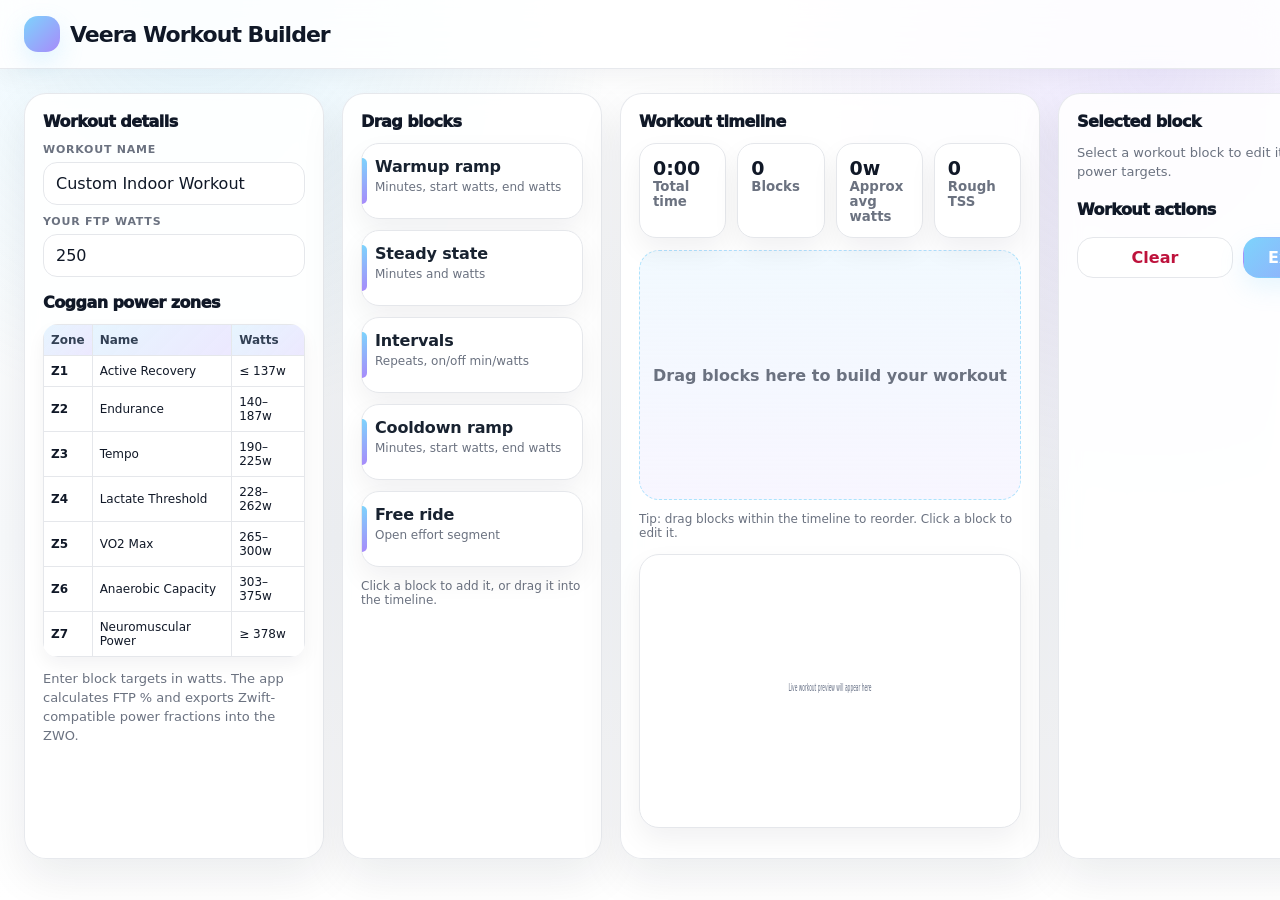
<file: workout-builder/index.html>
<!DOCTYPE html>
<html lang="en">
<head>
<meta charset="utf-8" />
<meta name="viewport" content="width=device-width, initial-scale=1" />
<title>Veera Workout Builder</title>
<style>
:root{
  --bg:#ffffff;
  --page:#f4f7fb;
  --panel:#ffffff;
  --panel2:#f8fafc;
  --ink:#101828;
  --text:#101828;
  --muted:#667085;
  --line:#e4e7ec;
  --line-strong:#cbd5e1;
  --orange:#fc6719;
  --orange2:#ff8a00;
  --blue:#05a9f5;
  --blue2:#0066ff;
  --aqua:#18d5c8;
  --green:#2dd36f;
  --yellow:#ffcf33;
  --danger:#ef4444;
  --shadow:0 18px 45px rgba(16,24,40,.10);
  --shadow-soft:0 8px 22px rgba(16,24,40,.08);
  --radius:22px;
}
*{box-sizing:border-box}
html{scroll-behavior:smooth}
body{
  margin:0;
  font-family:Inter,system-ui,-apple-system,Segoe UI,Roboto,Arial,sans-serif;
  background:
    radial-gradient(circle at 16% -5%, rgba(252,103,25,.16), transparent 30%),
    radial-gradient(circle at 92% 4%, rgba(5,169,245,.16), transparent 26%),
    linear-gradient(180deg,#fff 0%,#f4f7fb 42%,#eef4fb 100%);
  color:var(--text);
  min-height:100vh;
}
body:before{
  content:"";
  position:fixed;
  inset:0;
  pointer-events:none;
  background-image:linear-gradient(rgba(16,24,40,.035) 1px,transparent 1px),linear-gradient(90deg,rgba(16,24,40,.035) 1px,transparent 1px);
  background-size:42px 42px;
  mask-image:linear-gradient(to bottom,rgba(0,0,0,.6),transparent 70%);
}
header{
  position:sticky;
  top:0;
  z-index:20;
  background:rgba(255,255,255,.82);
  backdrop-filter:blur(18px);
  border-bottom:1px solid rgba(228,231,236,.9);
  padding:14px 18px;
  display:flex;
  gap:12px;
  align-items:center;
  justify-content:space-between;
  flex-wrap:wrap;
  box-shadow:0 6px 20px rgba(16,24,40,.06);
}
h1{
  margin:0;
  font-size:21px;
  letter-spacing:-.03em;
  display:flex;
  align-items:center;
  gap:10px;
}
h1:before{
  content:"";
  width:34px;
  height:34px;
  display:inline-block;
  border-radius:12px;
  background:linear-gradient(135deg,var(--orange),var(--blue));
  box-shadow:0 10px 20px rgba(252,103,25,.22);
}
.actions{display:flex;gap:10px;flex-wrap:wrap}
button,input,textarea,select{font:inherit}
button{
  border:1px solid var(--line);
  background:linear-gradient(180deg,#fff,#f8fafc);
  color:var(--ink);
  border-radius:14px;
  padding:10px 14px;
  cursor:pointer;
  font-weight:750;
  transition:transform .18s ease,box-shadow .18s ease,border-color .18s ease,background .18s ease,color .18s ease;
  box-shadow:0 4px 12px rgba(16,24,40,.06);
}
button:hover{
  transform:translateY(-2px);
  border-color:rgba(5,169,245,.55);
  box-shadow:0 12px 26px rgba(5,169,245,.16);
}
button:active{transform:translateY(0) scale(.98)}
button.primary{
  background:linear-gradient(135deg,var(--orange),var(--orange2));
  color:#fff;
  border-color:transparent;
  box-shadow:0 12px 26px rgba(252,103,25,.22);
}
button.primary:hover{box-shadow:0 16px 34px rgba(252,103,25,.32)}
button.danger,.danger{color:var(--danger)}
button.danger:hover{border-color:rgba(239,68,68,.38);box-shadow:0 12px 26px rgba(239,68,68,.12)}
.app{
  display:grid;
  grid-template-columns:280px 250px minmax(420px,1fr) 360px;
  gap:18px;
  padding:18px;
  max-width:1780px;
  margin:0 auto;
  align-items:stretch;
}
.card{
  height:100%;
  background:rgba(255,255,255,.92);
  border:1px solid rgba(228,231,236,.95);
  border-radius:var(--radius);
  box-shadow:var(--shadow);
  position:relative;
  overflow:hidden;
  animation:cardIn .38s ease both;
}
.card:before{
  content:"";
  position:absolute;
  inset:0 0 auto 0;
  height:5px;
  background:linear-gradient(90deg,var(--orange),var(--blue),var(--aqua));
  opacity:.92;
}
.card:hover{box-shadow:0 24px 58px rgba(16,24,40,.14);transform:translateY(-1px)}
.card{transition:transform .18s ease,box-shadow .18s ease,border-color .18s ease}
.card h2{
  font-size:15px;
  margin:0 0 12px;
  letter-spacing:-.01em;
  color:#182230;
}
.section{padding:18px}
.field{margin:10px 0}
.field label{
  display:block;
  color:var(--muted);
  font-size:12px;
  font-weight:750;
  margin:0 0 6px;
  text-transform:uppercase;
  letter-spacing:.04em;
}
.field input,.field textarea,.field select{
  width:100%;
  border:1px solid var(--line);
  background:#fff;
  color:var(--text);
  border-radius:14px;
  padding:11px 12px;
  transition:border-color .18s ease,box-shadow .18s ease,transform .18s ease;
  box-shadow:inset 0 1px 2px rgba(16,24,40,.04);
}
.field input:hover,.field textarea:hover,.field select:hover{border-color:#b9c6d8}
.field input:focus,.field textarea:focus,.field select:focus{
  outline:none;
  border-color:var(--blue);
  box-shadow:0 0 0 4px rgba(5,169,245,.12), inset 0 1px 2px rgba(16,24,40,.04);
}
.field textarea{min-height:72px;resize:vertical}
.palette{display:grid;gap:11px}
.block-template,.workout-block{
  border:1px solid var(--line);
  background:linear-gradient(180deg,#fff,#f7fbff);
  border-radius:17px;
  padding:13px;
  cursor:grab;
  user-select:none;
  box-shadow:var(--shadow-soft);
  transition:transform .18s ease,box-shadow .18s ease,border-color .18s ease,filter .18s ease;
  position:relative;
}
.block-template:before,.workout-block:before{
  content:"";
  position:absolute;
  left:0;
  top:14px;
  bottom:14px;
  width:5px;
  border-radius:0 999px 999px 0;
  background:linear-gradient(180deg,var(--orange),var(--blue));
}
.block-template:hover,.workout-block:hover{
  transform:translateY(-3px) scale(1.01);
  border-color:rgba(5,169,245,.46);
  box-shadow:0 18px 34px rgba(16,24,40,.14);
}
.block-template:active,.workout-block:active{cursor:grabbing;transform:scale(.99)}
.block-template strong,.workout-block strong{display:block;color:#182230;letter-spacing:-.01em}
.block-template span,.workout-block span{color:var(--muted);font-size:12px;line-height:1.35}
.timeline-wrap{min-height:520px}
.dropzone{
  min-height:250px;
  border:1.5px dashed #b7c4d5;
  border-radius:20px;
  padding:13px;
  background:linear-gradient(180deg,rgba(5,169,245,.06),rgba(252,103,25,.04));
  display:flex;
  align-items:flex-start;
  gap:10px;
  overflow:auto;
  transition:border-color .18s ease,background .18s ease,box-shadow .18s ease;
}
.dropzone:hover{border-color:var(--blue);box-shadow:inset 0 0 0 3px rgba(5,169,245,.08)}
.empty{margin:auto;color:var(--muted);text-align:center;font-weight:700}
.workout-block{
  min-width:122px;
  display:flex;
  flex-direction:column;
  justify-content:space-between;
  position:relative;
  animation:blockPop .22s ease both;
}
.workout-block.selected{
  outline:3px solid rgba(252,103,25,.28);
  border-color:var(--orange);
  box-shadow:0 18px 36px rgba(252,103,25,.20);
}
.workout-block .bar{
  height:90px;
  border-radius:13px;
  margin-top:9px;
  background:linear-gradient(180deg,rgba(5,169,245,.9),rgba(5,169,245,.16));
  border:1px solid rgba(5,169,245,.22);
  overflow:hidden;
}
.workout-block.warmup .bar{background:linear-gradient(180deg,rgba(45,211,111,.92),rgba(5,169,245,.18))}
.workout-block.cooldown .bar{background:linear-gradient(180deg,rgba(5,169,245,.18),rgba(45,211,111,.9))}
.workout-block.intervals .bar{background:repeating-linear-gradient(90deg,rgba(252,103,25,.92) 0 16px,rgba(5,169,245,.32) 16px 32px)}
.workout-block.freeride .bar{background:linear-gradient(135deg,rgba(252,103,25,.8),rgba(24,213,200,.35))}
.stats{display:grid;grid-template-columns:repeat(4,1fr);gap:11px;margin:12px 0}
.stat{
  background:linear-gradient(180deg,#fff,#f8fbff);
  border:1px solid var(--line);
  border-radius:17px;
  padding:13px;
  box-shadow:0 8px 18px rgba(16,24,40,.06);
  transition:transform .18s ease,box-shadow .18s ease;
}
.stat:hover{transform:translateY(-2px);box-shadow:0 16px 28px rgba(5,169,245,.12)}
.stat b{font-size:19px;color:#101828}
.stat small{display:block;color:var(--muted);font-weight:700}
pre{white-space:pre-wrap;word-break:break-word;background:#f8fafc;border:1px solid var(--line);border-radius:16px;padding:12px;max-height:250px;overflow:auto;color:#344054}
.row{display:grid;grid-template-columns:1fr 1fr;gap:10px}
.hint{color:var(--muted);font-size:13px;line-height:1.45}.mini{font-size:12px;color:var(--muted)}
.previewBox{
  margin:14px 0 12px;
  background:linear-gradient(180deg,#ffffff,#f7fbff);
  border:1px solid var(--line);
  border-radius:20px;
  padding:11px;
  overflow:hidden;
  box-shadow:inset 0 1px 0 rgba(255,255,255,.9),0 10px 22px rgba(16,24,40,.06);
}
.previewBox svg{width:100%;height:250px;display:block}.axisText{font-size:11px;fill:#667085}.previewLine{fill:none;stroke:#fc6719;stroke-width:4;filter:drop-shadow(0 3px 6px rgba(252,103,25,.22))}.previewFill{fill:rgba(5,169,245,.14)}.gridLine{stroke:#e4e7ec;stroke-width:1}.wattsPill{display:inline-block;border:1px solid rgba(5,169,245,.24);background:rgba(5,169,245,.08);border-radius:999px;padding:7px 10px;margin-top:6px;color:#175cd3;font-size:12px;font-weight:750}.toolbarLine{display:flex;gap:8px;align-items:end;flex-wrap:wrap}.toolbarLine .field{margin:0;min-width:135px;flex:1}.zoneTable{width:100%;border-collapse:separate;border-spacing:0;margin:10px 0 4px;font-size:12px;overflow:hidden;border-radius:15px;box-shadow:0 8px 18px rgba(16,24,40,.05)}.zoneTable th,.zoneTable td{border-right:1px solid var(--line);border-bottom:1px solid var(--line);padding:8px 7px;text-align:left}.zoneTable th:first-child,.zoneTable td:first-child{border-left:1px solid var(--line)}.zoneTable tr:first-child th{border-top:1px solid var(--line)}.zoneTable th{color:#344054;font-weight:800;background:linear-gradient(180deg,#fff4ed,#f8fbff)}.zoneTable td{background:#fff}.zoneTable tr:hover td{background:#f0f9ff}.savedList{display:grid;gap:9px;margin-top:10px}.savedItem{display:flex;gap:8px;align-items:center;justify-content:space-between;border:1px solid var(--line);background:linear-gradient(180deg,#fff,#f8fbff);border-radius:15px;padding:10px;box-shadow:0 8px 18px rgba(16,24,40,.06);transition:transform .18s ease,box-shadow .18s ease,border-color .18s ease}.savedItem:hover{transform:translateY(-2px);border-color:rgba(252,103,25,.36);box-shadow:0 16px 30px rgba(252,103,25,.12)}.savedItem span{font-size:12px;color:var(--muted);display:block}.savedItem strong{font-size:13px;color:#182230}.savedActions{display:flex;gap:6px}.savedActions button{padding:7px 9px;border-radius:10px;font-size:12px}.block-column{position:static}.block-template{min-height:76px}
@keyframes cardIn{from{opacity:0;transform:translateY(10px)}to{opacity:1;transform:translateY(0)}}
@keyframes blockPop{from{opacity:0;transform:translateY(8px) scale(.97)}to{opacity:1;transform:translateY(0) scale(1)}}
@media(max-width:1100px){.app{grid-template-columns:1fr}.dropzone{min-height:240px}.stats{grid-template-columns:repeat(2,1fr)}header{position:static}.card{height:auto}}


/* Veera visual refresh */
:root{
  --bg:#ffffff;
  --page:#f8fafc;
  --panel:#ffffff;
  --panel2:#f8fafc;
  --ink:#101827;
  --text:#101827;
  --muted:#6b7280;
  --line:#e5e7eb;
  --line-strong:#cbd5e1;
  --primary:#7dd3fc;
  --primary2:#bae6fd;
  --accent:#a78bfa;
  --accent2:#ddd6fe;
  --blue:#7dd3fc;
  --blue2:#e0f2fe;
  --aqua:#bae6fd;
  --green:#86efac;
  --yellow:#fcd34d;
  --danger:#fca5a5;
  --shadow:0 18px 45px rgba(15,23,42,.08);
  --shadow-soft:0 10px 25px rgba(125,211,252,.14);
  --radius:22px;
}
body{
  background:
    radial-gradient(circle at 15% 0%, rgba(125,211,252,.18), transparent 30%),
    radial-gradient(circle at 90% 8%, rgba(167,139,250,.18), transparent 32%),
    linear-gradient(180deg,#ffffff,#f8fafc 60%,#ffffff);
}
body:before{display:none}
header{
  position:sticky;
  top:0;
  background:rgba(255,255,255,.82);
  backdrop-filter:blur(16px);
  border-bottom:1px solid rgba(229,231,235,.9);
  box-shadow:0 8px 24px rgba(15,23,42,.05);
  padding:16px 24px;
}
h1{
  font-size:22px;
  letter-spacing:-.045em;
  color:var(--ink);
}
h1:before{
  width:36px;height:36px;border-radius:14px;
  background:linear-gradient(135deg,var(--primary),var(--accent));
  box-shadow:0 10px 25px rgba(125,211,252,.24);
}
button{
  border:1px solid var(--line);
  background:#fff;
  color:var(--ink);
  border-radius:16px;
  font-weight:900;
  box-shadow:none;
}
button:hover{
  border-color:rgba(125,211,252,.55);
  box-shadow:0 12px 26px rgba(125,211,252,.16);
}
button.primary{
  background:linear-gradient(135deg,var(--primary),var(--accent));
  color:#fff;
  box-shadow:0 10px 25px rgba(125,211,252,.18);
}
button.primary:hover{box-shadow:0 16px 34px rgba(167,139,250,.20)}
button.danger,.danger{color:#be123c}
button.danger:hover{border-color:rgba(252,165,165,.55);box-shadow:0 12px 26px rgba(252,165,165,.14)}
.app{
  grid-template-columns:300px 260px minmax(420px,1fr) 360px;
  gap:18px;
  padding:24px;
  max-width:1780px;
}
.card{
  background:rgba(255,255,255,.88);
  backdrop-filter:blur(10px);
  border:1px solid rgba(229,231,235,.9);
  box-shadow:var(--shadow);
}
.card:before{display:none}
.card h2{
  font-size:16px;
  color:var(--ink);
  font-weight:950;
  letter-spacing:-.035em;
}
.field label{
  color:var(--muted);
  font-weight:900;
  font-size:11px;
  letter-spacing:.07em;
}
.field input,.field textarea,.field select{
  border:1px solid var(--line);
  background:#fff;
  border-radius:14px;
  box-shadow:none;
}
.field input:focus,.field textarea:focus,.field select:focus{
  border-color:var(--blue);
  box-shadow:0 0 0 5px rgba(125,211,252,.18);
}
.block-template,.workout-block{
  background:#fff;
  border:1px solid var(--line);
  box-shadow:0 12px 28px rgba(15,23,42,.06);
  border-radius:18px;
}
.block-template::before,.workout-block::before{
  background:linear-gradient(180deg,var(--primary),var(--accent));
}
.block-template:hover,.workout-block:hover{
  border-color:rgba(125,211,252,.48);
  box-shadow:0 18px 34px rgba(15,23,42,.09);
}
.workout-block.selected{
  outline:3px solid rgba(167,139,250,.22);
  border-color:var(--accent);
  box-shadow:0 18px 36px rgba(167,139,250,.16);
}
.dropzone{
  border:1.5px dashed rgba(125,211,252,.58);
  background:linear-gradient(180deg,rgba(224,242,254,.44),rgba(221,214,254,.22));
}
.dropzone:hover{border-color:var(--accent);box-shadow:inset 0 0 0 3px rgba(167,139,250,.08)}
.stat,.previewBox,.savedItem{
  background:#fff;
  border:1px solid var(--line);
  box-shadow:0 12px 28px rgba(15,23,42,.06);
}
.stat b{color:var(--ink)}
.zoneTable th{background:linear-gradient(135deg,rgba(224,242,254,.8),rgba(221,214,254,.55));color:#334155}
.previewLine{stroke:#7dd3fc;filter:drop-shadow(0 3px 6px rgba(125,211,252,.24))}
.previewFill{fill:rgba(167,139,250,.12)}
.wattsPill{border-color:rgba(125,211,252,.32);background:rgba(224,242,254,.52);color:#0369a1}
.workout-block .bar{background:linear-gradient(180deg,rgba(125,211,252,.88),rgba(125,211,252,.16));border-color:rgba(125,211,252,.24)}
.workout-block.warmup .bar{background:linear-gradient(180deg,rgba(134,239,172,.78),rgba(125,211,252,.18))}
.workout-block.cooldown .bar{background:linear-gradient(180deg,rgba(125,211,252,.18),rgba(134,239,172,.72))}
.workout-block.intervals .bar{background:repeating-linear-gradient(90deg,rgba(167,139,250,.82) 0 16px,rgba(125,211,252,.34) 16px 32px)}
.workout-block.freeride .bar{background:linear-gradient(135deg,rgba(167,139,250,.70),rgba(125,211,252,.35))}
.savedList{display:none}
.builder-actions-card{margin-top:18px;display:grid;grid-template-columns:1fr 1fr;gap:10px}
.builder-actions-card button{width:100%}
</style>
</head>
<body>
<header>
  <h1>Veera Workout Builder</h1>
  <div class="actions">
    
  </div>
</header>
<div class="app">
  <aside class="card section">
    <h2>Workout details</h2>
    <div class="field"><label>Workout name</label><input id="wName" value="Custom Indoor Workout"></div>
    <div class="field"><label>Your FTP watts</label><input id="ftp" type="number" min="1" value="250"></div>
    <h2 style="margin-top:16px">Coggan power zones</h2>
    <div id="zoneTableWrap"></div>
    <p class="hint">Enter block targets in watts. The app calculates FTP % and exports Zwift-compatible power fractions into the ZWO.</p>
  </aside>

  <aside class="card section block-column">
    <h2>Drag blocks</h2>
    <div class="palette" id="palette">
      <div class="block-template" draggable="true" data-type="warmup"><strong>Warmup ramp</strong><span>Minutes, start watts, end watts</span></div>
      <div class="block-template" draggable="true" data-type="steady"><strong>Steady state</strong><span>Minutes and watts</span></div>
      <div class="block-template" draggable="true" data-type="intervals"><strong>Intervals</strong><span>Repeats, on/off min/watts</span></div>
      <div class="block-template" draggable="true" data-type="cooldown"><strong>Cooldown ramp</strong><span>Minutes, start watts, end watts</span></div>
      <div class="block-template" draggable="true" data-type="freeride"><strong>Free ride</strong><span>Open effort segment</span></div>
    </div>
    <p class="mini" style="margin-top:12px">Click a block to add it, or drag it into the timeline.</p>
  </aside>

  <main class="card section timeline-wrap">
    <h2>Workout timeline</h2>
    <div class="stats"><div class="stat"><b id="statTime">0:00</b><small>Total time</small></div><div class="stat"><b id="statBlocks">0</b><small>Blocks</small></div><div class="stat"><b id="statAvg">0w</b><small>Approx avg watts</small></div><div class="stat"><b id="statTss">0</b><small>Rough TSS</small></div></div>
<div class="dropzone" id="timeline"><div class="empty">Drag blocks here to build your workout</div></div>
<p class="mini">Tip: drag blocks within the timeline to reorder. Click a block to edit it.</p>
<div class="previewBox"><svg id="workoutPreview" viewBox="0 0 900 250" preserveAspectRatio="none" role="img" aria-label="Workout preview graph"></svg></div>
  </main>

  <aside class="card section">
    <h2>Selected block</h2>
    <div id="editor"><p class="hint">Select a workout block to edit its duration and power targets.</p></div>
    <h2 style="margin-top:18px">Workout actions</h2>
    <div class="builder-actions-card"><button id="clearBtn" class="danger">Clear</button><button id="exportBtn" class="primary">Export .zwo</button></div>
  </aside>
</div>
<script>
const defaults={warmup:{type:'warmup',name:'Warmup',durationMin:10,powerLowW:125,powerHighW:188},steady:{type:'steady',name:'Steady',durationMin:20,powerW:188},intervals:{type:'intervals',name:'Intervals',repeat:5,onDurationMin:3,offDurationMin:2,onPowerW:263,offPowerW:138},cooldown:{type:'cooldown',name:'Cooldown',durationMin:8,powerLowW:188,powerHighW:113},freeride:{type:'freeride',name:'Free Ride',durationMin:5,powerW:163}};
let blocks=[];let selected=null;let dragIndex=null;
const STORAGE_KEY='zwoWorkoutBuilder.savedWorkouts.v1';
const cogganZones=[
  ['Z1','Active Recovery',0,55],['Z2','Endurance',56,75],['Z3','Tempo',76,90],['Z4','Lactate Threshold',91,105],['Z5','VO2 Max',106,120],['Z6','Anaerobic Capacity',121,150],['Z7','Neuromuscular Power',151,null]
];
const $=id=>document.getElementById(id); const esc=s=>String(s).replace(/[<>&"']/g,m=>({'<':'&lt;','>':'&gt;','&':'&amp;','"':'&quot;',"'":'&apos;'}[m]));
function uid(){return 'id_'+Date.now().toString(36)+'_'+Math.random().toString(36).slice(2,10)}
function ftp(){return Math.max(1,Number($('ftp').value)||1)}
function minToSec(m){return Math.round((Number(m)||0)*60)}
function secsToText(s){s=Number(s)||0;let h=Math.floor(s/3600),m=Math.floor((s%3600)/60),sec=Math.round(s%60);return h?`${h}:${String(m).padStart(2,'0')}:${String(sec).padStart(2,'0')}`:`${m}:${String(sec).padStart(2,'0')}`}
function wToPct(w){return Math.round((Number(w)||0)/ftp()*100)}
function zpowFromW(w){return ((Number(w)||0)/ftp()).toFixed(3).replace(/0+$/,'').replace(/\.$/,'')}
function zoneWatts(low,high){const f=ftp(); if(low===0) return `≤ ${Math.floor(f*high/100)}w`; if(high===null) return `≥ ${Math.ceil(f*low/100)}w`; return `${Math.ceil(f*low/100)}–${Math.floor(f*high/100)}w`}
function cogganZoneForWatts(w){
  const pct = wToPct(w);
  const zones = [
    { name:'Active Recovery', low:0, high:55 },
    { name:'Endurance', low:56, high:75 },
    { name:'Tempo', low:76, high:90 },
    { name:'Lactate Threshold', low:91, high:105 },
    { name:'VO2 Max', low:106, high:120 },
    { name:'Anaerobic Capacity', low:121, high:150 },
    { name:'Neuromuscular Power', low:151, high:null }
  ];
  const zone = zones.find(z => pct >= z.low && (z.high === null || pct <= z.high)) || zones[0];

  let band = 'Mid';
  if(zone.high !== null){
    const range = zone.high - zone.low;
    const pos = range <= 0 ? 0.5 : (pct - zone.low) / range;
    if(pos < 0.34) band = 'Low';
    else if(pos > 0.66) band = 'High';
  }else{
    if(pct <= 165) band = 'Low';
    else if(pct <= 185) band = 'Mid';
    else band = 'High';
  }

  return `${zone.name} (${band}) at ${pct}% FTP`;
}
function renderZones(){const rows=cogganZones.map(z=>`<tr><td><strong>${z[0]}</strong></td><td>${z[1]}</td><td>${zoneWatts(z[2],z[3])}</td></tr>`).join('');$('zoneTableWrap').innerHTML=`<table class="zoneTable"><thead><tr><th>Zone</th><th>Name</th><th>Watts</th></tr></thead><tbody>${rows}</tbody></table>`}
function addBlock(type){blocks.push({...defaults[type],id:uid()});selected=blocks.length-1;render()}
function blockDuration(b){return b.type==='intervals'?b.repeat*minToSec(b.onDurationMin)+Math.max(0,b.repeat-1)*minToSec(b.offDurationMin):minToSec(b.durationMin)}
function blockAvgWatts(b){if(b.type==='intervals'){const on=minToSec(b.onDurationMin)*b.repeat;const off=minToSec(b.offDurationMin)*Math.max(0,b.repeat-1);return ((on*b.onPowerW+off*b.offPowerW)/(on+off||1));} if(b.type==='warmup'||b.type==='cooldown')return (Number(b.powerLowW)+Number(b.powerHighW))/2; return Number(b.powerW||0)}
function render(){renderZones();const tl=$('timeline');tl.innerHTML=''; if(!blocks.length){tl.innerHTML='<div class="empty">Drag blocks here to build your workout</div>'}
blocks.forEach((b,i)=>{const el=document.createElement('div');el.className=`workout-block ${b.type} ${selected===i?'selected':''}`;el.draggable=true;el.dataset.index=i;el.innerHTML=`<strong>${esc(b.name)}</strong><span>${label(b)}</span><div class="bar" style="height:${Math.max(46,Math.min(160,blockAvgWatts(b)/ftp()*125))}px"></div><span>${secsToText(blockDuration(b))}</span>`;el.onclick=()=>{selected=i;render()};el.addEventListener('dragstart',e=>{dragIndex=i;e.dataTransfer.setData('text/plain','move')});el.addEventListener('dragover',e=>e.preventDefault());el.addEventListener('drop',e=>{e.preventDefault();if(dragIndex===null||dragIndex===i)return;const [m]=blocks.splice(dragIndex,1);blocks.splice(i,0,m);selected=i;dragIndex=null;render()});tl.appendChild(el)}); renderStats();renderEditor();renderGraph();}
function label(b){if(b.type==='intervals')return `${b.repeat}x ${b.onDurationMin}min @ ${b.onPowerW}w (${wToPct(b.onPowerW)}%) / ${b.offDurationMin}min @ ${b.offPowerW}w (${wToPct(b.offPowerW)}%)`; if(b.type==='warmup'||b.type==='cooldown')return `${b.powerLowW}w → ${b.powerHighW}w (${wToPct(b.powerLowW)}% → ${wToPct(b.powerHighW)}%)`; if(b.type==='freeride')return `Free ride ${b.powerW}w (${wToPct(b.powerW)}%)`; return `${b.powerW}w (${wToPct(b.powerW)}% FTP)`}
function renderStats(){const total=blocks.reduce((a,b)=>a+blockDuration(b),0);const weighted=blocks.reduce((a,b)=>a+blockDuration(b)*blockAvgWatts(b),0);const avg=total?weighted/total:0;const ifactor=avg/ftp();const tss=Math.round(total/3600*Math.pow(ifactor,2)*100);$('statTime').textContent=secsToText(total);$('statBlocks').textContent=blocks.length;$('statAvg').textContent=Math.round(avg)+'w';$('statTss').textContent=tss}
function renderEditor(){const ed=$('editor');if(selected===null||!blocks[selected]){ed.innerHTML='<p class="hint">Select a workout block to edit its duration and power targets.</p>';return} const b=blocks[selected];let html=`<div class="field"><label>Block name</label><input data-k="name" value="${esc(b.name)}"></div>`;
if(b.type==='intervals'){html+=`<div class="row"><div class="field"><label>Repeats</label><input type="number" min="1" step="1" data-k="repeat" value="${b.repeat}"></div><div class="field"><label>On duration minutes</label><input type="number" min="0" step="0.25" data-k="onDurationMin" value="${b.onDurationMin}"></div></div><div class="row"><div class="field"><label>On watts</label><input type="number" min="0" step="1" data-k="onPowerW" value="${b.onPowerW}"></div><div class="field"><label>Off duration minutes</label><input type="number" min="0" step="0.25" data-k="offDurationMin" value="${b.offDurationMin}"></div></div><div class="field"><label>Off watts</label><input type="number" min="0" step="1" data-k="offPowerW" value="${b.offPowerW}"></div><span class="wattsPill">On: ${cogganZoneForWatts(b.onPowerW)}<br>Off: ${cogganZoneForWatts(b.offPowerW)}</span>`}
else{html+=`<div class="field"><label>Duration minutes</label><input type="number" min="0" step="0.25" data-k="durationMin" value="${b.durationMin}"></div>`; if(b.type==='warmup'||b.type==='cooldown') html+=`<div class="row"><div class="field"><label>Start watts</label><input type="number" min="0" step="1" data-k="powerLowW" value="${b.powerLowW}"></div><div class="field"><label>End watts</label><input type="number" min="0" step="1" data-k="powerHighW" value="${b.powerHighW}"></div></div><span class="wattsPill">${cogganZoneForWatts(b.powerHighW)}</span>`; else html+=`<div class="field"><label>Watts</label><input type="number" min="0" step="1" data-k="powerW" value="${b.powerW}"></div><span class="wattsPill">${cogganZoneForWatts(b.powerW)}</span>`}
html+=`<p class="mini">ZWO stores power as a fraction of FTP. Watts are converted using your FTP above.</p><button id="dupBtn">Duplicate</button> <button id="delBtn" class="danger">Delete</button>`; ed.innerHTML=html; ed.querySelectorAll('input').forEach(inp=>{
  const applyValue=()=>{
    const k=inp.dataset.k;
    if(inp.type==='number'){
      if(inp.value==='') return;
      b[k]=Number(inp.value);
    }else{
      b[k]=inp.value;
    }
  };

  const commit=()=>{
    applyValue();
    render();
  };

  inp.oninput=()=>{
    applyValue();
    renderStats();
    renderGraph();
  };

  inp.onchange=commit;
  inp.onblur=commit;

  if(inp.type==='number'){
    inp.addEventListener('wheel', e=>{
      if(document.activeElement !== inp) return;

      e.preventDefault();

      const k = inp.dataset.k || '';
      const isMinuteField = k.toLowerCase().includes('duration') || k.toLowerCase().includes('min');
      const step = isMinuteField ? 1 : (Number(inp.step) || 1);
      const min = inp.min === '' ? -Infinity : Number(inp.min);
      const max = inp.max === '' ? Infinity : Number(inp.max);

      let value = inp.value === '' ? 0 : Number(inp.value);
      value += e.deltaY < 0 ? step : -step;
      value = Math.min(max, Math.max(min, value));

      inp.value = Number(value.toFixed(4));
      applyValue();
      renderStats();
      renderGraph();
    }, { passive:false });
  }
});$('delBtn').onclick=()=>{blocks.splice(selected,1);selected=null;render()};$('dupBtn').onclick=()=>{blocks.splice(selected+1,0,{...b,id:uid()});selected++;render()};}
function workoutPoints(){let pts=[];let t=0;for(const b of blocks){if(b.type==='warmup'||b.type==='cooldown'){const d=blockDuration(b);pts.push([t,b.powerLowW]);t+=d;pts.push([t,b.powerHighW]);}else if(b.type==='intervals'){for(let r=0;r<b.repeat;r++){pts.push([t,b.onPowerW]);t+=minToSec(b.onDurationMin);pts.push([t,b.onPowerW]);if(r<b.repeat-1){pts.push([t,b.offPowerW]);t+=minToSec(b.offDurationMin);pts.push([t,b.offPowerW]);}}}else{const d=blockDuration(b);pts.push([t,b.powerW]);t+=d;pts.push([t,b.powerW]);}}return pts}
function renderGraph(){const svg=$('workoutPreview');const W=900,H=250,padL=44,padR=14,padT=14,padB=28;svg.innerHTML='';if(!blocks.length){svg.innerHTML=`<text x="450" y="125" text-anchor="middle" class="axisText">Live workout preview will appear here</text>`;return}const pts=workoutPoints();const total=Math.max(1,pts[pts.length-1][0]);const maxW=Math.max(ftp()*1.2,...pts.map(p=>p[1]))||ftp();const x=t=>padL+(t/total)*(W-padL-padR);const y=w=>H-padB-(w/maxW)*(H-padT-padB);for(let i=0;i<=4;i++){const yy=padT+i*(H-padT-padB)/4;svg.insertAdjacentHTML('beforeend',`<line x1="${padL}" y1="${yy}" x2="${W-padR}" y2="${yy}" class="gridLine"/>`)}for(let i=0;i<=4;i++){const val=Math.round(maxW*(1-i/4));const yy=padT+i*(H-padT-padB)/4;svg.insertAdjacentHTML('beforeend',`<text x="6" y="${yy+4}" class="axisText">${val}w</text>`)}let d=`M ${x(0)} ${H-padB} `+pts.map((p,i)=>`${i?'L':'L'} ${x(p[0])} ${y(p[1])}`).join(' ')+` L ${x(total)} ${H-padB} Z`;let line=pts.map((p,i)=>`${i?'L':'M'} ${x(p[0])} ${y(p[1])}`).join(' ');svg.insertAdjacentHTML('beforeend',`<path d="${d}" class="previewFill"/><path d="${line}" class="previewLine"/><line x1="${padL}" y1="${H-padB}" x2="${W-padR}" y2="${H-padB}" class="gridLine"/><text x="${padL}" y="${H-8}" class="axisText">0:00</text><text x="${W-padR-64}" y="${H-8}" class="axisText">${secsToText(total)}</text>`)}
function buildZwo(){let body=blocks.map(b=>{if(b.type==='warmup')return `    <Warmup Duration="${minToSec(b.durationMin)}" PowerLow="${zpowFromW(b.powerLowW)}" PowerHigh="${zpowFromW(b.powerHighW)}"/>`;if(b.type==='cooldown')return `    <Cooldown Duration="${minToSec(b.durationMin)}" PowerLow="${zpowFromW(b.powerLowW)}" PowerHigh="${zpowFromW(b.powerHighW)}"/>`;if(b.type==='intervals'){let parts=[];for(let r=0;r<b.repeat;r++){parts.push(`    <SteadyState Duration="${minToSec(b.onDurationMin)}" Power="${zpowFromW(b.onPowerW)}"/>`);if(r<b.repeat-1)parts.push(`    <SteadyState Duration="${minToSec(b.offDurationMin)}" Power="${zpowFromW(b.offPowerW)}"/>`);}return parts.join('\n');}if(b.type==='freeride')return `    <FreeRide Duration="${minToSec(b.durationMin)}" FlatRoad="1" Power="${zpowFromW(b.powerW)}"/>`;return `    <SteadyState Duration="${minToSec(b.durationMin)}" Power="${zpowFromW(b.powerW)}"/>`;}).join('\n');
return `<?xml version="1.0" encoding="UTF-8"?>\n<workout_file>\n  <name>${esc($('wName').value)}</name>\n  <sportType>bike</sportType>\n  <workout>\n${body}\n  </workout>\n</workout_file>`}

function exportFile(){const xml=buildZwo();const safe=($('wName').value||'workout').toLowerCase().replace(/[^a-z0-9]+/g,'-').replace(/(^-|-$)/g,'')||'workout';const blob=new Blob([xml],{type:'application/xml'});const a=document.createElement('a');a.href=URL.createObjectURL(blob);a.download=safe+'.zwo';a.click();URL.revokeObjectURL(a.href)}
document.querySelectorAll('.block-template').forEach(el=>{el.addEventListener('dragstart',e=>e.dataTransfer.setData('type',el.dataset.type));el.addEventListener('click',()=>addBlock(el.dataset.type))});
$('timeline').addEventListener('dragover',e=>e.preventDefault());$('timeline').addEventListener('drop',e=>{e.preventDefault();const type=e.dataTransfer.getData('type');if(type)addBlock(type)});
['wName','ftp'].forEach(id=>$(id).addEventListener('input',render));$('exportBtn').onclick=exportFile;$('clearBtn').onclick=()=>{blocks=[];selected=null;render()};render();
</script>
</body>
</html>
</file>
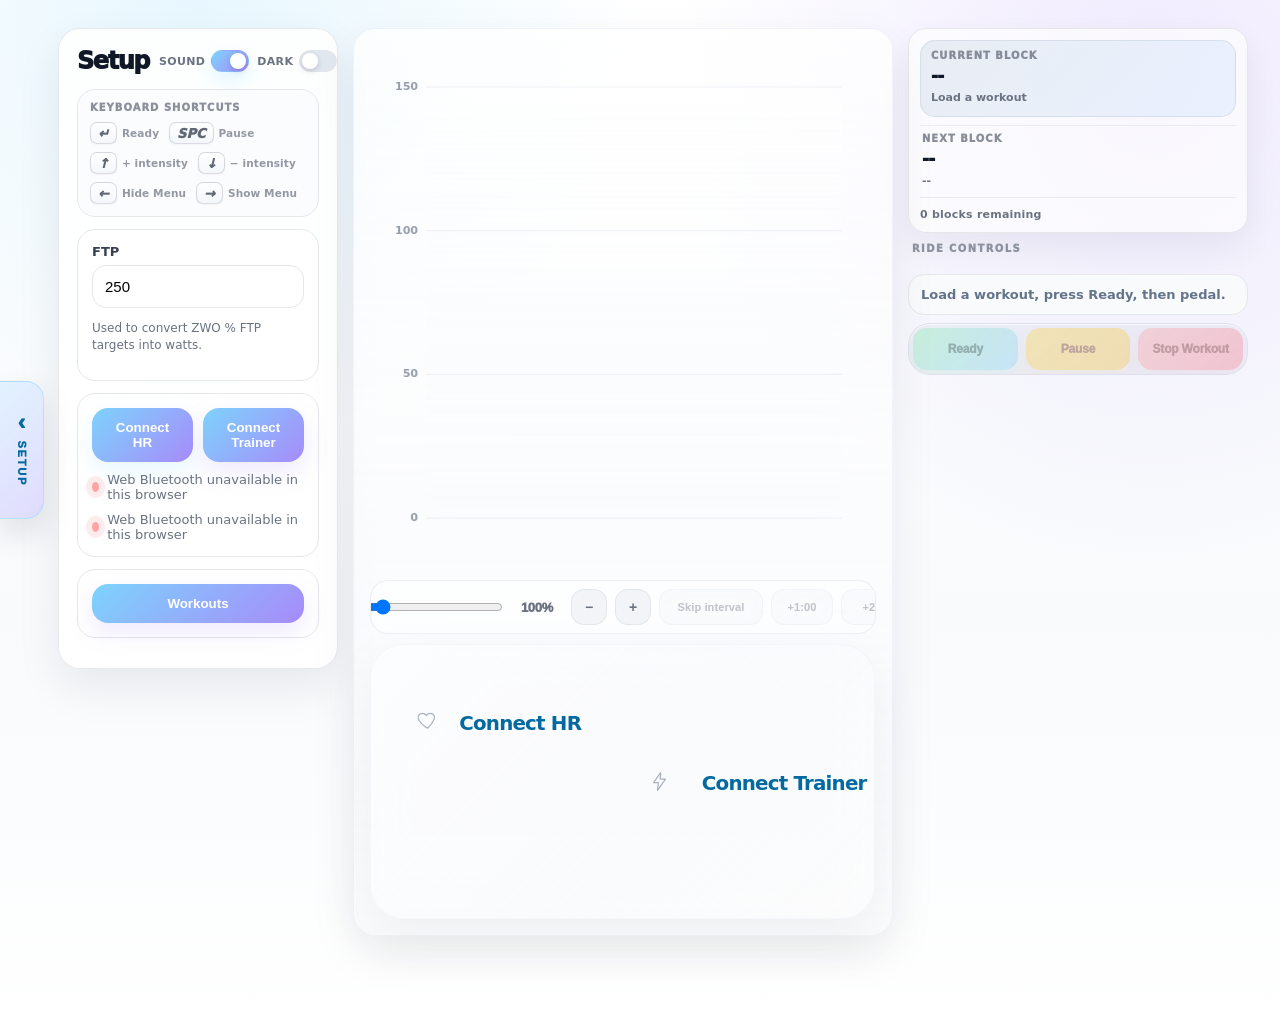
<file: indoor_trainer_workout_player_phase13_55_reduced_slider_width.html>
<!DOCTYPE html>
<html lang="en">
<head>
<meta charset="UTF-8" />
<meta name="viewport" content="width=device-width, initial-scale=1.0"/>
<title>Indoor Trainer Workout Player - Phase 13.11 Detached HUD</title>
<style>
:root{
  --bg:#ffffff;
  --panel:#ffffff;
  --ink:#101827;
  --muted:#6b7280;
  --line:#e5e7eb;
  --soft:#f8fafc;
  --primary:#7dd3fc;
  --primary2:#bae6fd;
  --accent:#a78bfa;
  --accent2:#ddd6fe;
  --blue:#7dd3fc;
  --blue2:#e0f2fe;
  --green:#86efac;
  --red:#fca5a5;
  --amber:#fcd34d;
  --shadow:0 18px 45px rgba(15,23,42,.08);
  --shadow2:0 10px 25px rgba(125,211,252,.18);
  --radius:22px;
}
body.dark{
  --bg:#0f172a;
  --panel:#111827;
  --ink:#e5eefb;
  --muted:#94a3b8;
  --line:#263244;
  --soft:#182235;
  --primary:#38bdf8;
  --primary2:#075985;
  --accent:#c4b5fd;
  --accent2:#4c1d95;
  --blue:#38bdf8;
  --blue2:#132a3a;
  --green:#4ade80;
  --red:#fb7185;
  --amber:#fbbf24;
  --shadow:0 18px 45px rgba(0,0,0,.28);
  --shadow2:0 10px 25px rgba(56,189,248,.18);
}
*{box-sizing:border-box}
body{
  margin:0;
  font-family:Inter,ui-sans-serif,system-ui,-apple-system,BlinkMacSystemFont,"Segoe UI",Arial,sans-serif;
  color:var(--ink);
  background:
    radial-gradient(circle at 15% 0%, color-mix(in srgb, var(--primary) 18%, transparent), transparent 30%),
    radial-gradient(circle at 90% 8%, color-mix(in srgb, var(--accent) 18%, transparent), transparent 32%),
    linear-gradient(180deg,var(--bg),var(--soft) 60%,var(--bg));
  min-height:100vh;
}
header{padding:24px}
.hero{
  max-width:1280px;
  margin:0 auto;
  background:linear-gradient(135deg,#111827,#182235 60%,#0f172a);
  color:#fff;
  border-radius:30px;
  padding:26px;
  box-shadow:var(--shadow);
  position:relative;
  overflow:hidden;
}
.hero:after{
  content:"";
  position:absolute;
  width:300px;height:300px;border-radius:50%;
  right:-90px;top:-100px;
  background:radial-gradient(circle,rgba(252,82,0,.65),transparent 62%);
}
.hero h1{margin:0;font-size:32px;letter-spacing:-.04em}
.hero p{max-width:820px;color:#cbd5e1;line-height:1.5;margin:8px 0 0}
.badges{display:flex;gap:10px;flex-wrap:wrap;margin-top:16px}
.badge{
  padding:8px 12px;border-radius:999px;
  background:rgba(255,255,255,.10);
  border:1px solid rgba(255,255,255,.16);
  font-size:13px;
}
.app{
  max-width:1280px;
  margin:0 auto;
  padding:0 24px 32px;
  display:grid;
  grid-template-columns:330px 1fr;
  gap:18px;
}
.panel{
  background:rgba(255,255,255,.88);
  backdrop-filter:blur(10px);
  border:1px solid rgba(229,231,235,.9);
  border-radius:var(--radius);
  padding:18px;
  box-shadow:var(--shadow);
  align-self:start;
}
.panel h2{
  margin:0 0 14px;
  font-size:18px;
  letter-spacing:-.03em;
}
.card{
  border:1px solid var(--line);
  border-radius:18px;
  padding:14px;
  background:#fff;
  margin-bottom:12px;
  transition:transform .18s ease, box-shadow .18s ease, border-color .18s ease;
}
.card:hover{
  transform:translateY(-2px);
  box-shadow:0 14px 28px rgba(15,23,42,.08);
  border-color:color-mix(in srgb, var(--primary) 38%, transparent);
}
label{font-size:13px;font-weight:800;color:#374151;display:block;margin-bottom:6px}
input{
  width:100%;
  border:1px solid var(--line);
  border-radius:14px;
  padding:12px;
  font-size:15px;
  outline:none;
  transition:border .15s ease, box-shadow .15s ease;
}
input:focus{
  border-color:var(--blue);
  box-shadow:0 0 0 5px color-mix(in srgb, var(--primary) 18%, transparent);
}
button,.file-label{
  appearance:none;
  border:0;
  border-radius:16px;
  padding:12px 14px;
  font-weight:900;
  cursor:pointer;
  background:linear-gradient(135deg,var(--primary),var(--accent));
  color:#fff;
  box-shadow:var(--shadow2);
  transition:transform .15s ease, filter .15s ease, box-shadow .15s ease;
  display:inline-flex;
  justify-content:center;
  align-items:center;
  gap:8px;
  width:100%;
}
button:hover,.file-label:hover{transform:translateY(-2px);filter:saturate(1.08)}
button:active,.file-label:active{transform:translateY(0)}
button.secondary{
  background:linear-gradient(135deg,var(--primary),var(--accent));
  box-shadow:0 10px 25px color-mix(in srgb, var(--accent) 18%, transparent);
}
button.ghost{
  background:#fff;
  color:var(--ink);
  border:1px solid var(--line);
  box-shadow:none;
}
button.danger{
  background:linear-gradient(135deg,var(--red),var(--accent));
}
button.green{
  background:linear-gradient(135deg,var(--green),var(--primary));
  box-shadow:0 10px 25px rgba(22,163,74,.18);
}
button:disabled{
  opacity:.45;
  cursor:not-allowed;
  transform:none;
  filter:none;
}
input[type=file]{display:none}
.status{
  display:flex;
  align-items:center;
  gap:8px;
  color:var(--muted);
  font-size:13px;
  margin-top:10px;
}
.dot{
  width:10px;height:10px;border-radius:50%;
  background:#cbd5e1;
}
.dot.ok{background:var(--green);box-shadow:0 0 0 6px rgba(22,163,74,.12)}
.dot.bad{background:var(--red);box-shadow:0 0 0 6px rgba(239,68,68,.10)}
.dot.warn{background:var(--amber);box-shadow:0 0 0 6px rgba(245,158,11,.12)}
.grid{
  display:grid;
  grid-template-columns:repeat(4,1fr);
  gap:14px;
  margin-bottom:18px;
}
.metric{
  background:#fff;
  border:1px solid var(--line);
  border-radius:24px;
  padding:18px;
  box-shadow:0 12px 28px rgba(15,23,42,.06);
  min-height:132px;
  position:relative;
  overflow:hidden;
}
.metric:after{display:none !important;}
.metric .label{
  color:var(--muted);
  font-size:13px;
  font-weight:800;
  text-transform:uppercase;
  letter-spacing:.06em;
}
.metric .value{
  font-size:42px;
  font-weight:950;
  letter-spacing:-.05em;
  margin-top:12px;
  position:relative;
  z-index:1;
}
.metric .unit{
  font-size:15px;
  color:var(--muted);
  margin-left:4px;
}
.main{align-self:start}
.player{
  display:grid;
  grid-template-columns:minmax(0,1fr) 340px;
  gap:18px;
}
.timeline,.target-card,.interval-card{
  background:#fff;
  border:1px solid var(--line);
  border-radius:var(--radius);
  padding:16px;
  box-shadow:var(--shadow);
}
canvas{
  width:100%;
  height:300px;
  border-radius:18px;
  background:linear-gradient(180deg,#f8fafc,#fff);
  border:1px solid var(--line);
}
.controls{
  display:grid;
  grid-template-columns:repeat(3,1fr);
  gap:10px;
  margin-top:14px;
}
.mini-controls{
  display:grid;
  grid-template-columns:1fr 1fr 1fr;
  gap:10px;
  margin-top:10px;
}
.side-stack{
  display:grid;
  gap:18px;
}
.target-card{
  background:#0f172a;
  color:#fff;
  position:relative;
  overflow:hidden;
}
.target-card:after{
  content:"";
  position:absolute;
  width:220px;height:220px;border-radius:50%;
  right:-100px;top:-100px;
  background:radial-gradient(circle,rgba(252,82,0,.48),transparent 65%);
}
.target-card h2{margin:0 0 12px;position:relative;z-index:1}
.big-target{
  font-size:58px;
  font-weight:950;
  letter-spacing:-.06em;
  color:#fff;
  position:relative;
  z-index:1;
}
.subtle{color:#94a3b8;font-size:13px;line-height:1.5;position:relative;z-index:1}
.feedback{
  margin-top:12px;
  padding:12px;
  border-radius:16px;
  background:rgba(255,255,255,.08);
  border:1px solid rgba(255,255,255,.10);
  position:relative;
  z-index:1;
}
.feedback strong{display:block;font-size:15px;margin-bottom:4px}
.progress-wrap{
  background:#e5e7eb;
  height:14px;
  border-radius:999px;
  overflow:hidden;
  margin:12px 0 6px;
}
.progress{
  height:100%;
  width:0%;
  border-radius:999px;
  background:linear-gradient(90deg,var(--primary),var(--accent));
  transition:width .25s linear;
}
.block-list{
  max-height:310px;
  overflow:auto;
  padding-right:4px;
}
.block-row{
  display:flex;
  justify-content:space-between;
  gap:10px;
  border-bottom:1px solid var(--line);
  padding:10px 0;
  font-size:14px;
}
.block-row.active{
  color:var(--orange);
  font-weight:900;
}
.block-row span:last-child{color:var(--muted);text-align:right}
.block-row.active span:last-child{color:var(--orange)}
.drop-zone{
  border:2px dashed color-mix(in srgb, var(--primary) 45%, transparent);
  background:#f0f9ff;
  border-radius:18px;
  padding:16px;
  text-align:center;
  color:#0369a1;
  font-weight:900;
  transition:background .15s ease, transform .15s ease;
  margin-bottom:12px;
}
.drop-zone.dragover{
  background:#dff3ff;
  transform:scale(1.01);
}
.notice{
  background:#fff7ed;
  border:1px solid #fed7aa;
  color:#9a3412;
  padding:12px;
  border-radius:16px;
  font-size:13px;
  line-height:1.45;
}
.small{
  font-size:12px;
  color:var(--muted);
  line-height:1.4;
}
.kv{
  display:grid;
  grid-template-columns:1fr auto;
  gap:8px;
  font-size:14px;
  padding:8px 0;
  border-bottom:1px solid var(--line);
}
.kv:last-child{border-bottom:0}
.kv span:last-child{font-weight:900}

.log{
  background:#0f172a;
  color:#cbd5e1;
  border-radius:16px;
  padding:12px;
  font-family:ui-monospace,SFMono-Regular,Menlo,monospace;
  font-size:12px;
  line-height:1.45;
  max-height:180px;
  overflow:auto;
  white-space:pre-wrap;
}
.erg-row{
  display:grid;
  grid-template-columns:1fr 1fr;
  gap:10px;
}
.erg-grid{
  display:grid;
  grid-template-columns:1fr 1fr;
  gap:10px;
}
.auto-erg-banner{
  margin-top:12px;
  padding:12px;
  border-radius:16px;
  background:#ecfdf5;
  border:1px solid #bbf7d0;
  color:#166534;
  font-size:13px;
  font-weight:800;
}
.auto-erg-banner.off{
  background:#f8fafc;
  border-color:#e5e7eb;
  color:#64748b;
}
.recording-panel{
  background:#fff;
  border:1px solid var(--line);
  border-radius:var(--radius);
  padding:16px;
  box-shadow:var(--shadow);
  margin-top:18px;
}
.rec-dot{
  display:inline-block;
  width:10px;
  height:10px;
  border-radius:999px;
  background:#cbd5e1;
  margin-right:8px;
}
.rec-dot.on{
  background:#ef4444;
  box-shadow:0 0 0 6px rgba(239,68,68,.12);
  animation:pulseRec 1.2s infinite;
}
@keyframes pulseRec{
  0%{transform:scale(1)}
  50%{transform:scale(1.25)}
  100%{transform:scale(1)}
}
.ready-banner{
  margin-top:12px;
  padding:12px;
  border-radius:16px;
  background:#f8fafc;
  border:1px solid var(--line);
  color:#64748b;
  font-size:13px;
  font-weight:800;
}
.ready-banner.on{
  background:#eff6ff;
  border-color:#bfdbfe;
  color:#1d4ed8;
  animation:softPulse 1.6s infinite;
}
@keyframes softPulse{
  0%{box-shadow:0 0 0 0 color-mix(in srgb, var(--accent) 18%, transparent)}
  70%{box-shadow:0 0 0 10px transparent}
  100%{box-shadow:0 0 0 0 transparent}
}

.record-grid{
  display:grid;
  grid-template-columns:repeat(4,1fr);
  gap:10px;
  margin-top:12px;
}
.record-stat{
  background:#f8fafc;
  border:1px solid var(--line);
  border-radius:16px;
  padding:10px;
}
.record-stat span{
  display:block;
  color:var(--muted);
  font-size:12px;
  font-weight:800;
  text-transform:uppercase;
  letter-spacing:.04em;
}
.record-stat strong{
  display:block;
  margin-top:4px;
  font-size:20px;
}




.ride-hero{
  background:#0f172a;
  color:#fff;
  border-radius:30px;
  padding:22px;
  box-shadow:var(--shadow);
  margin-bottom:18px;
  position:relative;
  overflow:hidden;
}
.ride-hero:after{
  content:"";
  position:absolute;
  width:260px;height:260px;border-radius:999px;
  right:-90px;top:-90px;
  background:radial-gradient(circle,color-mix(in srgb, var(--primary) 42%, transparent),transparent 66%);
}
.ride-hero-content{
  position:relative;
  z-index:1;
  display:grid;
  grid-template-columns:1fr auto;
  gap:18px;
  align-items:center;
}
.ride-title{
  font-size:20px;
  color:#94a3b8;
  font-weight:800;
  margin-bottom:6px;
}
.ride-target{
  font-size:82px;
  font-weight:950;
  letter-spacing:-.08em;
  line-height:.92;
}
.ride-target span{
  font-size:26px;
  letter-spacing:0;
  color:#cbd5e1;
}
.ride-sub{
  color:#cbd5e1;
  margin-top:10px;
  font-weight:700;
}
.intensity-wrap{
  margin-top:12px;
}
.intensity-row{
  display:grid;
  grid-template-columns:auto 1fr auto;
  gap:10px;
  align-items:center;
}
input[type=range]{
  width:100%;
  accent-color:var(--orange);
}
.ride-mode .app{
  max-width:1500px;
  grid-template-columns:1fr;
}
.ride-mode .panel{
  display:none;
}
.ride-mode header{
  display:none;
}
.ride-mode .grid{
  grid-template-columns:repeat(4,1fr);
}
.ride-mode .player{
  grid-template-columns:1fr 380px;
}
.ride-mode .timeline{
  min-height:520px;
}
.ride-mode canvas{
  height:360px;
}
.floating-exit{
  position:fixed;
  top:14px;
  right:14px;
  z-index:20;
  width:auto;
  padding:10px 14px;
  display:none;
}
.ride-mode .floating-exit{
  display:inline-flex;
}
.debug-collapsed summary{
  cursor:pointer;
  font-weight:900;
}
.sound-toggle{
  display:flex;
  gap:8px;
  align-items:center;
  font-size:13px;
  font-weight:800;
  color:var(--muted);
}
.sound-toggle input{
  width:auto;
}
.primary-actions{
  display:grid;
  grid-template-columns:1fr 1fr;
  gap:10px;
  margin-top:14px;
}
.export-only{
  margin-top:12px;
  display:grid;
  grid-template-columns:1fr 1fr;
  gap:10px;
}


.compact-header{
  padding:14px 24px 0;
}
.compact-title{
  max-width:1280px;
  margin:0 auto;
  display:flex;
  gap:12px;
  align-items:center;
  color:#0f172a;
}
.compact-title strong{
  font-size:22px;
  letter-spacing:-.04em;
}
.compact-title span{
  color:#64748b;
  font-size:13px;
  font-weight:800;
}
.drop-zone{
  cursor:pointer;
  user-select:none;
}
.drop-zone:hover{
  background:#dff3ff;
  transform:translateY(-1px);
  border-color:rgba(252,82,0,.55);
}
.debug-menu{
  margin-top:12px;
}
.debug-menu summary{
  cursor:pointer;
  font-weight:900;
  color:#64748b;
  font-size:13px;
}


.intensity-control-card{
  margin:12px 0;
  padding:12px;
  border:1px solid var(--line);
  background:#fff;
  border-radius:18px;
}
.intensity-control-row{
  display:grid;
  grid-template-columns:auto 1fr auto auto auto;
  gap:10px;
  align-items:center;
}
.intensity-control-row label{
  margin:0;
  white-space:nowrap;
}
.icon-btn{
  width:42px;
  height:42px;
  padding:0;
  border-radius:14px;
  font-size:22px;
  line-height:1;
}
.intensity-chip{
  font-weight:950;
  min-width:54px;
  text-align:center;
}
@media(max-width:640px){
  .export-only{grid-template-columns:1fr}
  .intensity-control-row{
    grid-template-columns:1fr auto auto auto;
  }
  .intensity-control-row label{
    grid-column:1 / -1;
  }
}


.menu-btn{
  width:44px;
  height:44px;
  border-radius:14px;
  padding:0;
  font-size:24px;
  margin-left:auto;
}
.compact-title{
  justify-content:space-between;
}
.compact-title > div{
  display:flex;
  gap:12px;
  align-items:center;
}
.settings-overlay{
  position:fixed;
  inset:0;
  background:rgba(15,23,42,.28);
  backdrop-filter:blur(2px);
  z-index:40;
  opacity:0;
  pointer-events:none;
  transition:opacity .18s ease;
}
.settings-overlay.open{
  opacity:1;
  pointer-events:auto;
}
.settings-drawer{
  position:fixed;
  top:0;
  right:0;
  width:min(360px, 92vw);
  height:100vh;
  background:#fff;
  z-index:41;
  padding:18px;
  box-shadow:-20px 0 50px rgba(15,23,42,.18);
  transform:translateX(105%);
  transition:transform .22s ease;
  overflow:auto;
}
.settings-drawer.open{
  transform:translateX(0);
}
.settings-head{
  display:flex;
  justify-content:space-between;
  align-items:center;
  margin-bottom:14px;
}
.settings-head strong{
  font-size:22px;
  letter-spacing:-.04em;
}


.timeline{
  background:
    linear-gradient(180deg, rgba(255,255,255,.98), rgba(248,250,252,.94));
  border:1px solid rgba(226,232,240,.95);
  box-shadow:0 24px 60px rgba(15,23,42,.10);
  overflow:hidden;
}
.timeline h2{
  display:flex;
  align-items:center;
  gap:10px;
}
.timeline h2:before{
  content:"";
  width:10px;
  height:10px;
  border-radius:999px;
  background:linear-gradient(135deg,var(--primary),var(--accent));
  box-shadow:0 0 0 6px color-mix(in srgb, var(--primary) 12%, transparent);
}
#graph{
  background:
    radial-gradient(circle at 10% 0%, color-mix(in srgb, var(--primary) 14%, transparent), transparent 32%),
    linear-gradient(180deg,#ffffff,#f8fafc);
  border:1px solid rgba(226,232,240,.95);
  box-shadow:inset 0 1px 0 rgba(255,255,255,.9), 0 14px 30px rgba(15,23,42,.06);
}
.blocks-card{
  max-height:430px;
  overflow:hidden;
}
.blocks-card .block-list{
  max-height:350px;
}
.block-row{
  border-bottom:0;
  margin-bottom:8px;
  padding:10px;
  border-radius:14px;
  background:#f8fafc;
  border:1px solid #e5e7eb;
}
.block-row.active{
  background:#fff7ed;
  border-color:#fed7aa;
  box-shadow:0 10px 22px color-mix(in srgb, var(--primary) 14%, transparent);
}
.progress-wrap{
  height:12px;
  background:#eef2f7;
  box-shadow:inset 0 1px 2px rgba(15,23,42,.06);
}
.progress{
  background:linear-gradient(90deg,var(--primary),var(--primary));
  box-shadow:0 0 18px color-mix(in srgb, var(--primary) 28%, transparent);
}


.workout-library-card label{
  margin-top:10px;
}
.library-filter-row{
  display:grid;
  grid-template-columns:1fr;
  gap:8px;
  margin-top:12px;
}
.library-filter-row select{
  width:100%;
  border:1px solid var(--line);
  border-radius:14px;
  padding:12px;
  font-size:14px;
  background:#fff;
}
.saved-workout-list{
  margin-top:12px;
  max-height:300px;
  overflow:auto;
  display:grid;
  gap:8px;
}
.saved-workout-item{
  border:1px solid var(--line);
  border-radius:14px;
  padding:10px;
  background:#f8fafc;
  transition:transform .15s ease, box-shadow .15s ease, border-color .15s ease;
}
.saved-workout-item:hover{
  transform:translateY(-1px);
  border-color:color-mix(in srgb, var(--primary) 38%, transparent);
  box-shadow:0 10px 22px rgba(15,23,42,.07);
}
.saved-workout-title{
  font-weight:950;
  margin-bottom:4px;
}
.saved-workout-meta{
  color:var(--muted);
  font-size:12px;
  line-height:1.4;
}
.saved-workout-actions{
  display:grid;
  grid-template-columns:1fr auto;
  gap:8px;
  margin-top:8px;
}
.saved-workout-actions button{
  padding:9px 10px;
  border-radius:12px;
  font-size:12px;
}


body.dark .panel,
body.dark .card,
body.dark .timeline,
body.dark .metric,
body.dark .recording-panel,
body.dark .settings-drawer{
  background:rgba(17,24,39,.92);
  border-color:var(--line);
  color:var(--ink);
}
body.dark input,
body.dark select{
  background:#0b1220;
  border-color:var(--line);
  color:var(--ink);
}
body.dark input::placeholder{
  color:#64748b;
}
body.dark .ghost{
  background:#0b1220;
  color:var(--ink);
  border-color:var(--line);
}
body.dark .compact-title strong,
body.dark .settings-head strong{
  color:var(--ink);
}
body.dark .compact-title span,
body.dark .small,
body.dark .saved-workout-meta,
body.dark .metric .label,
body.dark .metric .unit{
  color:var(--muted);
}
body.dark #graph{
  background:
    radial-gradient(circle at 10% 0%, color-mix(in srgb, var(--primary) 14%, transparent), transparent 32%),
    linear-gradient(180deg,#111827,#0b1220);
  border-color:var(--line);
}
body.dark .drop-zone{
  background:#132a3a;
  color:#bae6fd;
  border-color:color-mix(in srgb, var(--primary) 42%, transparent);
}
body.dark .drop-zone:hover{
  background:#16344a;
}
body.dark .block-row,
body.dark .saved-workout-item,
body.dark .record-stat{
  background:#0b1220;
  border-color:var(--line);
}
body.dark .block-row.active{
  background:#1e1b4b;
  border-color:color-mix(in srgb, var(--accent) 55%, transparent);
  box-shadow:0 10px 22px color-mix(in srgb, var(--accent) 16%, transparent);
}
body.dark .progress-wrap{
  background:#1e293b;
}
body.dark .settings-overlay{
  background:rgba(2,6,23,.55);
}
body.dark .notice{
  background:#1e1b4b;
  border-color:#4338ca;
  color:#c4b5fd;
}
body.dark .auto-erg-banner,
body.dark .ready-banner{
  background:#132a3a;
  border-color:var(--line);
  color:#bae6fd;
}
body.dark .ready-banner.on{
  background:#1e1b4b;
  color:#c4b5fd;
  border-color:#6d5bd0;
}


.library-summary{
  cursor:pointer;
  font-weight:950;
  font-size:18px;
  letter-spacing:-.03em;
  list-style:none;
  display:flex;
  justify-content:space-between;
  align-items:center;
}
.library-summary::-webkit-details-marker{display:none}
.library-summary:after{
  content:"⌄";
  color:var(--muted);
  font-size:18px;
  transition:transform .18s ease;
}
.workout-library-card[open] .library-summary:after{
  transform:rotate(180deg);
}
.ride-controls-column{
  display:flex;
  flex-direction:column;
  gap:14px;
  align-self:start;
}
.ride-controls-column .intensity-control-card,
.ride-controls-column .recording-panel{
  margin:0;
}
.ride-controls-column .controls,
.ride-controls-column .mini-controls{
  margin-top:0;
}
.ride-controls-column .progress-wrap{
  margin-top:4px;
}
.ride-controls-column > p.small{
  margin:0 0 4px;
}


.metric-subtle{
  position:relative;
  z-index:1;
  margin-top:4px;
  color:var(--muted);
  font-size:13px;
  font-weight:800;
  letter-spacing:-.01em;
}
body.dark .metric-subtle{
  color:var(--muted);
}


.progress-time-row{
  display:grid;
  grid-template-columns:1fr auto;
  gap:12px;
  align-items:center;
  margin-top:10px;
}
.progress-time{
  color:var(--muted);
  font-size:13px;
  font-weight:900;
  white-space:nowrap;
}


.timeline-header{
  display:flex;
  justify-content:space-between;
  align-items:center;
  gap:12px;
  margin-bottom:10px;
}
.timeline-header h2{
  margin:0;
}
.timeline-duration{
  color:var(--muted);
  font-size:13px;
  font-weight:900;
  white-space:nowrap;
  padding:8px 12px;
  border-radius:999px;
  background:rgba(148,163,184,.10);
  border:1px solid rgba(148,163,184,.14);
}
body.dark .timeline-duration{
  background:rgba(15,23,42,.55);
  border-color:rgba(148,163,184,.12);
}


.timeline{
  position:relative;
  padding:20px;
  background:
    radial-gradient(circle at 12% 0%, color-mix(in srgb, var(--primary) 20%, transparent), transparent 34%),
    radial-gradient(circle at 92% 12%, color-mix(in srgb, var(--accent) 18%, transparent), transparent 34%),
    linear-gradient(180deg, rgba(255,255,255,.96), rgba(248,250,252,.90));
  border:1px solid color-mix(in srgb, var(--primary) 20%, var(--line));
  box-shadow:
    0 30px 70px rgba(15,23,42,.12),
    inset 0 1px 0 rgba(255,255,255,.88);
}
body.dark .timeline{
  background:
    radial-gradient(circle at 12% 0%, color-mix(in srgb, var(--primary) 16%, transparent), transparent 34%),
    radial-gradient(circle at 92% 12%, color-mix(in srgb, var(--accent) 16%, transparent), transparent 34%),
    linear-gradient(180deg, rgba(17,24,39,.96), rgba(11,18,32,.94));
  border-color:color-mix(in srgb, var(--primary) 24%, var(--line));
}
.timeline:before{
  content:"";
  position:absolute;
  inset:10px;
  border-radius:calc(var(--radius) - 6px);
  pointer-events:none;
  border:1px solid rgba(255,255,255,.45);
}
body.dark .timeline:before{
  border-color:rgba(255,255,255,.06);
}
.timeline-header{
  position:relative;
  z-index:2;
}
.timeline-header h2{
  font-size:22px;
  letter-spacing:-.055em;
}
.timeline-duration{
  background:linear-gradient(135deg, color-mix(in srgb, var(--primary) 18%, #fff), color-mix(in srgb, var(--accent) 14%, #fff));
  color:#334155;
  border:1px solid rgba(255,255,255,.72);
  box-shadow:0 12px 28px rgba(15,23,42,.07);
}
body.dark .timeline-duration{
  background:linear-gradient(135deg, rgba(56,189,248,.15), rgba(196,181,253,.15));
  color:#dbeafe;
  border-color:rgba(255,255,255,.08);
}
.timeline-subtitle{
  position:absolute;
  top:58px;
  left:28px;
  z-index:2;
  color:var(--muted);
  font-size:12px;
  font-weight:900;
  letter-spacing:.04em;
  text-transform:uppercase;
}
#graph{
  position:relative;
  z-index:1;
  margin-top:8px;
  border-radius:24px;
  background:
    linear-gradient(180deg, rgba(255,255,255,.80), rgba(248,250,252,.92));
  border:1px solid rgba(255,255,255,.75);
  box-shadow:
    inset 0 1px 0 rgba(255,255,255,.9),
    0 18px 42px rgba(15,23,42,.08);
}
body.dark #graph{
  background:
    linear-gradient(180deg, rgba(15,23,42,.78), rgba(2,6,23,.86));
  border-color:rgba(255,255,255,.08);
}
.timeline-export-brand{
  position:absolute;
  right:28px;
  bottom:22px;
  z-index:2;
  font-size:11px;
  font-weight:950;
  color:color-mix(in srgb, var(--muted) 72%, transparent);
  letter-spacing:.08em;
  text-transform:uppercase;
  pointer-events:none;
}


.timeline,
.timeline canvas{
  font-family:"Arial Black", "Inter", "Segoe UI", Arial, sans-serif;
}
.timeline-header h2{
  font-weight:950;
  text-transform:uppercase;
  letter-spacing:-.065em;
}
.timeline-duration{
  font-weight:950;
  letter-spacing:-.02em;
}


.timeline-header-actions{
  display:flex;
  align-items:center;
  gap:10px;
}
.timeline-icon-btn{
  width:42px;
  height:42px;
  padding:0;
  border-radius:999px;
  display:grid;
  place-items:center;
  font-size:19px;
  font-weight:950;
  color:#0369a1;
  background:linear-gradient(135deg, rgba(224,242,254,.96), rgba(221,214,254,.86));
  border:1px solid rgba(125,211,252,.55);
  box-shadow:0 12px 26px rgba(14,165,233,.14);
}
.timeline-icon-btn:hover:not(:disabled){
  transform:translateY(-1px) scale(1.03);
  box-shadow:0 16px 34px rgba(14,165,233,.20);
}
.timeline-icon-btn:disabled{
  opacity:.45;
  cursor:not-allowed;
}
body.dark .timeline-icon-btn{
  color:#bae6fd;
  background:linear-gradient(135deg, rgba(14,165,233,.20), rgba(167,139,250,.18));
  border-color:rgba(125,211,252,.22);
}


/* Ride mode: 1080p-friendly single-column workout view */
.ride-mode .app{
  max-width:1920px;
  width:100%;
  padding:18px 24px;
  grid-template-columns:1fr;
}
.ride-mode .main{
  width:100%;
}
.ride-mode .player{
  grid-template-columns:1fr;
  gap:12px;
}
.ride-mode .timeline{
  width:100%;
  min-height:auto;
  padding:18px;
}
.ride-mode #graph{
  width:100%;
  height:min(58vh, 610px);
}
.ride-mode .ride-controls-column{
  display:grid;
  grid-template-columns:minmax(320px,1.1fr) minmax(350px,1.2fr) minmax(280px,.9fr);
  gap:12px;
  align-items:stretch;
}
.ride-mode .ride-controls-column .intensity-control-card{
  display:flex;
  align-items:center;
}
.ride-mode .ride-controls-column .intensity-control-row{
  width:100%;
  grid-template-columns:auto 1fr auto auto auto;
}
.ride-mode .ride-controls-column .progress-wrap{
  grid-column:auto;
}
.ride-mode .ride-controls-column .controls{
  display:grid;
  grid-template-columns:1fr 1fr 1fr;
  gap:10px;
  margin:0;
  align-items:center;
}
.ride-mode .ride-controls-column .mini-controls{
  display:none;
}
.ride-mode .recording-panel{
  display:flex;
  align-items:center;
  justify-content:space-between;
  gap:12px;
}
.ride-mode .recording-panel .record-grid{
  display:none;
}
.ride-mode .recording-panel .export-only{
  margin:0;
  min-width:260px;
}
.ride-mode .timeline-icon-btn{
  background:linear-gradient(135deg, rgba(244,114,182,.22), rgba(167,139,250,.22));
  color:#be185d;
}
body.dark.ride-mode .timeline-icon-btn{
  color:#fbcfe8;
}
@media(max-width:1200px){
  .ride-mode .ride-controls-column{
    grid-template-columns:1fr;
  }
  .ride-mode #graph{
    height:52vh;
  }
}


/* Ride mode viewport-fit layout */
.ride-mode{
  overflow:hidden;
}
.ride-mode .app{
  height:100vh;
  max-height:100vh;
  overflow:hidden;
  padding:10px 18px;
  gap:10px;
}
.ride-mode .main{
  height:100%;
  min-height:0;
  overflow:hidden;
}
.ride-mode .player{
  height:100%;
  min-height:0;
  display:grid;
  grid-template-rows:minmax(0,1fr) auto;
  grid-template-columns:1fr;
  gap:10px;
}
.ride-mode .timeline{
  min-height:0;
  height:100%;
  padding:12px 14px;
  display:flex;
  flex-direction:column;
}
.ride-mode .timeline-header{
  margin-bottom:6px;
  flex:0 0 auto;
}
.ride-mode .timeline-header h2{
  font-size:18px;
}
.ride-mode .timeline-duration{
  padding:6px 10px;
  font-size:12px;
}
.ride-mode #graph{
  flex:1 1 auto;
  width:100%;
  height:100% !important;
  min-height:0;
}
.ride-mode .ride-controls-column{
  flex:0 0 auto;
  display:grid;
  grid-template-columns:minmax(260px,1.1fr) minmax(360px,1.4fr) minmax(280px,.9fr);
  gap:10px;
  align-items:stretch;
  max-height:116px;
}
.ride-mode .ride-controls-column .intensity-control-card,
.ride-mode .ride-controls-column .recording-panel{
  padding:10px;
  border-radius:18px;
}
.ride-mode .ride-controls-column .intensity-control-card{
  display:flex;
  align-items:center;
}
.ride-mode .ride-controls-column .intensity-control-row{
  width:100%;
  grid-template-columns:auto 1fr auto auto auto;
}
.ride-mode .ride-controls-column .controls{
  display:grid;
  grid-template-columns:1fr 1fr 1fr;
  gap:8px;
  margin:0;
  align-items:stretch;
}
.ride-mode .ride-controls-column .controls button,
.ride-mode .ride-controls-column .export-only button{
  padding:11px 12px;
}
.ride-mode .ride-controls-column .mini-controls{
  display:none;
}
.ride-mode .recording-panel{
  display:flex;
  align-items:center;
  justify-content:space-between;
  gap:10px;
}
.ride-mode .recording-panel .record-grid,
.ride-mode .recording-panel p.small{
  display:none;
}
.ride-mode .recording-panel .export-only{
  margin:0;
  min-width:260px;
}
@media(max-height:760px){
  .ride-mode .ride-controls-column{
    max-height:96px;
  }
  .ride-mode .ride-controls-column .intensity-control-card,
  .ride-mode .ride-controls-column .recording-panel{
    padding:8px;
  }
  .ride-mode .ride-controls-column .controls button,
  .ride-mode .ride-controls-column .export-only button{
    padding:9px 10px;
    font-size:13px;
  }
  .ride-mode .timeline-header h2{
    font-size:16px;
  }
}
@media(max-width:1200px){
  .ride-mode{
    overflow:auto;
  }
  .ride-mode .app{
    height:auto;
    max-height:none;
    overflow:visible;
  }
  .ride-mode .main,
  .ride-mode .player{
    height:auto;
    overflow:visible;
  }
  .ride-mode .ride-controls-column{
    grid-template-columns:1fr;
    max-height:none;
  }
  .ride-mode #graph{
    height:52vh !important;
  }
}


.icon-only-header{
  padding:12px 18px 0;
}
.icon-only-header .compact-title{
  justify-content:flex-end;
}
.saved-workouts-modal{
  position:fixed;
  top:50%;
  left:50%;
  transform:translate(-50%,-48%) scale(.98);
  width:min(1040px, 94vw);
  max-height:88vh;
  overflow:hidden;
  background:var(--panel);
  color:var(--ink);
  border:1px solid var(--line);
  border-radius:28px;
  box-shadow:0 30px 90px rgba(15,23,42,.24);
  z-index:45;
  opacity:0;
  pointer-events:none;
  transition:opacity .18s ease, transform .18s ease;
}
.saved-workouts-modal.open{
  opacity:1;
  pointer-events:auto;
  transform:translate(-50%,-50%) scale(1);
}
.saved-workouts-head{
  display:flex;
  justify-content:space-between;
  align-items:center;
  padding:18px 20px;
  border-bottom:1px solid var(--line);
}
.saved-workouts-head strong{
  font-size:24px;
  font-weight:950;
  letter-spacing:-.05em;
}
.saved-workouts-head span{
  display:block;
  color:var(--muted);
  font-size:12px;
  font-weight:800;
  margin-top:2px;
}
.saved-workouts-content{
  display:grid;
  grid-template-columns:280px minmax(0,1fr);
  min-height:min(660px, calc(88vh - 74px));
  max-height:calc(88vh - 74px);
  overflow:hidden;
}
.library-sidebar{
  padding:18px;
  border-right:1px solid var(--line);
  overflow:auto;
  background:linear-gradient(180deg, rgba(248,250,252,.82), rgba(255,255,255,.86));
}
.library-main{
  padding:18px;
  overflow:auto;
}
.library-section-title{
  margin:18px 0 8px;
  color:var(--muted);
  font-size:11px;
  font-weight:950;
  letter-spacing:.08em;
  text-transform:uppercase;
}
.library-section-title:first-child{margin-top:0}
.library-sidebar label{
  margin-top:10px;
}
.library-sidebar input,
.library-sidebar select{
  padding:10px 11px;
  border-radius:13px;
  font-size:13px;
}
.library-save-box{
  margin-top:12px;
  padding:12px;
  border-radius:18px;
  border:1px solid var(--line);
  background:rgba(255,255,255,.70);
}
.library-save-box button{
  margin-top:10px;
  padding:10px 12px;
  border-radius:13px;
  font-size:13px;
}

.library-save-box .import-save-btn{
  margin-top:0;
  margin-bottom:10px;
}
.library-save-box .library-save-divider{
  display:flex;
  align-items:center;
  gap:8px;
  margin:10px 0 8px;
  color:var(--muted);
  font-size:10px;
  font-weight:950;
  letter-spacing:.08em;
  text-transform:uppercase;
}
.library-save-box .library-save-divider:before,
.library-save-box .library-save-divider:after{
  content:"";
  flex:1;
  height:1px;
  background:var(--line);
}
#importSaveStatus{
  margin-top:8px;
  color:var(--muted);
  font-size:12px;
  line-height:1.35;
}
.filter-chip-group{
  display:flex;
  flex-wrap:wrap;
  gap:7px;
}
.filter-chip{
  width:auto;
  padding:7px 10px;
  border-radius:999px;
  background:#fff;
  color:var(--muted);
  border:1px solid var(--line);
  box-shadow:none;
  font-size:12px;
  font-weight:900;
}
.filter-chip.active{
  color:#0369a1;
  border-color:rgba(125,211,252,.55);
  background:linear-gradient(135deg, rgba(224,242,254,.9), rgba(221,214,254,.58));
}
.library-toolbar{
  display:grid;
  grid-template-columns:minmax(220px, 1fr) 180px;
  gap:10px;
  align-items:center;
  margin-bottom:14px;
}
.library-toolbar input,
.library-toolbar select{
  padding:11px 12px;
  border-radius:14px;
  font-size:14px;
}
.saved-workout-list{
  display:grid;
  gap:10px;
  max-height:none;
  overflow:visible;
}
.saved-workout-item{
  border:1px solid var(--line);
  border-radius:18px;
  padding:12px;
  background:#fff;
  transition:transform .15s ease, box-shadow .15s ease, border-color .15s ease;
}
.saved-workout-item:hover{
  transform:translateY(-1px);
  border-color:color-mix(in srgb, var(--primary) 38%, transparent);
  box-shadow:0 12px 28px rgba(15,23,42,.07);
}
.saved-workout-row{
  display:grid;
  grid-template-columns:120px minmax(0,1fr) auto;
  gap:14px;
  align-items:center;
}
.workout-spark{
  height:46px;
  border-radius:13px;
  background:linear-gradient(180deg, rgba(248,250,252,.95), rgba(241,245,249,.72));
  border:1px solid rgba(226,232,240,.9);
  overflow:hidden;
}
.workout-spark svg{display:block;width:100%;height:100%}
.saved-workout-title{
  font-weight:950;
  letter-spacing:-.035em;
  margin-bottom:4px;
}
.saved-workout-meta{
  color:var(--muted);
  font-size:12px;
  font-weight:800;
  line-height:1.4;
}
.saved-workout-tags{
  display:flex;
  flex-wrap:wrap;
  gap:6px;
  margin-top:7px;
}
.saved-workout-tag{
  display:inline-flex;
  align-items:center;
  border-radius:999px;
  padding:4px 7px;
  background:rgba(148,163,184,.10);
  color:var(--muted);
  font-size:11px;
  font-weight:900;
}
.saved-workout-tag.category{
  background:linear-gradient(135deg, rgba(224,242,254,.88), rgba(221,214,254,.55));
  color:#0369a1;
}
.saved-workout-actions{
  display:flex;
  gap:7px;
  align-items:center;
  justify-content:flex-end;
}
.saved-workout-actions button{
  width:auto;
  padding:9px 11px;
  border-radius:12px;
  font-size:12px;
  box-shadow:none;
}
.saved-workout-actions .star-btn{
  width:36px;
  height:36px;
  padding:0;
  font-size:16px;
}
.saved-workout-edit{
  display:none;
  grid-template-columns:1fr 180px;
  gap:8px;
  margin-top:12px;
  padding-top:12px;
  border-top:1px solid var(--line);
}
.saved-workout-item.editing .saved-workout-edit{
  display:grid;
}
.saved-workout-item.editing .saved-workout-main{
  display:none;
}
.saved-workout-edit input{
  width:100%;
  padding:10px;
  border-radius:12px;
  font-size:13px;
}
.saved-workout-edit-actions{
  grid-column:1 / -1;
  display:grid;
  grid-template-columns:1fr 1fr;
  gap:8px;
}
.library-empty{
  padding:24px;
  border-radius:20px;
  background:#f8fafc;
  border:1px dashed var(--line);
  color:var(--muted);
  font-weight:800;
  text-align:center;
}
body.dark .saved-workouts-modal{
  background:#111827;
  border-color:var(--line);
}
body.dark .library-sidebar{
  background:linear-gradient(180deg, rgba(15,23,42,.70), rgba(17,24,39,.86));
}
body.dark .library-save-box,
body.dark .saved-workout-item,
body.dark .filter-chip{
  background:#0b1220;
  border-color:var(--line);
}
body.dark .filter-chip.active,
body.dark .saved-workout-tag.category{
  color:#bae6fd;
  background:linear-gradient(135deg, rgba(14,165,233,.20), rgba(167,139,250,.14));
}
body.dark .workout-spark,
body.dark .library-empty{
  background:#0b1220;
  border-color:var(--line);
}
@media(max-width:860px){
  .saved-workouts-content{
    grid-template-columns:1fr;
    overflow:auto;
  }
  .library-sidebar{
    border-right:0;
    border-bottom:1px solid var(--line);
  }
  .library-main{overflow:visible}
  .library-toolbar{
    grid-template-columns:1fr;
  }
  .saved-workout-row{
    grid-template-columns:1fr;
  }
  .saved-workout-actions{
    justify-content:stretch;
  }
  .saved-workout-actions button:not(.star-btn){
    flex:1;
  }
}


.focus-toggle{
  position:fixed;
  left:324px;
  top:50%;
  transform:translateY(-50%);
  z-index:35;
  width:34px;
  height:72px;
  padding:0;
  border-radius:0 999px 999px 0;
  display:grid;
  place-items:center;
  font-size:28px;
  font-weight:950;
  background:linear-gradient(135deg, rgba(224,242,254,.96), rgba(221,214,254,.88));
  color:#0369a1;
  border:1px solid rgba(125,211,252,.45);
  border-left:0;
  box-shadow:0 14px 32px rgba(15,23,42,.12);
}
.focus-toggle:hover{
  transform:translateY(-50%) translateX(2px);
}
body.dark .focus-toggle{
  color:#bae6fd;
  background:linear-gradient(135deg, rgba(14,165,233,.22), rgba(167,139,250,.18));
  border-color:rgba(125,211,252,.20);
}
.app.focus-mode{
  grid-template-columns:1fr;
  max-width:1680px;
}
.app.focus-mode .panel{
  position:fixed;
  left:0;
  top:0;
  bottom:0;
  width:320px;
  max-height:none;
  z-index:34;
  transform:translateX(-104%);
  opacity:.2;
  pointer-events:none;
  transition:transform .22s ease, opacity .22s ease;
}
.app.focus-mode .main{
  width:100%;
}
.app.focus-mode .player{
  grid-template-columns:minmax(0,1fr) 340px;
}
.app.focus-mode .timeline{
  min-height:620px;
}
.app.focus-mode #graph{
  height:430px;
}
.app.focus-mode .focus-toggle,
body:has(.app.focus-mode) .focus-toggle{
  left:0;
}
body.panel-peek .app.focus-mode .panel{
  transform:translateX(0);
  opacity:1;
  pointer-events:auto;
}
body.panel-peek .focus-toggle{
  left:320px;
}
.ride-mode .focus-toggle{
  display:none;
}

/* Clean two-state focus toggle override */
body.sidebar-collapsed .app{
  grid-template-columns:1fr !important;
  max-width:1680px;
}
body.sidebar-collapsed .panel{
  display:none !important;
}
body.sidebar-collapsed .main{
  width:100%;
}
body.sidebar-collapsed .player{
  grid-template-columns:minmax(0,1fr) 340px !important;
}
body.sidebar-collapsed .timeline{
  min-height:620px;
}
body.sidebar-collapsed #graph{
  height:430px;
}
body.sidebar-collapsed .focus-toggle{
  left:0 !important;
}
body:not(.sidebar-collapsed) .focus-toggle{
  left:324px !important;
}
body.sidebar-collapsed.panel-peek .panel{
  display:none !important;
}
body.panel-peek .focus-toggle{
  left:0 !important;
}


/* Vertical SETUP tab */
.focus-toggle{
  left:0 !important;
  top:50% !important;
  width:44px !important;
  height:138px !important;
  border-radius:0 18px 18px 0 !important;
  display:flex !important;
  flex-direction:column !important;
  gap:7px !important;
  align-items:center !important;
  justify-content:center !important;
  font-size:16px !important;
  line-height:1 !important;
  padding:8px 0 !important;
  writing-mode:horizontal-tb !important;
}
.focus-toggle:hover{
  transform:translateY(-50%) translateX(2px) !important;
}
.setup-label{
  writing-mode:vertical-rl;
  text-orientation:mixed;
  letter-spacing:.16em;
  font-size:11px;
  font-weight:950;
}
.setup-arrow{
  font-size:22px;
  font-weight:950;
  line-height:1;
}
body:not(.sidebar-collapsed) .focus-toggle,
body.sidebar-collapsed .focus-toggle,
body.panel-peek .focus-toggle{
  left:0 !important;
}
.app{
  padding-left:42px;
}
.ride-mode .app{
  padding-left:24px;
}

/* Premium setup panel animation */
.app{
  transition:grid-template-columns .34s cubic-bezier(.2,.8,.2,1), max-width .34s cubic-bezier(.2,.8,.2,1);
}
.panel{
  transform-origin:left center;
  transition:
    transform .34s cubic-bezier(.2,.8,.2,1),
    opacity .28s ease,
    filter .34s ease,
    box-shadow .34s ease;
  will-change:transform, opacity;
}
body.sidebar-collapsed .panel{
  display:block !important;
  position:fixed;
  left:42px;
  top:18px;
  bottom:18px;
  width:320px;
  z-index:34;
  transform:translateX(-112%) scale(.96);
  opacity:0;
  filter:blur(3px);
  pointer-events:none;
}
body:not(.sidebar-collapsed) .panel{
  transform:translateX(0) scale(1);
  opacity:1;
  filter:blur(0);
}
.main{
  transition:transform .34s cubic-bezier(.2,.8,.2,1);
}
body.sidebar-collapsed .main{
  animation:focusExpand .34s cubic-bezier(.2,.8,.2,1);
}
@keyframes focusExpand{
  from{transform:translateX(-10px); opacity:.92}
  to{transform:translateX(0); opacity:1}
}
.focus-toggle{
  transition:
    transform .22s ease,
    box-shadow .22s ease,
    background .22s ease,
    color .22s ease !important;
}
.focus-toggle:active{
  transform:translateY(-50%) scale(.96) !important;
}
body.sidebar-collapsed .focus-toggle{
  box-shadow:0 18px 42px rgba(14,165,233,.18);
}
body.setup-animating .focus-toggle{
  animation:setupTabPulse .34s ease;
}
@keyframes setupTabPulse{
  0%{filter:brightness(1)}
  50%{filter:brightness(1.08)}
  100%{filter:brightness(1)}
}
@media(prefers-reduced-motion: reduce){
  .app,.panel,.main,.focus-toggle{
    transition:none !important;
    animation:none !important;
  }
}


/* Saved workout edit styles are defined in the library modal section above. */


.setup-header{
  display:flex;
  align-items:center;
  justify-content:space-between;
  gap:10px;
  margin-bottom:14px;
}
.setup-header strong{
  font-size:24px;
  font-weight:950;
  letter-spacing:-.06em;
}
.setup-toggles{
  display:flex;
  gap:8px;
  align-items:center;
}
.switch-row{
  display:flex;
  align-items:center;
  gap:6px;
  margin:0;
  cursor:pointer;
  color:var(--muted);
  font-size:11px;
  font-weight:900;
  text-transform:uppercase;
  letter-spacing:.03em;
}
.switch-row input{
  position:absolute;
  opacity:0;
  pointer-events:none;
}
.switch-row i{
  position:relative;
  display:block;
  width:38px;
  height:22px;
  border-radius:999px;
  background:#e2e8f0;
  border:1px solid var(--line);
  transition:background .18s ease, border-color .18s ease, box-shadow .18s ease;
}
.switch-row i:before{
  content:"";
  position:absolute;
  top:2px;
  left:2px;
  width:16px;
  height:16px;
  border-radius:999px;
  background:#fff;
  box-shadow:0 2px 6px rgba(15,23,42,.18);
  transition:transform .18s ease;
}
.switch-row input:checked + i{
  background:linear-gradient(135deg,var(--primary),var(--accent));
  border-color:transparent;
  box-shadow:0 8px 18px rgba(125,211,252,.22);
}
.switch-row input:checked + i:before{
  transform:translateX(16px);
}
body.dark .switch-row i{
  background:#0b1220;
  border-color:var(--line);
}


/* Page spacing polish */
.app{
  padding-top:28px;
}
.panel,
.main,
.ride-controls-column{
  margin-top:0;
}

.timeline-header-clean{
  align-items:flex-start;
  margin-bottom:12px;
}
.timeline-header-clean h2,
.timeline h2:before{
  display:none !important;
}
.timeline-timers{
  display:flex;
  gap:14px;
  align-items:stretch;
  flex-wrap:wrap;
}
.big-timer{
  min-width:210px;
  padding:14px 18px;
  border-radius:22px;
  background:rgba(255,255,255,.70);
  border:1px solid rgba(226,232,240,.95);
  box-shadow:0 16px 36px rgba(15,23,42,.07);
}
.big-timer span{
  display:block;
  color:var(--muted);
  font-size:11px;
  font-weight:950;
  letter-spacing:.08em;
  text-transform:uppercase;
  margin-bottom:4px;
}
.big-timer strong{
  display:block;
  color:var(--ink);
  font-size:42px;
  line-height:1;
  font-weight:950;
  letter-spacing:-.07em;
  font-variant-numeric:tabular-nums;
}
.big-timer.primary{
  background:linear-gradient(135deg, rgba(224,242,254,.94), rgba(221,214,254,.72));
  border-color:rgba(125,211,252,.38);
}
body.dark .big-timer{
  background:rgba(15,23,42,.58);
  border-color:rgba(148,163,184,.14);
}
body.dark .big-timer.primary{
  background:linear-gradient(135deg, rgba(14,165,233,.18), rgba(167,139,250,.14));
}
body.dark .big-timer strong{
  color:var(--ink);
}
@media(max-width:760px){
  .timeline-timers{
    width:100%;
  }
  .big-timer{
    min-width:0;
    flex:1 1 160px;
  }
  .big-timer strong{
    font-size:34px;
  }
}


/* Free-flowing centered timer strip */
.timeline-header-clean{
  align-items:center !important;
  justify-content:center !important;
  margin-bottom:12px !important;
  position:relative;
}
.timeline-header-clean h2,
.timeline h2:before{
  display:none !important;
}
.timeline-topline{
  width:100%;
  display:grid;
  grid-template-columns:1fr auto 1fr;
  align-items:center;
}
.timer-text-group{
  grid-column:2;
  display:flex;
  align-items:baseline;
  justify-content:center;
  gap:clamp(12px, 2vw, 28px);
  white-space:nowrap;
  text-align:center;
  min-width:0;
}
.timer-text-item{
  display:flex;
  flex-direction:column;
  align-items:center;
  gap:2px;
  min-width:0;
}
.timer-text-item span{
  color:var(--muted);
  font-size:clamp(9px, .82vw, 11px);
  font-weight:950;
  letter-spacing:.10em;
  text-transform:uppercase;
}
.timer-text-item strong{
  display:block;
  color:var(--ink);
  font-size:clamp(26px, 3.35vw, 54px);
  line-height:.95;
  font-weight:950;
  letter-spacing:-.075em;
  font-variant-numeric:tabular-nums;
}
.timer-text-item.primary strong{
  color:#0369a1;
}
body.dark .timer-text-item.primary strong{
  color:#bae6fd;
}
.timer-divider{
  width:1px;
  height:clamp(32px, 4vw, 54px);
  background:linear-gradient(180deg, transparent, rgba(148,163,184,.42), transparent);
  align-self:center;
}
.block-detail{
  max-width:min(30vw, 360px);
}
.block-detail strong{
  font-size:clamp(15px, 1.25vw, 22px);
  letter-spacing:-.035em;
  overflow:hidden;
  text-overflow:ellipsis;
  max-width:100%;
}
.timeline-header-actions{
  grid-column:3;
  justify-self:end;
  display:flex;
  align-items:center;
}
@media(max-width:760px){
  .timeline-topline{
    grid-template-columns:1fr auto;
  }
  .timer-text-group{
    grid-column:1;
    justify-content:flex-start;
    gap:10px;
    overflow:hidden;
  }
  .timeline-header-actions{
    grid-column:2;
  }
  .block-detail{
    max-width:32vw;
  }
}


.block-detail strong{
  line-height:1.15;
}
.block-detail .block-name{
  display:block;
  font-size:clamp(15px, 1.3vw, 22px);
  font-weight:950;
  overflow:hidden;
  text-overflow:ellipsis;
}
.block-detail .block-meta{
  display:block;
  margin-top:3px;
  color:var(--muted);
  font-size:clamp(10px, .85vw, 13px);
  font-weight:950;
  letter-spacing:.03em;
}
.timeline{
  position:relative;
}
.timeline-overlay{
  position:absolute;
  inset:0;
  display:grid;
  place-items:center;
  z-index:5;
  pointer-events:none;
}
.timeline-overlay-card{
  min-width:min(420px, 80%);
  padding:20px 26px;
  border-radius:26px;
  text-align:center;
  background:rgba(255,255,255,.78);
  backdrop-filter:blur(12px);
  border:1px solid rgba(255,255,255,.85);
  box-shadow:0 24px 70px rgba(15,23,42,.16);
}
body.dark .timeline-overlay-card{
  background:rgba(15,23,42,.74);
  border-color:rgba(255,255,255,.10);
}

.timeline-overlay-title{
  font-size:24px;
  font-weight:950;
  letter-spacing:-.05em;
  color:var(--ink);
}
.timeline-overlay-sub{
  margin-top:6px;
  font-size:13px;
  font-weight:900;
  color:var(--muted);
}


.metric.connect-cta{
  cursor:pointer;
  border-color:rgba(125,211,252,.45);
  background:linear-gradient(135deg, rgba(224,242,254,.78), rgba(221,214,254,.44));
  box-shadow:0 16px 34px rgba(14,165,233,.10);
}
.metric.connect-cta:hover{
  transform:translateY(-2px);
  box-shadow:0 20px 42px rgba(14,165,233,.16);
}
.metric.connect-cta .label{
  color:#0369a1;
}
.metric.connect-cta .value{
  font-size:20px;
  letter-spacing:-.04em;
}
.metric.connect-cta .unit{
  display:none;
}
body.dark .metric.connect-cta{
  background:linear-gradient(135deg, rgba(14,165,233,.18), rgba(167,139,250,.12));
  border-color:rgba(125,211,252,.22);
}
body.dark .metric.connect-cta .label{
  color:#bae6fd;
}


.metric.connect-cta{
  position:relative;
  cursor:pointer !important;
}



/* Clean metric cards: no decorative circles or helper badges */
.metric:before,
.metric:after,
.metric.connect-cta:before,
.metric.connect-cta:after{
  display:none !important;
  content:none !important;
}
.metric.connect-cta .metric-subtle{
  display:none;
}



.workout-end-modal,
.stop-confirm-modal{
  position:fixed;
  top:50%;
  left:50%;
  transform:translate(-50%,-48%) scale(.98);
  width:min(920px, 94vw);
  max-height:90vh;
  overflow:hidden;
  background:var(--panel);
  color:var(--ink);
  border:1px solid var(--line);
  border-radius:30px;
  box-shadow:0 34px 100px rgba(15,23,42,.28);
  z-index:48;
  opacity:0;
  pointer-events:none;
  transition:opacity .18s ease, transform .18s ease;
}
.workout-end-modal.open,
.stop-confirm-modal.open{
  opacity:1;
  pointer-events:auto;
  transform:translate(-50%,-50%) scale(1);
}
.workout-end-head{
  display:flex;
  justify-content:space-between;
  align-items:center;
  gap:14px;
  padding:18px;
  border-bottom:1px solid var(--line);
}
.workout-end-head strong{
  display:block;
  font-size:28px;
  font-weight:950;
  letter-spacing:-.06em;
}
.workout-end-head span{
  display:block;
  margin-top:4px;
  color:var(--muted);
  font-size:13px;
  font-weight:900;
}
.workout-end-content{
  padding:18px;
  overflow:auto;
  max-height:calc(90vh - 82px);
}
.workout-end-shot{
  border:1px solid var(--line);
  border-radius:24px;
  background:#fff;
  padding:12px;
  box-shadow:0 18px 45px rgba(15,23,42,.08);
}
.workout-end-shot img{
  display:block;
  width:100%;
  border-radius:18px;
}
.workout-end-grid{
  display:grid;
  grid-template-columns:repeat(4,1fr);
  gap:10px;
  margin:14px 0;
}
.summary-stat{
  border:1px solid var(--line);
  border-radius:18px;
  background:#f8fafc;
  padding:12px;
}
.summary-stat span{
  display:block;
  color:var(--muted);
  font-size:11px;
  font-weight:950;
  letter-spacing:.06em;
  text-transform:uppercase;
}
.summary-stat strong{
  display:block;
  margin-top:5px;
  font-size:24px;
  font-weight:950;
  letter-spacing:-.055em;
}
#rideNotes{
  width:100%;
  border:1px solid var(--line);
  border-radius:18px;
  padding:12px;
  font:inherit;
  resize:vertical;
  background:#fff;
  color:var(--ink);
}


/* Phase 13.22 quiet keyboard shortcut legend */
.shortcut-card{
  padding:12px;
  background:rgba(248,250,252,.66);
}
.shortcut-card-title{
  margin:0 0 9px;
  color:color-mix(in srgb, var(--muted) 78%, transparent);
  font-size:10px;
  font-weight:950;
  letter-spacing:.10em;
  text-transform:uppercase;
}
.shortcut-legend{
  display:flex;
  flex-wrap:wrap;
  align-items:center;
  gap:8px 10px;
  margin:0;
  padding:0;
  color:color-mix(in srgb, var(--muted) 72%, transparent);
  font-size:10.5px;
  line-height:1.2;
  font-weight:850;
  letter-spacing:.01em;
}
.shortcut-legend span{
  display:inline-flex;
  align-items:center;
  gap:5px;
  white-space:nowrap;
}
.key-icon{
  display:inline-grid;
  place-items:center;
  min-width:25px;
  height:22px;
  padding:0 7px;
  border-radius:7px;
  border:1px solid color-mix(in srgb, var(--muted) 24%, transparent);
  background:linear-gradient(180deg, rgba(255,255,255,.82), rgba(241,245,249,.72));
  color:color-mix(in srgb, var(--muted) 88%, var(--ink));
  font-size:13px;
  font-weight:950;
  letter-spacing:0;
  line-height:1;
  box-shadow:inset 0 1px 0 rgba(255,255,255,.62), 0 1px 2px rgba(15,23,42,.04);
}
.key-icon.wide{
  min-width:34px;
}
body.dark .shortcut-card{
  background:rgba(15,23,42,.36);
}
body.dark .key-icon{
  background:linear-gradient(180deg, rgba(30,41,59,.68), rgba(15,23,42,.46));
  color:rgba(203,213,225,.86);
  border-color:rgba(148,163,184,.20);
  box-shadow:none;
}
@media(max-width:760px){
  .shortcut-legend{
    gap:7px 9px;
    font-size:10px;
  }
  .key-icon{
    min-width:24px;
    height:22px;
    padding:0 6px;
  }
}

.workout-end-actions{
  display:grid;
  grid-template-columns:repeat(5,1fr);
  gap:10px;
  margin-top:12px;
}
.stop-confirm-modal{
  width:min(460px, 92vw);
  z-index:52;
}
.stop-confirm-content{
  padding:22px;
  text-align:center;
}
.stop-confirm-content strong{
  display:block;
  font-size:24px;
  font-weight:950;
  letter-spacing:-.05em;
}
.stop-confirm-content p{
  color:var(--muted);
  font-size:14px;
  line-height:1.5;
}
.stop-confirm-actions{
  display:grid;
  grid-template-columns:1fr 1fr;
  gap:10px;
  margin-top:14px;
}
body.dark .workout-end-modal,
body.dark .stop-confirm-modal{
  background:#111827;
  border-color:var(--line);
}
body.dark .workout-end-shot,
body.dark #rideNotes{
  background:#0b1220;
  border-color:var(--line);
}
body.dark .summary-stat{
  background:#0b1220;
  border-color:var(--line);
}
@media(max-width:760px){
  .workout-end-grid{grid-template-columns:repeat(2,1fr)}
  .workout-end-actions,
  .stop-confirm-actions{grid-template-columns:1fr}
}



/* Phase 12.1 ride column block card */
.ride-controls-column{
  display:flex;
  flex-direction:column;
  min-height:100%;
}
.ride-block-card{
  margin-top:12px;
  border:1px solid var(--line);
  border-radius:22px;
  padding:14px;
  background:rgba(255,255,255,.66);
  box-shadow:0 14px 34px rgba(15,23,42,.06);
  overflow:hidden;
}
.current-block-panel{
  border-radius:18px;
  padding:14px;
  border:1px solid rgba(148,163,184,.16);
  background:linear-gradient(135deg, rgba(224,242,254,.66), rgba(221,214,254,.42));
  transition:background .2s ease, border-color .2s ease;
}
.block-card-label{
  display:block;
  font-size:10px;
  line-height:1;
  text-transform:uppercase;
  letter-spacing:.10em;
  color:color-mix(in srgb, var(--muted) 80%, transparent);
  font-weight:950;
  margin-bottom:6px;
}
.block-card-value{
  display:block;
  color:var(--ink);
  font-size:18px;
  line-height:1.12;
  font-weight:950;
  letter-spacing:-.045em;
}
.block-card-meta{
  display:block;
  margin-top:5px;
  color:var(--muted);
  font-size:12px;
  line-height:1.35;
  font-weight:850;
}
.next-block-panel{
  padding:12px 2px 2px;
}
.blocks-remaining{
  margin-top:8px;
  padding-top:10px;
  border-top:1px solid rgba(148,163,184,.18);
  color:var(--muted);
  font-size:11px;
  font-weight:900;
  letter-spacing:.02em;
}
.zone-recovery{background:linear-gradient(135deg, rgba(226,232,240,.75), rgba(219,234,254,.52)); border-color:rgba(148,163,184,.22);}
.zone-endurance{background:linear-gradient(135deg, rgba(186,230,253,.76), rgba(224,242,254,.52)); border-color:rgba(125,211,252,.30);}
.zone-tempo{background:linear-gradient(135deg, rgba(187,247,208,.74), rgba(220,252,231,.52)); border-color:rgba(134,239,172,.32);}
.zone-threshold{background:linear-gradient(135deg, rgba(254,240,138,.70), rgba(254,249,195,.50)); border-color:rgba(250,204,21,.28);}
.zone-vo2{background:linear-gradient(135deg, rgba(254,202,202,.70), rgba(252,231,243,.52)); border-color:rgba(252,165,165,.30);}
.zone-anaerobic{background:linear-gradient(135deg, rgba(221,214,254,.76), rgba(237,233,254,.50)); border-color:rgba(167,139,250,.32);}

.ftp-live-panel{
  margin-top:10px;
  padding:12px 14px;
  border-radius:18px;
  border:1px solid rgba(148,163,184,.16);
  background:rgba(255,255,255,.48);
  transition:box-shadow .22s ease, border-color .22s ease, background .22s ease;
}
.ftp-live-panel .block-card-value{
  font-size:24px;
  font-weight:900;
}
.ftp-live-panel.ftp-red{
  border-color:rgba(248,113,113,.32);
  box-shadow:0 0 30px rgba(248,113,113,.26);
  background:rgba(254,226,226,.52);
}
.ftp-live-panel.ftp-gold{
  border-color:rgba(251,191,36,.34);
  box-shadow:0 0 32px rgba(251,191,36,.28);
  background:rgba(254,243,199,.55);
}
body.dark .ftp-live-panel{
  background:rgba(15,23,42,.42);
}
body.dark .ftp-live-panel.ftp-red{
  background:rgba(127,29,29,.24);
}
body.dark .ftp-live-panel.ftp-gold{
  background:rgba(120,53,15,.24);
}
.ftp-end-actions{
  display:none;
  grid-template-columns:1fr 1fr;
  gap:10px;
  margin-top:12px;
}
.ftp-end-actions.open{display:grid;}
@media(max-width:640px){.ftp-end-actions{grid-template-columns:1fr;}}

.main-screen-exports,
.main-screen-progress{
  display:none !important;
}
.ride-action-stack{
  margin-top:auto;
  display:flex;
  flex-direction:column;
  gap:10px;
}
body.dark .ride-block-card{
  background:rgba(15,23,42,.44);
  border-color:var(--line);
}
body.dark .current-block-panel{
  border-color:rgba(255,255,255,.08);
}
body.dark .block-card-value{
  color:var(--ink);
}
.ride-mode .ride-controls-column{
  min-height:0;
}
.ride-mode .ride-action-stack{
  margin-top:0;
}
@media(max-width:1200px){
  .ride-action-stack{
    margin-top:10px;
  }
}

@media(max-width:1080px){
  .app{
    padding-top:22px;
  }
}

@media(max-width:1080px){
  .app{
    padding-left:24px;
  }
}

@media(max-width:1080px){
  .focus-toggle{
    display:none;
  }
  .app.focus-mode{
    grid-template-columns:1fr;
  }
}

@media(max-width:1080px){
  .player{grid-template-columns:1fr}
  .app{grid-template-columns:1fr}
  .grid{grid-template-columns:repeat(2,1fr)}
  .player{grid-template-columns:1fr}
}
@media(max-width:640px){
  .export-only{grid-template-columns:1fr}
  .ride-hero-content{grid-template-columns:1fr}
  .ride-target{font-size:58px}
  .ride-mode .player{grid-template-columns:1fr}
  .record-grid{grid-template-columns:1fr 1fr}
  header,.app{padding-left:12px;padding-right:12px}
  .grid{grid-template-columns:1fr}
  .hero h1{font-size:26px}
  .controls,.mini-controls{grid-template-columns:1fr}
}


/* Phase 13.0: cardless live metric strip */
.metric-strip{
  display:flex !important;
  justify-content:center;
  align-items:center;
  gap:clamp(22px,4.2vw,72px);
  margin:0 0 18px !important;
  padding:2px 8px 4px;
  grid-template-columns:none !important;
}
.metric-inline{
  appearance:none;
  border:0 !important;
  background:transparent !important;
  box-shadow:none !important;
  padding:0 !important;
  margin:0 !important;
  min-height:auto !important;
  border-radius:0 !important;
  width:auto !important;
  display:inline-flex !important;
  align-items:center;
  justify-content:center;
  gap:11px;
  color:var(--ink);
  cursor:default;
  overflow:visible !important;
  transform:none !important;
}
button.metric-inline:hover{
  transform:none !important;
  filter:none !important;
  box-shadow:none !important;
}
.metric-inline:before,
.metric-inline:after{
  display:none !important;
  content:none !important;
}
.metric-icon{
  width:28px;
  height:28px;
  flex:0 0 auto;
  fill:none;
  stroke:currentColor;
  stroke-width:1.65;
  stroke-linecap:round;
  stroke-linejoin:round;
  opacity:.72;
  color:#6d5bd0;
  transition:opacity .22s ease, color .22s ease, transform .22s ease;
}
.metric-copy{
  display:flex;
  flex-direction:column;
  align-items:flex-start;
  min-width:0;
  line-height:1;
}
.metric-inline .value{
  display:flex;
  align-items:baseline;
  gap:4px;
  margin:0 !important;
  font-size:0 !important;
  line-height:1;
}
.metric-inline .metric-number{
  font-size:clamp(23px,2.05vw,34px);
  font-weight:850;
  letter-spacing:-.055em;
  font-variant-numeric:tabular-nums;
  color:var(--ink);
  transition:transform .22s cubic-bezier(.2,.8,.2,1), opacity .22s ease, color .22s ease;
}
.metric-inline .unit{
  display:inline !important;
  font-size:12px;
  font-weight:850;
  color:var(--muted);
  letter-spacing:-.02em;
  margin-left:1px !important;
}
.metric-inline .metric-subtle{
  display:block;
  margin-top:5px;
  font-size:10px;
  line-height:1;
  color:var(--muted);
  font-weight:850;
  letter-spacing:.07em;
  text-transform:uppercase;
  opacity:.74;
}
.metric-inline.metric-updated .metric-number{
  animation:metricNumberPop .26s cubic-bezier(.2,.8,.2,1);
}
@keyframes metricNumberPop{
  0%{transform:translateY(4px); opacity:.62}
  100%{transform:translateY(0); opacity:1}
}
#hrMetricCard.metric-live .heart-icon{
  animation:metricHeartPulse 1.25s ease-in-out infinite;
  color:#fb7185;
}
@keyframes metricHeartPulse{
  0%,100%{transform:scale(1); opacity:.68}
  35%{transform:scale(1.08); opacity:.92}
}
#cadenceMetricCard.metric-live .cadence-icon{
  animation:none !important;
  transform:none !important;
  transform-origin:50% 50%;
}
@keyframes metricCadenceSpin{
  to{transform:none}
}
#powerMetricCard.zone-recovery .power-icon{color:#60a5fa}
#powerMetricCard.zone-endurance .power-icon{color:#38bdf8}
#powerMetricCard.zone-tempo .power-icon{color:#a78bfa}
#powerMetricCard.zone-threshold .power-icon{color:#7c3aed}
#powerMetricCard.zone-vo2 .power-icon{color:#f472b6}
#powerMetricCard.zone-anaerobic .power-icon{color:#fb7185}
.metric-inline.connect-cta{
  cursor:pointer !important;
  color:var(--muted);
}
.metric-inline.connect-cta .metric-icon{
  color:#94a3b8;
  opacity:.55;
}
.metric-inline.connect-cta .metric-number{
  font-size:14px;
  letter-spacing:-.03em;
  font-weight:900;
  color:#0369a1;
  white-space:nowrap;
}
.metric-inline.connect-cta .unit,
.metric-inline.connect-cta .metric-subtle{
  display:none !important;
}
body.dark .metric-inline.connect-cta .metric-number{color:#bae6fd}
body.dark .metric-icon{opacity:.78}
.ride-mode .metric-strip{
  margin-bottom:10px !important;
  gap:clamp(28px,5vw,88px);
}
.ride-mode .metric-inline .metric-number{
  font-size:clamp(24px,2vw,36px);
}
@media(max-width:760px){
  .metric-strip{
    flex-wrap:wrap;
    justify-content:flex-start;
    gap:18px 28px;
  }
  .metric-inline{
    min-width:calc(50% - 18px) !important;
    justify-content:flex-start;
  }
}


/* Phase 13.1: integrated timer + metric HUD */
.timeline-header-clean{
  margin-bottom:14px !important;
}
.timeline-hud-line{
  display:block !important;
  width:100%;
  overflow:hidden;
}
.timeline-hud-group{
  width:100%;
  grid-column:auto !important;
  display:flex !important;
  align-items:center !important;
  justify-content:center !important;
  flex-wrap:nowrap !important;
  gap:clamp(10px, 1.65vw, 30px) !important;
  white-space:nowrap;
  overflow:hidden;
  min-width:0;
}
.timeline-hud-group .timer-divider{
  height:clamp(30px, 3.3vw, 52px);
  flex:0 0 1px;
}
.hud-timer-item{
  flex:0 1 auto;
}
.hud-timer-item span,
.timeline-hud-group .metric-subtle{
  font-size:clamp(8px, .68vw, 11px) !important;
  line-height:1 !important;
}
.hud-timer-item strong{
  font-size:clamp(25px, 2.95vw, 52px) !important;
  letter-spacing:-.075em !important;
}
.timeline-metric-strip{
  display:flex !important;
  align-items:center !important;
  justify-content:center !important;
  flex:1 1 auto;
  min-width:0;
  margin:0 !important;
  padding:0 !important;
  gap:clamp(12px, 2vw, 36px) !important;
  flex-wrap:nowrap !important;
}
.timeline-metric-strip .metric-inline{
  flex:0 1 auto;
  min-width:0 !important;
  gap:clamp(6px, .85vw, 12px);
}
.timeline-metric-strip .metric-icon{
  width:clamp(20px, 1.65vw, 30px);
  height:clamp(20px, 1.65vw, 30px);
}
.timeline-metric-strip .metric-copy{
  min-width:0;
}
.timeline-metric-strip .metric-inline .metric-number{
  font-size:clamp(23px, 2.45vw, 46px) !important;
  letter-spacing:-.065em;
}
.timeline-metric-strip .metric-inline .unit{
  font-size:clamp(9px, .78vw, 13px) !important;
}
.timeline-metric-strip #powerMetricCard .metric-copy{
  min-width:clamp(56px, 5vw, 92px);
}
.timeline-metric-strip #hrMetricCard .metric-copy,
.timeline-metric-strip #cadenceMetricCard .metric-copy{
  min-width:clamp(48px, 4.4vw, 78px);
}
.timeline-metric-strip #tssMetric{
  display:none !important;
}
.timeline-metric-strip .metric-inline.connect-cta .metric-number{
  font-size:clamp(12px, 1.05vw, 15px) !important;
  letter-spacing:-.03em;
}
#speedMetricCard{
  display:none !important;
}
.ride-mode .timeline-hud-group{
  gap:clamp(10px, 1.5vw, 28px) !important;
}
.ride-mode .timeline-metric-strip{
  gap:clamp(14px, 2vw, 40px) !important;
}
.ride-mode .hud-timer-item strong,
.ride-mode .timeline-metric-strip .metric-inline .metric-number{
  font-size:clamp(24px, 2.55vw, 48px) !important;
}
@media(max-width:900px){
  .timeline-hud-group{
    gap:8px !important;
  }
  .timeline-metric-strip{
    gap:10px !important;
  }
  .timeline-metric-strip .metric-icon{
    display:none;
  }
  .timeline-hud-group .timer-divider.hud-data-divider{
    display:none;
  }
}
@media(max-width:640px){
  .timeline-hud-group{
    justify-content:flex-start !important;
    overflow-x:auto;
    padding-bottom:4px;
  }
  .timeline-metric-strip{
    flex:0 0 auto;
  }
}



/* Phase 13.2: wider three-column layout when setup is visible */
@media (min-width:1081px){
  body:not(.sidebar-collapsed):not(.ride-mode) .app{
    width:calc(100vw - 32px);
    max-width:none;
    grid-template-columns:clamp(280px, 18vw, 330px) minmax(0, 1fr);
    gap:clamp(14px, 1.2vw, 22px);
    padding-left:42px;
    padding-right:16px;
  }
  body:not(.sidebar-collapsed):not(.ride-mode) .main{
    min-width:0;
    width:100%;
  }
  body:not(.sidebar-collapsed):not(.ride-mode) .player{
    grid-template-columns:minmax(0, 1fr) clamp(280px, 20vw, 340px);
    gap:clamp(14px, 1.2vw, 22px);
  }
  body:not(.sidebar-collapsed):not(.ride-mode) .timeline{
    min-width:0;
  }
  body:not(.sidebar-collapsed):not(.ride-mode) #graph{
    width:100%;
  }
}



/* Phase 13.3: uniform single-line HUD with timers on the right */
.timeline-header-clean{
  margin-bottom:clamp(10px,1.1vw,18px) !important;
}
.timeline-hud-line{
  width:100% !important;
}
.timeline-hud-group{
  width:100% !important;
  justify-content:space-between !important;
  align-items:center !important;
  gap:clamp(12px,1.8vw,34px) !important;
}
.timeline-metric-strip{
  flex:1 1 auto !important;
  justify-content:space-evenly !important;
  gap:clamp(16px,2vw,42px) !important;
}
.timeline-metric-strip .metric-inline,
.hud-timer-item{
  min-width:0 !important;
  flex:1 1 0 !important;
  display:flex !important;
  align-items:center !important;
  justify-content:center !important;
  gap:clamp(7px,.8vw,13px) !important;
  padding:0 !important;
  margin:0 !important;
  background:transparent !important;
  border:0 !important;
  box-shadow:none !important;
  min-height:0 !important;
}
.hud-timer-item{
  flex-direction:column !important;
  gap:3px !important;
  max-width:clamp(120px,13vw,230px);
}
.timeline-metric-strip .metric-icon{
  flex:0 0 auto;
  width:clamp(23px,1.95vw,38px) !important;
  height:clamp(23px,1.95vw,38px) !important;
  stroke-width:1.55 !important;
}
.timeline-metric-strip .metric-copy{
  min-width:0 !important;
}
.timeline-metric-strip .value{
  display:flex;
  align-items:baseline;
  justify-content:flex-start;
  gap:clamp(3px,.35vw,7px);
}
.timeline-metric-strip .metric-inline .metric-number,
.hud-timer-item strong{
  font-size:clamp(28px,3.1vw,60px) !important;
  line-height:.9 !important;
  font-weight:950 !important;
  letter-spacing:-.075em !important;
  font-variant-numeric:tabular-nums !important;
}
.timeline-metric-strip .metric-inline .unit,
.hud-timer-item span,
.timeline-metric-strip .metric-subtle{
  font-size:clamp(8px,.72vw,12px) !important;
  line-height:1 !important;
  font-weight:950 !important;
  letter-spacing:.08em !important;
  text-transform:uppercase !important;
  color:var(--muted) !important;
}
.timeline-metric-strip .metric-subtle{
  margin-top:3px;
  display:block;
  opacity:.72;
}
.timeline-hud-group .timer-divider{
  height:clamp(34px,3.8vw,66px) !important;
  background:linear-gradient(180deg, transparent, color-mix(in srgb, var(--muted) 34%, transparent), transparent) !important;
  opacity:.8;
  flex:0 0 1px !important;
}
.hud-data-divider{
  margin-left:clamp(2px,.4vw,8px);
}
#speedMetricCard{display:none !important;}
@media(max-width:980px){
  .timeline-hud-group{gap:10px !important;}
  .timeline-metric-strip{gap:12px !important;}
  .timeline-metric-strip .metric-icon{display:none !important;}
  .timeline-metric-strip .metric-inline .metric-number,
  .hud-timer-item strong{font-size:clamp(24px,5vw,42px) !important;}
}
@media(max-width:720px){
  .timeline-hud-group{
    justify-content:flex-start !important;
    overflow-x:auto !important;
    padding-bottom:4px;
  }
  .timeline-metric-strip,
  .timeline-metric-strip .metric-inline,
  .hud-timer-item{
    flex:0 0 auto !important;
  }
  .hud-timer-item{min-width:92px !important;}
}



/* Phase 13.4: HUD spacing fix + soft red HR icon */
.timeline-hud-group{
  gap:clamp(10px,1.25vw,24px) !important;
  padding-inline:clamp(6px,.9vw,18px) !important;
}
.timeline-metric-strip{
  flex:1 1 58% !important;
  gap:clamp(12px,1.5vw,30px) !important;
}
.hud-timer-item{
  flex:0 1 clamp(120px,10.5vw,190px) !important;
  max-width:none !important;
  min-width:clamp(104px,9.2vw,150px) !important;
  padding-inline:clamp(2px,.35vw,8px) !important;
}
.timeline-metric-strip .metric-inline .metric-number{
  font-size:clamp(27px,2.75vw,54px) !important;
}
.hud-timer-item strong{
  font-size:clamp(25px,2.55vw,50px) !important;
  letter-spacing:-.068em !important;
  line-height:.96 !important;
  white-space:nowrap !important;
}
.hud-timer-item span{
  white-space:nowrap !important;
}
.timeline-hud-group .timer-divider{
  height:clamp(30px,3.3vw,58px) !important;
}
#hrMetricCard .heart-icon,
#hrMetricCard.metric-live .heart-icon{
  color:#f28da0 !important;
}
@media(max-width:1120px){
  .timeline-hud-group{gap:8px !important;}
  .timeline-metric-strip{gap:10px !important;}
  .timeline-metric-strip .metric-inline .metric-number{font-size:clamp(24px,3.1vw,42px) !important;}
  .hud-timer-item strong{font-size:clamp(23px,3vw,40px) !important;}
  .timeline-metric-strip .metric-icon{width:clamp(20px,2.2vw,28px) !important;height:clamp(20px,2.2vw,28px) !important;}
}
@media(max-width:720px){
  .timeline-hud-group{padding-inline:0 !important;}
  .hud-timer-item{min-width:104px !important;}
}


/* Phase 13.11: detached large HUD cockpit */
.detached-hud-panel{
  width:100%;
  margin:0 0 clamp(14px,1.5vw,22px);
  padding:clamp(18px,2.1vw,32px) clamp(18px,2.4vw,38px);
  border-radius:clamp(26px,2.8vw,42px);
  background:
    radial-gradient(circle at 12% 8%, color-mix(in srgb, var(--primary) 22%, transparent), transparent 34%),
    radial-gradient(circle at 88% 12%, color-mix(in srgb, var(--accent) 20%, transparent), transparent 36%),
    linear-gradient(135deg, rgba(255,255,255,.72), rgba(248,250,252,.54));
  border:1px solid rgba(255,255,255,.78);
  box-shadow:0 28px 80px rgba(15,23,42,.12), inset 0 1px 0 rgba(255,255,255,.82);
  backdrop-filter:blur(18px);
  position:relative;
  overflow:hidden;
}
.detached-hud-panel:before{
  content:"";
  position:absolute;
  inset:10px;
  border-radius:calc(clamp(26px,2.8vw,42px) - 8px);
  border:1px solid rgba(255,255,255,.42);
  pointer-events:none;
}
body.dark .detached-hud-panel{
  background:
    radial-gradient(circle at 12% 8%, color-mix(in srgb, var(--primary) 14%, transparent), transparent 34%),
    radial-gradient(circle at 88% 12%, color-mix(in srgb, var(--accent) 15%, transparent), transparent 36%),
    linear-gradient(135deg, rgba(17,24,39,.84), rgba(11,18,32,.72));
  border-color:rgba(255,255,255,.08);
  box-shadow:0 28px 80px rgba(0,0,0,.24), inset 0 1px 0 rgba(255,255,255,.06);
}
body.dark .detached-hud-panel:before{border-color:rgba(255,255,255,.06);}
.detached-hud-panel .timeline-header-clean{
  margin:0 !important;
  position:relative;
  z-index:1;
}
.detached-hud-panel .timeline-hud-line{
  overflow:visible !important;
}
.detached-hud-panel .timeline-hud-group{
  padding:0 !important;
  display:grid !important;
  grid-template-columns:minmax(0, 1fr) auto auto auto;
  gap:clamp(16px,2vw,38px) !important;
  align-items:center !important;
  justify-content:stretch !important;
  overflow:visible !important;
}
.detached-hud-panel .timeline-metric-strip{
  display:grid !important;
  grid-template-columns:repeat(3, minmax(0, 1fr));
  gap:clamp(14px,2.6vw,56px) !important;
  align-items:center !important;
  justify-content:stretch !important;
  flex:none !important;
  width:100%;
}
.detached-hud-panel .metric-inline{
  justify-content:flex-start !important;
  gap:clamp(12px,1.25vw,22px) !important;
  min-width:0 !important;
}
.detached-hud-panel .metric-icon{
  width:clamp(34px,3vw,58px) !important;
  height:clamp(34px,3vw,58px) !important;
  stroke-width:1.35 !important;
  opacity:.76;
}
.detached-hud-panel .metric-copy{
  gap:6px;
}
.detached-hud-panel .metric-inline .metric-number{
  font-size:clamp(50px,5.6vw,110px) !important;
  line-height:.82 !important;
  font-weight:850 !important;
  letter-spacing:-.085em !important;
}
.detached-hud-panel .metric-inline .unit{
  font-size:clamp(13px,1.05vw,20px) !important;
  font-weight:950 !important;
  letter-spacing:.02em !important;
}
.detached-hud-panel .metric-subtle{
  font-size:clamp(10px,.78vw,14px) !important;
  margin-top:2px !important;
  letter-spacing:.12em !important;
  opacity:.62 !important;
}
.detached-hud-panel .hud-timer-item{
  min-width:clamp(112px,10vw,180px) !important;
  flex:none !important;
  align-items:flex-end !important;
  justify-content:center !important;
}
.detached-hud-panel .hud-timer-item strong{
  font-size:clamp(38px,4.2vw,82px) !important;
  line-height:.84 !important;
  font-weight:850 !important;
  letter-spacing:-.085em !important;
}
.detached-hud-panel .hud-timer-item span{
  font-size:clamp(9px,.76vw,13px) !important;
  letter-spacing:.13em !important;
  opacity:.68;
}
.detached-hud-panel .timer-divider{
  height:clamp(58px,6vw,108px) !important;
  opacity:.58;
}
.timeline .timeline-header-clean{
  display:none !important;
}
.ride-mode .detached-hud-panel{
  margin-bottom:10px;
  padding:clamp(14px,1.6vw,24px) clamp(18px,2vw,34px);
}
.ride-mode .detached-hud-panel .metric-inline .metric-number{
  font-size:clamp(56px,5.2vw,118px) !important;
}
.ride-mode .detached-hud-panel .hud-timer-item strong{
  font-size:clamp(42px,3.8vw,86px) !important;
}
@media(max-width:980px){
  .detached-hud-panel .timeline-hud-group{
    grid-template-columns:1fr;
    gap:14px !important;
  }
  .detached-hud-panel .timeline-metric-strip{
    grid-template-columns:repeat(3, minmax(0, 1fr));
  }
  .detached-hud-panel .metric-inline{
    justify-content:center !important;
    flex-direction:column !important;
    text-align:center;
  }
  .detached-hud-panel .metric-copy{align-items:center;}
  .detached-hud-panel .metric-icon{display:block !important;}
  .detached-hud-panel .hud-data-divider{display:none !important;}
  .detached-hud-panel .hud-timer-item{align-items:center !important;}
}
@media(max-width:640px){
  .detached-hud-panel{padding:16px;}
  .detached-hud-panel .timeline-metric-strip{gap:10px !important;}
  .detached-hud-panel .metric-icon{display:none !important;}
  .detached-hud-panel .metric-inline .metric-number{font-size:clamp(34px,11vw,56px) !important;}
}


/* Phase 13.12: HUD connection actions */
.detached-hud-panel .metric-inline.connect-cta{
  cursor:pointer !important;
}
.detached-hud-panel .metric-inline.connect-cta .metric-number{
  font-size:clamp(26px,2.8vw,54px) !important;
  letter-spacing:-.055em !important;
  line-height:.95 !important;
  white-space:nowrap;
}
.detached-hud-panel .metric-inline.connect-cta .metric-icon{
  opacity:.72;
}
.detached-hud-panel .metric-inline.is-hidden{
  display:none !important;
}
.detached-hud-panel .timeline-metric-strip:has(.metric-inline.is-hidden){
  grid-template-columns:repeat(2, minmax(0, 1fr));
}




/* Phase 13.17: live interval edit controls */
.interval-edit-controls{
  display:flex;
  align-items:center;
  justify-content:center;
  gap:10px;
  margin-top:-18px;
  margin-bottom:0;
  position:relative;
  z-index:4;
  flex-wrap:wrap;
}
.interval-edit-btn{
  width:auto !important;
  min-width:88px;
  padding:10px 13px !important;
  border-radius:999px !important;
  font-size:12px !important;
  font-weight:800 !important;
  letter-spacing:.01em;
  background:rgba(255,255,255,.68) !important;
  border:1px solid rgba(148,163,184,.20) !important;
  color:var(--ink) !important;
  box-shadow:0 10px 26px rgba(15,23,42,.06) !important;
  backdrop-filter:blur(10px);
}
.interval-edit-btn:hover:not(:disabled){
  transform:translateY(-1px);
  border-color:color-mix(in srgb, var(--primary) 38%, rgba(148,163,184,.20)) !important;
  box-shadow:0 14px 30px rgba(14,165,233,.10) !important;
}
.interval-edit-btn:disabled{
  opacity:.34;
  transform:none !important;
}
.interval-edit-divider{
  width:1px;
  height:28px;
  background:linear-gradient(180deg, transparent, rgba(148,163,184,.35), transparent);
}
body.dark .interval-edit-btn{
  background:rgba(15,23,42,.56) !important;
  border-color:rgba(148,163,184,.14) !important;
}
@media(max-width:640px){
  .interval-edit-controls{gap:7px;}
  .interval-edit-btn{min-width:72px;padding:9px 10px !important;font-size:11px !important;}
}

/* Phase 13.13: bottom HUD dice layout under timeline */
.detached-hud-panel{display:none !important;}
.timeline{
  display:flex;
  flex-direction:column;
  gap:clamp(16px,1.8vw,28px);
  min-height:clamp(720px, 78vh, 940px);
}
#graph{
  flex:1 1 auto;
  min-height:clamp(430px, 52vh, 680px);
}
.timeline-hud-panel{
  flex:0 0 auto;
  width:100%;
  min-height:clamp(155px, 17vh, 225px);
  padding:clamp(14px,1.45vw,24px) clamp(18px,2.3vw,38px);
  border-radius:clamp(28px,3vw,46px);
  background:
    linear-gradient(135deg,
      color-mix(in srgb, var(--primary) 13%, rgba(255,255,255,.82)),
      color-mix(in srgb, var(--accent) 12%, rgba(255,255,255,.62)) 54%,
      rgba(255,255,255,.50));
  border:1px solid rgba(255,255,255,.70);
  box-shadow:0 24px 70px rgba(15,23,42,.10), inset 0 1px 0 rgba(255,255,255,.72);
  backdrop-filter:blur(18px);
  position:relative;
  z-index:3;
  overflow:hidden;
}
.timeline-hud-panel:before{
  content:"";
  position:absolute;
  inset:10px;
  border-radius:calc(clamp(28px,3vw,46px) - 9px);
  border:1px solid rgba(255,255,255,.38);
  pointer-events:none;
}
body.dark .timeline-hud-panel{
  background:
    linear-gradient(135deg,
      color-mix(in srgb, var(--primary) 14%, rgba(17,24,39,.82)),
      color-mix(in srgb, var(--accent) 14%, rgba(11,18,32,.76)) 58%,
      rgba(15,23,42,.72));
  border-color:rgba(255,255,255,.08);
  box-shadow:0 24px 70px rgba(0,0,0,.24), inset 0 1px 0 rgba(255,255,255,.06);
}
body.dark .timeline-hud-panel:before{border-color:rgba(255,255,255,.06);}
.hud-dice-layout{
  position:relative;
  z-index:1;
  height:100%;
  min-height:clamp(120px, 12vh, 170px);
  display:grid;
  grid-template-columns:minmax(180px,.72fr) minmax(300px,1.35fr) minmax(180px,.72fr);
  align-items:center;
  gap:clamp(16px,2.4vw,50px);
}
.hud-dice-left,
.hud-dice-right{
  display:grid;
  grid-template-rows:1fr 1fr;
  gap:clamp(10px,1.25vw,22px);
  height:100%;
  align-content:space-between;
}
.hud-dice-center{
  display:grid;
  place-items:center;
  min-width:0;
}
.timeline-hud-panel .metric-inline{
  width:100% !important;
  padding:0 !important;
  border:0 !important;
  background:transparent !important;
  box-shadow:none !important;
  min-height:0 !important;
  margin:0 !important;
  display:flex !important;
  align-items:center;
  justify-content:flex-start !important;
  gap:clamp(12px,1.2vw,22px) !important;
  overflow:visible !important;
  cursor:default;
}
.timeline-hud-panel .metric-inline:before,
.timeline-hud-panel .metric-inline:after{display:none !important;content:none !important;}
.timeline-hud-panel .metric-icon{
  width:clamp(32px,3vw,56px) !important;
  height:clamp(32px,3vw,56px) !important;
  stroke-width:1.35 !important;
  opacity:.72;
  flex:0 0 auto;
}
.timeline-hud-panel .metric-copy{display:flex;flex-direction:column;align-items:flex-start;gap:6px;min-width:0;}
.timeline-hud-panel .metric-inline .value{margin:0 !important;display:flex;align-items:baseline;gap:5px;line-height:.86;font-size:0 !important;}
.timeline-hud-panel .hud-small-item .metric-number{
  font-size:clamp(46px,5vw,92px) !important;
  line-height:.82 !important;
  font-weight:850 !important;
  letter-spacing:-.085em !important;
}
.timeline-hud-panel .hud-power-item{
  justify-content:center !important;
  text-align:center;
  gap:clamp(16px,1.8vw,30px) !important;
}
.timeline-hud-panel .hud-power-item .metric-icon{
  width:clamp(46px,4.5vw,82px) !important;
  height:clamp(46px,4.5vw,82px) !important;
}
.timeline-hud-panel .hud-power-item .metric-copy{align-items:center;}
.timeline-hud-panel .hud-power-item .metric-number{
  font-size:clamp(96px,11vw,210px) !important;
  line-height:.76 !important;
  font-weight:850 !important;
  letter-spacing:-.105em !important;
}
.timeline-hud-panel .metric-inline .unit{
  display:inline !important;
  font-size:clamp(13px,1.05vw,20px) !important;
  font-weight:850 !important;
  color:var(--muted);
  letter-spacing:.03em !important;
  margin-left:2px !important;
}
.timeline-hud-panel .metric-subtle{
  display:block;
  margin-top:0 !important;
  font-size:clamp(10px,.78vw,14px) !important;
  line-height:1;
  color:var(--muted);
  font-weight:800;
  text-transform:uppercase;
  letter-spacing:.12em !important;
  opacity:.64;
}
.timeline-hud-panel #tssMetric{display:none !important;}
.timeline-hud-panel .heart-icon{color:#f87171 !important;}
.timeline-hud-panel .power-icon{color:#8b5cf6 !important;}
.timeline-hud-panel .cadence-icon{color:#38bdf8 !important;}
.timeline-hud-panel .hud-timer-item{
  min-width:0 !important;
  display:flex !important;
  flex-direction:column;
  align-items:flex-end !important;
  justify-content:center !important;
  text-align:right;
  gap:7px;
}
.timeline-hud-panel .hud-timer-item span{
  font-size:clamp(10px,.78vw,14px) !important;
  line-height:1;
  color:var(--muted);
  font-weight:800;
  text-transform:uppercase;
  letter-spacing:.13em !important;
  opacity:.7;
}
.timeline-hud-panel .hud-timer-item strong{
  font-size:clamp(50px,5.7vw,106px) !important;
  line-height:.8 !important;
  font-weight:850 !important;
  letter-spacing:-.09em !important;
  font-variant-numeric:tabular-nums;
  color:var(--ink);
}
.timeline-hud-panel .hud-timer-item.primary strong{color:#6d5bd0;}
body.dark .timeline-hud-panel .hud-timer-item.primary strong{color:#c4b5fd;}
.timeline-hud-panel .metric-inline.connect-cta .metric-number{
  font-size:clamp(18px,1.7vw,30px) !important;
  font-weight:750 !important;
  letter-spacing:-.035em !important;
  line-height:1.05 !important;
  white-space:normal;
}
.timeline-hud-panel .hud-power-item.connect-cta .metric-number{
  font-size:clamp(24px,2.6vw,48px) !important;
}
.timeline-hud-panel .metric-inline.connect-cta .metric-subtle{display:none !important;}
.timeline-hud-panel .metric-inline.connect-cta .unit{display:none !important;}
.timeline-hud-panel #avgHrMetric,
.timeline-hud-panel #avgPowerMetric,
.timeline-hud-panel #tssMetric{display:none !important;}
.timeline-hud-panel #cadenceMetricCard.is-hidden{display:none !important;}
.timeline-hud-panel .metric-inline,
.timeline-hud-panel .hud-timer-item,
.timeline-hud-panel .metric-number,
.timeline-hud-panel .unit,
.timeline-hud-panel .metric-subtle,
.timeline-hud-panel .hud-timer-item span,
.timeline-hud-panel .hud-timer-item strong{
  font-family:Inter,ui-sans-serif,system-ui,-apple-system,BlinkMacSystemFont,"Segoe UI",Arial,sans-serif !important;
}
.timeline-hud-panel .metric-number,
.timeline-hud-panel .hud-timer-item strong{
  font-weight:820 !important;
}
.timeline-hud-panel .unit,
.timeline-hud-panel .metric-subtle,
.timeline-hud-panel .hud-timer-item span{
  font-weight:760 !important;
}
.ride-mode .timeline{min-height:calc(100vh - 20px);}
.ride-mode #graph{min-height:0;}
.ride-mode .timeline-hud-panel{min-height:clamp(145px,17vh,220px);padding:clamp(12px,1.25vw,22px) clamp(16px,1.8vw,32px);}
@media(max-width:1100px){
  .timeline{min-height:auto;}
  #graph{min-height:420px;}
  .hud-dice-layout{grid-template-columns:1fr;gap:22px;}
  .hud-dice-left,.hud-dice-right{grid-template-columns:1fr 1fr;grid-template-rows:auto;height:auto;}
  .timeline-hud-panel .metric-inline,
  .timeline-hud-panel .hud-timer-item{align-items:center !important;justify-content:center !important;text-align:center;}
  .timeline-hud-panel .metric-copy{align-items:center;}
}
@media(max-width:640px){
  .timeline-hud-panel{padding:18px;}
  .hud-dice-left,.hud-dice-right{grid-template-columns:1fr;gap:14px;}
  .timeline-hud-panel .hud-power-item .metric-number{font-size:clamp(78px,22vw,132px) !important;}
}


/* Phase 13.15: HUD auto-scale + retained data-change flash */
.timeline-hud-panel{
  --hud-scale:1;
  container-type:inline-size;
}
.timeline-hud-panel .hud-small-item .metric-number{
  font-size:calc(clamp(40px,4.7vw,86px) * var(--hud-scale)) !important;
  font-weight:780 !important;
}
.timeline-hud-panel .hud-power-item .metric-number{
  font-size:calc(clamp(78px,9.2vw,178px) * var(--hud-scale)) !important;
  font-weight:780 !important;
}
.timeline-hud-panel .hud-timer-item strong{
  font-size:calc(clamp(44px,5.1vw,96px) * var(--hud-scale)) !important;
  font-weight:780 !important;
}
.timeline-hud-panel .metric-inline.connect-cta .metric-number{
  font-size:calc(clamp(17px,1.55vw,28px) * var(--hud-scale)) !important;
  font-weight:650 !important;
}
.timeline-hud-panel .hud-power-item.connect-cta .metric-number{
  font-size:calc(clamp(22px,2.25vw,42px) * var(--hud-scale)) !important;
  font-weight:650 !important;
}
.timeline-hud-panel .metric-inline.metric-updated .metric-number,
.timeline-hud-panel .hud-timer-item.metric-updated strong{
  animation:hudDataFlash .34s cubic-bezier(.2,.8,.2,1), metricNumberPop .26s cubic-bezier(.2,.8,.2,1);
}
.timeline-hud-panel .metric-inline.metric-updated .metric-icon{
  animation:hudIconFlash .34s cubic-bezier(.2,.8,.2,1);
}
@keyframes hudDataFlash{
  0%{filter:brightness(1); text-shadow:none;}
  35%{filter:brightness(1.16); text-shadow:0 0 22px color-mix(in srgb, var(--primary) 34%, transparent);}
  100%{filter:brightness(1); text-shadow:none;}
}
@keyframes hudIconFlash{
  0%{opacity:.72; transform:scale(1);}
  40%{opacity:1; transform:scale(1.055);}
  100%{opacity:.72; transform:scale(1);}
}
@container (max-width: 920px){
  .timeline-hud-panel .hud-dice-layout{gap:clamp(14px,2.2cqw,34px);}
  .timeline-hud-panel .metric-icon{width:clamp(28px,4.2cqw,48px) !important;height:clamp(28px,4.2cqw,48px) !important;}
}


/* Phase 13.19: compact HUD, proportional disconnected actions */
.timeline-hud-panel .hud-power-item.connect-cta .metric-number{
  font-size:calc(clamp(17px,1.55vw,28px) * var(--hud-scale)) !important;
  font-weight:650 !important;
  letter-spacing:-.035em !important;
  line-height:1.05 !important;
  white-space:normal;
}
.timeline-hud-panel .metric-inline.connect-cta .value{
  align-items:center !important;
}
.timeline-hud-panel .metric-inline.connect-cta .unit{
  display:none !important;
}
.timeline-hud-panel .metric-inline:not(.connect-cta) .unit{
  display:inline !important;
}



/* Phase 13.20 timeline refinement: reduced cardness, native canvas text, cleaner graph surface */
.timeline{
  background:linear-gradient(180deg, rgba(255,255,255,.72), rgba(248,250,252,.44)) !important;
  border-color:rgba(226,232,240,.46) !important;
  box-shadow:0 18px 48px rgba(15,23,42,.07) !important;
}
.timeline:before{
  display:none !important;
}
#graph{
  width:100%;
  display:block;
  border:0 !important;
  box-shadow:none !important;
  background:transparent !important;
}
body.dark .timeline{
  background:linear-gradient(180deg, rgba(17,24,39,.66), rgba(11,18,32,.48)) !important;
  border-color:rgba(148,163,184,.13) !important;
  box-shadow:0 18px 48px rgba(0,0,0,.18) !important;
}
body.dark #graph{
  border:0 !important;
  box-shadow:none !important;
  background:transparent !important;
}



/* Phase 13.23: calmer integrated HUD instrument panel */
.timeline-hud-panel{
  padding:clamp(22px,2.4vw,42px) clamp(28px,3.4vw,64px) !important;
  border-radius:clamp(30px,3.2vw,52px) !important;
  background:
    linear-gradient(135deg,
      rgba(255,255,255,.46),
      rgba(248,250,252,.30) 58%,
      rgba(255,255,255,.22)) !important;
  border:1px solid rgba(226,232,240,.26) !important;
  box-shadow:0 18px 54px rgba(15,23,42,.055) !important;
  backdrop-filter:blur(16px);
}
.timeline-hud-panel:before{
  display:none !important;
}
body.dark .timeline-hud-panel{
  background:
    linear-gradient(135deg,
      rgba(17,24,39,.54),
      rgba(11,18,32,.42) 58%,
      rgba(15,23,42,.32)) !important;
  border-color:rgba(148,163,184,.10) !important;
  box-shadow:0 18px 54px rgba(0,0,0,.16) !important;
}
.hud-dice-layout{
  grid-template-columns:minmax(210px,.76fr) minmax(360px,1.42fr) minmax(220px,.76fr) !important;
  gap:clamp(28px,4.6vw,92px) !important;
}
.hud-dice-left,
.hud-dice-right{
  gap:clamp(16px,2vw,34px) !important;
}
.timeline-hud-panel .metric-inline,
.timeline-hud-panel .hud-timer-item{
  background:transparent !important;
  border:0 !important;
  box-shadow:none !important;
  padding:clamp(4px,.6vw,10px) 0 !important;
}
.timeline-hud-panel .metric-inline{
  gap:clamp(16px,1.6vw,30px) !important;
}
.timeline-hud-panel .hud-power-item{
  gap:clamp(22px,2.4vw,42px) !important;
  padding-inline:clamp(18px,2.4vw,48px) !important;
}
.timeline-hud-panel .metric-icon{
  color:#64748b !important;
  opacity:.54 !important;
  stroke-width:1.25 !important;
  transition:opacity .55s ease, transform .55s cubic-bezier(.2,.8,.2,1) !important;
}
body.dark .timeline-hud-panel .metric-icon{
  color:#94a3b8 !important;
  opacity:.62 !important;
}
.timeline-hud-panel .heart-icon,
.timeline-hud-panel .power-icon,
.timeline-hud-panel .cadence-icon,
#hrMetricCard .heart-icon,
#hrMetricCard.metric-live .heart-icon,
#powerMetricCard.zone-recovery .power-icon,
#powerMetricCard.zone-endurance .power-icon,
#powerMetricCard.zone-tempo .power-icon,
#powerMetricCard.zone-threshold .power-icon,
#powerMetricCard.zone-vo2 .power-icon,
#powerMetricCard.zone-anaerobic .power-icon{
  color:#64748b !important;
}
body.dark .timeline-hud-panel .heart-icon,
body.dark .timeline-hud-panel .power-icon,
body.dark .timeline-hud-panel .cadence-icon{
  color:#94a3b8 !important;
}
.timeline-hud-panel .metric-copy{
  gap:clamp(7px,.72vw,12px) !important;
}
.timeline-hud-panel .hud-small-item .metric-number{
  line-height:.88 !important;
  letter-spacing:-.075em !important;
}
.timeline-hud-panel .hud-power-item .metric-number{
  font-size:calc(clamp(88px,9.8vw,190px) * var(--hud-scale)) !important;
  line-height:.78 !important;
  letter-spacing:-.105em !important;
}
.timeline-hud-panel .metric-subtle,
.timeline-hud-panel .hud-timer-item span{
  opacity:.50 !important;
}
.timeline-hud-panel .hud-timer-item{
  gap:clamp(8px,.85vw,14px) !important;
}
.timeline-hud-panel .hud-timer-item strong{
  line-height:.86 !important;
}
.timeline-hud-panel #cadenceMetricCard .unit,
.timeline-hud-panel #powerMetricCard .unit{
  display:none !important;
}
.timeline-hud-panel .metric-inline:not(.connect-cta) .unit{
  display:inline;
}
.timeline-hud-panel #cadenceMetricCard:not(.connect-cta) .unit,
.timeline-hud-panel #powerMetricCard:not(.connect-cta) .unit{
  display:none !important;
}
.timeline-hud-panel .metric-inline.metric-updated .metric-number,
.timeline-hud-panel .hud-timer-item.metric-updated strong{
  animation:hudMomentumEase .42s cubic-bezier(.16,.84,.32,1) !important;
}
.timeline-hud-panel .metric-inline.metric-updated .metric-icon{
  animation:hudIconMomentum .42s cubic-bezier(.16,.84,.32,1) !important;
}
@keyframes hudMomentumEase{
  0%{transform:translateY(5px); opacity:.72; filter:none; text-shadow:none;}
  58%{transform:translateY(-1px); opacity:1; filter:none; text-shadow:none;}
  100%{transform:translateY(0); opacity:1; filter:none; text-shadow:none;}
}
@keyframes hudIconMomentum{
  0%{transform:translateY(2px); opacity:.42;}
  100%{transform:translateY(0); opacity:.54;}
}
#hrMetricCard.metric-live .heart-icon{
  animation:hudBreath 2.8s ease-in-out infinite !important;
}
@keyframes hudBreath{
  0%,100%{transform:scale(1); opacity:.50;}
  50%{transform:scale(1.035); opacity:.66;}
}
.timeline-hud-panel .hud-power-item.metric-updated .metric-number{
  animation:hudPowerInertia .48s cubic-bezier(.16,.84,.32,1) !important;
}
@keyframes hudPowerInertia{
  0%{transform:translateY(7px); opacity:.70;}
  64%{transform:translateY(-1px); opacity:1;}
  100%{transform:translateY(0); opacity:1;}
}
@media(max-width:1100px){
  .hud-dice-layout{grid-template-columns:1fr !important;}
  .timeline-hud-panel .hud-power-item{padding-inline:0 !important;}
}
@media(max-width:640px){
  .timeline-hud-panel{padding:22px !important;}
}



/* Phase 13.26: compact inline intensity controls */
.interval-edit-controls{
  width:100%;
  max-width:100%;
  padding:0 clamp(6px,1vw,14px);
  flex-wrap:nowrap !important;
  justify-content:center;
  align-items:center;
  gap:clamp(6px,.72vw,10px);
  overflow:hidden;
}
.inline-intensity-control{
  flex:1 1 390px;
  min-width:270px;
  max-width:460px;
  display:grid;
  grid-template-columns:minmax(130px,1fr) 54px 40px 40px;
  align-items:center;
  gap:clamp(6px,.72vw,10px);
  padding:0;
  border-radius:0;
  background:transparent;
  border:0;
  box-shadow:none;
  backdrop-filter:none;
}
.inline-intensity-control label{
  position:absolute !important;
  width:1px !important;
  height:1px !important;
  overflow:hidden !important;
  clip:rect(0 0 0 0) !important;
  white-space:nowrap !important;
}
.inline-intensity-control input[type=range]{
  min-width:0;
  width:100%;
  height:40px;
  padding:0;
  margin:0;
  background:transparent;
}
.inline-intensity-control .intensity-chip{
  display:inline-flex;
  align-items:center;
  justify-content:center;
  height:40px;
  min-width:54px;
  padding:0 8px;
  border-radius:999px;
  color:var(--muted);
  background:rgba(255,255,255,.54);
  border:1px solid rgba(148,163,184,.18);
  font-size:12px;
  font-weight:800;
  letter-spacing:.01em;
  font-variant-numeric:tabular-nums;
  white-space:nowrap;
}
.inline-intensity-btn,
.interval-edit-controls .interval-edit-btn{
  height:40px !important;
  min-height:40px !important;
  border-radius:999px !important;
  box-shadow:none !important;
  white-space:nowrap;
  color:var(--muted) !important;
}
.inline-intensity-btn{
  width:40px !important;
  min-width:40px !important;
  padding:0 !important;
  font-size:12px !important;
  font-weight:800 !important;
  line-height:1 !important;
  background:rgba(255,255,255,.54) !important;
  border:1px solid rgba(148,163,184,.18) !important;
}
.interval-edit-controls .interval-edit-btn{
  flex:0 1 auto;
  min-width:clamp(58px,7.1vw,92px);
  padding:0 clamp(8px,.9vw,13px) !important;
}
.interval-edit-controls .interval-edit-divider{
  flex:0 0 1px;
}
.inline-intensity-divider{
  opacity:.45;
}
body.dark .inline-intensity-control .intensity-chip,
body.dark .inline-intensity-btn{
  background:rgba(15,23,42,.56) !important;
  border-color:rgba(148,163,184,.14) !important;
  color:var(--muted) !important;
}
@media(max-width:980px){
  .interval-edit-controls{
    flex-wrap:wrap !important;
    overflow:visible;
  }
  .inline-intensity-control{
    flex:1 1 100%;
    max-width:none;
  }
}
@media(max-width:640px){
  .inline-intensity-control{
    grid-template-columns:minmax(110px,1fr) 52px 38px 38px;
  }
}



/* Phase 13.27: refined Ride Controls console */
.ride-action-stack{
  gap:8px;
}
.ride-controls-label{
  color:color-mix(in srgb, var(--muted) 74%, transparent);
  font-size:10px;
  font-weight:950;
  letter-spacing:.14em;
  text-transform:uppercase;
  padding:0 4px;
}
.ride-controls-strip{
  display:grid;
  grid-template-columns:1fr 1fr 1fr;
  gap:1px;
  padding:4px;
  border-radius:22px;
  background:rgba(148,163,184,.10);
  border:1px solid rgba(148,163,184,.16);
  box-shadow:inset 0 1px 0 rgba(255,255,255,.72);
  overflow:hidden;
}
.ride-controls-strip .ride-control-btn{
  min-height:48px;
  border-radius:17px;
  padding:11px 12px;
  background:transparent;
  color:color-mix(in srgb, var(--ink) 68%, var(--muted));
  border:0;
  box-shadow:none;
  font-size:13px;
  font-weight:950;
  letter-spacing:-.015em;
  transition:
    transform .16s cubic-bezier(.2,.8,.2,1),
    background .22s ease,
    color .22s ease,
    opacity .22s ease,
    box-shadow .22s ease,
    filter .22s ease;
}
.ride-controls-strip .ride-control-btn:hover:not(:disabled){
  transform:translateY(-1px);
  background:rgba(255,255,255,.64);
  box-shadow:0 10px 24px rgba(15,23,42,.07);
}
.ride-controls-strip .ride-control-btn:active:not(:disabled){
  transform:translateY(0) scale(.985);
}
.ride-controls-strip .ride-control-btn:disabled{
  opacity:.38;
  cursor:not-allowed;
  transform:none;
  filter:none;
}
.ride-controls-strip .ride-control-ready:not(:disabled){
  background:linear-gradient(135deg, rgba(224,242,254,.88), rgba(221,214,254,.60));
  color:#075985;
  box-shadow:0 10px 24px rgba(14,165,233,.10);
}
.ride-action-stack[data-ride-state="ready"] .ride-control-ready,
.ride-action-stack[data-ride-state="riding"] .ride-control-pause,
.ride-action-stack[data-ride-state="paused"] .ride-control-pause{
  background:rgba(255,255,255,.78);
  color:var(--ink);
  box-shadow:0 12px 28px rgba(15,23,42,.08);
}
.ride-action-stack[data-ride-state="riding"] .ride-control-ready,
.ride-action-stack[data-ride-state="paused"] .ride-control-ready{
  opacity:.34;
}
.ride-controls-strip .ride-control-stop{
  color:color-mix(in srgb, var(--muted) 82%, #ef4444);
}
.ride-controls-strip .ride-control-stop:hover:not(:disabled){
  background:rgba(254,242,242,.72);
  color:#b91c1c;
  box-shadow:0 10px 24px rgba(239,68,68,.08);
}
.ride-action-stack[data-ride-state="paused"] .ready-banner{
  background:rgba(248,250,252,.82);
  color:color-mix(in srgb, var(--muted) 82%, var(--ink));
}
body.dark .ride-controls-label{
  color:color-mix(in srgb, var(--muted) 80%, transparent);
}
body.dark .ride-controls-strip{
  background:rgba(15,23,42,.48);
  border-color:rgba(148,163,184,.14);
  box-shadow:inset 0 1px 0 rgba(255,255,255,.05);
}
body.dark .ride-controls-strip .ride-control-btn{
  color:color-mix(in srgb, var(--ink) 74%, var(--muted));
}
body.dark .ride-controls-strip .ride-control-btn:hover:not(:disabled),
body.dark .ride-action-stack[data-ride-state="ready"] .ride-control-ready,
body.dark .ride-action-stack[data-ride-state="riding"] .ride-control-pause,
body.dark .ride-action-stack[data-ride-state="paused"] .ride-control-pause{
  background:rgba(30,41,59,.76);
  color:var(--ink);
  box-shadow:0 12px 28px rgba(0,0,0,.18);
}
body.dark .ride-controls-strip .ride-control-ready:not(:disabled){
  background:linear-gradient(135deg, rgba(14,165,233,.18), rgba(167,139,250,.16));
  color:#bae6fd;
}
body.dark .ride-controls-strip .ride-control-stop:hover:not(:disabled){
  background:rgba(127,29,29,.24);
  color:#fecaca;
}
@media(max-width:640px){
  .ride-controls-strip{grid-template-columns:1fr;}
}


/* Phase 13.31 — Saved workout library scroll polish */
.saved-workouts-modal .library-main{
  min-height:0;
  overflow:hidden;
  display:flex;
  flex-direction:column;
}

.saved-workouts-modal .saved-workout-list{
  flex:1 1 auto;
  min-height:0;
  max-height:calc(88vh - 190px);
  overflow-y:auto;
  overscroll-behavior:contain;
  padding-right:8px;
  scroll-behavior:smooth;
}

.saved-workouts-modal .saved-workout-list::-webkit-scrollbar{
  width:8px;
}

.saved-workouts-modal .saved-workout-list::-webkit-scrollbar-track{
  background:transparent;
}

.saved-workouts-modal .saved-workout-list::-webkit-scrollbar-thumb{
  background:rgba(148,163,184,.34);
  border-radius:999px;
}

.saved-workouts-modal .saved-workout-list::-webkit-scrollbar-thumb:hover{
  background:rgba(148,163,184,.52);
}

body.dark .saved-workouts-modal .saved-workout-list::-webkit-scrollbar-thumb{
  background:rgba(148,163,184,.24);
}

body.dark .saved-workouts-modal .saved-workout-list::-webkit-scrollbar-thumb:hover{
  background:rgba(148,163,184,.40);
}

@media(max-width:860px){
  .saved-workouts-modal .library-main{
    overflow:visible;
    display:block;
  }

  .saved-workouts-modal .saved-workout-list{
    max-height:none;
    overflow:visible;
    padding-right:0;
  }
}


/* Phase 13.33 — viewport fit and bottom padding polish */
html{
  min-height:100%;
  overflow-x:hidden;
}

body{
  min-height:100svh;
  overflow-x:hidden;
  padding-bottom:max(22px, env(safe-area-inset-bottom));
}

.app{
  padding-bottom:max(34px, calc(env(safe-area-inset-bottom) + 18px)) !important;
}

.main{
  padding-bottom:12px;
}

.ride-controls-column{
  margin-bottom:max(20px, env(safe-area-inset-bottom));
}

body.ride-mode{
  height:100svh;
  max-height:100svh;
  overflow:hidden !important;
  padding-bottom:0;
}

body.ride-mode .app{
  height:100svh;
  max-height:100svh;
  padding-bottom:max(10px, env(safe-area-inset-bottom)) !important;
  box-sizing:border-box;
}

body.ride-mode .player{
  min-height:0;
}

body.ride-mode .ride-controls-column{
  margin-bottom:0;
}

@media(max-width:1200px){
  body.ride-mode{
    overflow:auto !important;
  }
}


/* Phase 13.34 — fixed cockpit ride mode, no unwanted scroll */
body.ride-mode,
body.ride-mode html{
  width:100%;
  height:100svh;
  max-height:100svh;
  overflow:hidden !important;
  overscroll-behavior:none;
}

body.ride-mode{
  padding:0 !important;
}

body.ride-mode .app{
  width:100%;
  height:100svh !important;
  max-height:100svh !important;
  overflow:hidden !important;
  display:grid !important;
  grid-template-columns:1fr !important;
  padding:8px 14px max(8px, env(safe-area-inset-bottom)) 14px !important;
  gap:0 !important;
  box-sizing:border-box;
}

body.ride-mode .main{
  height:100%;
  min-height:0 !important;
  overflow:hidden !important;
  padding:0 !important;
}

body.ride-mode .player{
  height:100%;
  min-height:0 !important;
  overflow:hidden !important;
  display:grid !important;
  grid-template-columns:1fr !important;
  grid-template-rows:minmax(0, 1fr) auto !important;
  gap:8px !important;
}

body.ride-mode .timeline{
  min-height:0 !important;
  height:auto !important;
  max-height:none !important;
  overflow:hidden !important;
  padding:10px 12px !important;
  display:flex !important;
  flex-direction:column !important;
  box-sizing:border-box;
}

body.ride-mode .timeline-header,
body.ride-mode .timeline-header-clean{
  flex:0 0 auto !important;
  min-height:0 !important;
  margin:0 0 6px 0 !important;
}

body.ride-mode .timeline-topline{
  min-height:0 !important;
}

body.ride-mode .timer-text-item span{
  font-size:9px !important;
}

body.ride-mode .timer-text-item strong{
  font-size:clamp(24px, 2.8vw, 42px) !important;
  line-height:.9 !important;
}

body.ride-mode .timer-divider{
  height:34px !important;
}

body.ride-mode #graph{
  flex:1 1 auto !important;
  width:100% !important;
  height:auto !important;
  min-height:0 !important;
  max-height:none !important;
  margin-top:0 !important;
}

body.ride-mode .ride-controls-column{
  flex:0 0 auto !important;
  min-height:0 !important;
  max-height:92px !important;
  height:92px !important;
  overflow:hidden !important;
  display:grid !important;
  grid-template-columns:minmax(260px,1.05fr) minmax(360px,1.4fr) minmax(260px,.9fr) !important;
  gap:8px !important;
  align-items:stretch !important;
  margin:0 !important;
}

body.ride-mode .ride-controls-column > *,
body.ride-mode .ride-controls-column .intensity-control-card,
body.ride-mode .ride-controls-column .recording-panel,
body.ride-mode .ride-controls-column .ride-controls-strip,
body.ride-mode .ride-controls-column .controls{
  min-height:0 !important;
  max-height:92px !important;
  margin:0 !important;
  box-sizing:border-box;
}

body.ride-mode .ride-controls-column .intensity-control-card,
body.ride-mode .ride-controls-column .recording-panel{
  padding:8px !important;
  border-radius:16px !important;
}

body.ride-mode .ride-controls-column .controls{
  display:grid !important;
  grid-template-columns:repeat(3, minmax(0,1fr)) !important;
  gap:8px !important;
  align-items:stretch !important;
}

body.ride-mode .ride-controls-column button,
body.ride-mode .ride-controls-column .controls button,
body.ride-mode .ride-controls-column .export-only button{
  min-height:0 !important;
  height:42px !important;
  padding:8px 10px !important;
  border-radius:14px !important;
  font-size:13px !important;
  line-height:1 !important;
}

body.ride-mode .ride-controls-column .icon-btn{
  width:42px !important;
  height:42px !important;
  padding:0 !important;
}

body.ride-mode .recording-panel .export-only{
  min-width:0 !important;
  width:100% !important;
  display:grid !important;
  grid-template-columns:1fr 1fr !important;
  gap:8px !important;
}

body.ride-mode .recording-panel .record-grid,
body.ride-mode .recording-panel p.small,
body.ride-mode .ride-controls-column .mini-controls{
  display:none !important;
}

body.ride-mode .floating-exit{
  top:8px !important;
  right:8px !important;
  width:auto !important;
  height:36px !important;
  padding:8px 11px !important;
  border-radius:12px !important;
  font-size:12px !important;
}

@media(max-height:760px){
  body.ride-mode .app{
    padding:6px 10px max(6px, env(safe-area-inset-bottom)) 10px !important;
  }

  body.ride-mode .player{
    gap:6px !important;
  }

  body.ride-mode .timeline{
    padding:8px 10px !important;
  }

  body.ride-mode .timer-text-item strong{
    font-size:clamp(22px, 2.4vw, 34px) !important;
  }

  body.ride-mode .ride-controls-column{
    height:78px !important;
    max-height:78px !important;
  }

  body.ride-mode .ride-controls-column > *,
  body.ride-mode .ride-controls-column .intensity-control-card,
  body.ride-mode .ride-controls-column .recording-panel,
  body.ride-mode .ride-controls-column .ride-controls-strip,
  body.ride-mode .ride-controls-column .controls{
    max-height:78px !important;
  }

  body.ride-mode .ride-controls-column button,
  body.ride-mode .ride-controls-column .controls button,
  body.ride-mode .ride-controls-column .export-only button,
  body.ride-mode .ride-controls-column .icon-btn{
    height:38px !important;
    font-size:12px !important;
  }
}

@media(max-width:1200px){
  body.ride-mode{
    overflow:hidden !important;
  }

  body.ride-mode .ride-controls-column{
    grid-template-columns:1fr !important;
    height:210px !important;
    max-height:210px !important;
  }
}


/* Phase 13.35 — strict no-scroll viewport lock */
html:has(body.ride-mode),
html:has(body.ride-mode) body,
body.ride-mode{
  width:100vw !important;
  height:100dvh !important;
  min-height:100dvh !important;
  max-height:100dvh !important;
  overflow:hidden !important;
  overscroll-behavior:none !important;
  margin:0 !important;
  padding:0 !important;
}

body.ride-mode *{
  box-sizing:border-box;
}

body.ride-mode .app{
  position:fixed !important;
  inset:0 !important;
  width:100vw !important;
  height:100dvh !important;
  min-height:0 !important;
  max-height:100dvh !important;
  overflow:hidden !important;
  padding:6px 10px !important;
  margin:0 !important;
  display:grid !important;
  grid-template-columns:1fr !important;
}

body.ride-mode .main{
  width:100% !important;
  height:100% !important;
  min-height:0 !important;
  max-height:100% !important;
  overflow:hidden !important;
  margin:0 !important;
  padding:0 !important;
}

body.ride-mode .player{
  width:100% !important;
  height:100% !important;
  min-height:0 !important;
  max-height:100% !important;
  overflow:hidden !important;
  display:grid !important;
  grid-template-rows:minmax(0,1fr) 74px !important;
  grid-template-columns:1fr !important;
  gap:6px !important;
  margin:0 !important;
  padding:0 !important;
}

body.ride-mode .timeline{
  min-height:0 !important;
  max-height:100% !important;
  overflow:hidden !important;
  padding:8px 10px !important;
  margin:0 !important;
  border-radius:20px !important;
  display:grid !important;
  grid-template-rows:auto minmax(0,1fr) !important;
}

body.ride-mode .timeline-header,
body.ride-mode .timeline-header-clean{
  min-height:0 !important;
  max-height:48px !important;
  overflow:hidden !important;
  margin:0 0 5px 0 !important;
  padding:0 !important;
}

body.ride-mode .timer-text-group{
  gap:14px !important;
}

body.ride-mode .timer-text-item span{
  font-size:8px !important;
  line-height:1 !important;
}

body.ride-mode .timer-text-item strong{
  font-size:clamp(20px, 2.45vw, 34px) !important;
  line-height:.88 !important;
}

body.ride-mode .timer-divider{
  height:28px !important;
}

body.ride-mode #graph{
  width:100% !important;
  height:100% !important;
  min-height:0 !important;
  max-height:100% !important;
  margin:0 !important;
  display:block !important;
}

body.ride-mode .ride-controls-column{
  height:74px !important;
  min-height:74px !important;
  max-height:74px !important;
  overflow:hidden !important;
  margin:0 !important;
  padding:0 !important;
  display:grid !important;
  grid-template-columns:minmax(260px,1fr) minmax(330px,1.2fr) minmax(230px,.8fr) !important;
  gap:6px !important;
  align-items:stretch !important;
}

body.ride-mode .ride-controls-column > *,
body.ride-mode .ride-controls-column .intensity-control-card,
body.ride-mode .ride-controls-column .recording-panel,
body.ride-mode .ride-controls-column .ride-control-panel,
body.ride-mode .ride-controls-column .ride-controls-strip,
body.ride-mode .ride-controls-column .controls{
  height:74px !important;
  min-height:0 !important;
  max-height:74px !important;
  overflow:hidden !important;
  margin:0 !important;
  padding:6px !important;
  border-radius:14px !important;
}

body.ride-mode .ride-controls-column .controls{
  display:grid !important;
  grid-template-columns:repeat(3,minmax(0,1fr)) !important;
  gap:6px !important;
  align-items:center !important;
}

body.ride-mode .ride-controls-column button,
body.ride-mode .ride-controls-column .controls button,
body.ride-mode .ride-controls-column .export-only button,
body.ride-mode .ride-controls-column .icon-btn{
  height:34px !important;
  min-height:34px !important;
  max-height:34px !important;
  padding:6px 8px !important;
  border-radius:12px !important;
  font-size:12px !important;
  line-height:1 !important;
}

body.ride-mode .ride-controls-column input[type=range]{
  height:28px !important;
  min-height:28px !important;
  max-height:28px !important;
  padding:0 !important;
}

body.ride-mode .recording-panel .export-only{
  width:100% !important;
  min-width:0 !important;
  display:grid !important;
  grid-template-columns:1fr 1fr !important;
  gap:6px !important;
  margin:0 !important;
}

body.ride-mode .recording-panel .record-grid,
body.ride-mode .recording-panel p.small,
body.ride-mode .ride-controls-column .mini-controls,
body.ride-mode .ride-controls-column .small{
  display:none !important;
}

body.ride-mode .floating-exit{
  height:30px !important;
  min-height:30px !important;
  padding:6px 9px !important;
  top:6px !important;
  right:6px !important;
  border-radius:10px !important;
  font-size:11px !important;
}

@media(max-width:1200px){
  body.ride-mode .player{
    grid-template-rows:minmax(0,1fr) 180px !important;
  }

  body.ride-mode .ride-controls-column{
    height:180px !important;
    min-height:180px !important;
    max-height:180px !important;
    grid-template-columns:1fr !important;
  }

  body.ride-mode .ride-controls-column > *,
  body.ride-mode .ride-controls-column .intensity-control-card,
  body.ride-mode .ride-controls-column .recording-panel,
  body.ride-mode .ride-controls-column .ride-control-panel,
  body.ride-mode .ride-controls-column .ride-controls-strip,
  body.ride-mode .ride-controls-column .controls{
    height:56px !important;
    max-height:56px !important;
  }
}


/* Phase 13.36 — dynamic timeline/HUD height scaling */
:root{
  --ride-vh:100dvh;
  --ride-pad:8px;
  --ride-gap:8px;
  --ride-controls-h:clamp(78px, 10.5vh, 108px);
  --ride-timeline-h:calc(var(--ride-vh) - (var(--ride-pad) * 2) - var(--ride-gap) - var(--ride-controls-h));
}

html,
body{
  overflow-x:hidden;
}

html.ride-locked,
html.ride-locked body,
body.ride-mode{
  width:100vw !important;
  height:var(--ride-vh) !important;
  min-height:var(--ride-vh) !important;
  max-height:var(--ride-vh) !important;
  overflow:hidden !important;
  overscroll-behavior:none !important;
  margin:0 !important;
  padding:0 !important;
}

body.ride-mode .app{
  position:fixed !important;
  inset:0 !important;
  width:100vw !important;
  height:var(--ride-vh) !important;
  min-height:0 !important;
  max-height:var(--ride-vh) !important;
  overflow:hidden !important;
  padding:var(--ride-pad) !important;
  margin:0 !important;
  display:block !important;
}

body.ride-mode .main{
  width:100% !important;
  height:calc(var(--ride-vh) - (var(--ride-pad) * 2)) !important;
  min-height:0 !important;
  max-height:calc(var(--ride-vh) - (var(--ride-pad) * 2)) !important;
  overflow:hidden !important;
  margin:0 !important;
  padding:0 !important;
}

body.ride-mode .player{
  width:100% !important;
  height:100% !important;
  min-height:0 !important;
  max-height:100% !important;
  overflow:hidden !important;
  display:grid !important;
  grid-template-columns:1fr !important;
  grid-template-rows:var(--ride-timeline-h) var(--ride-controls-h) !important;
  gap:var(--ride-gap) !important;
  margin:0 !important;
  padding:0 !important;
}

body.ride-mode .timeline{
  width:100% !important;
  height:var(--ride-timeline-h) !important;
  min-height:0 !important;
  max-height:var(--ride-timeline-h) !important;
  overflow:hidden !important;
  margin:0 !important;
  padding:clamp(7px, 1vh, 12px) clamp(9px, 1vw, 14px) !important;
  border-radius:clamp(16px, 2vw, 24px) !important;
  display:grid !important;
  grid-template-rows:auto minmax(0,1fr) !important;
  gap:clamp(4px, .7vh, 8px) !important;
}

body.ride-mode .timeline-header,
body.ride-mode .timeline-header-clean{
  width:100% !important;
  height:auto !important;
  min-height:0 !important;
  max-height:clamp(36px, 6.4vh, 62px) !important;
  overflow:hidden !important;
  margin:0 !important;
  padding:0 !important;
}

body.ride-mode .timer-text-group{
  gap:clamp(9px, 1.5vw, 22px) !important;
}

body.ride-mode .timer-text-item span{
  font-size:clamp(7px, .78vw, 10px) !important;
  line-height:1 !important;
}

body.ride-mode .timer-text-item strong{
  font-size:clamp(18px, 3.1vh, 40px) !important;
  line-height:.9 !important;
}

body.ride-mode .timer-divider{
  height:clamp(24px, 4.4vh, 42px) !important;
}

body.ride-mode #graph{
  width:100% !important;
  height:100% !important;
  min-height:0 !important;
  max-height:100% !important;
  margin:0 !important;
  display:block !important;
}

body.ride-mode .ride-controls-column{
  width:100% !important;
  height:var(--ride-controls-h) !important;
  min-height:0 !important;
  max-height:var(--ride-controls-h) !important;
  overflow:hidden !important;
  margin:0 !important;
  padding:0 !important;
  display:grid !important;
  grid-template-columns:minmax(280px,1fr) minmax(360px,1.24fr) minmax(250px,.86fr) !important;
  gap:clamp(6px, .8vw, 10px) !important;
  align-items:stretch !important;
}

body.ride-mode .ride-controls-column > *,
body.ride-mode .ride-controls-column .intensity-control-card,
body.ride-mode .ride-controls-column .recording-panel,
body.ride-mode .ride-controls-column .ride-control-panel,
body.ride-mode .ride-controls-column .ride-controls-strip,
body.ride-mode .ride-controls-column .controls{
  min-height:0 !important;
  height:100% !important;
  max-height:100% !important;
  overflow:hidden !important;
  margin:0 !important;
  padding:clamp(5px, .8vh, 9px) !important;
  border-radius:clamp(13px, 1.4vw, 18px) !important;
}

body.ride-mode .ride-controls-column .controls{
  display:grid !important;
  grid-template-columns:repeat(3,minmax(0,1fr)) !important;
  gap:clamp(5px, .65vw, 8px) !important;
  align-items:center !important;
}

body.ride-mode .ride-controls-column button,
body.ride-mode .ride-controls-column .controls button,
body.ride-mode .ride-controls-column .export-only button,
body.ride-mode .ride-controls-column .icon-btn{
  min-height:0 !important;
  height:clamp(34px, 5.2vh, 46px) !important;
  max-height:46px !important;
  padding:6px 9px !important;
  border-radius:clamp(11px, 1.2vw, 15px) !important;
  font-size:clamp(11px, .95vw, 13px) !important;
  line-height:1 !important;
}

body.ride-mode .ride-controls-column input[type=range]{
  min-height:0 !important;
  height:clamp(24px, 4vh, 34px) !important;
  max-height:34px !important;
  padding:0 !important;
}

body.ride-mode .recording-panel .export-only{
  width:100% !important;
  min-width:0 !important;
  display:grid !important;
  grid-template-columns:1fr 1fr !important;
  gap:clamp(5px, .65vw, 8px) !important;
  margin:0 !important;
}

body.ride-mode .recording-panel .record-grid,
body.ride-mode .recording-panel p.small,
body.ride-mode .ride-controls-column .mini-controls,
body.ride-mode .ride-controls-column .small{
  display:none !important;
}

body.ride-mode .floating-exit{
  height:clamp(28px, 4.2vh, 36px) !important;
  min-height:0 !important;
  padding:5px 9px !important;
  top:var(--ride-pad) !important;
  right:var(--ride-pad) !important;
  border-radius:10px !important;
  font-size:11px !important;
}

@media(max-height:760px){
  :root{
    --ride-pad:6px;
    --ride-gap:6px;
    --ride-controls-h:clamp(66px, 10vh, 84px);
  }
}

@media(max-height:640px){
  :root{
    --ride-pad:5px;
    --ride-gap:5px;
    --ride-controls-h:62px;
  }

  body.ride-mode .timeline-header,
  body.ride-mode .timeline-header-clean{
    max-height:34px !important;
  }

  body.ride-mode .timer-text-item span{
    display:none !important;
  }

  body.ride-mode .timer-text-item strong{
    font-size:20px !important;
  }

  body.ride-mode .timer-divider{
    height:22px !important;
  }

  body.ride-mode .ride-controls-column button,
  body.ride-mode .ride-controls-column .controls button,
  body.ride-mode .ride-controls-column .export-only button,
  body.ride-mode .ride-controls-column .icon-btn{
    height:30px !important;
    font-size:11px !important;
    padding:5px 7px !important;
  }
}

@media(max-width:1100px){
  :root{
    --ride-controls-h:178px;
  }

  body.ride-mode .ride-controls-column{
    grid-template-columns:1fr !important;
    grid-template-rows:repeat(3, minmax(0,1fr)) !important;
  }

  body.ride-mode .ride-controls-column > *,
  body.ride-mode .ride-controls-column .intensity-control-card,
  body.ride-mode .ride-controls-column .recording-panel,
  body.ride-mode .ride-controls-column .ride-control-panel,
  body.ride-mode .ride-controls-column .ride-controls-strip,
  body.ride-mode .ride-controls-column .controls{
    padding:5px !important;
  }
}



/* Phase 13.41 — timeline/right column alignment and clearer ride controls */
.side-stack,
.ride-controls-column{
  align-self:start;
}

.ride-controls-column{
  display:flex;
  flex-direction:column;
  gap:12px;
}

.ride-block-card{
  order:1;
  margin-top:0 !important;
}

.intensity-control-card{
  order:2;
}

.controls{
  order:3;
}

.mini-controls{
  order:4;
}

.recording-panel{
  order:5;
}

body:not(.ride-mode) .timeline{
  min-height:470px !important;
}

body:not(.ride-mode) #graph{
  height:280px !important;
}

body:not(.ride-mode) .grid{
  margin-bottom:10px !important;
}

body:not(.ride-mode) .metric{
  min-height:104px !important;
  padding:14px 16px !important;
}

body:not(.ride-mode) .metric .value{
  font-size:34px !important;
  margin-top:8px !important;
}

body:not(.ride-mode) .metric:nth-child(2) .value,
body:not(.ride-mode) .power-metric .value{
  font-size:54px !important;
}

body:not(.ride-mode) .metric-subtle{
  font-size:11px !important;
  margin-top:2px !important;
}

.ride-block-card,
.intensity-control-card,
.controls,
.mini-controls,
.recording-panel{
  width:100%;
}

.ride-block-card{
  padding:13px !important;
  border-radius:20px !important;
}

.current-block-panel{
  padding:12px !important;
  border-radius:16px !important;
}

.next-block-panel{
  padding-top:9px !important;
}

.blocks-remaining{
  margin-top:6px !important;
}

.controls button{
  height:44px;
  border-radius:15px;
  font-size:13px;
  font-weight:950;
  box-shadow:none;
  border:1px solid transparent;
}

#readyBtn,
#resumeBtn,
#startBtn,
.controls button.green{
  background:linear-gradient(135deg, rgba(134,239,172,.95), rgba(125,211,252,.88)) !important;
  color:#064e3b !important;
  border-color:rgba(34,197,94,.24) !important;
  box-shadow:0 12px 26px rgba(34,197,94,.14) !important;
}

#pauseBtn{
  background:linear-gradient(135deg, rgba(252,211,77,.95), rgba(251,191,36,.84)) !important;
  color:#78350f !important;
  border-color:rgba(245,158,11,.28) !important;
  box-shadow:0 12px 26px rgba(245,158,11,.15) !important;
}

#stopBtn,
.controls button.danger{
  background:linear-gradient(135deg, rgba(252,165,165,.95), rgba(251,113,133,.86)) !important;
  color:#7f1d1d !important;
  border-color:rgba(239,68,68,.26) !important;
  box-shadow:0 12px 26px rgba(239,68,68,.14) !important;
}

.controls button:hover:not(:disabled){
  transform:translateY(-1px);
  filter:saturate(1.04);
}

.controls button:active:not(:disabled){
  transform:translateY(0) scale(.985);
}

body.dark #readyBtn,
body.dark #resumeBtn,
body.dark #startBtn,
body.dark .controls button.green{
  background:linear-gradient(135deg, rgba(74,222,128,.26), rgba(56,189,248,.22)) !important;
  color:#bbf7d0 !important;
  border-color:rgba(74,222,128,.24) !important;
}

body.dark #pauseBtn{
  background:linear-gradient(135deg, rgba(251,191,36,.26), rgba(245,158,11,.22)) !important;
  color:#fde68a !important;
  border-color:rgba(245,158,11,.26) !important;
}

body.dark #stopBtn,
body.dark .controls button.danger{
  background:linear-gradient(135deg, rgba(251,113,133,.25), rgba(239,68,68,.22)) !important;
  color:#fecdd3 !important;
  border-color:rgba(248,113,113,.24) !important;
}

body.ride-mode .ride-block-card{
  order:1 !important;
  margin-top:0 !important;
}

body.ride-mode .intensity-control-card{
  order:2 !important;
}

body.ride-mode .controls{
  order:3 !important;
}

body.ride-mode .recording-panel{
  order:5 !important;
}

body.ride-mode .timeline{
  min-height:0 !important;
}

body.ride-mode #graph{
  min-height:0 !important;
}

@media(max-width:1100px){
  body:not(.ride-mode) #graph{
    height:250px !important;
  }

  body:not(.ride-mode) .metric{
    min-height:96px !important;
  }

  body:not(.ride-mode) .metric .value{
    font-size:30px !important;
  }

  body:not(.ride-mode) .metric:nth-child(2) .value,
  body:not(.ride-mode) .power-metric .value{
    font-size:46px !important;
  }
}


/* Phase 13.42 — compact middle column and top-aligned right column */
body:not(.ride-mode) .player{
  align-items:start !important;
  grid-template-columns:minmax(0, 1fr) 340px !important;
}

body:not(.ride-mode) .side-stack,
body:not(.ride-mode) .ride-controls-column{
  align-self:start !important;
  justify-self:stretch !important;
  margin-top:0 !important;
  padding-top:0 !important;
}

body:not(.ride-mode) .ride-controls-column{
  display:flex !important;
  flex-direction:column !important;
  justify-content:flex-start !important;
  gap:10px !important;
}

body:not(.ride-mode) .ride-controls-column > :first-child,
body:not(.ride-mode) .side-stack > :first-child{
  margin-top:0 !important;
}

body:not(.ride-mode) .ride-block-card{
  order:1 !important;
  margin-top:0 !important;
}

body:not(.ride-mode) .intensity-control-card{
  order:2 !important;
  margin-top:0 !important;
  margin-bottom:0 !important;
}

body:not(.ride-mode) .controls{
  order:3 !important;
  margin-top:0 !important;
}

body:not(.ride-mode) .mini-controls{
  order:4 !important;
  margin-top:0 !important;
}

body:not(.ride-mode) .recording-panel{
  order:5 !important;
  margin-top:0 !important;
}

body:not(.ride-mode) .timeline{
  min-height:0 !important;
  height:auto !important;
  padding:14px !important;
}

body:not(.ride-mode) #graph{
  height:230px !important;
  min-height:230px !important;
  max-height:230px !important;
}

body:not(.ride-mode) .timeline-header,
body:not(.ride-mode) .timeline-header-clean{
  margin-bottom:8px !important;
}

body:not(.ride-mode) .timer-text-item strong{
  font-size:clamp(24px, 2.7vw, 40px) !important;
}

body:not(.ride-mode) .timer-text-item span{
  font-size:9px !important;
}

body:not(.ride-mode) .timer-divider{
  height:34px !important;
}

body:not(.ride-mode) .grid{
  gap:10px !important;
  margin-bottom:10px !important;
}

body:not(.ride-mode) .metric{
  min-height:86px !important;
  padding:11px 14px !important;
  border-radius:20px !important;
}

body:not(.ride-mode) .metric .label{
  font-size:10px !important;
}

body:not(.ride-mode) .metric .value{
  font-size:29px !important;
  line-height:.95 !important;
  margin-top:6px !important;
}

body:not(.ride-mode) .metric:nth-child(2) .value,
body:not(.ride-mode) .power-metric .value{
  font-size:46px !important;
  line-height:.88 !important;
}

body:not(.ride-mode) .metric-subtle{
  font-size:10px !important;
  margin-top:2px !important;
}

body:not(.ride-mode) .ride-block-card{
  padding:11px !important;
  border-radius:18px !important;
}

body:not(.ride-mode) .current-block-panel{
  padding:10px !important;
  border-radius:15px !important;
}

body:not(.ride-mode) .block-card-value{
  font-size:17px !important;
}

body:not(.ride-mode) .block-card-meta{
  font-size:11px !important;
}

body:not(.ride-mode) .next-block-panel{
  padding-top:7px !important;
}

body:not(.ride-mode) .intensity-control-card{
  padding:9px !important;
  border-radius:18px !important;
}

body:not(.ride-mode) .controls{
  gap:8px !important;
}

body:not(.ride-mode) .controls button{
  height:40px !important;
  min-height:40px !important;
  padding:8px 9px !important;
  border-radius:14px !important;
  font-size:12px !important;
}

body:not(.ride-mode) .mini-controls{
  gap:8px !important;
}

body:not(.ride-mode) .mini-controls button{
  height:38px !important;
  min-height:38px !important;
  padding:7px 8px !important;
  border-radius:13px !important;
  font-size:12px !important;
}

body:not(.ride-mode) .recording-panel{
  padding:11px !important;
  border-radius:18px !important;
}

body:not(.ride-mode) .recording-panel .record-grid{
  gap:8px !important;
}

body:not(.ride-mode) .record-stat{
  padding:8px !important;
}

body:not(.ride-mode) .record-stat strong{
  font-size:17px !important;
}

body.sidebar-collapsed:not(.ride-mode) .timeline{
  min-height:0 !important;
}

body.sidebar-collapsed:not(.ride-mode) #graph{
  height:260px !important;
  min-height:260px !important;
  max-height:260px !important;
}

@media(max-width:1100px){
  body:not(.ride-mode) #graph{
    height:210px !important;
    min-height:210px !important;
    max-height:210px !important;
  }

  body.sidebar-collapsed:not(.ride-mode) #graph{
    height:230px !important;
    min-height:230px !important;
    max-height:230px !important;
  }
}


/* Phase 13.43 — timeline 2/3 vertical emphasis, smaller HUD, controls below next block */

/* Middle column: timeline should visually own roughly 2/3 of the centre stack */
body:not(.ride-mode) .main{
  --middle-stack-h: 510px;
  --timeline-card-h: 340px;
  --hud-card-h: 150px;
}

body:not(.ride-mode) .player{
  align-items:start !important;
}

body:not(.ride-mode) .timeline{
  height:var(--timeline-card-h) !important;
  min-height:var(--timeline-card-h) !important;
  max-height:var(--timeline-card-h) !important;
  padding:13px !important;
  display:grid !important;
  grid-template-rows:auto minmax(0,1fr) !important;
  gap:8px !important;
}

body:not(.ride-mode) #graph{
  height:100% !important;
  min-height:0 !important;
  max-height:none !important;
  display:block !important;
}

/* Timeline header scales down enough to preserve graph height */
body:not(.ride-mode) .timeline-header,
body:not(.ride-mode) .timeline-header-clean{
  margin-bottom:0 !important;
  min-height:0 !important;
}

body:not(.ride-mode) .timer-text-item strong{
  font-size:clamp(23px, 2.45vw, 36px) !important;
  line-height:.9 !important;
}

body:not(.ride-mode) .timer-text-item span{
  font-size:8px !important;
}

body:not(.ride-mode) .timer-divider{
  height:30px !important;
}

/* HUD becomes smaller than the timeline and stays readable */
body:not(.ride-mode) .grid{
  height:var(--hud-card-h) !important;
  min-height:var(--hud-card-h) !important;
  max-height:var(--hud-card-h) !important;
  gap:10px !important;
  margin-top:10px !important;
  margin-bottom:0 !important;
  align-items:stretch !important;
}

body:not(.ride-mode) .metric{
  height:100% !important;
  min-height:0 !important;
  max-height:100% !important;
  padding:10px 14px !important;
  border-radius:20px !important;
  justify-content:center !important;
}

body:not(.ride-mode) .metric .label{
  font-size:9px !important;
  line-height:1 !important;
}

body:not(.ride-mode) .metric .value{
  font-size:27px !important;
  line-height:.92 !important;
  margin-top:6px !important;
}

body:not(.ride-mode) .metric:nth-child(2) .value,
body:not(.ride-mode) .power-metric .value{
  font-size:44px !important;
  line-height:.86 !important;
  margin-top:6px !important;
}

body:not(.ride-mode) .metric-subtle{
  font-size:10px !important;
  line-height:1.1 !important;
  margin-top:2px !important;
}

/* Right column: current block + next block first, then ride controls below */
body:not(.ride-mode) .ride-controls-column{
  align-self:start !important;
  justify-content:flex-start !important;
  gap:9px !important;
}

body:not(.ride-mode) .ride-block-card{
  order:1 !important;
  margin-top:0 !important;
  padding:11px !important;
  border-radius:18px !important;
}

/* Keep next block visible inside current block card */
body:not(.ride-mode) .next-block-panel{
  display:block !important;
  padding-top:8px !important;
  margin-top:8px !important;
  border-top:1px solid rgba(148,163,184,.16) !important;
}

body:not(.ride-mode) .blocks-remaining{
  display:block !important;
  margin-top:6px !important;
  font-size:11px !important;
}

/* Ride controls sit directly under the full block card, including next block */
body:not(.ride-mode) .controls{
  order:2 !important;
  margin-top:0 !important;
}

body:not(.ride-mode) .intensity-control-card{
  order:3 !important;
  margin-top:0 !important;
}

body:not(.ride-mode) .mini-controls{
  order:4 !important;
  margin-top:0 !important;
}

body:not(.ride-mode) .recording-panel{
  order:5 !important;
  margin-top:0 !important;
}

/* Scale right column controls so everything fits the shorter centre stack */
body:not(.ride-mode) .controls{
  gap:8px !important;
}

body:not(.ride-mode) .controls button{
  height:39px !important;
  min-height:39px !important;
  padding:7px 9px !important;
  border-radius:13px !important;
  font-size:12px !important;
}

body:not(.ride-mode) .intensity-control-card{
  padding:8px !important;
  border-radius:17px !important;
}

body:not(.ride-mode) .intensity-control-row{
  gap:7px !important;
}

body:not(.ride-mode) .icon-btn{
  width:38px !important;
  height:38px !important;
  min-width:38px !important;
  border-radius:12px !important;
  font-size:12px !important;
}

body:not(.ride-mode) .intensity-chip{
  height:38px !important;
  min-width:54px !important;
  border-radius:12px !important;
  font-size:12px !important;
}

body:not(.ride-mode) input[type=range]{
  height:32px !important;
}

body:not(.ride-mode) .mini-controls button{
  height:36px !important;
  min-height:36px !important;
  padding:7px 8px !important;
  border-radius:12px !important;
  font-size:11px !important;
}

/* Keep recording area compact and lower-priority */
body:not(.ride-mode) .recording-panel{
  padding:10px !important;
  border-radius:17px !important;
}

body:not(.ride-mode) .recording-panel .record-grid{
  display:none !important;
}

body:not(.ride-mode) .recording-panel p.small{
  display:none !important;
}

body:not(.ride-mode) .recording-panel .export-only{
  margin:0 !important;
  display:grid !important;
  grid-template-columns:1fr 1fr !important;
  gap:8px !important;
}

body:not(.ride-mode) .recording-panel .export-only button{
  height:36px !important;
  min-height:36px !important;
  padding:7px 8px !important;
  border-radius:12px !important;
  font-size:11px !important;
}

/* Sidebar collapsed/focus mode: allow a bit more room while preserving 2/3 feel */
body.sidebar-collapsed:not(.ride-mode) .main{
  --timeline-card-h: 380px;
  --hud-card-h: 160px;
}

body.sidebar-collapsed:not(.ride-mode) .timeline{
  height:var(--timeline-card-h) !important;
  min-height:var(--timeline-card-h) !important;
  max-height:var(--timeline-card-h) !important;
}

body.sidebar-collapsed:not(.ride-mode) .grid{
  height:var(--hud-card-h) !important;
  min-height:var(--hud-card-h) !important;
  max-height:var(--hud-card-h) !important;
}

/* Smaller screens: keep proportions but compress */
@media(max-height:820px){
  body:not(.ride-mode) .main{
    --timeline-card-h: 315px;
    --hud-card-h: 138px;
  }

  body.sidebar-collapsed:not(.ride-mode) .main{
    --timeline-card-h: 340px;
    --hud-card-h: 145px;
  }
}

@media(max-height:720px){
  body:not(.ride-mode) .main{
    --timeline-card-h: 290px;
    --hud-card-h: 124px;
  }

  body:not(.ride-mode) .timer-text-item strong{
    font-size:26px !important;
  }

  body:not(.ride-mode) .metric:nth-child(2) .value,
  body:not(.ride-mode) .power-metric .value{
    font-size:38px !important;
  }
}

@media(max-width:1100px){
  body:not(.ride-mode) .main{
    --timeline-card-h: 300px;
    --hud-card-h: 132px;
  }
}


/* Phase 13.45 — corrected exact timeline/HUD heights
   Actual structure: #graph + .timeline-hud-panel both live inside .timeline.
   Workout graph/timeline = 600px high.
   HUD panel = 350px high.
*/

/* Centre column: let the timeline card contain a 600px graph plus 350px HUD */
body:not(.ride-mode) .timeline{
  height:auto !important;
  min-height:0 !important;
  max-height:none !important;
  padding:18px !important;
  display:flex !important;
  flex-direction:column !important;
  gap:14px !important;
  overflow:visible !important;
}

/* The actual workout timeline canvas */
body:not(.ride-mode) #graph{
  flex:0 0 600px !important;
  width:100% !important;
  height:600px !important;
  min-height:600px !important;
  max-height:600px !important;
  display:block !important;
  margin:0 !important;
}

/* The actual HUD panel */
body:not(.ride-mode) .timeline-hud-panel{
  flex:0 0 350px !important;
  width:100% !important;
  height:350px !important;
  min-height:350px !important;
  max-height:350px !important;
  padding:clamp(20px,2.2vw,34px) clamp(24px,3vw,46px) !important;
  border-radius:34px !important;
  overflow:hidden !important;
}

/* Make HUD internals fill the 350px area without clipping */
body:not(.ride-mode) .hud-dice-layout{
  height:100% !important;
  min-height:0 !important;
  max-height:100% !important;
  grid-template-columns:minmax(180px,.72fr) minmax(300px,1.38fr) minmax(180px,.72fr) !important;
  gap:clamp(20px,2.8vw,56px) !important;
  align-items:center !important;
}

body:not(.ride-mode) .hud-dice-left,
body:not(.ride-mode) .hud-dice-right{
  height:100% !important;
  min-height:0 !important;
  display:grid !important;
  grid-template-rows:1fr 1fr !important;
  gap:clamp(14px,1.6vw,24px) !important;
  align-content:stretch !important;
}

body:not(.ride-mode) .hud-dice-center{
  height:100% !important;
  min-height:0 !important;
  display:grid !important;
  place-items:center !important;
}

body:not(.ride-mode) .timeline-hud-panel .metric-inline{
  min-height:0 !important;
  height:100% !important;
  max-height:100% !important;
  overflow:visible !important;
  align-items:center !important;
}

body:not(.ride-mode) .timeline-hud-panel .metric-icon{
  width:clamp(24px,2.2vw,38px) !important;
  height:clamp(24px,2.2vw,38px) !important;
  flex:0 0 auto !important;
}

body:not(.ride-mode) .timeline-hud-panel .metric-copy{
  min-width:0 !important;
  overflow:visible !important;
}

body:not(.ride-mode) .timeline-hud-panel .value{
  display:flex !important;
  align-items:baseline !important;
  white-space:nowrap !important;
  overflow:visible !important;
}

body:not(.ride-mode) .hud-small-item .metric-number,
body:not(.ride-mode) .hud-timer-item strong{
  font-size:clamp(42px,5.2vw,84px) !important;
  line-height:.88 !important;
  letter-spacing:-.07em !important;
  white-space:nowrap !important;
  overflow:visible !important;
}

body:not(.ride-mode) .hud-power-item .metric-number{
  font-size:clamp(94px,12vw,176px) !important;
  line-height:.78 !important;
  letter-spacing:-.10em !important;
  white-space:nowrap !important;
  overflow:visible !important;
}

body:not(.ride-mode) .timeline-hud-panel .unit{
  display:none !important;
}

body:not(.ride-mode) .timeline-hud-panel .metric-subtle{
  display:block !important;
  margin-top:clamp(6px,.8vw,12px) !important;
  font-size:clamp(10px,.9vw,14px) !important;
  line-height:1.15 !important;
  white-space:nowrap !important;
  overflow:hidden !important;
  text-overflow:ellipsis !important;
}

body:not(.ride-mode) .hud-timer-item span{
  font-size:clamp(9px,.82vw,12px) !important;
  line-height:1 !important;
  white-space:nowrap !important;
}

/* Right column: keep items aligned to the top of the timeline and controls below full block card */
body:not(.ride-mode) .player{
  align-items:start !important;
}

body:not(.ride-mode) .side-stack,
body:not(.ride-mode) .ride-controls-column{
  align-self:start !important;
  justify-self:stretch !important;
  margin-top:0 !important;
  padding-top:0 !important;
}

body:not(.ride-mode) .ride-controls-column{
  display:flex !important;
  flex-direction:column !important;
  justify-content:flex-start !important;
  gap:10px !important;
}

body:not(.ride-mode) .ride-block-card{
  order:1 !important;
  margin-top:0 !important;
}

body:not(.ride-mode) .next-block-panel,
body:not(.ride-mode) .blocks-remaining{
  display:block !important;
}

body:not(.ride-mode) .ride-action-stack{
  order:2 !important;
  margin-top:0 !important;
}

body:not(.ride-mode) .intensity-control-card{
  order:3 !important;
  margin-top:0 !important;
}

body:not(.ride-mode) .mini-controls{
  order:4 !important;
  margin-top:0 !important;
}

body:not(.ride-mode) .recording-panel{
  order:5 !important;
  margin-top:0 !important;
}

/* Keep ride control buttons obvious */
body:not(.ride-mode) .ride-controls-strip .ride-control-btn,
body:not(.ride-mode) .controls button{
  min-height:42px !important;
  height:42px !important;
  border-radius:14px !important;
  font-size:12px !important;
}

body:not(.ride-mode) #startBtn,
body:not(.ride-mode) #readyBtn,
body:not(.ride-mode) #resumeBtn{
  background:linear-gradient(135deg, rgba(134,239,172,.95), rgba(125,211,252,.88)) !important;
  color:#064e3b !important;
  box-shadow:0 12px 26px rgba(34,197,94,.14) !important;
}

body:not(.ride-mode) #pauseBtn{
  background:linear-gradient(135deg, rgba(252,211,77,.95), rgba(251,191,36,.84)) !important;
  color:#78350f !important;
  box-shadow:0 12px 26px rgba(245,158,11,.15) !important;
}

body:not(.ride-mode) #resetBtn,
body:not(.ride-mode) #stopBtn{
  background:linear-gradient(135deg, rgba(252,165,165,.95), rgba(251,113,133,.86)) !important;
  color:#7f1d1d !important;
  box-shadow:0 12px 26px rgba(239,68,68,.14) !important;
}

/* Responsive safety: prevent number clipping on narrower screens */
@media(max-width:1180px){
  body:not(.ride-mode) .hud-power-item .metric-number{
    font-size:clamp(78px,10vw,136px) !important;
  }

  body:not(.ride-mode) .hud-small-item .metric-number,
  body:not(.ride-mode) .hud-timer-item strong{
    font-size:clamp(34px,4.4vw,66px) !important;
  }

  body:not(.ride-mode) .timeline-hud-panel{
    padding:20px 26px !important;
  }
}


/* Phase 13.46 — reduce timeline and HUD heights by 75px */

body:not(.ride-mode) #graph{
  flex:0 0 525px !important;
  height:525px !important;
  min-height:525px !important;
  max-height:525px !important;
}

body:not(.ride-mode) .timeline-hud-panel{
  flex:0 0 275px !important;
  height:275px !important;
  min-height:275px !important;
  max-height:275px !important;
  padding:clamp(16px,1.8vw,28px) clamp(20px,2.4vw,38px) !important;
}

/* Re-scale HUD internals to fit safely inside reduced height */
body:not(.ride-mode) .hud-dice-layout{
  gap:clamp(16px,2vw,38px) !important;
}

body:not(.ride-mode) .hud-dice-left,
body:not(.ride-mode) .hud-dice-right{
  gap:clamp(10px,1.2vw,18px) !important;
}

body:not(.ride-mode) .timeline-hud-panel .metric-icon{
  width:clamp(20px,1.8vw,32px) !important;
  height:clamp(20px,1.8vw,32px) !important;
}

body:not(.ride-mode) .hud-small-item .metric-number,
body:not(.ride-mode) .hud-timer-item strong{
  font-size:clamp(34px,4.2vw,64px) !important;
  line-height:.9 !important;
}

body:not(.ride-mode) .hud-power-item .metric-number{
  font-size:clamp(74px,9.5vw,138px) !important;
  line-height:.8 !important;
}

body:not(.ride-mode) .timeline-hud-panel .metric-subtle{
  font-size:clamp(9px,.78vw,12px) !important;
  margin-top:4px !important;
}

body:not(.ride-mode) .hud-timer-item span{
  font-size:clamp(8px,.7vw,11px) !important;
}

/* Slightly compress timeline header to maintain graph visibility */
body:not(.ride-mode) .timeline{
  padding:16px !important;
  gap:10px !important;
}

body:not(.ride-mode) .timeline-header,
body:not(.ride-mode) .timeline-header-clean{
  max-height:72px !important;
}

body:not(.ride-mode) .timer-text-item strong{
  font-size:clamp(26px,3vw,44px) !important;
}

body:not(.ride-mode) .timer-divider{
  height:30px !important;
}


/* Phase 13.47 — dock timeline + controls + HUD, fix setup-hidden overlap */

/*
  Current preferred sizes:
  - Workout timeline canvas: 525px
  - HUD: 275px
  This phase docks them into one centre-column stack:
  graph → inline interval controls → HUD.
*/

/* Use the timeline card as one clean docked centre surface */
body:not(.ride-mode) .timeline{
  position:relative !important;
  height:auto !important;
  min-height:0 !important;
  max-height:none !important;
  overflow:visible !important;
  display:flex !important;
  flex-direction:column !important;
  gap:10px !important;
  padding:16px !important;
}

/* Timeline stays first and cannot be overlapped by HUD */
body:not(.ride-mode) #graph{
  position:relative !important;
  z-index:1 !important;
  flex:0 0 525px !important;
  width:100% !important;
  height:525px !important;
  min-height:525px !important;
  max-height:525px !important;
  display:block !important;
  margin:0 !important;
}

/* Docked controls strip between timeline and HUD */
body:not(.ride-mode) .timeline-control-dock{
  order:2 !important;
  position:relative !important;
  z-index:2 !important;
  width:100% !important;
  min-height:54px !important;
  display:grid !important;
  grid-template-columns:minmax(220px,1fr) auto auto auto minmax(110px,.35fr) !important;
  gap:8px !important;
  align-items:center !important;
  padding:8px 10px !important;
  border-radius:18px !important;
  background:rgba(255,255,255,.54) !important;
  border:1px solid rgba(148,163,184,.16) !important;
  box-shadow:none !important;
}

body.dark:not(.ride-mode) .timeline-control-dock{
  background:rgba(15,23,42,.46) !important;
  border-color:rgba(148,163,184,.14) !important;
}

body:not(.ride-mode) .timeline-control-dock input[type=range]{
  width:100% !important;
  height:34px !important;
  padding:0 !important;
  margin:0 !important;
}

body:not(.ride-mode) .timeline-control-dock .intensity-chip,
body:not(.ride-mode) .timeline-control-dock .icon-btn,
body:not(.ride-mode) .timeline-control-dock button{
  height:38px !important;
  min-height:38px !important;
  border-radius:13px !important;
  font-size:12px !important;
  box-shadow:none !important;
}

body:not(.ride-mode) .timeline-control-dock .intensity-chip{
  min-width:56px !important;
  display:grid !important;
  place-items:center !important;
  color:var(--muted) !important;
  background:rgba(148,163,184,.10) !important;
  border:1px solid rgba(148,163,184,.14) !important;
}

body:not(.ride-mode) .timeline-control-dock .icon-btn{
  width:38px !important;
  min-width:38px !important;
  padding:0 !important;
  color:var(--muted) !important;
  background:rgba(148,163,184,.10) !important;
  border:1px solid rgba(148,163,184,.14) !important;
}

body:not(.ride-mode) .timeline-control-dock button{
  padding:7px 10px !important;
  color:var(--ink) !important;
  background:rgba(148,163,184,.10) !important;
  border:1px solid rgba(148,163,184,.14) !important;
}

/* HUD docks under controls and never overlays the graph */
body:not(.ride-mode) .timeline-hud-panel{
  position:relative !important;
  z-index:1 !important;
  order:3 !important;
  flex:0 0 275px !important;
  width:100% !important;
  height:275px !important;
  min-height:275px !important;
  max-height:275px !important;
  margin:0 !important;
  padding:clamp(16px,1.8vw,28px) clamp(20px,2.4vw,38px) !important;
  overflow:hidden !important;
}

/* Ensure old right-column intensity controls do not duplicate after docking */
body:not(.ride-mode) .ride-controls-column > .intensity-control-card{
  display:none !important;
}

/* Keep right-column ride actions below current/next block card */
body:not(.ride-mode) .ride-block-card{
  order:1 !important;
  margin-top:0 !important;
}

body:not(.ride-mode) .ride-action-stack,
body:not(.ride-mode) .controls{
  order:2 !important;
  margin-top:0 !important;
}

body:not(.ride-mode) .mini-controls{
  order:3 !important;
}

body:not(.ride-mode) .recording-panel{
  order:4 !important;
}

/* Make sure collapsed setup/focus mode uses normal document flow and does not overlap */
body.sidebar-collapsed:not(.ride-mode) .timeline{
  height:auto !important;
  min-height:0 !important;
  max-height:none !important;
  overflow:visible !important;
  display:flex !important;
  flex-direction:column !important;
  gap:10px !important;
}

body.sidebar-collapsed:not(.ride-mode) #graph{
  flex:0 0 525px !important;
  height:525px !important;
  min-height:525px !important;
  max-height:525px !important;
}

body.sidebar-collapsed:not(.ride-mode) .timeline-hud-panel{
  flex:0 0 275px !important;
  height:275px !important;
  min-height:275px !important;
  max-height:275px !important;
  position:relative !important;
  transform:none !important;
  margin:0 !important;
}

/* Prevent older absolute/negative positioning from resurfacing */
body:not(.ride-mode) .timeline-hud-panel,
body:not(.ride-mode) .timeline-control-dock{
  top:auto !important;
  bottom:auto !important;
  left:auto !important;
  right:auto !important;
  transform:none !important;
}

/* HUD scale stays safe at 275px */
body:not(.ride-mode) .hud-dice-layout{
  height:100% !important;
  min-height:0 !important;
  gap:clamp(16px,2vw,38px) !important;
}

body:not(.ride-mode) .hud-dice-left,
body:not(.ride-mode) .hud-dice-right{
  height:100% !important;
  min-height:0 !important;
  gap:clamp(10px,1.2vw,18px) !important;
}

body:not(.ride-mode) .hud-power-item .metric-number{
  font-size:clamp(74px,9.5vw,138px) !important;
  line-height:.8 !important;
}

body:not(.ride-mode) .hud-small-item .metric-number,
body:not(.ride-mode) .hud-timer-item strong{
  font-size:clamp(34px,4.2vw,64px) !important;
  line-height:.9 !important;
}

body:not(.ride-mode) .timeline-hud-panel .metric-icon{
  width:clamp(20px,1.8vw,32px) !important;
  height:clamp(20px,1.8vw,32px) !important;
}

body:not(.ride-mode) .timeline-hud-panel .metric-subtle{
  font-size:clamp(9px,.78vw,12px) !important;
  margin-top:4px !important;
}

/* Responsive: dock controls still fit on narrower screens */
@media(max-width:980px){
  body:not(.ride-mode) .timeline-control-dock{
    grid-template-columns:1fr auto auto auto;
  }

  body:not(.ride-mode) .timeline-control-dock .skip-interval-btn{
    grid-column:1 / -1;
    width:100% !important;
  }
}


/* Phase 13.48 — single-row interval control dock */
body:not(.ride-mode) .timeline-control-dock{
  display:grid !important;
  grid-template-columns:
    minmax(180px, 1fr)
    58px
    38px
    38px
    minmax(96px, .55fr)
    minmax(72px, .38fr)
    minmax(82px, .42fr)
    minmax(72px, .38fr) !important;
  gap:8px !important;
  align-items:center !important;
  min-height:54px !important;
  padding:8px 10px !important;
  overflow:hidden !important;
}

body:not(.ride-mode) .timeline-control-dock input[type=range]{
  min-width:0 !important;
  width:100% !important;
  height:34px !important;
}

body:not(.ride-mode) .timeline-control-dock .intensity-chip,
body:not(.ride-mode) .timeline-control-dock .icon-btn,
body:not(.ride-mode) .timeline-control-dock button{
  height:38px !important;
  min-height:38px !important;
  max-height:38px !important;
  padding:7px 9px !important;
  border-radius:13px !important;
  font-size:11px !important;
  line-height:1 !important;
  white-space:nowrap !important;
  box-shadow:none !important;
}

body:not(.ride-mode) .timeline-control-dock .icon-btn{
  width:38px !important;
  min-width:38px !important;
  padding:0 !important;
}

body:not(.ride-mode) .timeline-control-dock .intensity-chip{
  min-width:58px !important;
  padding:0 !important;
}

body:not(.ride-mode) .timeline-control-dock .skip-interval-btn{
  width:100% !important;
}

body:not(.ride-mode) .ride-controls-column > .mini-controls{
  display:none !important;
}

/* Focus mode gets a little more room but remains one row */
body.sidebar-collapsed:not(.ride-mode) .timeline-control-dock{
  grid-template-columns:
    minmax(240px, 1fr)
    62px
    40px
    40px
    minmax(110px, .5fr)
    minmax(80px, .35fr)
    minmax(90px, .38fr)
    minmax(80px, .35fr) !important;
}

/* Smaller screens can wrap only as a fallback */
@media(max-width:1050px){
  body:not(.ride-mode) .timeline-control-dock{
    grid-template-columns:minmax(160px,1fr) 58px 38px 38px !important;
    grid-auto-rows:38px !important;
    min-height:100px !important;
  }

  body:not(.ride-mode) .timeline-control-dock .skip-interval-btn,
  body:not(.ride-mode) .timeline-control-dock .extend-interval-btn{
    width:100% !important;
  }
}


/* Phase 13.49 — correctly dock all interval controls into one row */
body:not(.ride-mode) .timeline-control-dock{
  order:2 !important;
  position:relative !important;
  z-index:2 !important;
  width:100% !important;
  min-height:54px !important;
  display:grid !important;
  grid-template-columns:
    minmax(220px, 1fr)
    60px
    38px
    38px
    minmax(108px, .55fr)
    76px
    84px
    76px !important;
  gap:8px !important;
  align-items:center !important;
  padding:8px 10px !important;
  border-radius:18px !important;
  background:rgba(255,255,255,.54) !important;
  border:1px solid rgba(148,163,184,.16) !important;
  box-shadow:none !important;
  overflow:hidden !important;
}

body.dark:not(.ride-mode) .timeline-control-dock{
  background:rgba(15,23,42,.46) !important;
  border-color:rgba(148,163,184,.14) !important;
}

body:not(.ride-mode) .timeline-control-dock #intensitySlider{
  grid-column:1 !important;
  min-width:0 !important;
  width:100% !important;
  height:34px !important;
  padding:0 !important;
  margin:0 !important;
}

body:not(.ride-mode) .timeline-control-dock #intensityValue{
  grid-column:2 !important;
}

body:not(.ride-mode) .timeline-control-dock #intensityDownBtn{
  grid-column:3 !important;
}

body:not(.ride-mode) .timeline-control-dock #intensityUpBtn{
  grid-column:4 !important;
}

body:not(.ride-mode) .timeline-control-dock #skipIntervalBtn{
  grid-column:5 !important;
}

body:not(.ride-mode) .timeline-control-dock #extendInterval1Btn{
  grid-column:6 !important;
}

body:not(.ride-mode) .timeline-control-dock #extendInterval25Btn{
  grid-column:7 !important;
}

body:not(.ride-mode) .timeline-control-dock #extendInterval5Btn{
  grid-column:8 !important;
}

body:not(.ride-mode) .timeline-control-dock #intensityValue,
body:not(.ride-mode) .timeline-control-dock .icon-btn,
body:not(.ride-mode) .timeline-control-dock button{
  height:38px !important;
  min-height:38px !important;
  max-height:38px !important;
  border-radius:13px !important;
  font-size:11px !important;
  line-height:1 !important;
  white-space:nowrap !important;
  box-shadow:none !important;
  background:rgba(148,163,184,.10) !important;
  border:1px solid rgba(148,163,184,.14) !important;
  color:var(--muted) !important;
}

body:not(.ride-mode) .timeline-control-dock #intensityValue{
  display:grid !important;
  place-items:center !important;
  min-width:60px !important;
  padding:0 !important;
  font-weight:950 !important;
}

body:not(.ride-mode) .timeline-control-dock .icon-btn{
  width:38px !important;
  min-width:38px !important;
  padding:0 !important;
}

body:not(.ride-mode) .timeline-control-dock button{
  width:100% !important;
  padding:7px 8px !important;
  color:var(--ink) !important;
}

body:not(.ride-mode) .timeline-control-dock #skipIntervalBtn{
  color:var(--ink) !important;
  font-weight:950 !important;
}

body:not(.ride-mode) .interval-edit-controls{
  margin:0 !important;
}

body:not(.ride-mode) .interval-edit-controls .interval-edit-divider,
body:not(.ride-mode) .interval-edit-controls .inline-intensity-control label{
  display:none !important;
}

body:not(.ride-mode) .ride-controls-column > .mini-controls,
body:not(.ride-mode) .ride-controls-column > .intensity-control-card{
  display:none !important;
}

@media(max-width:1180px){
  body:not(.ride-mode) .timeline-control-dock{
    grid-template-columns:
      minmax(170px, 1fr)
      56px
      36px
      36px
      96px
      66px
      76px
      66px !important;
    gap:6px !important;
    padding:7px 8px !important;
  }

  body:not(.ride-mode) .timeline-control-dock #intensityValue,
  body:not(.ride-mode) .timeline-control-dock .icon-btn,
  body:not(.ride-mode) .timeline-control-dock button{
    height:36px !important;
    min-height:36px !important;
    font-size:10px !important;
  }

  body:not(.ride-mode) .timeline-control-dock .icon-btn{
    width:36px !important;
    min-width:36px !important;
  }
}


/* Phase 13.50 — aligned interval row + plain live intensity percentage */
body:not(.ride-mode) .timeline-control-dock{
  align-items:center !important;
  justify-items:stretch !important;
}

body:not(.ride-mode) .timeline-control-dock > *{
  align-self:center !important;
  justify-self:stretch !important;
  margin-top:0 !important;
  margin-bottom:0 !important;
  transform:none !important;
}

body:not(.ride-mode) .timeline-control-dock #intensitySlider{
  align-self:center !important;
  height:38px !important;
  margin:0 !important;
  padding:0 !important;
}

body:not(.ride-mode) .timeline-control-dock #intensityValue{
  align-self:center !important;
  justify-self:center !important;
  display:flex !important;
  align-items:center !important;
  justify-content:center !important;
  height:38px !important;
  min-width:52px !important;
  padding:0 !important;
  border:0 !important;
  background:transparent !important;
  box-shadow:none !important;
  color:var(--muted) !important;
  font-size:13px !important;
  font-weight:950 !important;
  line-height:1 !important;
  font-variant-numeric:tabular-nums !important;
}

body:not(.ride-mode) .timeline-control-dock #intensityDownBtn,
body:not(.ride-mode) .timeline-control-dock #intensityUpBtn,
body:not(.ride-mode) .timeline-control-dock #skipIntervalBtn,
body:not(.ride-mode) .timeline-control-dock #extendInterval1Btn,
body:not(.ride-mode) .timeline-control-dock #extendInterval25Btn,
body:not(.ride-mode) .timeline-control-dock #extendInterval5Btn{
  align-self:center !important;
  display:flex !important;
  align-items:center !important;
  justify-content:center !important;
  margin:0 !important;
}

body:not(.ride-mode) .timeline-control-dock #intensityDownBtn,
body:not(.ride-mode) .timeline-control-dock #intensityUpBtn{
  width:38px !important;
  min-width:38px !important;
  max-width:38px !important;
  height:38px !important;
  padding:0 !important;
}

body:not(.ride-mode) .timeline-control-dock #skipIntervalBtn,
body:not(.ride-mode) .timeline-control-dock #extendInterval1Btn,
body:not(.ride-mode) .timeline-control-dock #extendInterval25Btn,
body:not(.ride-mode) .timeline-control-dock #extendInterval5Btn{
  height:38px !important;
  padding:0 8px !important;
  text-align:center !important;
}


/* Shared alignment baseline */
body:not(.ride-mode) .timeline-control-dock > *{
  flex:0 0 auto !important;
  align-self:center !important;
  margin:0 !important;
  transform:none !important;
}

/* Slider */
body:not(.ride-mode) .timeline-control-dock #intensitySlider{
  flex:1 1 auto !important;
  min-width:220px !important;
  max-width:420px !important;

  height:36px !important;
  margin:0 !important;
  padding:0 !important;

  display:block !important;
}

/* Plain percentage text */
body:not(.ride-mode) .timeline-control-dock #intensityValue{
  flex:0 0 54px !important;

  display:flex !important;
  align-items:center !important;
  justify-content:center !important;

  height:36px !important;
  min-width:54px !important;

  padding:0 !important;
  margin:0 !important;

  background:transparent !important;
  border:0 !important;
  box-shadow:none !important;

  color:var(--muted) !important;
  font-size:13px !important;
  font-weight:950 !important;
  line-height:1 !important;
  letter-spacing:-0.02em !important;
  font-variant-numeric:tabular-nums !important;
}

/* Small icon buttons */
body:not(.ride-mode) .timeline-control-dock #intensityDownBtn,
body:not(.ride-mode) .timeline-control-dock #intensityUpBtn{
  flex:0 0 36px !important;

  width:36px !important;
  min-width:36px !important;
  max-width:36px !important;

  height:36px !important;
  min-height:36px !important;
  max-height:36px !important;

  padding:0 !important;

  display:flex !important;
  align-items:center !important;
  justify-content:center !important;
}

/* Action buttons */
body:not(.ride-mode) .timeline-control-dock #skipIntervalBtn,
body:not(.ride-mode) .timeline-control-dock #extendInterval1Btn,
body:not(.ride-mode) .timeline-control-dock #extendInterval25Btn,
body:not(.ride-mode) .timeline-control-dock #extendInterval5Btn{
  flex:0 0 auto !important;

  height:36px !important;
  min-height:36px !important;
  max-height:36px !important;

  padding:0 12px !important;

  display:flex !important;
  align-items:center !important;
  justify-content:center !important;

  font-size:11px !important;
  font-weight:800 !important;
  line-height:1 !important;
  white-space:nowrap !important;
}

/* Tighten button widths */
body:not(.ride-mode) .timeline-control-dock #skipIntervalBtn{
  min-width:98px !important;
}

body:not(.ride-mode) .timeline-control-dock #extendInterval1Btn{
  min-width:58px !important;
}

body:not(.ride-mode) .timeline-control-dock #extendInterval25Btn{
  min-width:70px !important;
}

body:not(.ride-mode) .timeline-control-dock #extendInterval5Btn{
  min-width:58px !important;
}

/* Remove inherited weird spacing */
body:not(.ride-mode) .timeline-control-dock button,
body:not(.ride-mode) .timeline-control-dock .icon-btn{
  margin:0 !important;
  vertical-align:middle !important;
}

/* Slightly tighter in focus/sidebar hidden mode */
body.sidebar-collapsed:not(.ride-mode) .timeline-control-dock{
  gap:7px !important;
}

body.sidebar-collapsed:not(.ride-mode) .timeline-control-dock #intensitySlider{
  max-width:520px !important;
}


/* Phase 13.52 — rebuilt interval control bar from scratch */
body:not(.ride-mode) .timeline-control-dock{
  order:2 !important;
  position:relative !important;
  z-index:2 !important;

  width:100% !important;
  min-height:54px !important;
  height:54px !important;
  max-height:54px !important;

  display:flex !important;
  align-items:center !important;
  justify-content:center !important;
  flex-wrap:nowrap !important;
  gap:8px !important;

  padding:8px 12px !important;
  margin:0 !important;

  border-radius:18px !important;
  background:rgba(255,255,255,.54) !important;
  border:1px solid rgba(148,163,184,.16) !important;
  box-shadow:none !important;
  overflow:hidden !important;
}

body.dark:not(.ride-mode) .timeline-control-dock{
  background:rgba(15,23,42,.46) !important;
  border-color:rgba(148,163,184,.14) !important;
}

/* One clean row, all direct children aligned */
body:not(.ride-mode) .timeline-control-dock > *{
  flex:0 0 auto !important;
  align-self:center !important;
  margin:0 !important;
  top:auto !important;
  bottom:auto !important;
  left:auto !important;
  right:auto !important;
  transform:none !important;
  float:none !important;
}

/* Slider takes the flexible space */
body:not(.ride-mode) .timeline-control-dock #intensitySlider{
  flex:1 1 360px !important;
  width:auto !important;
  min-width:220px !important;
  max-width:520px !important;
  height:36px !important;
  min-height:36px !important;
  max-height:36px !important;
  padding:0 !important;
  border:0 !important;
  display:block !important;
}

/* Plain percentage text, no card */
body:not(.ride-mode) .timeline-control-dock #intensityValue{
  flex:0 0 52px !important;
  width:52px !important;
  min-width:52px !important;
  max-width:52px !important;
  height:36px !important;
  min-height:36px !important;
  max-height:36px !important;

  display:flex !important;
  align-items:center !important;
  justify-content:center !important;

  padding:0 !important;
  border:0 !important;
  background:transparent !important;
  box-shadow:none !important;

  color:var(--muted) !important;
  font-size:13px !important;
  font-weight:950 !important;
  line-height:1 !important;
  font-variant-numeric:tabular-nums !important;
}

/* Shared compact button style */
body:not(.ride-mode) .timeline-control-dock #intensityDownBtn,
body:not(.ride-mode) .timeline-control-dock #intensityUpBtn,
body:not(.ride-mode) .timeline-control-dock #skipIntervalBtn,
body:not(.ride-mode) .timeline-control-dock #extendInterval1Btn,
body:not(.ride-mode) .timeline-control-dock #extendInterval25Btn,
body:not(.ride-mode) .timeline-control-dock #extendInterval5Btn{
  height:36px !important;
  min-height:36px !important;
  max-height:36px !important;

  display:flex !important;
  align-items:center !important;
  justify-content:center !important;

  padding:0 10px !important;
  border-radius:13px !important;
  border:1px solid rgba(148,163,184,.16) !important;
  background:rgba(148,163,184,.10) !important;
  color:var(--muted) !important;
  box-shadow:none !important;

  font-size:11px !important;
  font-weight:850 !important;
  line-height:1 !important;
  white-space:nowrap !important;
  cursor:pointer !important;
}

/* Intensity buttons */
body:not(.ride-mode) .timeline-control-dock #intensityDownBtn,
body:not(.ride-mode) .timeline-control-dock #intensityUpBtn{
  flex:0 0 36px !important;
  width:36px !important;
  min-width:36px !important;
  max-width:36px !important;
  padding:0 !important;
  font-size:14px !important;
}

/* Action button widths */
body:not(.ride-mode) .timeline-control-dock #skipIntervalBtn{
  flex:0 0 104px !important;
  width:104px !important;
  min-width:104px !important;
}

body:not(.ride-mode) .timeline-control-dock #extendInterval1Btn{
  flex:0 0 62px !important;
  width:62px !important;
  min-width:62px !important;
}

body:not(.ride-mode) .timeline-control-dock #extendInterval25Btn{
  flex:0 0 72px !important;
  width:72px !important;
  min-width:72px !important;
}

body:not(.ride-mode) .timeline-control-dock #extendInterval5Btn{
  flex:0 0 62px !important;
  width:62px !important;
  min-width:62px !important;
}

body:not(.ride-mode) .timeline-control-dock button:disabled{
  opacity:.42 !important;
  cursor:not-allowed !important;
}

/* Hide the old interval controls wrapper contents if it becomes empty */
body:not(.ride-mode) .interval-edit-controls{
  display:none !important;
}

body:not(.ride-mode) .ride-controls-column > .mini-controls,
body:not(.ride-mode) .ride-controls-column > .intensity-control-card{
  display:none !important;
}

/* Slightly compress if viewport is narrow */
@media(max-width:1120px){
  body:not(.ride-mode) .timeline-control-dock{
    gap:6px !important;
    padding:7px 8px !important;
  }

  body:not(.ride-mode) .timeline-control-dock #intensitySlider{
    min-width:160px !important;
  }

  body:not(.ride-mode) .timeline-control-dock #skipIntervalBtn{
    flex-basis:92px !important;
    width:92px !important;
    min-width:92px !important;
  }

  body:not(.ride-mode) .timeline-control-dock #extendInterval1Btn,
  body:not(.ride-mode) .timeline-control-dock #extendInterval5Btn{
    flex-basis:56px !important;
    width:56px !important;
    min-width:56px !important;
  }

  body:not(.ride-mode) .timeline-control-dock #extendInterval25Btn{
    flex-basis:68px !important;
    width:68px !important;
    min-width:68px !important;
  }
}


/* Left-align HR and cadence HUD items */
body:not(.ride-mode) .hud-dice-left{
  align-items:start !important;
  justify-items:start !important;
}

body:not(.ride-mode) .hud-dice-left .metric-inline,
body:not(.ride-mode) #hrMetricCard,
body:not(.ride-mode) #cadenceMetricCard{
  justify-content:flex-start !important;
  text-align:left !important;
  align-items:center !important;
}

body:not(.ride-mode) .hud-dice-left .metric-copy,
body:not(.ride-mode) #hrMetricCard .metric-copy,
body:not(.ride-mode) #cadenceMetricCard .metric-copy{
  align-items:flex-start !important;
  text-align:left !important;
}

/* Remove old unit text from HUD readouts */
#hrUnit,
#powerUnit,
#cadenceUnit,
#hrMetricCard .unit,
#powerMetricCard .unit,
#cadenceMetricCard .unit{
  display:none !important;
}

/* HR disconnected CTA */
#hrMetricCard.hud-connect-cta{
  cursor:pointer !important;
  border-color:rgba(125,211,252,.28) !important;
  background:rgba(148,163,184,.08) !important;
}

#hrMetricCard.hud-connect-cta .metric-icon{
  opacity:.56 !important;
}

#hrMetricCard.hud-connect-cta .metric-number{
  font-size:clamp(18px,1.55vw,26px) !important;
  line-height:1.05 !important;
  letter-spacing:-.04em !important;
  white-space:nowrap !important;
}

/* Power disconnected CTA should use same visual size as Connect HR */
#powerMetricCard.hud-connect-cta,
.hud-power-item.hud-connect-cta{
  cursor:pointer !important;
  border-color:rgba(125,211,252,.28) !important;
  background:rgba(148,163,184,.08) !important;
}

#powerMetricCard.hud-connect-cta .metric-number,
.hud-power-item.hud-connect-cta .metric-number{
  font-size:clamp(18px,1.55vw,26px) !important;
  line-height:1.05 !important;
  letter-spacing:-.04em !important;
  white-space:nowrap !important;
  text-align:center !important;
}

#powerMetricCard.hud-connect-cta .metric-subtle,
.hud-power-item.hud-connect-cta .metric-subtle{
  display:none !important;
}

/* Restore large power styling when connected */
#powerMetricCard:not(.hud-connect-cta) .metric-number,
.hud-power-item:not(.hud-connect-cta) .metric-number{
  font-size:clamp(74px,9.5vw,138px) !important;
  line-height:.8 !important;
  letter-spacing:-.10em !important;
}

/* Hide cadence when trainer is disconnected */
#cadenceMetricCard.hud-hidden-when-disconnected,
.hud-cadence-hidden{
  opacity:0 !important;
  visibility:hidden !important;
  pointer-events:none !important;
}

/* Keep HUD from reflowing harshly when cadence hidden */
#cadenceMetricCard{
  transition:opacity .18s ease, visibility .18s ease !important;
}

/* Dark mode parity */
body.dark #hrMetricCard.hud-connect-cta,
body.dark #powerMetricCard.hud-connect-cta,
body.dark .hud-power-item.hud-connect-cta{
  background:rgba(148,163,184,.10) !important;
  border-color:rgba(125,211,252,.18) !important;
}


/* Phase 13.54 — safe HUD connection states without breaking Bluetooth buttons */

/* Left-align HR and cadence */
body:not(.ride-mode) .hud-dice-left{
  align-items:start !important;
  justify-items:start !important;
}

body:not(.ride-mode) #hrMetricCard,
body:not(.ride-mode) #cadenceMetricCard{
  justify-content:flex-start !important;
  text-align:left !important;
}

body:not(.ride-mode) #hrMetricCard .metric-copy,
body:not(.ride-mode) #cadenceMetricCard .metric-copy{
  align-items:flex-start !important;
  text-align:left !important;
}

/* Remove unit text in HUD */
#hrMetricCard .unit,
#powerMetricCard .unit,
#cadenceMetricCard .unit,
#hrUnit,
#powerUnit,
#cadenceUnit{
  display:none !important;
}

/* Use existing app class .connect-cta so original metric-card click handlers still work */
#hrMetricCard.connect-cta,
#powerMetricCard.connect-cta{
  cursor:pointer !important;
}

#hrMetricCard.connect-cta .metric-number,
#powerMetricCard.connect-cta .metric-number{
  font-size:clamp(18px,1.55vw,26px) !important;
  line-height:1.05 !important;
  letter-spacing:-.04em !important;
  white-space:nowrap !important;
}

#powerMetricCard:not(.connect-cta) .metric-number{
  font-size:clamp(74px,9.5vw,138px) !important;
  line-height:.8 !important;
  letter-spacing:-.10em !important;
}

/* Hide cadence when trainer is not connected */
#cadenceMetricCard.hide-no-trainer{
  opacity:0 !important;
  visibility:hidden !important;
  pointer-events:none !important;
}


/* Phase 13.55 — reduce intensity slider width by 50% */
body:not(.ride-mode) .timeline-control-dock #intensitySlider{
  flex:0 0 240px !important;
  width:240px !important;
  min-width:240px !important;
  max-width:240px !important;
}

body.sidebar-collapsed:not(.ride-mode) .timeline-control-dock #intensitySlider{
  flex:0 0 280px !important;
  width:280px !important;
  min-width:280px !important;
  max-width:280px !important;
}

</style>
</head>
<body>
<button id="focusToggleBtn" class="focus-toggle" type="button" title="Hide setup panel"><span class="setup-arrow">‹</span><span class="setup-label">SETUP</span></button>
<button id="exitRideModeBtn" class="floating-exit ghost">Exit Ride Mode</button>
<div id="savedWorkoutsOverlay" class="settings-overlay"></div>
<div id="savedWorkoutsModal" class="saved-workouts-modal">
  <div class="saved-workouts-head">
    <div>
      <strong>Workouts</strong>
      <span>Browse, filter, tag and load your training sessions</span>
    </div>
    <button id="closeSavedWorkoutsBtn" class="ghost icon-btn" type="button">×</button>
  </div>
  <div class="saved-workouts-content">
    <aside class="library-sidebar">
      <div class="library-section-title">Filters</div>
      <div id="libraryCategoryChips" class="filter-chip-group"></div>

      <div class="library-section-title">Labels</div>
      <div id="libraryLabelChips" class="filter-chip-group"></div>

      <div class="library-section-title">Import</div>
      <div class="library-save-box">
        <button id="importSaveZwoBtn" class="secondary import-save-btn" type="button">Import &amp; Save ZWO</button>
        <input id="importSaveZwoInput" type="file" accept=".zwo,.xml" style="display:none;">
        <div id="importSaveStatus">Choose a .zwo file to import it and save it straight into this library.</div>
        <div class="library-save-divider">or</div>
        <label for="libraryCategory">Category</label>
        <input id="libraryCategory" type="text" list="libraryCategoryOptions" placeholder="e.g. Threshold">
        <datalist id="libraryCategoryOptions"></datalist>
        <label for="libraryLabels">Labels</label>
        <input id="libraryLabels" type="text" placeholder="e.g. short, hard, climbing">
        <button id="saveWorkoutBtn" class="secondary" disabled>Save Loaded Workout</button>
      </div>
    </aside>

    <section class="library-main">
      <div class="library-toolbar">
        <input id="librarySearch" type="text" placeholder="Search workouts, categories or labels">
        <select id="librarySort">
          <option value="recent">Recently added</option>
          <option value="name">A–Z</option>
          <option value="duration_short">Duration: short to long</option>
          <option value="duration_long">Duration: long to short</option>
          <option value="category">Category</option>
          <option value="favourite">Favourites first</option>
        </select>
        <select id="libraryCategoryFilter" style="display:none">
          <option value="">All categories</option>
        </select>
      </div>
      <div id="savedWorkoutList" class="saved-workout-list"></div>
    </section>
  </div>
</div>

<div id="workoutEndOverlay" class="settings-overlay"></div>
<div id="workoutEndModal" class="workout-end-modal">
  <div class="workout-end-head">
    <div>
      <strong id="workoutEndTitle">Workout Complete</strong>
      <span id="workoutEndSubtitle">Ride summary</span>
    </div>
    <button id="closeWorkoutEndBtn" class="ghost icon-btn" type="button">×</button>
  </div>
  <div class="workout-end-content">
    <div class="workout-end-shot">
      <img id="workoutEndTimelineImg" alt="Workout share image preview">
    </div>
    <div class="workout-end-grid">
      <div class="summary-stat"><span>Duration</span><strong id="summaryDuration">0:00</strong></div>
      <div class="summary-stat"><span>Avg Power</span><strong id="summaryAvgPower">--</strong></div>
      <div class="summary-stat"><span>Max Power</span><strong id="summaryMaxPower">--</strong></div>
      <div class="summary-stat"><span>Avg HR</span><strong id="summaryAvgHr">--</strong></div>
      <div class="summary-stat"><span>Max HR</span><strong id="summaryMaxHr">--</strong></div>
      <div class="summary-stat"><span>TSS</span><strong id="summaryTss">0</strong></div>
      <div class="summary-stat"><span>Compliance</span><strong id="summaryCompliance">--</strong></div>
      <div class="summary-stat"><span>Samples</span><strong id="summarySamples">0</strong></div>
    </div>
    <label for="rideNotes">Ride notes</label>
    <textarea id="rideNotes" placeholder="How did this feel?" rows="3"></textarea>
    <div class="workout-end-actions">
      <button id="logWorkoutBtn" type="button">Log Workout</button>
      <button id="uploadStravaBtn" class="secondary" type="button">Upload to Strava</button>
      <button id="modalExportTcxBtn" class="ghost" type="button">Export TCX</button>
      <button id="saveSummaryScreenshotBtn" class="green" type="button">Save Share Image</button>
      <button id="discardWorkoutBtn" class="danger" type="button">Discard Workout</button>
    </div>
    <div id="ftpEndActions" class="ftp-end-actions">
      <button id="updateFtpBtn" class="green" type="button">Update FTP</button>
      <button id="keepFtpBtn" class="ghost" type="button">Keep Current FTP</button>
    </div>
  </div>
</div>

<div id="stopConfirmOverlay" class="settings-overlay"></div>
<div id="stopConfirmModal" class="stop-confirm-modal">
  <div class="stop-confirm-content">
    <strong>Are you sure you want to stop?</strong>
    <p>Yes will end this session and open the workout summary. No will return you to Ready state.</p>
    <div class="stop-confirm-actions">
      <button id="confirmStopYesBtn" class="danger" type="button">Yes, Stop Workout</button>
      <button id="confirmStopNoBtn" class="ghost" type="button">No, Back to Ready</button>
    </div>
  </div>
</div>

<div style="display:none" aria-hidden="true">
  <span id="targetPower"></span>
  <span id="intervalText"></span>
  <span id="currentName"></span>
  <span id="remainingText"></span>
  <span id="nextName"></span>
  <span id="feedbackTitle"></span>
  <span id="feedbackText"></span>
</div>

<div style="display:none" aria-hidden="true">
  <span id="rideBlockTitle"></span>
  <span id="rideTargetPower"></span>
  <span id="rideSubText"></span>
</div>



<main class="app">
  <section class="panel">
    <div class="setup-header">
      <strong>Setup</strong>
      <div class="setup-toggles">
        <label class="switch-row" title="Sound cues">
          <span>Sound</span>
          <input id="soundToggle" type="checkbox" checked>
          <i></i>
        </label>
        <label class="switch-row" title="Dark mode">
          <span>Dark</span>
          <input id="darkModeToggle" type="checkbox">
          <i></i>
        </label>
      </div>
    </div>

    <div class="card shortcut-card">
      <p class="shortcut-card-title">Keyboard shortcuts</p>
      <div class="shortcut-legend" aria-label="Keyboard shortcuts">
        <span><i class="key-icon">↵</i> Ready</span>
        <span><i class="key-icon wide">SPC</i> Pause</span>
        <span><i class="key-icon">↑</i> + intensity</span>
        <span><i class="key-icon">↓</i> − intensity</span>
        <span><i class="key-icon">←</i> Hide Menu</span>
        <span><i class="key-icon">→</i> Show Menu</span>
      </div>
    </div>

    <div class="card">
      <label for="ftpInput">FTP</label>
      <input id="ftpInput" type="number" value="250" min="50" max="600">
      <p class="small">Used to convert ZWO % FTP targets into watts.</p>
    </div>
<div class="card">
      <div class="erg-grid">
        <button id="connectHrBtn">Connect HR</button>
        <button class="secondary" id="connectTrainerBtn">Connect Trainer</button>
      </div>
      <div class="status"><span id="hrDot" class="dot"></span><span id="hrStatus">HR not connected</span></div>
      <div class="status"><span id="trainerDot" class="dot"></span><span id="trainerStatus">Trainer not connected</span></div>
    </div>

    
    <div class="card workout-library-card">
      <button id="openSavedWorkoutsBtn" class="secondary" type="button">Workouts</button>
    </div>

        <div style="display:none" aria-hidden="true">
      <div id="autoErgBanner"></div>
      <span id="ergDot" class="dot"></span>
      <span id="ergStatus"></span>
      <button id="ergOffBtn" type="button"></button>
    </div>
    <div id="ftmsLog" class="log" style="display:none">Debug log hidden</div>

    <input id="zwoInput" type="file" accept=".zwo,.xml" style="display:none;">
    <div style="display:none" aria-hidden="true">
      <span id="zwoDot" class="dot"></span>
      <span id="zwoStatus">No workout loaded</span>
      <span id="blocksTitle">Blocks</span>
      <div id="blockList"></div>
    </div>
</section>

  <section class="main">
      </div>
    </div>
    <span id="speedVal" class="metric-number" style="display:none">--</span>




    <div class="player">
      <div class="timeline">
        <button id="rideModeBtn" type="button" style="display:none" disabled></button>
        <span id="elapsedText" style="display:none">0:00</span><span id="totalText" style="display:none">0:00</span><span id="currentBlockDetailText" style="display:none">--</span>
        <canvas id="graph" width="1200" height="420"></canvas>
        <div class="interval-edit-controls" id="intervalEditControls" aria-label="Interval controls">
          <div class="inline-intensity-control" aria-label="Intensity control">
            <label for="intensitySlider">Intensity</label>
            <input id="intensitySlider" type="range" min="50" max="150" value="100">
            <strong id="intensityValue" class="intensity-chip">100%</strong>
            <button id="intensityDownBtn" class="ghost icon-btn inline-intensity-btn" type="button" aria-label="Decrease intensity">−</button>
            <button id="intensityUpBtn" class="ghost icon-btn inline-intensity-btn" type="button" aria-label="Increase intensity">+</button>
          </div>
          <span class="interval-edit-divider inline-intensity-divider" aria-hidden="true"></span>
          <button id="skipIntervalBtn" class="ghost interval-edit-btn" type="button" disabled>Skip interval</button>
          <span class="interval-edit-divider" aria-hidden="true"></span>
          <button id="extendInterval1Btn" class="ghost interval-edit-btn" type="button" disabled>+1:00</button>
          <button id="extendInterval25Btn" class="ghost interval-edit-btn" type="button" disabled>+2:30</button>
          <button id="extendInterval5Btn" class="ghost interval-edit-btn" type="button" disabled>+5:00</button>
        </div>
        <div id="timelineOverlay" class="timeline-overlay" style="display:none"></div>
        <section class="timeline-hud-panel" aria-label="Live workout HUD">
          <div class="hud-dice-layout">
            <div class="hud-dice-left">
              <button class="metric metric-inline hud-small-item" id="hrMetricCard" type="button" aria-label="Connect heart rate monitor">
                <svg class="metric-icon heart-icon" viewBox="0 0 24 24" aria-hidden="true"><path d="M12 20s-7.2-4.4-9.2-9.1C1.3 7.5 3.4 4.5 6.7 4.5c1.9 0 3.3 1 4.1 2.3.8-1.3 2.2-2.3 4.1-2.3 3.3 0 5.4 3 3.9 6.4C16.8 15.6 12 20 12 20z"/></svg>
                <span class="metric-copy"><span class="value"><span id="hrVal" class="metric-number">--</span><span class="unit">bpm</span></span><span class="metric-subtle" id="avgHrMetric">Avg -- bpm</span></span>
              </button>
              <div class="metric metric-inline hud-small-item" id="cadenceMetricCard">
                <svg class="metric-icon cadence-icon" viewBox="0 0 24 24" aria-hidden="true"><path d="M12 5.2a6.8 6.8 0 1 1-4.8 2M12 5.2V2.8M12 5.2l2.7 2.2M7.2 7.2 5.4 5.4M12 12l3.8 2.4"/></svg>
                <span class="metric-copy"><span class="value"><span id="cadenceVal" class="metric-number">--</span><span class="unit">rpm</span></span></span>
              </div>
            </div>

            <div class="hud-dice-center">
              <button class="metric metric-inline hud-power-item" id="powerMetricCard" type="button" aria-label="Connect smart trainer">
                <svg class="metric-icon power-icon" viewBox="0 0 24 24" aria-hidden="true"><path d="M13.2 2.8 5.8 13.1h5.1l-1 8.1 8.3-11.7h-5.4l.4-6.7z"/></svg>
                <span class="metric-copy"><span class="value"><span id="powerVal" class="metric-number">--</span><span class="unit">w</span></span><span class="metric-subtle" id="avgPowerMetric">Avg --w</span><span class="metric-subtle" id="tssMetric">TSS 0</span></span>
              </button>
            </div>

            <div class="hud-dice-right">
              <div class="timer-text-item primary hud-timer-item">
                <span>Interval</span>
                <strong id="intervalCountdownText">0:00</strong>
              </div>
              <div class="timer-text-item hud-timer-item">
                <span>Total</span>
                <strong id="totalCountdownText">0:00</strong>
              </div>
            </div>
          </div>
        </section>
      </div>

      <aside class="ride-controls-column">


        <div class="ride-block-card" aria-live="polite">
          <div id="currentBlockPanel" class="current-block-panel zone-recovery">
            <span class="block-card-label">Current block</span>
            <span id="currentBlockGlance" class="block-card-value">--</span>
            <span id="currentBlockGlanceMeta" class="block-card-meta">Load a workout</span>
          </div>
          <div id="liveFtpPanel" class="ftp-live-panel" style="display:none">
            <span class="block-card-label">Live FTP</span>
            <span id="liveFtpValue" class="block-card-value">--</span>
            <span id="liveFtpMeta" class="block-card-meta">Current FTP --</span>
          </div>
          <div class="next-block-panel">
            <span class="block-card-label">Next block</span>
            <span id="nextBlockGlance" class="block-card-value">--</span>
            <span id="nextBlockGlanceMeta" class="block-card-meta">--</span>
          </div>
          <div id="blocksRemainingText" class="blocks-remaining">0 blocks remaining</div>
        </div>

        <div class="main-screen-progress progress-wrap"><div id="progress" class="progress"></div></div>

        <div class="ride-action-stack" id="rideActionStack" data-ride-state="idle">
          <div class="ride-controls-label">Ride Controls</div>
          <div class="controls ride-controls-strip" aria-label="Ride Controls">
            <button id="startBtn" class="ride-control-btn ride-control-ready" disabled>Ready</button>
            <button class="ride-control-btn ride-control-pause" id="pauseBtn" disabled>Pause</button>
            <button class="ride-control-btn ride-control-stop" id="resetBtn" disabled>Stop Workout</button>
          </div>
          <div id="readyBanner" class="ready-banner">Load a workout, press Ready, then pedal.</div>
        </div>

        <div class="mini-controls">
                                      </div>

        <div class="recording-panel main-screen-exports" aria-hidden="true">
          <span id="recordDot" class="rec-dot" style="display:none"></span>
          <div class="export-only">
            <button class="green" id="exportTcxBtn" disabled>Export TCX</button>
            <button class="ghost" id="exportTimelinePngBtn" disabled>Export Timeline PNG</button>
          </div>
        </div>
          
      </aside><div class="record-grid"><strong id="recordSamples" style="display:none">0</strong>
<strong id="recordDuration" style="display:none">0:00</strong><strong id="recordAvgPower" style="display:none">--</strong><strong id="recordAvgHr" style="display:none">--</strong>
          </div>
          
        </div>
      </div>
    </div>
  </section>
</main>

<script>
const $ = id => document.getElementById(id);

const HR_SERVICE = 0x180D;
const HR_MEASUREMENT = 0x2A37;
const FTMS_SERVICE = 0x1826;
const INDOOR_BIKE_DATA = 0x2AD2;
const FTMS_CONTROL_POINT = 0x2AD9;
const FTMS_FEATURE = 0x2ACC;

let workout = [];
let loadedName = "";
let loadedZwoText = "";
let startedAt = 0;
let elapsedBeforePause = 0;
let playing = false;
let timer = null;
let simTimer = null;
let simOn = false;
let currentPower = null;
let trainerService = null;
let ftmsControlPointChar = null;
let ftmsControlReady = false;
let bias = 1.0;
let ergReady = false;
let autoErg = true;
let lastAutoErgWatts = null;
let lastAutoErgSentAt = 0;
let autoErgInterval = null;
let recording = false;
let recordingStartedAt = null;
let recordingStoppedAt = null;
let rideSamples = [];
let recordInterval = null;
let readyToStart = false;
let workoutPaused = false;
let readyNeedsFreshPedal = false;
let readyPedalReleased = true;
let hrConnected = false;
let trainerConnected = false;
let autoStartMonitor = null;
let complianceSamples = [];
let lastCue = "";
let lastCountdownCue = "";
let lastBlockStartCueIndex = -1;
let audioCtx = null;
let workoutCompleted = false;
let workoutEndReason = "completed";
let activeWorkoutKind = "standard";
let rampTestConfig = null;
let stopConfirmOpen = false;

// Phase 13.30 Smart Auto-Pause
const SMART_AUTOPAUSE_CADENCE_THRESHOLD_RPM = 25;
const SMART_AUTOPAUSE_CADENCE_DELAY_MS = 5000;
const SMART_AUTOPAUSE_NO_POWER_DELAY_MS = 3000;
const SMART_AUTOPAUSE_TRANSITION_GRACE_SEC = 8;
const SMART_AUTOPAUSE_NO_POWER_WATTS = 5;
let lowCadenceAutoPauseSince = null;
let noPowerAutoPauseSince = null;



function applyTheme(theme){
  document.body.classList.toggle("dark", theme === "dark");
  try{ localStorage.setItem("indoorTrainerTheme", theme); }catch(e){}
  const toggle = $("darkModeToggle");
  if(toggle) toggle.checked = theme === "dark";
  render();
updateMetricConnectionCards();
}
function toggleDarkMode(){
  applyTheme($("darkModeToggle").checked ? "dark" : "light");
}
function initialiseTheme(){
  let saved = "light";
  try{ saved = localStorage.getItem("indoorTrainerTheme") || "light"; }catch(e){}
  applyTheme(saved);
}



function updateFocusToggle(){
  const btn = $("focusToggleBtn");
  if(!btn) return;
  const collapsed = document.body.classList.contains("sidebar-collapsed");
  const arrow = collapsed ? "›" : "‹";
  btn.innerHTML = `<span class="setup-arrow">${arrow}</span><span class="setup-label">SETUP</span>`;
  btn.title = collapsed ? "Show setup panel" : "Hide setup panel";
  render();
}

function hideSetupPanel(){
  if(!document.body.classList.contains("sidebar-collapsed")){
    toggleFocusPanel();
  }
}
function showSetupPanel(){
  if(document.body.classList.contains("sidebar-collapsed")){
    toggleFocusPanel();
  }
}
function toggleFocusPanel(){
  document.body.classList.add("setup-animating");
  document.body.classList.toggle("sidebar-collapsed");
  document.body.classList.remove("panel-peek");
  updateFocusToggle();
  setTimeout(()=>document.body.classList.remove("setup-animating"), 380);
}
function openSavedWorkouts(){
  $("savedWorkoutsModal").classList.add("open");
  $("savedWorkoutsOverlay").classList.add("open");
  renderWorkoutLibrary();
}
function closeSavedWorkouts(){
  $("savedWorkoutsModal").classList.remove("open");
  $("savedWorkoutsOverlay").classList.remove("open");
}


function supportsBluetooth(){ return !!navigator.bluetooth; }
function ftp(){ return Number($("ftpInput").value || 250); }
function escapeJs(str){
  return String(str || "").replace(/\\/g,"\\\\").replace(/'/g,"\\'").replace(/\n/g," ").replace(/\r/g," ");
}
function formatTime(sec){
  sec = Math.max(0, Math.round(sec));
  const h = Math.floor(sec/3600);
  const m = Math.floor((sec%3600)/60);
  const s = sec%60;
  if(h>0) return `${h}:${String(m).padStart(2,"0")}:${String(s).padStart(2,"0")}`;
  return `${m}:${String(s).padStart(2,"0")}`;
}
function setStatus(prefix, state, text){
  let cls = "dot";
  if(state === "ok") cls += " ok";
  if(state === "bad") cls += " bad";
  if(state === "warn") cls += " warn";
  $(prefix+"Dot").className = cls;
  $(prefix+"Status").textContent = text;
}
function parseHeartRate(value){
  const flags = value.getUint8(0);
  const rate16 = flags & 0x1;
  return rate16 ? value.getUint16(1, true) : value.getUint8(1);
}

async function connectKnownHR(device){
  try{
    setStatus("hr", "warn", "Connecting to " + (device.name || "previous HR") + "...");
    const server = await device.gatt.connect();
    const service = await server.getPrimaryService(HR_SERVICE);
    const char = await service.getCharacteristic(HR_MEASUREMENT);
    await char.startNotifications();
    char.addEventListener("characteristicvaluechanged", e=>{
      hrConnected = true;
      $("hrVal").textContent = parseHeartRate(e.target.value);
      updateMetricConnectionCards();
    });
    hrConnected = true;
    setStatus("hr", "ok", device.name || "Heart-rate monitor connected");
    updateMetricConnectionCards();
    device.addEventListener("gattserverdisconnected", ()=>{
      hrConnected = false;
      setStatus("hr", "bad", "Disconnected");
      $("hrVal").textContent = "--";
      updateMetricConnectionCards();
    });
    return true;
  }catch(err){
    console.error(err);
    setStatus("hr", "bad", "HR connection failed");
    return false;
  }
}

async function connectHR(){
  hrConnected = false;
  if(!supportsBluetooth()){ alert("Web Bluetooth is not available in this browser."); return; }
  try{
    const device = await navigator.bluetooth.requestDevice({ filters:[{services:[HR_SERVICE]}] });
    await connectKnownHR(device);
  }catch(err){
    console.error(err);
    setStatus("hr", "bad", "Connection failed or cancelled");
  }
}

function parseIndoorBikeData(value){
  let offset = 0;
  const flags = value.getUint16(offset, true);
  offset += 2;
  let data = {};
  if(!(flags & 0x0001)){
    data.speed = value.getUint16(offset, true) / 100;
    offset += 2;
  }
  if(flags & 0x0002) offset += 2;
  if(flags & 0x0004){
    data.cadence = value.getUint16(offset, true) / 2;
    offset += 2;
  }
  if(flags & 0x0008) offset += 2;
  if(flags & 0x0010) offset += 3;
  if(flags & 0x0020) offset += 2;
  if(flags & 0x0040){
    data.power = value.getInt16(offset, true);
    offset += 2;
  }
  return data;
}


function logFtms(message){
  const el = $("ftmsLog");
  const stamp = new Date().toLocaleTimeString();
  el.textContent = `[${stamp}] ${message}\n` + el.textContent;
}
function setErgStatus(state, text){
  let cls = "dot";
  if(state === "ok") cls += " ok";
  if(state === "bad") cls += " bad";
  if(state === "warn") cls += " warn";
  $("ergDot").className = cls;
  $("ergStatus").textContent = text;
}
function enableErgButtons(enabled){
  $("ergOffBtn").disabled = !enabled;
}
function bytesHex(dataView){
  return Array.from({length:dataView.byteLength}, (_,i)=>dataView.getUint8(i).toString(16).padStart(2,"0")).join(" ");
}
function parseControlPointResponse(value){
  // FTMS indication format: 0x80, requestOpCode, resultCode
  const op = value.getUint8(0);
  const request = value.byteLength > 1 ? value.getUint8(1) : null;
  const result = value.byteLength > 2 ? value.getUint8(2) : null;
  const resultNames = {
    1:"Success",
    2:"Op Code Not Supported",
    3:"Invalid Parameter",
    4:"Operation Failed",
    5:"Control Not Permitted"
  };
  if(op === 0x80){
    const name = resultNames[result] || `Result ${result}`;
    logFtms(`Control Point response: request 0x${request.toString(16).padStart(2,"0")} — ${name}`);
    if(result === 1) setErgStatus("ok", "Last command accepted");
    else setErgStatus("bad", name);
  }else{
    logFtms("Control Point indication: " + bytesHex(value));
  }
}
async function writeFtmsCommand(bytes, label){
  if(!ftmsControlPointChar){
    setErgStatus("bad", "Control Point unavailable");
    logFtms("Cannot send " + label + ": no Control Point characteristic.");
    return false;
  }
  try{
    const data = new Uint8Array(bytes);
    await ftmsControlPointChar.writeValueWithResponse(data);
    logFtms("Sent " + label + ": " + Array.from(data).map(b=>b.toString(16).padStart(2,"0")).join(" "));
    setErgStatus("warn", "Waiting for trainer response...");
    return true;
  }catch(err){
    console.error(err);
    setErgStatus("bad", label + " failed");
    logFtms(label + " failed: " + err.message);
    return false;
  }
}
async function requestTrainerControl(){
  // FTMS Request Control opcode = 0x00
  await writeFtmsCommand([0x00], "Request Control");
}
async function startTrainerControl(){
  // FTMS Start or Resume opcode = 0x07
  await writeFtmsCommand([0x07], "Start/Resume");
}

async function autoSetupTrainerControl(){
  if(!ftmsControlPointChar) return;
  setErgStatus("warn", "Requesting trainer control...");
  logFtms("Auto setup: requesting trainer control.");
  await requestTrainerControl();
  await new Promise(resolve => setTimeout(resolve, 450));
  setErgStatus("warn", "Starting trainer control...");
  logFtms("Auto setup: starting trainer.");
  await startTrainerControl();
  await new Promise(resolve => setTimeout(resolve, 450));
  setErgStatus("ok", "Trainer ready — Auto ERG will control workout targets");
}
async function sendManualErgTarget(){
  // Manual ERG test input has been removed from the rider UI.
  return;
}

async function sendErgWatts(watts, label="Auto ERG"){
  watts = Math.max(50, Math.min(800, Math.round(watts)));
  const lo = watts & 0xff;
  const hi = (watts >> 8) & 0xff;
  return await writeFtmsCommand([0x05, lo, hi], `${label} ${watts}w`);
}
async function sendCurrentWorkoutTarget(){
  const target = targetAt(currentElapsed());
  if(!target){
    logFtms("No current workout target to send.");
    return;
  }
  await sendErgWatts(target.watts, "Current Target");
}
function updateAutoErgUi(){
  autoErg = true;
  $("autoErgBanner").className = "auto-erg-banner";
  $("autoErgBanner").textContent = "Auto ERG is always on during workouts.";
}
async function autoErgTick(){
  if(!autoErg || !playing || !workout.length) return;
  const target = targetAt(currentElapsed());
  if(!target) return;

  const now = Date.now();
  const watts = Math.round(target.watts);

  // Send when target changes meaningfully or at least every 5 seconds.
  const changed = lastAutoErgWatts === null || Math.abs(watts - lastAutoErgWatts) >= 3;
  const stale = now - lastAutoErgSentAt >= 5000;

  if(changed || stale){
    const ok = await sendErgWatts(watts, "Auto ERG Target");
    if(ok){
      lastAutoErgWatts = watts;
      lastAutoErgSentAt = now;
    }
  }
}
async function ergOffPause(){
  lastAutoErgWatts = null;
  // FTMS Stop or Pause opcode = 0x08, parameter 0x02 = pause.
  // Many trainers accept this as a safe way to release active control.
  await writeFtmsCommand([0x08, 0x02], "Stop/Pause");
  setErgStatus("warn", "Trainer paused — press Ready again to resume control");
}

async function connectKnownTrainer(device){
  try{
    setStatus("trainer", "warn", "Connecting to " + (device.name || "trainer") + "...");
    const server = await device.gatt.connect();
    trainerService = await server.getPrimaryService(FTMS_SERVICE);
    const service = trainerService;
    const char = await service.getCharacteristic(INDOOR_BIKE_DATA);
    await char.startNotifications();
    char.addEventListener("characteristicvaluechanged", e=>{
      const data = parseIndoorBikeData(e.target.value);
      if(Number.isFinite(data.power)){ trainerConnected = true; currentPower = Math.round(data.power); $("powerVal").textContent = currentPower; updateMetricConnectionCards(); updateMetricMotionStates(); }
      if(Number.isFinite(data.cadence)){ $("cadenceVal").textContent = Math.round(data.cadence); updateMetricMotionStates(); }
      if(Number.isFinite(data.speed)){ $("speedVal").textContent = data.speed.toFixed(1); updateMetricMotionStates(); }
      updateFeedback();
    });
    try{
      ftmsControlPointChar = await service.getCharacteristic(FTMS_CONTROL_POINT);
      await ftmsControlPointChar.startNotifications();
      ftmsControlPointChar.addEventListener("characteristicvaluechanged", e=>parseControlPointResponse(e.target.value));
      ftmsControlReady = true;
      enableErgButtons(true);
      setErgStatus("warn", "Control Point found — setting up trainer control...");
      logFtms("FTMS Control Point found. Auto setup starting.");
      autoSetupTrainerControl();
    }catch(cpErr){
      ftmsControlPointChar = null;
      ftmsControlReady = false;
      enableErgButtons(false);
      setErgStatus("bad", "No FTMS Control Point found");
      logFtms("Trainer connected, but Control Point was not found: " + cpErr.message);
    }
    setStatus("trainer", "ok", device.name || "Smart trainer connected");
    device.addEventListener("gattserverdisconnected", ()=>{
      ftmsControlPointChar = null;
      ftmsControlReady = false;
      updateAutoErgUi();
      enableErgButtons(false);
      setErgStatus("bad", "Trainer disconnected");
      setStatus("trainer", "bad", "Disconnected");
      trainerConnected = false;
      currentPower = null;
      $("powerVal").textContent = "--";
      $("cadenceVal").textContent = "--";
      $("speedVal").textContent = "--";
    });
    return true;
  }catch(err){
    console.error(err);
    setStatus("trainer", "bad", "Connection failed");
    return false;
  }
}

async function connectTrainer(){
  trainerConnected = false;
  if(!supportsBluetooth()){ alert("Web Bluetooth is not available in this browser."); return; }
  try{
    const device = await navigator.bluetooth.requestDevice({
      filters:[{services:[FTMS_SERVICE]}],
      optionalServices:[FTMS_SERVICE]
    });
    await connectKnownTrainer(device);
  }catch(err){
    console.error(err);
    setStatus("trainer", "bad", "Connection failed or cancelled");
  }
}

function loadDemo(){
  const demo = `<?xml version="1.0" encoding="UTF-8"?>
<workout_file>
  <name>Demo ZWO Workout</name>
  <sportType>bike</sportType>
  <workout>
    <Warmup Duration="300" PowerLow="0.45" PowerHigh="0.70"/>
    <SteadyState Duration="360" Power="0.78"/>
    <IntervalsT Repeat="4" OnDuration="60" OffDuration="60" OnPower="1.10" OffPower="0.55"/>
    <Cooldown Duration="300" PowerLow="0.65" PowerHigh="0.40"/>
  </workout>
</workout_file>`;
  parseZwo(demo, "Demo ZWO Workout");
}
function getAttr(node, name, fallback=null){
  const v = node.getAttribute(name);
  return v === null ? fallback : v;
}


function rampStepWattsForFtp(baseFtp){
  if(baseFtp < 180) return 15;
  if(baseFtp > 320) return 25;
  return 20;
}
function rampStartWattsForFtp(baseFtp){
  return Math.max(50, Math.round((baseFtp * 0.46) / 5) * 5);
}
function loadBuiltInFtpRampTest(){
  const baseFtp = ftp();
  const step = rampStepWattsForFtp(baseFtp);
  const start = rampStartWattsForFtp(baseFtp);
  const maxWatts = Math.max(start + step * 24, Math.round(baseFtp * 1.85));
  const blocks = [
    {type:"Warmup", duration:300, low:0.45, high:0.65, source:"RampWarmup"},
    {type:"Recovery", duration:120, power:0.50, source:"RampWarmup"}
  ];
  let watts = start;
  let stepIndex = 1;
  while(watts <= maxWatts){
    blocks.push({
      type:`Ramp ${watts}w`,
      duration:60,
      power:watts / baseFtp,
      source:"FtpRampTest",
      rampTestStep:true,
      rampStepIndex:stepIndex,
      rampStepWatts:watts
    });
    watts += step;
    stepIndex++;
  }
  workoutCompleted = false;
  workoutEndReason = "completed";
  closeWorkoutEndModal();
  closeStopConfirmModal();
  workoutPaused = false;
  activeWorkoutKind = "ftpRampTest";
  rampTestConfig = {baseFtp, step, start};
  loadedName = "FTP Ramp Test";
  loadedZwoText = "__BUILT_IN_FTP_RAMP_TEST__";
  workout = blocks;
  skippedTimelineGaps = [];
  elapsedBeforePause = 0;
  playing = false;
  readyToStart = false;
  clearInterval(autoStartMonitor);
  lastCue = "";
  lastCountdownCue = "";
  lastBlockStartCueIndex = -1;
  $("zwoStatus").textContent = `FTP Ramp Test loaded • starts ${start}w • +${step}w/min`;
  $("zwoDot").className = "dot ok";
  $("libraryCategory").value = "Tests";
  $("libraryLabels").value = "ftp, ramp test";
  updateReadyUi();
  updateMetricConnectionCards();
  setControls();
  renderWorkoutLibrary();
  render();
  closeSavedWorkouts();
}
function completedRampStepWatts(elapsed=currentElapsed()){
  if(activeWorkoutKind !== "ftpRampTest") return null;
  let t = 0;
  let best = null;
  for(const b of workout){
    const start = t;
    const end = t + (b.duration || 0);
    if(b.rampTestStep && elapsed >= end){
      best = b.rampStepWatts || Math.round((b.power || 0) * (rampTestConfig?.baseFtp || ftp()));
    }
    t = end;
  }
  return best;
}
function achievedRampFtp(elapsed=currentElapsed()){
  const best = completedRampStepWatts(elapsed);
  return best ? Math.round(best * 0.75) : null;
}
function updateFtpFromRampTest(){
  const estimate = achievedRampFtp(currentElapsed()) || achievedRampFtp(totalDuration());
  if(!estimate){ alert("No completed ramp step was recorded yet."); return; }
  const input = $("ftpInput");
  if(input) input.value = estimate;
  closeWorkoutEndModal();
  render();
  alert(`FTP updated to ${estimate}w.`);
}
function keepCurrentFtpFromRampTest(){
  closeWorkoutEndModal();
}

function startRampCooldownAfterFailure(){
  if(activeWorkoutKind !== "ftpRampTest" || !workout.length) return false;
  if(rampTestConfig && rampTestConfig.cooldownStarted) return false;
  const elapsed = Math.max(0, Math.min(currentElapsed(), totalDuration()));
  const hit = blockAt(elapsed);
  if(!hit || !hit.block || !hit.block.rampTestStep) return false;

  const trimmedDuration = Math.max(1, elapsed - hit.start);
  workout[hit.index].duration = trimmedDuration;
  workout = workout.slice(0, hit.index + 1);
  workout.push({
    type:"Cooldown",
    duration:300,
    power:0.40,
    source:"RampCooldown",
    rampCooldown:true
  });

  rampTestConfig = Object.assign({}, rampTestConfig || {}, {cooldownStarted:true, failedAt:elapsed});
  elapsedBeforePause = elapsed;
  playing = false;
  workoutPaused = false;
  readyToStart = false;
  workoutCompleted = false;
  lastAutoErgWatts = null;
  lastCountdownCue = "";
  lastBlockStartCueIndex = -1;
  clearInterval(timer);
  clearInterval(autoErgInterval);
  clearInterval(autoStartMonitor);
  closeStopConfirmModal();
  armReadyStart({freshPedal:true});
  render();
  setControls();
  return true;
}

function parseZwo(xmlText, fallbackName="Loaded Workout"){
  const doc = new DOMParser().parseFromString(xmlText, "application/xml");
  const parserError = doc.querySelector("parsererror");
  if(parserError){ alert("Could not read this ZWO file."); return; }

  workoutCompleted = false;
  workoutEndReason = "completed";
  closeWorkoutEndModal();
  closeStopConfirmModal();
  workoutPaused = false;
  loadedZwoText = xmlText;
  loadedName = fallbackName || doc.querySelector("name")?.textContent?.trim() || "Workout";
  activeWorkoutKind = "standard";
  rampTestConfig = null;
  const nodes = Array.from(doc.querySelectorAll("workout > *"));
  const blocks = [];

  nodes.forEach(n=>{
    const tag = n.tagName;
    if(tag === "Warmup" || tag === "Cooldown"){
      blocks.push({
        type: tag,
        duration: Number(getAttr(n,"Duration",0)),
        low: Number(getAttr(n,"PowerLow",0.5)),
        high: Number(getAttr(n,"PowerHigh",0.7)),
        source: tag
      });
    }else if(tag === "SteadyState" || tag === "FreeRide"){
      blocks.push({
        type: tag,
        duration: Number(getAttr(n,"Duration",0)),
        power: Number(getAttr(n,"Power",0.6)),
        source: tag
      });
    }else if(tag === "IntervalsT"){
      const repeat = Number(getAttr(n,"Repeat",1));
      const onDur = Number(getAttr(n,"OnDuration",0));
      const offDur = Number(getAttr(n,"OffDuration",0));
      for(let i=0;i<repeat;i++){
        blocks.push({type:`Interval ${i+1} On`, duration:onDur, power:Number(getAttr(n,"OnPower",1.0)), source:"IntervalsT"});
        blocks.push({type:`Interval ${i+1} Off`, duration:offDur, power:Number(getAttr(n,"OffPower",0.5)), source:"IntervalsT"});
      }
    }
  });

  workout = blocks.filter(b => b.duration > 0);
  skippedTimelineGaps = [];
  $("zwoStatus").textContent = loadedName + " loaded";
  $("zwoDot").className = "dot ok";
  elapsedBeforePause = 0;
  playing = false;
  readyToStart = false;
  clearInterval(autoStartMonitor);
  lastCue = "";
  lastCountdownCue = "";
  lastBlockStartCueIndex = -1;
  updateReadyUi();
updateMetricConnectionCards();
  setControls();
  renderWorkoutLibrary();
  render();
}

function totalDuration(){ return workout.reduce((s,b)=>s+b.duration,0); }
function currentElapsed(){
  return playing ? (Date.now()-startedAt)/1000 + elapsedBeforePause : elapsedBeforePause;
}
function blockAt(seconds){
  let t = 0;
  for(let i=0;i<workout.length;i++){
    const b = workout[i];
    if(seconds >= t && seconds < t + b.duration){
      return {block:b, index:i, start:t, end:t+b.duration};
    }
    t += b.duration;
  }
  return null;
}
function targetAt(seconds){
  const hit = blockAt(seconds);
  if(!hit) return null;
  const {block:b,start,end,index} = hit;
  const local = seconds - start;
  let pct = b.power;
  if(b.low !== undefined && b.high !== undefined){
    const p = Math.max(0, Math.min(1, local / b.duration));
    pct = b.low + (b.high-b.low)*p;
  }
  pct *= bias;
  return {block:b, index, pct, watts: Math.round(pct * ftp()), start, end};
}
function nextBlock(index){
  return workout[index+1] || null;
}

function getRideSummary(){
  const avgP = average(rideSamples.map(s=>s.power));
  const avgHr = average(rideSamples.map(s=>s.heartRate));
  const avgCad = average(rideSamples.map(s=>s.cadence));
  const maxP = Math.max(...rideSamples.map(s=>s.power).filter(v=>Number.isFinite(v)), 0);
  const maxHr = Math.max(...rideSamples.map(s=>s.heartRate).filter(v=>Number.isFinite(v)), 0);
  const tss = calculateEstimatedTss ? calculateEstimatedTss() : 0;
  const np = calculateNotionalPower ? calculateNotionalPower() : (Number.isFinite(avgP) ? Math.round(avgP) : null);
  const duration = recordingDurationSec ? recordingDurationSec() : Math.round(totalDuration());
  return {
    avgPower: Number.isFinite(avgP) ? Math.round(avgP) : null,
    avgHr: Number.isFinite(avgHr) ? Math.round(avgHr) : null,
    avgCadence: Number.isFinite(avgCad) ? Math.round(avgCad) : null,
    maxPower: maxP || null,
    maxHr: maxHr || null,
    np,
    tss,
    duration
  };
}
function clearLoadedWorkout(){
  readyToStart = false;
  workoutCompleted = false;
  workoutEndReason = "completed";
  closeWorkoutEndModal();
  closeStopConfirmModal();
  workoutPaused = false;
  clearInterval(autoStartMonitor);
  clearInterval(timer);
  clearInterval(autoErgInterval);
  if(recording) stopRecording();
  resetRecording();

  playing = false;
  elapsedBeforePause = 0;
  workout = [];
  skippedTimelineGaps = [];
  loadedName = "";
  loadedZwoText = "";
  activeWorkoutKind = "standard";
  rampTestConfig = null;
  lastAutoErgWatts = null;
  lastAutoErgSentAt = 0;
  lastCue = "";
  lastCountdownCue = "";
  lastBlockStartCueIndex = -1;

  const zwoInput = $("zwoInput");
  if(zwoInput) zwoInput.value = "";

  $("zwoStatus").textContent = "No workout loaded";
  $("zwoDot").className = "dot";
  $("progress").style.width = "0%";
  $("elapsedText").textContent = "0:00";
  $("totalText").textContent = "0:00";
  updateCountdownTimers(0);
  $("targetPower").textContent = "--";
  $("intervalText").textContent = "Load a workout to begin.";
  $("currentName").textContent = "--";
  $("remainingText").textContent = "--";
  $("nextName").textContent = "--";
  $("rideTargetPower").textContent = "--";
  $("rideBlockTitle").textContent = "Load a workout";
  $("rideSubText").textContent = "Connect trainer, import ZWO, press Ready, then pedal.";
  $("blocksTitle").textContent = "Blocks";
  if($("blockList")) $("blockList").innerHTML = "";
  $("recordSamples").textContent = "0";
  $("recordDuration").textContent = "0:00";
  $("recordAvgPower").textContent = "--";
  $("recordAvgHr").textContent = "--";
  if($("avgPowerMetric")) $("avgPowerMetric").textContent = "Avg --w";
  if($("avgHrMetric")) $("avgHrMetric").textContent = "Avg -- bpm";
  if($("tssMetric")) $("tssMetric").textContent = "TSS 0";

  drawGraph(0);
  setControls();
  updateReadyUi();
  renderWorkoutLibrary();
}
function drawGraph(elapsed=0){
  const canvas = $("graph");
  const ctx = canvas.getContext("2d");

  // Keep canvas text and line work at native CSS size instead of stretching a fixed 1200px bitmap.
  const rect = canvas.getBoundingClientRect();
  const cssW = Math.max(320, Math.round(rect.width || canvas.clientWidth || 1200));
  const cssH = Math.max(220, Math.round(rect.height || canvas.clientHeight || 420));
  const dpr = Math.max(1, Math.min(2, window.devicePixelRatio || 1));
  const targetW = Math.round(cssW * dpr);
  const targetH = Math.round(cssH * dpr);
  if(canvas.width !== targetW || canvas.height !== targetH){
    canvas.width = targetW;
    canvas.height = targetH;
  }
  ctx.setTransform(dpr,0,0,dpr,0,0);

  const w = cssW, h = cssH;
  ctx.clearRect(0,0,w,h);

  const leftPad = 56;
  const rightPad = 34;
  const topPad = 42;
  const bottomPad = 52;
  const plotW = w - leftPad - rightPad;
  const plotH = h - topPad - bottomPad;

  const total = Math.max(1,totalDuration());
  const ftpVal = ftp();
  const dark = document.body.classList.contains("dark");
  const nowMs = performance.now ? performance.now() : Date.now();

  const hardestWorkoutWatts = Math.max(
    100,
    ...workout.map(b => Math.max(b.power || 0, b.low || 0, b.high || 0) * bias * ftpVal)
  );
  const maxWatts = Math.ceil((hardestWorkoutWatts + 50) / 25) * 25;

  function xFor(sec){ return leftPad + (sec / total) * plotW; }
  function yForWatts(watts){ return topPad + plotH - (watts / maxWatts) * plotH; }
  function crossesSkippedGap(a, b){
    if(!skippedTimelineGaps || !skippedTimelineGaps.length) return false;
    const lo = Math.min(a || 0, b || 0);
    const hi = Math.max(a || 0, b || 0);
    return skippedTimelineGaps.some(g => hi > g.start && lo < g.end);
  }
  function drawSkippedVoids(){
    if(!skippedTimelineGaps || !skippedTimelineGaps.length) return;
    ctx.save();
    roundedRect(leftPad, topPad, plotW, plotH, 24);
    ctx.clip();
    skippedTimelineGaps.forEach((gap)=>{
      const start = Math.max(0, Math.min(total, gap.start || 0));
      const end = Math.max(0, Math.min(total, gap.end || 0));
      if(end <= start) return;
      const x1 = xFor(start);
      const x2 = xFor(end);
      const gw = Math.max(8, x2 - x1);
      const gx = x1;
      const mid = x1 + (x2 - x1) / 2;

      const grad = ctx.createLinearGradient(gx, 0, gx + gw, 0);
      grad.addColorStop(0, dark ? 'rgba(15,23,42,0)' : 'rgba(255,255,255,0)');
      grad.addColorStop(.18, dark ? 'rgba(15,23,42,.82)' : 'rgba(255,255,255,.86)');
      grad.addColorStop(.82, dark ? 'rgba(15,23,42,.82)' : 'rgba(255,255,255,.86)');
      grad.addColorStop(1, dark ? 'rgba(15,23,42,0)' : 'rgba(255,255,255,0)');
      ctx.fillStyle = grad;
      ctx.fillRect(gx - 2, topPad, gw + 4, plotH);

      ctx.save();
      ctx.setLineDash([4, 7]);
      ctx.strokeStyle = dark ? 'rgba(203,213,225,.26)' : 'rgba(100,116,139,.22)';
      ctx.lineWidth = 1.2;
      ctx.beginPath();
      ctx.moveTo(mid, topPad + 10);
      ctx.lineTo(mid, topPad + plotH - 10);
      ctx.stroke();
      ctx.restore();

      const label = 'Skipped';
      ctx.font = "900 10px Inter, ui-sans-serif, system-ui, -apple-system, BlinkMacSystemFont, 'Segoe UI', Arial, sans-serif";
      ctx.textAlign = 'center';
      ctx.textBaseline = 'middle';
      const labelW = Math.max(54, ctx.measureText(label).width + 18);
      const lx = Math.max(leftPad + labelW/2 + 2, Math.min(w - rightPad - labelW/2 - 2, mid));
      const ly = topPad + 22;
      roundedRect(lx - labelW/2, ly - 12, labelW, 24, 999);
      ctx.fillStyle = dark ? 'rgba(15,23,42,.62)' : 'rgba(248,250,252,.78)';
      ctx.fill();
      ctx.strokeStyle = dark ? 'rgba(203,213,225,.14)' : 'rgba(148,163,184,.22)';
      ctx.stroke();
      ctx.fillStyle = dark ? 'rgba(203,213,225,.64)' : 'rgba(71,85,105,.62)';
      ctx.fillText(label, lx, ly + .5);
    });
    ctx.restore();
  }
  function roundedRect(x,y,width,height,r){
    const rr = Math.min(r, width/2, height/2);
    ctx.beginPath();
    ctx.moveTo(x+rr,y);
    ctx.lineTo(x+width-rr,y);
    ctx.quadraticCurveTo(x+width,y,x+width,y+rr);
    ctx.lineTo(x+width,y+height-rr);
    ctx.quadraticCurveTo(x+width,y+height,x+width-rr,y+height);
    ctx.lineTo(x+rr,y+height);
    ctx.quadraticCurveTo(x,y+height,x,y+height-rr);
    ctx.lineTo(x,y+rr);
    ctx.quadraticCurveTo(x,y,x+rr,y);
    ctx.closePath();
  }

  // Open, low-cardness graph surface. No inner border.
  const surface = ctx.createLinearGradient(0, topPad, 0, topPad + plotH);
  surface.addColorStop(0, dark ? "rgba(15,23,42,.22)" : "rgba(255,255,255,.42)");
  surface.addColorStop(1, dark ? "rgba(2,6,23,.08)" : "rgba(248,250,252,.14)");
  ctx.save();
  roundedRect(leftPad, topPad, plotW, plotH, 24);
  ctx.fillStyle = surface;
  ctx.fill();
  ctx.restore();

  // Watt guides only. Vertical grid lines intentionally removed.
  ctx.font = "900 11px Inter, ui-sans-serif, system-ui, -apple-system, BlinkMacSystemFont, 'Segoe UI', Arial, sans-serif";
  ctx.textAlign = "right";
  ctx.textBaseline = "middle";
  const step = maxWatts <= 250 ? 50 : maxWatts <= 450 ? 75 : 100;
  for(let watts=0; watts<=maxWatts; watts+=step){
    const y = yForWatts(watts);
    ctx.strokeStyle = dark ? "rgba(148,163,184,.10)" : "rgba(148,163,184,.15)";
    ctx.lineWidth = 1;
    ctx.beginPath();
    ctx.moveTo(leftPad, y);
    ctx.lineTo(w - rightPad, y);
    ctx.stroke();
    ctx.fillStyle = dark ? "rgba(203,213,225,.58)" : "rgba(71,85,105,.58)";
    ctx.fillText(watts, leftPad - 8, y);
  }

  // Build exact stepped target points and blocks.
  const blocks = [];
  let t = 0;
  workout.forEach((b)=>{
    const p1 = (b.low !== undefined ? b.low : b.power) * bias;
    const p2 = (b.high !== undefined ? b.high : b.power) * bias;
    const w1 = p1 * ftpVal;
    const w2 = p2 * ftpVal;
    blocks.push({
      start:t,
      end:t + b.duration,
      x1:xFor(t),
      x2:xFor(t+b.duration),
      y1:yForWatts(w1),
      y2:yForWatts(w2),
      w1,w2,
      avg:(w1+w2)/2,
      active: elapsed >= t && elapsed < t+b.duration,
      complete: t+b.duration < elapsed
    });
    t += b.duration;
  });

  const baseY = topPad + plotH;

  // Rounded interval blocks, with a subtle temporal lift on the active block.
  if(blocks.length){
    const blockGap = 6;
    const blockRadius = 14;
    function zoneColor(avgWatts){
      const pct = avgWatts / Math.max(1, ftpVal * bias);
      if(pct < .56) return dark ? "#93c5fd" : "#bfdbfe";
      if(pct < .76) return dark ? "#7dd3fc" : "#bae6fd";
      if(pct < .91) return dark ? "#c4b5fd" : "#ddd6fe";
      if(pct < 1.06) return dark ? "#a78bfa" : "#c4b5fd";
      if(pct < 1.21) return dark ? "#f9a8d4" : "#fbcfe8";
      return dark ? "#fca5a5" : "#fecdd3";
    }

    ctx.save();
    roundedRect(leftPad, topPad, plotW, plotH, 24);
    ctx.clip();

    blocks.forEach((b)=>{
      const x1 = b.x1 + blockGap / 2;
      const x2 = b.x2 - blockGap / 2;
      const width = Math.max(4, x2 - x1);
      const y1 = yForWatts(Math.max(0, b.w1 || 0));
      const y2 = yForWatts(Math.max(0, b.w2 || 0));
      const color = zoneColor(b.avg || 0);
      const isRamp = Math.abs(y1 - y2) > 1.5;
      const pulse = b.active ? .04 + Math.sin(nowMs / 620) * .025 : 0;

      ctx.save();
      ctx.globalAlpha = b.complete ? .38 : (b.active ? .98 : .86);
      ctx.fillStyle = color;
      if(b.active){
        ctx.shadowColor = dark ? "rgba(186,230,253,.18)" : "rgba(125,211,252,.18)";
        ctx.shadowBlur = 14 + pulse * 80;
        ctx.shadowOffsetY = -2;
      }

      if(!isRamp){
        const y = Math.min(y1, y2) - (b.active ? 2 : 0);
        const height = Math.max(12, baseY - y);
        roundedRect(x1, y, width, height, Math.min(blockRadius, width / 2, height / 2));
        ctx.fill();
      }else{
        ctx.beginPath();
        ctx.moveTo(x1, baseY);
        ctx.lineTo(x1, y1 - (b.active ? 2 : 0));
        ctx.lineTo(x2, y2 - (b.active ? 2 : 0));
        ctx.lineTo(x2, baseY);
        ctx.closePath();
        ctx.fill();
      }
      ctx.restore();

      if(b.active){
        // A restrained moving highlight gives the active interval subtle forward momentum.
        const progress = Math.max(0, Math.min(1, (elapsed - b.start) / Math.max(1, b.end - b.start)));
        const hx = x1 + width * progress;
        const grad = ctx.createLinearGradient(hx - 80, 0, hx + 40, 0);
        grad.addColorStop(0, "rgba(255,255,255,0)");
        grad.addColorStop(.58, dark ? "rgba(255,255,255,.11)" : "rgba(255,255,255,.22)");
        grad.addColorStop(1, "rgba(255,255,255,0)");
        ctx.save();
        roundedRect(x1, topPad, width, plotH, 16);
        ctx.clip();
        ctx.fillStyle = grad;
        ctx.fillRect(hx - 90, topPad, 140, plotH);
        ctx.restore();
      }
    });
    ctx.restore();
  }

  // Skipped interval sections are intentionally blanked, so jumps never draw as fake diagonal work.
  drawSkippedVoids();

  // Time axis: four quarter labels only. No vertical grid lines.
  ctx.font = "900 11px Inter, ui-sans-serif, system-ui, -apple-system, BlinkMacSystemFont, 'Segoe UI', Arial, sans-serif";
  ctx.textAlign = "center";
  ctx.textBaseline = "top";
  [0.25, 0.5, 0.75, 1].forEach((ratio)=>{
    const sec = total * ratio;
    const x = xFor(sec);
    ctx.fillStyle = dark ? "rgba(203,213,225,.62)" : "rgba(71,85,105,.62)";
    ctx.fillText(formatTime(sec), x, topPad + plotH + 16);
  });

  // Actual live power trace. This is rider output, not the expected target line.
  const powerSamples = rideSamples.filter(s => Number.isFinite(s.power) && Number.isFinite(s.elapsedWorkoutSec));
  if(powerSamples.length >= 2){
    const pPoints = powerSamples.map(s => {
      const t = Math.min(total, s.elapsedWorkoutSec);
      return {
        t,
        x: xFor(t),
        y: yForWatts(Math.max(0, Math.min(maxWatts, s.power)))
      };
    });
    ctx.save();
    ctx.strokeStyle = dark ? "rgba(216,180,254,.92)" : "rgba(139,92,246,.82)";
    ctx.lineWidth = 2.6;
    ctx.shadowColor = dark ? "rgba(192,132,252,.36)" : "rgba(167,139,250,.26)";
    ctx.shadowBlur = 4;
    ctx.lineCap = "round";
    ctx.lineJoin = "round";
    ctx.beginPath();
    pPoints.forEach((p, i)=>{
      if(i===0) ctx.moveTo(p.x,p.y);
      else{
        const prev = pPoints[i-1];
        if(crossesSkippedGap(prev.t, p.t)){
          ctx.moveTo(p.x,p.y);
        }else{
          const cx = (prev.x+p.x)/2;
          ctx.quadraticCurveTo(prev.x,prev.y,cx,(prev.y+p.y)/2);
        }
      }
    });
    const lastP = pPoints[pPoints.length-1];
    ctx.lineTo(lastP.x,lastP.y);
    ctx.stroke();
    ctx.restore();
  }

  // Cadence trace, scaled to the same numeric axis as power.
  const cadenceSamples = rideSamples.filter(s => Number.isFinite(s.cadence) && Number.isFinite(s.elapsedWorkoutSec));
  if(cadenceSamples.length >= 2){
    const cPoints = cadenceSamples.map(s => {
      const t = Math.min(total, s.elapsedWorkoutSec);
      return {
        t,
        x: xFor(t),
        y: yForWatts(Math.max(0, Math.min(maxWatts, s.cadence)))
      };
    });
    ctx.save();
    ctx.strokeStyle = dark ? "rgba(186,230,253,.78)" : "rgba(14,165,233,.54)";
    ctx.lineWidth = 2.2;
    ctx.lineCap = "round";
    ctx.lineJoin = "round";
    ctx.beginPath();
    cPoints.forEach((p, i)=>{
      if(i===0) ctx.moveTo(p.x,p.y);
      else{
        const prev = cPoints[i-1];
        if(crossesSkippedGap(prev.t, p.t)){
          ctx.moveTo(p.x,p.y);
        }else{
          const cx = (prev.x+p.x)/2;
          ctx.quadraticCurveTo(prev.x,prev.y,cx,(prev.y+p.y)/2);
        }
      }
    });
    const lastC = cPoints[cPoints.length-1];
    ctx.lineTo(lastC.x,lastC.y);
    ctx.stroke();
    ctx.restore();
  }

  // HR line: no glow and same width as the other supporting trace.
  const hrSamples = rideSamples.filter(s => Number.isFinite(s.heartRate) && Number.isFinite(s.elapsedWorkoutSec));
  if(hrSamples.length >= 2){
    const maxHr = 210;
    const minHr = 0;
    function yForHr(hr){
      return topPad + plotH - ((hr - minHr) / Math.max(1, maxHr-minHr)) * plotH;
    }
    const hPoints = hrSamples.map(s => {
      const t = Math.min(total, s.elapsedWorkoutSec);
      return {
        t,
        x:xFor(t),
        y:yForHr(Math.max(0, Math.min(210, s.heartRate)))
      };
    });
    ctx.save();
    ctx.strokeStyle = dark ? "rgba(249,168,212,.78)" : "rgba(190,24,93,.58)";
    ctx.lineWidth = 2.2;
    ctx.lineCap = "round";
    ctx.lineJoin = "round";
    ctx.beginPath();
    hPoints.forEach((p,i)=>{
      if(i===0) ctx.moveTo(p.x,p.y);
      else{
        const prev = hPoints[i-1];
        if(crossesSkippedGap(prev.t, p.t)){
          ctx.moveTo(p.x,p.y);
        }else{
          const cx = (prev.x+p.x)/2;
          ctx.quadraticCurveTo(prev.x,prev.y,cx,(prev.y+p.y)/2);
        }
      }
    });
    const lastH = hPoints[hPoints.length-1];
    ctx.lineTo(lastH.x,lastH.y);
    ctx.stroke();
    ctx.restore();
  }

  // Current time marker with a soft temporal tail.
  const px = Math.min(w - rightPad, xFor(elapsed));
  ctx.save();
  const tailGrad = ctx.createLinearGradient(px - 92, 0, px, 0);
  tailGrad.addColorStop(0, "rgba(125,211,252,0)");
  tailGrad.addColorStop(1, dark ? "rgba(186,230,253,.13)" : "rgba(14,165,233,.12)");
  ctx.fillStyle = tailGrad;
  ctx.fillRect(Math.max(leftPad, px - 92), topPad, Math.max(0, px - Math.max(leftPad, px - 92)), plotH);
  ctx.restore();

  ctx.save();
  ctx.strokeStyle = dark ? "rgba(186,230,253,.84)" : "rgba(14,165,233,.76)";
  ctx.lineWidth = 2;
  ctx.shadowColor = dark ? "rgba(125,211,252,.26)" : "rgba(125,211,252,.22)";
  ctx.shadowBlur = 6;
  ctx.beginPath();
  ctx.moveTo(px, topPad - 4);
  ctx.lineTo(px, topPad + plotH + 4);
  ctx.stroke();
  ctx.fillStyle = dark ? "rgba(186,230,253,.88)" : "rgba(14,165,233,.78)";
  ctx.beginPath();
  ctx.arc(px, topPad - 6, 3.5, 0, Math.PI*2);
  ctx.fill();
  ctx.restore();

  if(workout.length){
    const blockInfo = getCurrentBlockInfo(elapsed);
    const countdown = formatTime(Math.max(0, Math.round(blockInfo.remaining || 0)));
    ctx.save();
    ctx.font = "820 22px Inter, ui-sans-serif, system-ui, -apple-system, BlinkMacSystemFont, 'Segoe UI', Arial, sans-serif";
    ctx.textAlign = "center";
    ctx.textBaseline = "middle";
    const labelW = Math.max(68, ctx.measureText(countdown).width + 28);
    const labelH = 38;
    const labelX = Math.max(leftPad + labelW/2, Math.min(w - rightPad - labelW/2, px));

    let traceWatts = Number.isFinite(currentPower) ? currentPower : null;
    if(powerSamples.length){
      const nearest = powerSamples.reduce((best, sample)=>{
        const d = Math.abs((sample.elapsedWorkoutSec || 0) - elapsed);
        return !best || d < best.d ? {sample, d} : best;
      }, null);
      if(nearest && Number.isFinite(nearest.sample.power)) traceWatts = nearest.sample.power;
    }
    if(!Number.isFinite(traceWatts)){
      const target = targetAt(elapsed);
      traceWatts = target && Number.isFinite(target.watts) ? target.watts : maxWatts * .72;
    }
    const traceY = yForWatts(Math.max(0, Math.min(maxWatts, traceWatts)));
    const labelY = Math.max(topPad + labelH/2 + 6, Math.min(topPad + plotH - labelH/2 - 6, traceY - 30));

    roundedRect(labelX - labelW/2, labelY - labelH/2, labelW, labelH, 999);
    ctx.fillStyle = dark ? "rgba(15,23,42,.52)" : "rgba(255,255,255,.58)";
    ctx.fill();
    ctx.strokeStyle = dark ? "rgba(186,230,253,.16)" : "rgba(14,165,233,.10)";
    ctx.lineWidth = 1;
    ctx.stroke();
    ctx.fillStyle = dark ? "rgba(224,242,254,.90)" : "rgba(3,105,161,.82)";
    ctx.fillText(countdown, labelX, labelY + 1);
    ctx.restore();
  }

}
function updateFeedback(){
  const target = targetAt(currentElapsed());
  if(!target || currentPower === null){
    $("feedbackTitle").textContent = "Actual vs Target";
    $("feedbackText").textContent = "Connect trainer or use simulate mode.";
    return;
  }
  const diff = currentPower - target.watts;
  const abs = Math.abs(diff);
  if(abs <= 10){
    $("feedbackTitle").textContent = "On Target";
    $("feedbackText").textContent = `${currentPower}w actual / ${target.watts}w target`;
  }else if(diff > 0){
    $("feedbackTitle").textContent = `${abs}w Over`;
    $("feedbackText").textContent = `${currentPower}w actual / ${target.watts}w target`;
  }else{
    $("feedbackTitle").textContent = `${abs}w Under`;
    $("feedbackText").textContent = `${currentPower}w actual / ${target.watts}w target`;
  }
}

function getCurrentBlockInfo(elapsed){
  if(!workout.length) return {index:-1, start:0, end:0, remaining:0};
  let t = 0;
  for(let i=0;i<workout.length;i++){
    const b = workout[i];
    const end = t + b.duration;
    if(elapsed < end){
      return {index:i, start:t, end, remaining:Math.max(0, end-elapsed)};
    }
    t = end;
  }
  return {index:workout.length-1, start:totalDuration(), end:totalDuration(), remaining:0};
}


function rideCompliancePercent(){
  if(!complianceSamples.length) return null;
  const score = complianceSamples.reduce((a,b)=>a+b,0) / complianceSamples.length;
  return Math.round(score * 100);
}
function timelinePreviewDataUrl(elapsedOverride=null){
  const canvas = $("graph");
  if(!canvas) return "";
  const elapsed = elapsedOverride === null ? currentElapsed() : elapsedOverride;
  drawGraph(elapsed);
  return canvas.toDataURL("image/png");
}

function canvasRoundRect(ctx, x, y, w, h, r){
  const rr = Math.min(r, w / 2, h / 2);
  ctx.beginPath();
  ctx.moveTo(x + rr, y);
  ctx.lineTo(x + w - rr, y);
  ctx.quadraticCurveTo(x + w, y, x + w, y + rr);
  ctx.lineTo(x + w, y + h - rr);
  ctx.quadraticCurveTo(x + w, y + h, x + w - rr, y + h);
  ctx.lineTo(x + rr, y + h);
  ctx.quadraticCurveTo(x, y + h, x, y + h - rr);
  ctx.lineTo(x, y + rr);
  ctx.quadraticCurveTo(x, y, x + rr, y);
  ctx.closePath();
}

function workoutShareImageDataUrl(reason="completed"){
  const W = 1600;
  const H = 960;
  const canvas = document.createElement("canvas");
  canvas.width = W;
  canvas.height = H;
  const ctx = canvas.getContext("2d");
  const summary = getRideSummary();
  const duration = summary.duration || Math.round(currentElapsed()) || totalDuration();
  const total = Math.max(1, totalDuration() || duration || 1);

  const bg = ctx.createLinearGradient(0,0,W,H);
  bg.addColorStop(0,"#f8fbff");
  bg.addColorStop(0.52,"#f5f3ff");
  bg.addColorStop(1,"#ffffff");
  ctx.fillStyle = bg;
  ctx.fillRect(0,0,W,H);

  // Large soft gradient mesh background, replacing obvious circular blobs.
  ctx.save();
  ctx.globalCompositeOperation = "multiply";
  ctx.filter = "blur(72px)";
  const meshA = ctx.createRadialGradient(120, 40, 80, 420, 210, 760);
  meshA.addColorStop(0, "rgba(125,211,252,.38)");
  meshA.addColorStop(.55, "rgba(186,230,253,.18)");
  meshA.addColorStop(1, "rgba(255,255,255,0)");
  ctx.fillStyle = meshA;
  ctx.fillRect(-160, -160, W + 320, H + 320);

  const meshB = ctx.createRadialGradient(1500, 80, 120, 1110, 310, 780);
  meshB.addColorStop(0, "rgba(167,139,250,.34)");
  meshB.addColorStop(.58, "rgba(221,214,254,.18)");
  meshB.addColorStop(1, "rgba(255,255,255,0)");
  ctx.fillStyle = meshB;
  ctx.fillRect(-160, -160, W + 320, H + 320);

  const meshC = ctx.createRadialGradient(820, 1000, 160, 780, 770, 680);
  meshC.addColorStop(0, "rgba(221,214,254,.32)");
  meshC.addColorStop(.48, "rgba(125,211,252,.13)");
  meshC.addColorStop(1, "rgba(255,255,255,0)");
  ctx.fillStyle = meshC;
  ctx.fillRect(-160, -160, W + 320, H + 320);
  ctx.restore();
  ctx.filter = "none";

  ctx.fillStyle = "rgba(255,255,255,.82)";
  canvasRoundRect(ctx, 56, 52, W - 112, H - 104, 46);
  ctx.fill();
  ctx.strokeStyle = "rgba(203,213,225,.70)";
  ctx.lineWidth = 1;
  ctx.stroke();

  const previewX = 130;
  const previewY = 175;
  const previewW = W - 260;
  const previewH = 470;
  const padX = 46;
  const padY = 44;
  const plotX = previewX + padX;
  const plotY = previewY + padY;
  const plotW = previewW - padX * 2;
  const plotH = previewH - padY * 2;

  ctx.save();
  ctx.shadowColor = "rgba(15,23,42,.10)";
  ctx.shadowBlur = 30;
  ctx.shadowOffsetY = 16;
  ctx.fillStyle = "rgba(255,255,255,.72)";
  canvasRoundRect(ctx, previewX, previewY, previewW, previewH, 36);
  ctx.fill();
  ctx.restore();
  ctx.strokeStyle = "rgba(203,213,225,.65)";
  ctx.lineWidth = 1;
  canvasRoundRect(ctx, previewX, previewY, previewW, previewH, 36);
  ctx.stroke();

  // Clip the block preview to one large rounded shape.
  ctx.save();
  canvasRoundRect(ctx, previewX, previewY, previewW, previewH, 36);
  ctx.clip();

  ctx.fillStyle = "rgba(255,255,255,.76)";
  ctx.fillRect(previewX, previewY, previewW, previewH);

  // Rounded interval blocks as the background layer.
  const maxPct = Math.max(1.25, ...workout.map(b => (b.high !== undefined || b.low !== undefined) ? ((Number(b.low || b.power || 0)+Number(b.high || b.power || 0))/2) : Number(b.power || 0)));
  let bx = plotX;
  workout.forEach((b)=>{
    const bw = Math.max(6, ((b.duration || 0) / total) * plotW);
    const pct = (b.high !== undefined || b.low !== undefined) ? ((Number(b.low || b.power || 0)+Number(b.high || b.power || 0))/2) : Number(b.power || 0);
    const bh = Math.max(28, Math.min(plotH, (pct / maxPct) * (plotH - 16)));
    const by = plotY + plotH - bh;
    const color = pct < .56 ? "#bfdbfe" : pct < .76 ? "#bae6fd" : pct < .91 ? "#ddd6fe" : pct < 1.06 ? "#c4b5fd" : pct < 1.21 ? "#fbcfe8" : "#fecdd3";
    ctx.fillStyle = color;
    canvasRoundRect(ctx, bx + 3, by, Math.max(3, bw - 6), bh, 14);
    ctx.fill();
    bx += bw;
  });

  if(skippedTimelineGaps && skippedTimelineGaps.length){
    skippedTimelineGaps.forEach(gap=>{
      const start = Math.max(0, Math.min(total, gap.start || 0));
      const end = Math.max(0, Math.min(total, gap.end || 0));
      if(end <= start) return;
      const x1 = plotX + (start / total) * plotW;
      const x2 = plotX + (end / total) * plotW;
      const mid = x1 + (x2 - x1) / 2;
      const grad = ctx.createLinearGradient(x1, 0, x2, 0);
      grad.addColorStop(0, 'rgba(255,255,255,0)');
      grad.addColorStop(.2, 'rgba(255,255,255,.88)');
      grad.addColorStop(.8, 'rgba(255,255,255,.88)');
      grad.addColorStop(1, 'rgba(255,255,255,0)');
      ctx.fillStyle = grad;
      ctx.fillRect(x1 - 3, plotY, Math.max(8, x2 - x1) + 6, plotH);
      ctx.save();
      ctx.setLineDash([7, 10]);
      ctx.strokeStyle = 'rgba(100,116,139,.24)';
      ctx.lineWidth = 2;
      ctx.beginPath();
      ctx.moveTo(mid, plotY + 14);
      ctx.lineTo(mid, plotY + plotH - 14);
      ctx.stroke();
      ctx.restore();
    });
  }

  const sampleStart = rideSamples[0] ? new Date(rideSamples[0].time).getTime() : null;
  const sampleValues = rideSamples.map(s=>({
    t: sampleStart ? Math.max(0, (new Date(s.time).getTime() - sampleStart) / 1000) : 0,
    power: Number(s.power),
    hr: Number(s.heartRate)
  }));
  let powerValues = sampleValues.filter(s=>Number.isFinite(s.power)).map(s=>({t:s.t, v:s.power}));
  const hrValues = sampleValues.filter(s=>Number.isFinite(s.hr)).map(s=>({t:s.t, v:s.hr}));

  // If there is no real power trace, use the target trace so the card still has a meaningful fingerprint.
  if(powerValues.length < 2){
    const targetPowerValues = [];
    const step = Math.max(1, total / 240);
    for(let t=0;t<=total;t+=step){
      const target = targetAt(t);
      if(target) targetPowerValues.push({t, v:target.watts});
    }
    powerValues = targetPowerValues;
  }

  function buildTracePoints(values, opts){
    const clean = values.filter(v=>Number.isFinite(v.v) && Number.isFinite(v.t));
    if(clean.length < 2) return [];
    const dataMin = Math.min(...clean.map(v=>v.v));
    const dataMax = Math.max(...clean.map(v=>v.v));
    const lo = opts.minValue !== undefined ? opts.minValue : dataMin;
    const hi = Math.max(opts.maxValue || dataMax, dataMax, lo + 1);
    const span = Math.max(1, hi - lo);
    const raw = clean.map(pt=>({
      t: pt.t,
      x: plotX + Math.max(0, Math.min(1, pt.t / total)) * plotW,
      y: plotY + plotH - ((pt.v - lo) / span) * plotH
    }));
    const pxRadius = Math.max(0, Number(opts.pixelSmoothRadius || 0));
    if(!pxRadius) return raw;
    return raw.map(pt=>{
      const nearby = raw.filter(p=>Math.abs(p.x - pt.x) <= pxRadius);
      return { t: pt.t, x: pt.x, y: average(nearby.map(p=>p.y)) || pt.y };
    });
  }

  function shareTraceCrossesSkippedGap(a, b){
    if(!skippedTimelineGaps || !skippedTimelineGaps.length) return false;
    const lo = Math.min(a || 0, b || 0);
    const hi = Math.max(a || 0, b || 0);
    return skippedTimelineGaps.some(g => hi > g.start && lo < g.end);
  }
  function drawOverlayTrace(values, opts){
    const points = buildTracePoints(values, opts);
    if(points.length < 2) return;
    ctx.beginPath();
    ctx.moveTo(points[0].x, points[0].y);
    for(let i=1;i<points.length;i++){
      const prev = points[i-1];
      const cur = points[i];
      if(shareTraceCrossesSkippedGap(prev.t, cur.t)) ctx.moveTo(cur.x, cur.y);
      else ctx.lineTo(cur.x, cur.y);
    }
    ctx.strokeStyle = opts.color;
    ctx.lineWidth = opts.width;
    ctx.lineJoin = "round";
    ctx.lineCap = "round";
    ctx.stroke();
  }

  const wattAxisMax = Math.max(ftp()*1.35, summary.maxPower || 0, summary.maxHr || 0, 180);

  drawOverlayTrace(powerValues, {
    color:"rgba(109,91,208,.40)",
    width:3,
    pixelSmoothRadius:2,
    minValue:0,
    maxValue:wattAxisMax
  });
  drawOverlayTrace(hrValues, {
    color:"rgba(244,63,94,.52)",
    width:3,
    pixelSmoothRadius:0,
    minValue:0,
    maxValue:wattAxisMax
  });

  ctx.restore();

  // Clean stat strip inspired by the preview mockup: icon, value, label, subtle dividers.
  const stats = [
    {value:formatTime(duration), label:"DURATION", icon:"clock", accent:"#6d5bd0"},
    {value:summary.avgPower ? `${summary.avgPower} w` : "--", label:"AVG POWER", icon:"bolt", accent:"#6d5bd0"},
    {value:summary.np ? `${summary.np} w` : "--", label:"AVG NP", icon:"target", accent:"#6d5bd0"},
    {value:summary.avgHr ? `${summary.avgHr} bpm` : "--", label:"AVG HR", icon:"heart", accent:"#f43f5e"},
    {value:summary.avgCadence ? `${summary.avgCadence} rpm` : "--", label:"AVG CADENCE", icon:"cadence", accent:"#6d5bd0"}
  ];

  function drawShareIcon(type, cx, cy, color){
    ctx.save();
    ctx.strokeStyle = color;
    ctx.fillStyle = "transparent";
    ctx.lineWidth = 4;
    ctx.lineCap = "round";
    ctx.lineJoin = "round";
    if(type === "clock"){
      ctx.beginPath(); ctx.arc(cx, cy, 22, 0, Math.PI*2); ctx.stroke();
      ctx.beginPath(); ctx.moveTo(cx, cy); ctx.lineTo(cx, cy-13); ctx.moveTo(cx, cy); ctx.lineTo(cx+11, cy+8); ctx.stroke();
    }else if(type === "bolt"){
      ctx.beginPath();
      ctx.moveTo(cx+4, cy-27); ctx.lineTo(cx-15, cy+3); ctx.lineTo(cx+1, cy+3); ctx.lineTo(cx-4, cy+27); ctx.lineTo(cx+18, cy-6); ctx.lineTo(cx+2, cy-6); ctx.closePath();
      ctx.stroke();
    }else if(type === "target"){
      ctx.beginPath(); ctx.arc(cx, cy, 23, 0, Math.PI*2); ctx.stroke();
      ctx.beginPath(); ctx.arc(cx, cy, 12, 0, Math.PI*2); ctx.stroke();
      ctx.beginPath(); ctx.arc(cx, cy, 3, 0, Math.PI*2); ctx.stroke();
    }else if(type === "bars"){
      const xs = [-18,-6,6,18];
      const hs = [24,38,52,32];
      xs.forEach((off,i)=>{ canvasRoundRect(ctx, cx+off-4, cy+26-hs[i], 8, hs[i], 4); ctx.stroke(); });
    }else if(type === "cadence"){
      ctx.beginPath(); ctx.arc(cx, cy, 24, -Math.PI*.92, Math.PI*.35); ctx.stroke();
      ctx.beginPath(); ctx.moveTo(cx+21, cy-9); ctx.lineTo(cx+27, cy-23); ctx.lineTo(cx+11, cy-21); ctx.stroke();
      ctx.beginPath(); ctx.arc(cx, cy, 4, 0, Math.PI*2); ctx.stroke();
    }else if(type === "heart"){
      ctx.beginPath();
      ctx.moveTo(cx, cy+20);
      ctx.bezierCurveTo(cx-34, cy-2, cx-24, cy-28, cx-5, cy-18);
      ctx.bezierCurveTo(cx, cy-15, cx, cy-15, cx+5, cy-18);
      ctx.bezierCurveTo(cx+24, cy-28, cx+34, cy-2, cx, cy+20);
      ctx.stroke();
    }
    ctx.restore();
  }

  const stripX = 120;
  const stripY = 700;
  const stripW = W - 240;
  const colW = stripW / stats.length;
  stats.forEach((st,i)=>{
    const cx = stripX + colW * i + colW / 2;
    if(i > 0){
      ctx.strokeStyle = "rgba(148,163,184,.22)";
      ctx.lineWidth = 1.5;
      ctx.beginPath();
      ctx.moveTo(stripX + colW * i, stripY + 24);
      ctx.lineTo(stripX + colW * i, stripY + 164);
      ctx.stroke();
    }
    drawShareIcon(st.icon, cx, stripY + 38, st.accent);
    ctx.fillStyle = "#0f172a";
    ctx.font = "900 36px Inter, Arial, sans-serif";
    ctx.textAlign = "center";
    ctx.fillText(String(st.value), cx, stripY + 102);
    ctx.fillStyle = "#536079";
    ctx.font = "800 18px Inter, Arial, sans-serif";
    ctx.fillText(st.label, cx, stripY + 144);
  });

  ctx.textAlign = "left";
  return canvas.toDataURL("image/png");
}
function populateWorkoutEndModal(reason="completed"){
  const summary = getRideSummary();
  const duration = summary.duration || Math.round(currentElapsed()) || totalDuration();
  const compliance = rideCompliancePercent();
  const rampEstimate = achievedRampFtp(duration);
  const isRamp = activeWorkoutKind === "ftpRampTest";
  $("workoutEndTitle").textContent = isRamp ? "FTP Ramp Test Complete" : (reason === "stopped" ? "Workout Stopped" : "Workout Complete");
  $("workoutEndSubtitle").textContent = isRamp && rampEstimate ? `Estimated FTP ${rampEstimate}w • Current FTP ${rampTestConfig?.baseFtp || ftp()}w` : `${loadedName || "Workout"} • ${formatTime(duration)}`;
  $("summaryDuration").textContent = formatTime(duration);
  $("summaryAvgPower").textContent = summary.avgPower ? summary.avgPower + "w" : "--";
  $("summaryMaxPower").textContent = summary.maxPower ? summary.maxPower + "w" : "--";
  $("summaryAvgHr").textContent = summary.avgHr ? summary.avgHr + " bpm" : "--";
  $("summaryMaxHr").textContent = summary.maxHr ? summary.maxHr + " bpm" : "--";
  $("summaryTss").textContent = summary.tss || 0;
  $("summaryCompliance").textContent = compliance === null ? "--" : compliance + "%";
  $("summarySamples").textContent = rideSamples.length;
  const ftpActions = $("ftpEndActions");
  const updateFtpBtn = $("updateFtpBtn");
  if(ftpActions) ftpActions.classList.toggle("open", !!isRamp && !!rampEstimate);
  if(updateFtpBtn && rampEstimate) updateFtpBtn.textContent = `Update FTP to ${rampEstimate}w`;
  const img = $("workoutEndTimelineImg");
  if(img) img.src = workoutShareImageDataUrl(reason);
}
function openWorkoutEndModal(reason="completed"){
  workoutEndReason = reason;
  populateWorkoutEndModal(reason);
  const overlay = $("workoutEndOverlay");
  const modal = $("workoutEndModal");
  if(overlay) overlay.classList.add("open");
  if(modal) modal.classList.add("open");
}
function closeWorkoutEndModal(){
  const overlay = $("workoutEndOverlay");
  const modal = $("workoutEndModal");
  if(overlay) overlay.classList.remove("open");
  if(modal) modal.classList.remove("open");
}
function openStopConfirmModal(){
  if(!workout.length) return;
  stopConfirmOpen = true;
  if(playing){
    elapsedBeforePause += (Date.now()-startedAt)/1000;
  }
  playing = false;
  readyToStart = false;
  workoutPaused = true;
  resetSmartAutoPause();
  clearInterval(timer);
  clearInterval(autoErgInterval);
  clearInterval(autoStartMonitor);
  if(ftmsControlPointChar){
    writeFtmsCommand([0x08, 0x02], "Stop Confirm Pause ERG");
    lastAutoErgWatts = null;
  }
  const overlay = $("stopConfirmOverlay");
  const modal = $("stopConfirmModal");
  if(overlay) overlay.classList.add("open");
  if(modal) modal.classList.add("open");
  updateReadyUi();
  updateTimelineOverlay();
  setControls();
  render();
}
function closeStopConfirmModal(){
  stopConfirmOpen = false;
  const overlay = $("stopConfirmOverlay");
  const modal = $("stopConfirmModal");
  if(overlay) overlay.classList.remove("open");
  if(modal) modal.classList.remove("open");
}
function returnToReadyFromStopCancel(){
  closeStopConfirmModal();
  workoutPaused = false;
  readyToStart = false;
  clearInterval(autoStartMonitor);
  armReadyStart({freshPedal:true});
}
function finishWorkout(reason="completed"){
  workoutCompleted = true;
  workoutEndReason = reason;
  playing = false;
  readyToStart = false;
  workoutPaused = false;
  clearInterval(timer);
  clearInterval(autoErgInterval);
  clearInterval(autoStartMonitor);
  if(recording) stopRecording();
  if(ftmsControlPointChar){
    writeFtmsCommand([0x08, 0x02], "Workout End Pause ERG");
    lastAutoErgWatts = null;
  }
  updateCountdownTimers(reason === "completed" ? totalDuration() : currentElapsed());
  setControls();
  updateReadyUi();
  updateTimelineOverlay();
  drawGraph(reason === "completed" ? totalDuration() : currentElapsed());
  openWorkoutEndModal(reason);
}
function saveSummaryScreenshot(){
  const href = workoutShareImageDataUrl(workoutEndReason || "completed");
  if(!href) return;
  const name = (loadedName || "workout-summary").toLowerCase().replace(/[^a-z0-9]+/g,"-").replace(/^-|-$/g,"") || "workout-summary";
  const a = document.createElement("a");
  a.href = href;
  a.download = `${name}-share.png`;
  a.click();
}

function updateTimelineOverlay(){
  const overlay = $("timelineOverlay");
  if(!overlay) return;

  if(workoutCompleted){
    overlay.style.display = "grid";
    overlay.innerHTML = `
      <div class="timeline-overlay-card">
        <div class="timeline-overlay-title">${workoutEndReason === "stopped" ? "Workout Stopped" : "Workout Complete"}</div>
      </div>
    `;
    return;
  }

  if(!workout.length){
    overlay.style.display = "none";
    overlay.innerHTML = "";
    return;
  }

  if(workoutPaused){
    overlay.style.display = "grid";
    overlay.innerHTML = `
      <div class="timeline-overlay-card">
        <div class="timeline-overlay-title">Paused</div>
        <div class="timeline-overlay-sub">Hit Resume or Press Enter</div>
      </div>
    `;
    return;
  }

  if(readyToStart && !playing){
    overlay.style.display = "grid";
    overlay.innerHTML = `
      <div class="timeline-overlay-card">
        <div class="timeline-overlay-title">Pedal to begin.</div>
      </div>
    `;
    return;
  }

  if(workout.length && !playing && !readyToStart){
    overlay.style.display = "grid";
    overlay.innerHTML = `
      <div class="timeline-overlay-card">
        <div class="timeline-overlay-title">Press Ready or Enter key</div>
      </div>
    `;
    return;
  }

  overlay.style.display = "none";
  overlay.innerHTML = "";
}
function blockPowerWatts(block){
  if(!block) return null;
  const pct = (block.high !== undefined || block.low !== undefined)
    ? ((Number(block.low || block.power || 0) + Number(block.high || block.power || 0)) / 2)
    : Number(block.power || 0);
  return Math.round(pct * bias * ftp());
}
function blockZoneClass(block){
  if(!block) return "zone-recovery";
  const pct = (block.high !== undefined || block.low !== undefined)
    ? ((Number(block.low || block.power || 0) + Number(block.high || block.power || 0)) / 2)
    : Number(block.power || 0);
  const percent = pct * bias * 100;
  if(percent < 56) return "zone-recovery";
  if(percent < 76) return "zone-endurance";
  if(percent < 91) return "zone-tempo";
  if(percent < 106) return "zone-threshold";
  if(percent < 121) return "zone-vo2";
  return "zone-anaerobic";
}
function updateBlockGlance(elapsed){
  const panel = $("currentBlockPanel");
  const curEl = $("currentBlockGlance");
  const curMetaEl = $("currentBlockGlanceMeta");
  const nextEl = $("nextBlockGlance");
  const nextMetaEl = $("nextBlockGlanceMeta");
  const remainingEl = $("blocksRemainingText");
  if(!curEl || !curMetaEl || !nextEl || !nextMetaEl) return;

  const ftpPanel = $("liveFtpPanel");
  const ftpValue = $("liveFtpValue");
  const ftpMeta = $("liveFtpMeta");
  if(!workout.length){
    curEl.textContent = "--";
    curMetaEl.textContent = "Load a workout";
    nextEl.textContent = "--";
    nextMetaEl.textContent = "--";
    if(remainingEl) remainingEl.textContent = "0 blocks remaining";
    if(panel) panel.className = "current-block-panel zone-recovery";
    if(ftpPanel) ftpPanel.style.display = "none";
    return;
  }

  const info = getCurrentBlockInfo(elapsed);
  const current = workout[info.index];
  if(current){
    curEl.textContent = current.type || "Current";
    curMetaEl.textContent = `${formatTime(info.remaining || current.duration || 0)} remaining · ${blockPowerWatts(current)}w`;
    if(panel) panel.className = `current-block-panel ${blockZoneClass(current)}`;
  }else{
    curEl.textContent = "Complete";
    curMetaEl.textContent = "Workout finished";
    if(panel) panel.className = "current-block-panel zone-recovery";
  }

  const next = current ? nextBlock(info.index) : null;
  if(next){
    nextEl.textContent = next.type || "Next";
    nextMetaEl.textContent = `${formatTime(next.duration || 0)} · ${blockPowerWatts(next)}w`;
  }else{
    nextEl.textContent = "Finish";
    nextMetaEl.textContent = "End of workout";
  }

  if(ftpPanel){
    const achieved = achievedRampFtp(elapsed);
    const base = rampTestConfig?.baseFtp || ftp();
    if(activeWorkoutKind === "ftpRampTest"){
      ftpPanel.style.display = "block";
      ftpValue.textContent = achieved ? `${achieved}w` : "--";
      ftpMeta.textContent = `Current FTP ${base}w`;
      ftpPanel.classList.remove("ftp-red","ftp-gold");
      if(achieved){
        ftpPanel.classList.add(achieved >= base ? "ftp-gold" : "ftp-red");
      }
    }else{
      ftpPanel.style.display = "none";
    }
  }

  if(remainingEl){
    const remaining = current ? Math.max(0, workout.length - info.index - 1) : 0;
    remainingEl.textContent = `${remaining} block${remaining === 1 ? "" : "s"} remaining`;
  }
}
function updateCountdownTimers(elapsed){
  const total = totalDuration();
  const totalRemaining = workout.length ? Math.max(0, total - elapsed) : 0;
  const block = getCurrentBlockInfo(elapsed);
  if($("totalCountdownText")) $("totalCountdownText").textContent = formatTime(totalRemaining);
  if($("intervalCountdownText")) $("intervalCountdownText").textContent = formatTime(block.remaining || 0);

  if($("currentBlockDetailText")){
    if(!workout.length || block.index < 0){
      $("currentBlockDetailText").textContent = "--";
    }else{
      const b = workout[block.index];
      const duration = formatTime(b.duration || 0);
      const pct = (b.high !== undefined || b.low !== undefined)
        ? ((Number(b.low || b.power || 0) + Number(b.high || b.power || 0)) / 2)
        : Number(b.power || 0);
      const watts = Math.round(pct * bias * ftp());
      $("currentBlockDetailText").innerHTML = `<span class="block-name">${duration}</span><span class="block-meta">${watts}w</span>`;
    }
  }
  updateBlockGlance(elapsed);
  updateTimelineOverlay();
}
function render(){
  handleSmartAutoPause();
  const elapsed = currentElapsed();
  updateCountdownTimers(elapsed);
  updateTimelineOverlay();
  const total = totalDuration();
  const target = targetAt(elapsed);
  drawGraph(elapsed);
  if($("progress")) $("progress").style.width = total ? Math.min(100,(elapsed/total)*100) + "%" : "0%";
  $("elapsedText").textContent = formatTime(elapsed);
  $("totalText").textContent = formatTime(total);

  if(target){
    $("targetPower").textContent = target.watts;
    $("rideTargetPower").textContent = target.watts;
    $("rideBlockTitle").textContent = target.block.type;
    const remaining = target.end - elapsed;
    $("intervalText").textContent = `${Math.round(target.pct*100)}% FTP • ${formatTime(remaining)} remaining • ${loadedName}`;
    $("rideSubText").textContent = `${formatTime(remaining)} remaining • ${Math.round(target.pct*100)}% FTP • ${loadedName}`;
    $("currentName").textContent = target.block.type;
    $("remainingText").textContent = formatTime(remaining);
    if(playing && target.index !== lastBlockStartCueIndex){
      lastBlockStartCueIndex = target.index;
      lastCountdownCue = "";
      playCue("newBlock");
    }

    const countdownSecond = Math.ceil(remaining);
    const countdownCueKey = `${target.index}-${countdownSecond}`;
    if(playing && countdownSecond >= 1 && countdownSecond <= 3 && lastCountdownCue !== countdownCueKey){
      lastCountdownCue = countdownCueKey;
      playCue("countdown");
    }
    const next = nextBlock(target.index);
    $("nextName").textContent = next ? next.type : "Finish";
  }else if(workout.length && elapsed >= total){
    $("targetPower").textContent = "--";
    $("rideTargetPower").textContent = "--";
    $("rideBlockTitle").textContent = loadedName || "Workout complete";
    $("rideSubText").textContent = "";
    $("intervalText").textContent = "";
    if(lastCue !== "complete"){ lastCue = "complete"; playCue("complete"); }
    $("currentName").textContent = "Complete";
    $("remainingText").textContent = "0:00";
    updateCountdownTimers(total);
    $("nextName").textContent = "--";
    finishWorkout("completed");
    return;
  }else{
    $("targetPower").textContent = "--";
    $("rideTargetPower").textContent = "--";
    $("rideBlockTitle").textContent = workout.length ? "Ready to ride" : "Load a workout";
    $("rideSubText").textContent = workout.length ? "Press Ready, then start pedalling." : "Connect trainer, import ZWO, press Ready, then pedal.";
    $("intervalText").textContent = "Load a workout to begin.";
    $("currentName").textContent = "--";
    $("remainingText").textContent = "--";
    $("nextName").textContent = "--";
  }

  const active = target ? target.index : -1;
  if($("blockList")){
    $("blockList").innerHTML = workout.map((b,i)=>{
      const min = formatTime(b.duration);
      const pct = b.low !== undefined ? `${Math.round(b.low*bias*100)}→${Math.round(b.high*bias*100)}%` : `${Math.round((b.power||0)*bias*100)}%`;
      const watts = b.low !== undefined ? `${Math.round(b.low*bias*ftp())}→${Math.round(b.high*bias*ftp())}w` : `${Math.round((b.power||0)*bias*ftp())}w`;
      return `<div class="block-row ${i===active ? "active" : ""}"><span>${i+1}. ${b.type}</span><span>${min}<br>${pct} / ${watts}</span></div>`;
    }).join("");
  }

  updateFeedback();
  updateReadyUi();
}
function setControls(){
  const has = workout.length > 0;
  const stack = $("rideActionStack");
  if(stack){
    const state = workoutCompleted ? "complete" : playing ? "riding" : workoutPaused ? "paused" : readyToStart ? "ready" : has ? "loaded" : "idle";
    stack.dataset.rideState = state;
  }
  $("startBtn").disabled = !has || playing || readyToStart || workoutCompleted;
  $("startBtn").textContent = readyToStart ? "Ready" : "Ready";
  $("pauseBtn").disabled = !has || workoutCompleted || (!playing && !workoutPaused);
  $("pauseBtn").textContent = workoutPaused ? "Resume" : "Pause";
  $("resetBtn").disabled = !has || workoutCompleted;
  $("resetBtn").textContent = "Stop";
  const canEditInterval = has && !workoutCompleted && (playing || workoutPaused || readyToStart);
  ["skipIntervalBtn","extendInterval1Btn","extendInterval25Btn","extendInterval5Btn"].forEach(id=>{
    const btn = $(id);
    if(btn) btn.disabled = !canEditInterval;
  });
  $("rideModeBtn").disabled = !has;
  updateFullscreenButton();
  if($("exportTimelinePngBtn")) $("exportTimelinePngBtn").disabled = !has;
}
function start(){
  if(workoutCompleted) return;
  resetSmartAutoPause();
  if(workoutPaused){
    resumeFromHardPause();
    return;
  }
  workoutPaused = false;
  autoErg = true;
  updateAutoErgUi();
  if(ftmsControlPointChar) autoSetupTrainerControl();
  armReadyStart();
}
function hardPause(options={}){
  if(!workout.length){
    setControls();
    return;
  }

  if(playing){
    elapsedBeforePause += (Date.now()-startedAt)/1000;
  }

  playing = false;
  readyToStart = false;
  readyNeedsFreshPedal = false;
  readyPedalReleased = true;
  workoutPaused = true;
  clearInterval(timer);
  clearInterval(autoErgInterval);
  clearInterval(autoStartMonitor);

  if(ftmsControlPointChar){
    writeFtmsCommand([0x08, 0x02], "Hard Pause ERG");
    lastAutoErgWatts = null;
  }

  updateReadyUi();
  updateTimelineOverlay();
  setControls();
  render();
}
function resumeFromHardPause(){
  if(!workout.length) return;
  resetSmartAutoPause();
  workoutPaused = false;
  readyToStart = false;
  clearInterval(autoStartMonitor);
  updateReadyUi();
  setControls();
  armReadyStart({freshPedal:true});
}
function pause(){
  if(workoutPaused){
    resumeFromHardPause();
  }else{
    hardPause();
  }
}
function reset(){
  openStopConfirmModal();
}
function skipInterval(){
  resetSmartAutoPause();
  const now = currentElapsed();
  const hit = blockAt(now);
  if(!hit) return;
  const gapStart = Math.max(hit.start, Math.min(now, hit.end));
  const gapEnd = hit.end;
  if(gapEnd - gapStart > 0.5){
    skippedTimelineGaps.push({
      start: gapStart,
      end: gapEnd,
      index: hit.index,
      type: hit.block?.type || 'Interval'
    });
  }
  elapsedBeforePause = hit.end;
  if(playing) startedAt = Date.now();
  lastAutoErgWatts = null;
  render();
  if(autoErg && playing) autoErgTick();
}
function extendCurrentInterval(seconds){
  const hit = blockAt(currentElapsed());
  if(!hit || !Number.isFinite(seconds) || seconds <= 0) return;
  workout[hit.index].duration = Math.max(1, Number(workout[hit.index].duration || 0) + seconds);
  lastAutoErgWatts = null;
  render();
  setControls();
  if(autoErg && playing) autoErgTick();
}
function changeBias(delta){
  bias = Math.max(0.5, Math.min(1.5, bias + delta));
  lastAutoErgWatts = null;
  render();
  if(autoErg && playing) autoErgTick();
}
function resetBias(){
  bias = 1.0;
  lastAutoErgWatts = null;
  render();
  if(autoErg && playing) autoErgTick();
}
function toggleErgReady(){
  // Trainer ready state is now automatic and hidden from the rider UI.
}
function toggleSim(){
  // Simulate Data has been removed from the rider UI.
}

function readNumberFromText(id){
  const v = Number($(id).textContent);
  return Number.isFinite(v) ? v : null;
}
function currentWorkoutTargetForRecording(){
  const target = targetAt(currentElapsed());
  if(!target) return {watts:null, pct:null, interval:""};
  return {
    watts: target.watts,
    pct: Math.round(target.pct * 100),
    interval: target.block.type
  };
}


function updateScoreUi(){
  // Score ring removed from current UI.
}
function playCue(type="beep"){
  const toggle = $("soundToggle");
  if(toggle && !toggle.checked) return;
  try{
    const AudioContextClass = window.AudioContext || window.webkitAudioContext;
    if(!AudioContextClass) return;
    if(!audioCtx) audioCtx = new AudioContextClass();
    if(audioCtx.state === "suspended") audioCtx.resume();

    const now = audioCtx.currentTime;
    const osc = audioCtx.createOscillator();
    const gain = audioCtx.createGain();

    const settings = {
      countdown: { frequency: 720, duration: 0.09, volume: 0.084 },
      newBlock: { frequency: 1180, duration: 0.13, volume: 0.12 },
      complete: { frequency: 980, duration: 0.20, volume: 0.114 },
      beep: { frequency: 720, duration: 0.10, volume: 0.09 }
    }[type] || { frequency: 720, duration: 0.10, volume: 0.09 };

    osc.type = "sine";
    osc.frequency.setValueAtTime(settings.frequency, now);
    gain.gain.setValueAtTime(0.0001, now);
    gain.gain.exponentialRampToValueAtTime(settings.volume, now + 0.01);
    gain.gain.exponentialRampToValueAtTime(0.0001, now + settings.duration);

    osc.connect(gain);
    gain.connect(audioCtx.destination);
    osc.start(now);
    osc.stop(now + settings.duration + 0.02);
  }catch(e){}
}

function updateFullscreenButton(){
  const btn = $("rideModeBtn");
  if(!btn) return;
  const active = !!document.fullscreenElement;
  btn.textContent = active ? "×" : "⛶";
  btn.title = active ? "Exit fullscreen" : "Fullscreen";
}
async function toggleBrowserFullscreen(){
  try{
    if(!document.fullscreenElement){
      const target = document.querySelector(".main") || document.documentElement;
      await target.requestFullscreen();
    }else{
      await document.exitFullscreen();
    }
  }catch(err){
    console.error(err);
    alert("Fullscreen is not available in this browser.");
  }finally{
    updateFullscreenButton();
  }
}
function updateRideModeButton(){
  const btn = $("rideModeBtn");
  if(!btn) return;
  const active = document.body.classList.contains("ride-mode");
  btn.textContent = active ? "×" : "⛶";
  btn.title = active ? "Exit ride mode" : "Fullscreen ride mode";
}
function enterRideMode(){
  document.body.classList.add("ride-mode");
  updateFullscreenButton();
  render();
}
function exitRideMode(){
  document.body.classList.remove("ride-mode");
  updateFullscreenButton();
  render();
}
function toggleRideMode(){
  if(document.body.classList.contains("ride-mode")) exitRideMode();
  else enterRideMode();
}
function updateIntensityFromSlider(){
  const val = Number($("intensitySlider").value || 100);
  bias = val / 100;
  $("intensityValue").textContent = val + "%";
  lastAutoErgWatts = null;
  render();
  if(autoErg && playing) autoErgTick();
}
function adjustIntensity(delta){
  const slider = $("intensitySlider");
  const current = Number(slider.value || 100);
  const next = Math.max(Number(slider.min || 50), Math.min(Number(slider.max || 150), current + delta));
  slider.value = next;
  updateIntensityFromSlider();
}
function startRecording(){
  if(recording) return;
  recording = true;
  complianceSamples = [];
  if(!recordingStartedAt) recordingStartedAt = new Date();
  recordingStoppedAt = null;
  clearInterval(recordInterval);
  captureSample();
  recordInterval = setInterval(captureSample, 1000);
  updateRecordingUi();
}
function stopRecording(){
  if(!recording) return;
  recording = false;
  recordingStoppedAt = new Date();
  clearInterval(recordInterval);
  updateRecordingUi();
}
function resetRecording(){
  recording = false;
  recordingStartedAt = null;
  recordingStoppedAt = null;
  rideSamples = [];
  skippedTimelineGaps = [];
  clearInterval(recordInterval);
  updateRecordingUi();
}
function captureSample(){
  const now = new Date();
  const target = currentWorkoutTargetForRecording();
  const speedText = $("speedVal").textContent;
  const speedKph = Number(speedText);
  const targetInfo = target;
  if(Number.isFinite(currentPower) && Number.isFinite(targetInfo.watts) && targetInfo.watts > 0){
    const diff = Math.abs(currentPower - targetInfo.watts);
    complianceSamples.push(diff <= Math.max(12, targetInfo.watts * 0.08) ? 1 : 0);
  }
  rideSamples.push({
    time: now.toISOString(),
    elapsedWorkoutSec: Math.round(currentElapsed()),
    power: currentPower,
    targetPower: target.watts,
    targetPct: target.pct,
    interval: target.interval,
    heartRate: readNumberFromText("hrVal"),
    cadence: readNumberFromText("cadenceVal"),
    speedKph: Number.isFinite(speedKph) ? speedKph : null
  });
  updateRecordingUi();
}
function average(values){
  const nums = values.filter(v => Number.isFinite(v));
  if(!nums.length) return null;
  return nums.reduce((a,b)=>a+b,0) / nums.length;
}
function recordingDurationSec(){
  if(!recordingStartedAt) return 0;
  const end = recordingStoppedAt || new Date();
  return Math.max(0, Math.round((end - recordingStartedAt) / 1000));
}

function calculateEstimatedTss(){
  const ftpVal = Math.max(1, ftp());
  const powerSamples = rideSamples
    .filter(s => Number.isFinite(s.power))
    .map(s => Math.max(0, s.power));

  if(powerSamples.length < 2) return 0;

  // Simple real-time estimate using average power as an NP proxy.
  // Later we can upgrade this to full Normalized Power.
  const avgPower = average(powerSamples) || 0;
  const durationSec = recordingDurationSec() || powerSamples.length;
  const intensityFactor = avgPower / ftpVal;
  return Math.round((durationSec * avgPower * intensityFactor) / (ftpVal * 3600) * 100);
}

function calculateNotionalPower(){
  const powerSamples = rideSamples
    .filter(s => Number.isFinite(s.power))
    .map(s => Math.max(0, s.power));
  if(powerSamples.length < 2){
    const fallback = average(powerSamples);
    return Number.isFinite(fallback) ? Math.round(fallback) : null;
  }
  // Lightweight Normalized Power-style estimate: 30-s rolling average, fourth-power mean.
  const windowSize = Math.max(1, Math.min(30, powerSamples.length));
  const rolling = powerSamples.map((_, i)=>{
    const start = Math.max(0, i - windowSize + 1);
    return average(powerSamples.slice(start, i + 1)) || 0;
  });
  const fourthMean = average(rolling.map(v=>Math.pow(v, 4)));
  return Number.isFinite(fourthMean) ? Math.round(Math.pow(fourthMean, 0.25)) : null;
}


function animateMetricValue(id){
  const el = $(id);
  if(!el) return;
  const metric = el.closest('.metric-inline');
  if(!metric) return;
  metric.classList.remove('metric-updated');
  void metric.offsetWidth;
  metric.classList.add('metric-updated');
  clearTimeout(metric._metricPopTimer);
  metric._metricPopTimer = setTimeout(()=>metric.classList.remove('metric-updated'), 300);
}
function initMetricAnimations(){
  ['hrVal','powerVal','cadenceVal','speedVal'].forEach(id=>{
    const el = $(id);
    if(!el || el._metricObserver) return;
    let last = el.textContent;
    const observer = new MutationObserver(()=>{
      const next = el.textContent;
      if(next !== last){
        last = next;
        animateMetricValue(id);
        updateMetricMotionStates();
      }
    });
    observer.observe(el, {childList:true, characterData:true, subtree:true});
    el._metricObserver = observer;
  });
}
function updateMetricMotionStates(){
  const hrMetric = $('hrMetricCard');
  const cadenceMetric = $('cadenceMetricCard');
  const powerMetric = $('powerMetricCard');
  const hr = readNumberFromText ? readNumberFromText('hrVal') : Number($('hrVal')?.textContent);
  const cadence = readNumberFromText ? readNumberFromText('cadenceVal') : Number($('cadenceVal')?.textContent);
  if(hrMetric) hrMetric.classList.toggle('metric-live', Number.isFinite(hr) && hr > 0 && hrConnected);
  if(cadenceMetric) cadenceMetric.classList.toggle('metric-live', Number.isFinite(cadence) && cadence > 5);
  if(powerMetric){
    powerMetric.classList.remove('zone-recovery','zone-endurance','zone-tempo','zone-threshold','zone-vo2','zone-anaerobic');
    const target = targetAt ? targetAt(currentElapsed()) : null;
    powerMetric.classList.add(target ? blockZoneClass(target.block) : 'zone-recovery');
  }
}
function updateMetricConnectionCards(){
  const hrCard = $("hrMetricCard");
  const powerCard = $("powerMetricCard");
  const cadenceCard = $("cadenceMetricCard");

  const hrNum = Number($("hrVal")?.textContent);
  const hrLive = hrConnected || (Number.isFinite(hrNum) && hrNum > 0);
  const trainerLive = trainerConnected || (Number.isFinite(currentPower) && currentPower > 0);

  if(hrCard){
    hrCard.classList.toggle("connect-cta", !hrLive);
    hrCard.setAttribute("aria-label", hrLive ? "Heart rate connected" : "Connect heart rate monitor");
    hrCard.style.cursor = hrLive ? "default" : "pointer";

    if(!hrLive){
      if($("hrVal")) $("hrVal").textContent = "Connect HR";
      const unit = hrCard.querySelector(".unit");
      if(unit) unit.style.display = "none";
      if($("avgHrMetric")) $("avgHrMetric").textContent = "";
    }else{
      const unit = hrCard.querySelector(".unit");
      if(unit) unit.style.display = "";
    }
  }

  if(powerCard){
    powerCard.classList.toggle("connect-cta", !trainerLive);
    powerCard.setAttribute("aria-label", trainerLive ? "Trainer connected" : "Connect smart trainer");
    powerCard.style.cursor = trainerLive ? "default" : "pointer";

    if(!trainerLive){
      if($("powerVal")) $("powerVal").textContent = "Connect Trainer";
      const unit = powerCard.querySelector(".unit");
      if(unit) unit.style.display = "none";
      if($("avgPowerMetric")) $("avgPowerMetric").textContent = "";
      if($("tssMetric")) $("tssMetric").textContent = "";
    }else{
      const unit = powerCard.querySelector(".unit");
      if(unit) unit.style.display = "";
    }
  }

  if(cadenceCard){
    cadenceCard.classList.toggle("is-hidden", !trainerLive);
    cadenceCard.setAttribute("aria-hidden", trainerLive ? "false" : "true");
  }

  updateMetricMotionStates();
}
function updateRecordingUi(){
  $("recordDot").className = "rec-dot " + (recording ? "on" : "");
  if($("exportTcxBtn")) $("exportTcxBtn").disabled = rideSamples.length < 2;
  if($("modalExportTcxBtn")) $("modalExportTcxBtn").disabled = rideSamples.length < 2;
  if($("exportTimelinePngBtn")) $("exportTimelinePngBtn").disabled = !workout.length;
  const tss = calculateEstimatedTss();
  $("recordSamples").textContent = tss;
  $("tssMetric").textContent = "TSS " + tss;
  $("recordDuration").textContent = formatTime(recordingDurationSec());
  const avgP = average(rideSamples.map(s=>s.power));
  const avgHr = average(rideSamples.map(s=>s.heartRate));
  const avgPText = avgP ? Math.round(avgP) + "w" : "--";
  const avgHrText = avgHr ? Math.round(avgHr) + " bpm" : "-- bpm";
  $("recordAvgPower").textContent = avgPText;
  $("recordAvgHr").textContent = avgHrText;
  $("avgPowerMetric").textContent = "Avg " + avgPText;
  $("avgHrMetric").textContent = "Avg " + avgHrText;
  updateScoreUi();
  updateMetricConnectionCards();
}

function isPedalling(){
  const power = Number($("powerVal").textContent);
  const cadence = Number($("cadenceVal").textContent);
  const speed = Number($("speedVal").textContent);
  return (
    (Number.isFinite(power) && power > 20) ||
    (Number.isFinite(cadence) && cadence > 5) ||
    (Number.isFinite(speed) && speed > 2)
  );
}
function resetSmartAutoPause(){
  lowCadenceAutoPauseSince = null;
  noPowerAutoPauseSince = null;
}
function inSmartAutoPauseTransitionGrace(elapsed=currentElapsed()){
  if(!workout.length) return true;
  const hit = blockAt(elapsed);
  if(!hit) return true;
  const local = elapsed - hit.start;
  const remaining = hit.end - elapsed;
  return local < SMART_AUTOPAUSE_TRANSITION_GRACE_SEC || remaining < SMART_AUTOPAUSE_TRANSITION_GRACE_SEC;
}
function handleSmartAutoPause(){
  if(!playing || workoutPaused || readyToStart || workoutCompleted || !workout.length){
    resetSmartAutoPause();
    return;
  }

  if(inSmartAutoPauseTransitionGrace()){
    resetSmartAutoPause();
    return;
  }

  const now = Date.now();
  const cadence = readNumberFromText("cadenceVal");
  const powerText = readNumberFromText("powerVal");
  const power = Number.isFinite(currentPower) ? currentPower : powerText;

  const cadenceLow = Number.isFinite(cadence) && cadence < SMART_AUTOPAUSE_CADENCE_THRESHOLD_RPM;
  const noPower = !Number.isFinite(power) || power <= SMART_AUTOPAUSE_NO_POWER_WATTS;

  lowCadenceAutoPauseSince = cadenceLow ? (lowCadenceAutoPauseSince || now) : null;
  noPowerAutoPauseSince = noPower ? (noPowerAutoPauseSince || now) : null;

  const cadenceTimedOut = lowCadenceAutoPauseSince && (now - lowCadenceAutoPauseSince >= SMART_AUTOPAUSE_CADENCE_DELAY_MS);
  const powerTimedOut = noPowerAutoPauseSince && (now - noPowerAutoPauseSince >= SMART_AUTOPAUSE_NO_POWER_DELAY_MS);

  if(cadenceTimedOut || powerTimedOut){
    resetSmartAutoPause();
    hardPause({auto:true});
  }
}
function updateReadyUi(){
  const banner = $("readyBanner");
  if(!banner) return;
  if(workoutCompleted){
    banner.className = "ready-banner on";
    banner.textContent = workoutEndReason === "stopped" ? "Workout stopped. Review your summary." : "Workout complete. Review your summary.";
    $("startBtn").textContent = "Complete";
  }else if(workoutPaused){
    banner.className = "ready-banner on";
    banner.textContent = "Paused. Hit Resume or press Enter to return to Ready state.";
    $("startBtn").textContent = "Resume";
  }else if(readyToStart){
    banner.className = "ready-banner on";
    banner.textContent = "Pedal to begin.";
    $("startBtn").textContent = "Ready...";
  }else if(playing){
    banner.className = "ready-banner";
    banner.textContent = "Workout running.";
    $("startBtn").textContent = "Running";
  }else{
    banner.className = "ready-banner";
    banner.textContent = workout.length ? "Press Ready or Enter key." : "Load a workout, press Ready, then pedal.";
    $("startBtn").textContent = "Ready";
  }
}
function armReadyStart(options={}){
  if(!workout.length || playing || workoutPaused) return;
  readyToStart = true;
  readyNeedsFreshPedal = !!options.freshPedal;
  readyPedalReleased = !isPedalling();
  clearInterval(autoStartMonitor);
  autoStartMonitor = setInterval(()=>{
    if(!readyToStart) return;

    const pedalling = isPedalling();
    if(readyNeedsFreshPedal){
      if(!pedalling) readyPedalReleased = true;
      if(readyPedalReleased && pedalling) beginWorkoutNow();
      return;
    }

    if(pedalling) beginWorkoutNow();
  }, 300);
  updateReadyUi();
  updateTimelineOverlay();
  setControls();
  render();
}
function beginWorkoutNow(){
  if(!workout.length || playing || workoutPaused || workoutCompleted) return;
  resetSmartAutoPause();
  readyToStart = false;
  readyNeedsFreshPedal = false;
  readyPedalReleased = true;
  clearInterval(autoStartMonitor);
  playing = true;
  startedAt = Date.now();
  timer = setInterval(render, 250);
  clearInterval(autoErgInterval);
  autoErg = true;
  updateAutoErgUi();
  if(ftmsControlPointChar) startTrainerControl();
  autoErgInterval = setInterval(autoErgTick, 1000);
  autoErgTick();
  if(!recording && rideSamples.length === 0) startRecording();
  setControls();
  updateReadyUi();
  render();
}
function escapeXml(value){
  return String(value ?? "")
    .replaceAll("&","&amp;")
    .replaceAll("<","&lt;")
    .replaceAll(">","&gt;")
    .replaceAll('"',"&quot;")
    .replaceAll("'","&apos;");
}

function exportTimelinePNG(){
  const canvas = $("graph");
  if(!canvas){
    alert("No timeline available to export.");
    return;
  }

  drawGraph(currentElapsed());

  const padding = 96;
  const exportCanvas = document.createElement("canvas");
  exportCanvas.width = canvas.width + padding * 2;
  exportCanvas.height = canvas.height + padding * 2;
  const ex = exportCanvas.getContext("2d");

  // Always export with a clean white share-card background.
  ex.fillStyle = "#ffffff";
  ex.fillRect(0,0,exportCanvas.width,exportCanvas.height);

  // Soft shadow behind timeline artwork.
  ex.shadowColor = "rgba(15,23,42,.14)";
  ex.shadowBlur = 36;
  ex.shadowOffsetY = 18;
  ex.fillStyle = "#ffffff";
  ex.beginPath();
  const r = 34;
  const x = padding - 18;
  const y = padding - 18;
  const ww = canvas.width + 36;
  const hh = canvas.height + 36;
  ex.moveTo(x+r,y);
  ex.lineTo(x+ww-r,y);
  ex.quadraticCurveTo(x+ww,y,x+ww,y+r);
  ex.lineTo(x+ww,y+hh-r);
  ex.quadraticCurveTo(x+ww,y+hh,x+ww-r,y+hh);
  ex.lineTo(x+r,y+hh);
  ex.quadraticCurveTo(x,y+hh,x,y+hh-r);
  ex.lineTo(x,y+r);
  ex.quadraticCurveTo(x,y,x+r,y);
  ex.closePath();
  ex.fill();

  ex.shadowColor = "transparent";
  ex.drawImage(canvas, padding, padding);

  const name = (loadedName || "workout-timeline").toLowerCase().replace(/[^a-z0-9]+/g,"-").replace(/^-|-$/g,"") || "workout-timeline";
  exportCanvas.toBlob(blob=>{
    if(!blob){
      alert("Could not export timeline image.");
      return;
    }
    const a = document.createElement("a");
    a.href = URL.createObjectURL(blob);
    a.download = `${name}-timeline.png`;
    a.click();
    setTimeout(()=>URL.revokeObjectURL(a.href), 1000);
  }, "image/png");
}
function exportTCX(){
  if(rideSamples.length < 2){
    alert("Record at least a few seconds before exporting.");
    return;
  }
  const valid = rideSamples;
  const startTime = valid[0].time;
  const totalSec = Math.max(1, Math.round((new Date(valid[valid.length-1].time) - new Date(valid[0].time)) / 1000));
  const avgHr = average(valid.map(s=>s.heartRate));
  const maxHr = Math.max(...valid.map(s=>s.heartRate).filter(v=>Number.isFinite(v)), 0);
  const avgPower = average(valid.map(s=>s.power));
  const maxPower = Math.max(...valid.map(s=>s.power).filter(v=>Number.isFinite(v)), 0);
  const avgCad = average(valid.map(s=>s.cadence));
  const maxCad = Math.max(...valid.map(s=>s.cadence).filter(v=>Number.isFinite(v)), 0);
  const distanceMeters = valid.reduce((dist, s, i)=>{
    if(i === 0 || !Number.isFinite(s.speedKph)) return dist;
    const prev = new Date(valid[i-1].time);
    const now = new Date(s.time);
    const dt = Math.max(0, (now - prev) / 1000);
    return dist + (s.speedKph * 1000 / 3600) * dt;
  }, 0);
  const calories = Math.round((avgPower || 120) * totalSec / 4184);

  const trackpoints = valid.map(s=>{
    const hr = Number.isFinite(s.heartRate) ? `<HeartRateBpm><Value>${Math.round(s.heartRate)}</Value></HeartRateBpm>` : "";
    const cad = Number.isFinite(s.cadence) ? `<Cadence>${Math.round(s.cadence)}</Cadence>` : "";
    const spd = Number.isFinite(s.speedKph) ? `<Speed>${(s.speedKph / 3.6).toFixed(3)}</Speed>` : "";
    const pwr = Number.isFinite(s.power) ? `<Watts>${Math.round(s.power)}</Watts>` : "";
    const target = Number.isFinite(s.targetPower) ? `<ns3:TargetWatts>${Math.round(s.targetPower)}</ns3:TargetWatts>` : "";
    const pct = Number.isFinite(s.targetPct) ? `<ns3:TargetFTPPercent>${Math.round(s.targetPct)}</ns3:TargetFTPPercent>` : "";
    const interval = s.interval ? `<ns3:Interval>${escapeXml(s.interval)}</ns3:Interval>` : "";
    const extensions = (spd || pwr || target || pct || interval) ? `
          <Extensions>
            <ns3:TPX>
              ${spd}
              ${pwr}
              ${target}
              ${pct}
              ${interval}
            </ns3:TPX>
          </Extensions>` : "";
    return `        <Trackpoint>
          <Time>${s.time}</Time>
          ${hr}
          ${cad}
          ${extensions}
        </Trackpoint>`;
  }).join("\n");

  const name = loadedName || "Indoor Trainer Workout";
  const plannedSec = Math.max(1, Math.round(totalDuration ? totalDuration() : totalSec));
  const skippedCount = Array.isArray(skippedTimelineGaps) ? skippedTimelineGaps.length : 0;
  const skippedSec = Array.isArray(skippedTimelineGaps)
    ? skippedTimelineGaps.reduce((sum, gap)=>sum + Math.max(0, (gap.end || 0) - (gap.start || 0)), 0)
    : 0;
  const summaryLines = [
    `${formatTime(plannedSec)} planned`,
    `${formatTime(totalSec)} completed`
  ];
  if(skippedCount > 0){
    summaryLines.push(`${skippedCount} interval${skippedCount === 1 ? "" : "s"} skipped`);
  }
  const tcxDescription = summaryLines.join("\n");
  const activityNotes = `${name}\n\n${tcxDescription}`;
  const tcx = `<?xml version="1.0" encoding="UTF-8"?>
<TrainingCenterDatabase
  xmlns="http://www.garmin.com/xmlschemas/TrainingCenterDatabase/v2"
  xmlns:xsi="http://www.w3.org/2001/XMLSchema-instance"
  xmlns:ns3="http://www.garmin.com/xmlschemas/ActivityExtension/v2">
  <Activities>
    <Activity Sport="Biking">
      <Id>${startTime}</Id>
      <Lap StartTime="${startTime}">
        <TotalTimeSeconds>${totalSec}</TotalTimeSeconds>
        <DistanceMeters>${distanceMeters.toFixed(1)}</DistanceMeters>
        <Calories>${calories}</Calories>
        ${avgHr ? `<AverageHeartRateBpm><Value>${Math.round(avgHr)}</Value></AverageHeartRateBpm>` : ""}
        ${maxHr ? `<MaximumHeartRateBpm><Value>${Math.round(maxHr)}</Value></MaximumHeartRateBpm>` : ""}
        <Intensity>Active</Intensity>
        <TriggerMethod>Manual</TriggerMethod>
        <Track>
${trackpoints}
        </Track>
        <Extensions>
          <ns3:LX>
            ${avgPower ? `<ns3:AvgWatts>${Math.round(avgPower)}</ns3:AvgWatts>` : ""}
            ${maxPower ? `<ns3:MaxWatts>${Math.round(maxPower)}</ns3:MaxWatts>` : ""}
            ${avgCad ? `<ns3:AvgCadence>${Math.round(avgCad)}</ns3:AvgCadence>` : ""}
            ${maxCad ? `<ns3:MaxCadence>${Math.round(maxCad)}</ns3:MaxCadence>` : ""}
          </ns3:LX>
        </Extensions>
      </Lap>
      <Notes>${escapeXml(activityNotes)}</Notes>
      <Extensions>
        <ns3:TPX>
          <ns3:WorkoutName>${escapeXml(name)}</ns3:WorkoutName>
          <ns3:WorkoutDescription>${escapeXml(tcxDescription)}</ns3:WorkoutDescription>
          <ns3:PlannedSeconds>${plannedSec}</ns3:PlannedSeconds>
          <ns3:CompletedSeconds>${totalSec}</ns3:CompletedSeconds>
          <ns3:SkippedIntervals>${skippedCount}</ns3:SkippedIntervals>
          <ns3:SkippedSeconds>${Math.round(skippedSec)}</ns3:SkippedSeconds>
        </ns3:TPX>
      </Extensions>
      <Creator xsi:type="Device_t">
        <Name>Indoor Trainer Workout Player</Name>
        <UnitId>1</UnitId>
        <ProductID>1</ProductID>
        <Version>
          <VersionMajor>0</VersionMajor>
          <VersionMinor>6</VersionMinor>
          <BuildMajor>0</BuildMajor>
          <BuildMinor>0</BuildMinor>
        </Version>
      </Creator>
    </Activity>
  </Activities>
  <Author xsi:type="Application_t">
    <Name>Indoor Trainer Workout Player</Name>
    <Build>
      <Version>
        <VersionMajor>0</VersionMajor>
        <VersionMinor>6</VersionMinor>
      </Version>
    </Build>
    <LangID>en</LangID>
    <PartNumber>000-00000-00</PartNumber>
  </Author>
</TrainingCenterDatabase>`;

  const safeName = (name || "indoor-workout").toLowerCase().replace(/[^a-z0-9]+/g,"-").replace(/^-|-$/g,"") || "indoor-workout";
  const rideDate = new Date(startTime).toISOString().slice(0,10);
  const durationTag = formatTime(totalSec).replace(/:/g,"-");
  const blob = new Blob([tcx], {type:"application/vnd.garmin.tcx+xml"});
  const a = document.createElement("a");
  a.href = URL.createObjectURL(blob);
  a.download = `${safeName}_${rideDate}_${durationTag}.tcx`;
  a.click();
  setTimeout(()=>URL.revokeObjectURL(a.href), 1000);
}

const WORKOUT_LIBRARY_KEY = "indoorTrainerWorkoutLibrary_v1";
let activeLibraryCategory = "";
let activeLibraryLabel = "";

function getWorkoutLibrary(){
  try{
    return JSON.parse(localStorage.getItem(WORKOUT_LIBRARY_KEY) || "[]");
  }catch(e){
    return [];
  }
}
function setWorkoutLibrary(items){
  localStorage.setItem(WORKOUT_LIBRARY_KEY, JSON.stringify(items));
}
function normaliseLabels(value){
  return String(value || "")
    .split(",")
    .map(v=>v.trim())
    .filter(Boolean);
}
function saveLoadedWorkout(){
  if(!loadedZwoText || !loadedName){
    alert("Load a ZWO workout first.");
    return;
  }
  const category = $("libraryCategory").value.trim() || "Uncategorised";
  const labels = normaliseLabels($("libraryLabels").value);
  const library = getWorkoutLibrary();
  const id = "w_" + Date.now().toString(36) + "_" + Math.random().toString(36).slice(2,8);
  const totalSec = totalDuration();
  library.unshift({
    id,
    name: loadedName,
    category,
    labels,
    totalSec,
    zwoText: loadedZwoText,
    savedAt: new Date().toISOString()
  });
  setWorkoutLibrary(library);
  renderWorkoutLibrary();
}

function inferWorkoutCategoryFromBlocks(blocks){
  if(!blocks || !blocks.length) return "Uncategorised";
  const values = blocks.map(b=>{
    if(b.low !== undefined || b.high !== undefined){
      return ((Number(b.low || b.power || 0) + Number(b.high || b.power || 0)) / 2) * 100;
    }
    return Number(b.power || 0) * 100;
  });
  const maxPct = Math.max(...values);
  const avgPct = values.reduce((a,b)=>a+b,0) / values.length;
  if(maxPct >= 120) return "Anaerobic";
  if(maxPct >= 106) return "VO2";
  if(avgPct >= 90 || maxPct >= 95) return "Threshold";
  if(avgPct >= 76) return "Tempo";
  if(avgPct >= 56) return "Endurance";
  return "Recovery";
}
function suggestedLabelsForWorkout(blocks){
  const labels = [];
  const duration = totalDuration();
  if(duration && duration <= 2700) labels.push("short");
  else if(duration >= 5400) labels.push("long");
  if(blocks && blocks.some(b=>String(b.source || "").includes("IntervalsT") || String(b.type || "").includes("Interval"))) labels.push("intervals");
  const maxPct = Math.max(...(blocks || []).map(b=>{
    if(b.low !== undefined || b.high !== undefined){
      return ((Number(b.low || b.power || 0) + Number(b.high || b.power || 0)) / 2) * 100;
    }
    return Number(b.power || 0) * 100;
  }), 0);
  if(maxPct >= 106) labels.push("hard");
  return labels;
}
function saveCurrentLoadedWorkoutToLibrary(options={}){
  if(!loadedZwoText || !loadedName) return false;
  const category = (options.category || $("libraryCategory").value || "Uncategorised").trim() || "Uncategorised";
  const labels = Array.isArray(options.labels) ? options.labels : normaliseLabels($("libraryLabels").value);
  const library = getWorkoutLibrary();
  const id = "w_" + Date.now().toString(36) + "_" + Math.random().toString(36).slice(2,8);
  library.unshift({
    id,
    name: loadedName,
    category,
    labels,
    totalSec: totalDuration(),
    zwoText: loadedZwoText,
    savedAt: new Date().toISOString()
  });
  setWorkoutLibrary(library);
  renderWorkoutLibrary();
  return true;
}
function importAndSaveZwoFile(file){
  if(!file) return;
  const fallbackName = file.name.replace(/\.zwo$|\.xml$/i,"");
  const customName = prompt("Name this workout:", fallbackName);
  if(customName === null){
    const input = $("importSaveZwoInput");
    if(input) input.value = "";
    return;
  }
  const finalName = (customName.trim() || fallbackName);
  const status = $("importSaveStatus");
  if(status) status.textContent = "Importing " + finalName + "…";
  const reader = new FileReader();
  reader.onload = e => {
    parseZwo(e.target.result, finalName);
    const category = inferWorkoutCategoryFromBlocks(workout);
    const labels = suggestedLabelsForWorkout(workout);
    $("libraryCategory").value = category;
    $("libraryLabels").value = labels.join(", ");
    const saved = saveCurrentLoadedWorkoutToLibrary({category, labels});
    if(status) status.textContent = saved ? `Saved “${finalName}” to your workout library.` : "Import complete, but save failed.";
    const input = $("importSaveZwoInput");
    if(input) input.value = "";
  };
  reader.readAsText(file);
}
function loadSavedWorkout(id){
  if(id === "__ftp_ramp_test__"){ loadBuiltInFtpRampTest(); return; }
  const item = getWorkoutLibrary().find(w=>w.id === id);
  if(!item) return;
  parseZwo(item.zwoText, item.name);
  $("libraryCategory").value = item.category || "";
  $("libraryLabels").value = (item.labels || []).join(", ");
  closeSavedWorkouts();
}
function deleteSavedWorkout(id){
  if(!confirm("Delete this saved workout?")) return;
  const next = getWorkoutLibrary().filter(w=>w.id !== id);
  setWorkoutLibrary(next);
  renderWorkoutLibrary();
}

function editSavedWorkout(id){
  const row = document.querySelector(`[data-workout-id="${id}"]`);
  if(row) row.classList.add("editing");
}
function cancelEditSavedWorkout(id){
  const row = document.querySelector(`[data-workout-id="${id}"]`);
  if(row) row.classList.remove("editing");
}
function updateSavedWorkout(id){
  const library = getWorkoutLibrary();
  const item = library.find(w=>w.id === id);
  if(!item) return;

  const nameInput = document.getElementById(`editName_${id}`);
  const categoryInput = document.getElementById(`editCategory_${id}`);
  const labelsInput = document.getElementById(`editLabels_${id}`);

  item.name = (nameInput?.value || item.name).trim() || item.name;
  item.category = (categoryInput?.value || "Uncategorised").trim() || "Uncategorised";
  item.labels = normaliseLabels(labelsInput?.value || "");
  item.updatedAt = new Date().toISOString();

  setWorkoutLibrary(library);
  renderWorkoutLibrary();

  if(loadedZwoText === item.zwoText){
    loadedName = item.name;
    $("zwoStatus").textContent = loadedName;
    $("blocksTitle").textContent = loadedName || "Blocks";
    $("libraryCategory").value = item.category || "";
    $("libraryLabels").value = (item.labels || []).join(", ");
    render();
  }
}
function getBlockPctForLibrary(block){
  if(!block) return 0.5;
  if(Number.isFinite(block.power)) return block.power;
  if(Number.isFinite(block.low) && Number.isFinite(block.high)) return (block.low + block.high) / 2;
  return 0.5;
}
function ftpRampPreviewZwo(){
  const base = ftp();
  const start = rampStartWattsForFtp(base);
  const step = rampStepWattsForFtp(base);
  let xml = '<workout_file><name>FTP Ramp Test</name><workout><Warmup Duration="300" PowerLow="0.45" PowerHigh="0.65"/>';
  for(let w=start; w<=start+step*12; w+=step){
    xml += `<SteadyState Duration="60" Power="${(w/base).toFixed(4)}"/>`;
  }
  xml += '</workout></workout_file>';
  return xml;
}
function workoutSparklineSvg(zwoText){
  try{
    const doc = new DOMParser().parseFromString(zwoText || "", "application/xml");
    const parserError = doc.querySelector("parsererror");
    if(parserError) throw new Error("bad xml");
    const nodes = Array.from(doc.querySelectorAll("workout > *"));
    const blocks = [];
    nodes.forEach(n=>{
      const tag = n.tagName;
      if(tag === "Warmup" || tag === "Cooldown"){
        blocks.push({duration:Number(getAttr(n,"Duration",0)), pct:(Number(getAttr(n,"PowerLow",0.5))+Number(getAttr(n,"PowerHigh",0.7)))/2});
      }else if(tag === "SteadyState" || tag === "FreeRide"){
        blocks.push({duration:Number(getAttr(n,"Duration",0)), pct:Number(getAttr(n,"Power",0.6))});
      }else if(tag === "IntervalsT"){
        const repeat = Number(getAttr(n,"Repeat",1));
        const onDur = Number(getAttr(n,"OnDuration",0));
        const offDur = Number(getAttr(n,"OffDuration",0));
        for(let i=0;i<repeat;i++){
          blocks.push({duration:onDur, pct:Number(getAttr(n,"OnPower",1.0))});
          blocks.push({duration:offDur, pct:Number(getAttr(n,"OffPower",0.5))});
        }
      }
    });
    const clean = blocks.filter(b=>b.duration > 0);
    const total = clean.reduce((s,b)=>s+b.duration,0) || 1;
    let x = 0;
    const rects = clean.map(b=>{
      const w = Math.max(2, (b.duration / total) * 120);
      const h = Math.max(5, Math.min(40, b.pct * 34));
      const y = 43 - h;
      const hue = b.pct < .6 ? "#bfdbfe" : b.pct < .76 ? "#bbf7d0" : b.pct < .9 ? "#fde68a" : b.pct < 1.05 ? "#fed7aa" : "#fecdd3";
      const out = `<rect x="${x.toFixed(2)}" y="${y.toFixed(2)}" width="${w.toFixed(2)}" height="${h.toFixed(2)}" rx="2" fill="${hue}"/>`;
      x += w;
      return out;
    }).join("");
    return `<svg viewBox="0 0 120 46" preserveAspectRatio="none" aria-hidden="true"><rect width="120" height="46" fill="transparent"/>${rects}</svg>`;
  }catch(e){
    return `<svg viewBox="0 0 120 46" preserveAspectRatio="none" aria-hidden="true"><path d="M0 35 L25 35 L25 24 L55 24 L55 14 L84 14 L84 31 L120 31" fill="none" stroke="#bae6fd" stroke-width="5" stroke-linejoin="round"/></svg>`;
  }
}
function setLibraryCategoryFilter(category){
  activeLibraryCategory = category || "";
  const legacy = $("libraryCategoryFilter");
  if(legacy) legacy.value = activeLibraryCategory;
  renderWorkoutLibrary();
}
function setLibraryLabelFilter(label){
  activeLibraryLabel = label || "";
  renderWorkoutLibrary();
}
function toggleFavouriteWorkout(id){
  const library = getWorkoutLibrary();
  const item = library.find(w=>w.id === id);
  if(!item) return;
  item.favourite = !item.favourite;
  setWorkoutLibrary(library);
  renderWorkoutLibrary();
}
function renderWorkoutLibrary(){
  const list = $("savedWorkoutList");
  if(!list) return;

  $("saveWorkoutBtn").disabled = !loadedZwoText;

  const userLibrary = getWorkoutLibrary();
  const builtInRamp = {
    id:"__ftp_ramp_test__",
    name:"FTP Ramp Test",
    category:"Tests",
    labels:["ftp","ramp test","built-in"],
    totalSec:0,
    savedAt:"Built-in",
    builtIn:true
  };
  const library = [builtInRamp, ...userLibrary];
  const search = ($("librarySearch")?.value || "").trim().toLowerCase();
  const selectedCategory = activeLibraryCategory || ($("libraryCategoryFilter")?.value || "");
  const selectedLabel = activeLibraryLabel || "";
  const sort = $("librarySort")?.value || "recent";

  const categories = Array.from(new Set(library.map(w=>w.category || "Uncategorised"))).sort();
  const labels = Array.from(new Set(library.flatMap(w=>w.labels || []))).sort();

  const categoryOptions = $("libraryCategoryOptions");
  if(categoryOptions){
    categoryOptions.innerHTML = categories.map(cat=>`<option value="${escapeXml(cat)}"></option>`).join("");
  }

  const legacyFilter = $("libraryCategoryFilter");
  if(legacyFilter){
    legacyFilter.innerHTML = '<option value="">All categories</option>' + categories.map(cat=>{
      const selected = cat === selectedCategory ? " selected" : "";
      return `<option value="${escapeXml(cat)}"${selected}>${escapeXml(cat)}</option>`;
    }).join("");
  }

  const categoryChips = $("libraryCategoryChips");
  if(categoryChips){
    categoryChips.innerHTML = [`<button type="button" class="filter-chip ${!selectedCategory ? "active" : ""}" onclick="setLibraryCategoryFilter('')">All</button>`]
      .concat(categories.map(cat=>`<button type="button" class="filter-chip ${cat === selectedCategory ? "active" : ""}" onclick="setLibraryCategoryFilter('${escapeJs(cat)}')">${escapeXml(cat)}</button>`))
      .join("");
  }

  const labelChips = $("libraryLabelChips");
  if(labelChips){
    if(labels.length){
      labelChips.innerHTML = [`<button type="button" class="filter-chip ${!selectedLabel ? "active" : ""}" onclick="setLibraryLabelFilter('')">All</button>`]
        .concat(labels.map(label=>`<button type="button" class="filter-chip ${label === selectedLabel ? "active" : ""}" onclick="setLibraryLabelFilter('${escapeJs(label)}')">${escapeXml(label)}</button>`))
        .join("");
    }else{
      labelChips.innerHTML = `<span class="small">No labels yet.</span>`;
    }
  }

  let filtered = library.filter(w=>{
    const haystack = [w.name, w.category, ...(w.labels || [])].join(" ").toLowerCase();
    const matchesSearch = !search || haystack.includes(search);
    const matchesCategory = !selectedCategory || (w.category || "Uncategorised") === selectedCategory;
    const matchesLabel = !selectedLabel || (w.labels || []).includes(selectedLabel);
    return matchesSearch && matchesCategory && matchesLabel;
  });

  filtered = filtered.slice().sort((a,b)=>{
    if(sort === "name") return String(a.name || "").localeCompare(String(b.name || ""));
    if(sort === "duration_short") return (a.totalSec || 0) - (b.totalSec || 0);
    if(sort === "duration_long") return (b.totalSec || 0) - (a.totalSec || 0);
    if(sort === "category") return String(a.category || "Uncategorised").localeCompare(String(b.category || "Uncategorised")) || String(a.name || "").localeCompare(String(b.name || ""));
    if(sort === "favourite") return Number(!!b.favourite) - Number(!!a.favourite) || String(b.savedAt || "").localeCompare(String(a.savedAt || ""));
    return String(b.savedAt || "").localeCompare(String(a.savedAt || ""));
  });

  if(!filtered.length){
    list.innerHTML = `<div class="library-empty">No saved workouts match this view.</div>`;
    return;
  }

  list.innerHTML = filtered.map(w=>{
    const safeId = escapeXml(w.id);
    const category = w.category || "Uncategorised";
    const labelsHtml = (w.labels || []).map(label=>`<span class="saved-workout-tag">${escapeXml(label)}</span>`).join("");
    const savedDate = w.builtIn ? "Built-in test" : (w.savedAt ? new Date(w.savedAt).toLocaleDateString() : "Saved workout");
    const durationText = w.builtIn ? `Starts ${rampStartWattsForFtp(ftp())}w • +${rampStepWattsForFtp(ftp())}w/min` : formatTime(w.totalSec || 0);
    return `
      <div class="saved-workout-item" data-workout-id="${safeId}">
        <div class="saved-workout-main">
          <div class="saved-workout-row">
            <div class="workout-spark">${w.builtIn ? workoutSparklineSvg(ftpRampPreviewZwo()) : workoutSparklineSvg(w.zwoText)}</div>
            <div>
              <div class="saved-workout-title">${escapeXml(w.name)}</div>
              <div class="saved-workout-meta">${durationText} • ${savedDate}</div>
              <div class="saved-workout-tags">
                <span class="saved-workout-tag category">${escapeXml(category)}</span>
                ${labelsHtml}
              </div>
            </div>
            <div class="saved-workout-actions">
              ${w.builtIn ? `<button type="button" onclick="loadSavedWorkout('${safeId}')">Load</button>` : `<button type="button" class="ghost star-btn" title="Favourite" onclick="toggleFavouriteWorkout('${safeId}')">${w.favourite ? "★" : "☆"}</button>
              <button type="button" onclick="loadSavedWorkout('${safeId}')">Load</button>
              <button type="button" class="ghost" onclick="editSavedWorkout('${safeId}')">Edit</button>
              <button type="button" class="ghost" onclick="deleteSavedWorkout('${safeId}')">Delete</button>`}
            </div>
          </div>
        </div>
        <div class="saved-workout-edit">
          <div>
            <label>Name</label>
            <input id="editName_${safeId}" type="text" value="${escapeXml(w.name)}">
          </div>
          <div>
            <label>Category</label>
            <input id="editCategory_${safeId}" type="text" list="libraryCategoryOptions" value="${escapeXml(category)}">
          </div>
          <div style="grid-column:1 / -1">
            <label>Labels</label>
            <input id="editLabels_${safeId}" type="text" value="${escapeXml((w.labels || []).join(", "))}">
          </div>
          <div class="saved-workout-edit-actions">
            <button type="button" onclick="updateSavedWorkout('${safeId}')">Save</button>
            <button type="button" class="ghost" onclick="cancelEditSavedWorkout('${safeId}')">Cancel</button>
          </div>
        </div>
      </div>
    `;
  }).join("");
}
function handleFile(file){
  if(!file) return;
  const fallbackName = file.name.replace(/\.zwo$|\.xml$/i,"");
  const customName = prompt("Name this workout:", fallbackName);
  if(customName === null) return;
  const finalName = (customName.trim() || fallbackName);
  const reader = new FileReader();
  reader.onload = e => parseZwo(e.target.result, finalName);
  reader.readAsText(file);
}

$("focusToggleBtn").addEventListener("click", toggleFocusPanel);
$("openSavedWorkoutsBtn").addEventListener("click", openSavedWorkouts);
$("closeSavedWorkoutsBtn").addEventListener("click", closeSavedWorkouts);
$("savedWorkoutsOverlay").addEventListener("click", closeSavedWorkouts);
$("darkModeToggle").addEventListener("change", toggleDarkMode);
$("ftpInput").addEventListener("change", render);
$("ftpInput").addEventListener("blur", render);
$("connectHrBtn").addEventListener("click", connectHR);
$("connectTrainerBtn").addEventListener("click", connectTrainer);

function handleMetricCardActivate(kind){
  if(kind === "hr"){
    if(!$("hrMetricCard").classList.contains("connect-cta")) return;
    connectHR();
  }else{
    if(!$("powerMetricCard").classList.contains("connect-cta")) return;
    connectTrainer();
  }
}
$("hrMetricCard").addEventListener("click", ()=>handleMetricCardActivate("hr"));
$("powerMetricCard").addEventListener("click", ()=>handleMetricCardActivate("trainer"));
$("hrMetricCard").addEventListener("keydown", e=>{
  if(e.key === "Enter" || e.code === "Space"){
    e.preventDefault();
    handleMetricCardActivate("hr");
  }
});
$("powerMetricCard").addEventListener("keydown", e=>{
  if(e.key === "Enter" || e.code === "Space"){
    e.preventDefault();
    handleMetricCardActivate("trainer");
  }
});

$("zwoInput").addEventListener("change", e=>handleFile(e.target.files[0]));
$("importSaveZwoBtn").addEventListener("click", ()=>$("importSaveZwoInput").click());
$("importSaveZwoInput").addEventListener("change", e=>importAndSaveZwoFile(e.target.files[0]));
$("startBtn").addEventListener("click", start);
$("pauseBtn").addEventListener("click", pause);
$("resetBtn").addEventListener("click", reset);
if($("skipIntervalBtn")) $("skipIntervalBtn").addEventListener("click", skipInterval);
if($("extendInterval1Btn")) $("extendInterval1Btn").addEventListener("click", ()=>extendCurrentInterval(60));
if($("extendInterval25Btn")) $("extendInterval25Btn").addEventListener("click", ()=>extendCurrentInterval(150));
if($("extendInterval5Btn")) $("extendInterval5Btn").addEventListener("click", ()=>extendCurrentInterval(300));
$("closeWorkoutEndBtn").addEventListener("click", closeWorkoutEndModal);
$("workoutEndOverlay").addEventListener("click", closeWorkoutEndModal);
$("saveSummaryScreenshotBtn").addEventListener("click", saveSummaryScreenshot);
if($("exportTcxBtn")) $("exportTcxBtn").addEventListener("click", exportTCX);
if($("modalExportTcxBtn")) $("modalExportTcxBtn").addEventListener("click", exportTCX);
$("logWorkoutBtn").addEventListener("click", ()=>alert("Calendar logging placeholder — coming soon."));
$("uploadStravaBtn").addEventListener("click", ()=>alert("Strava upload placeholder — coming soon."));
$("discardWorkoutBtn").addEventListener("click", clearLoadedWorkout);
$("updateFtpBtn").addEventListener("click", updateFtpFromRampTest);
$("keepFtpBtn").addEventListener("click", keepCurrentFtpFromRampTest);
$("confirmStopYesBtn").addEventListener("click", ()=>{
  if(startRampCooldownAfterFailure()) return;
  closeStopConfirmModal();
  finishWorkout("stopped");
});
$("confirmStopNoBtn").addEventListener("click", returnToReadyFromStopCancel);
$("stopConfirmOverlay").addEventListener("click", returnToReadyFromStopCancel);

const dropZone = $("dropZone");
if(dropZone){
  dropZone.addEventListener("dragover", e=>{e.preventDefault(); dropZone.classList.add("dragover");});
  dropZone.addEventListener("dragleave", ()=>dropZone.classList.remove("dragover"));
  dropZone.addEventListener("drop", e=>{
    e.preventDefault();
    dropZone.classList.remove("dragover");
    handleFile(e.dataTransfer.files[0]);
  });
  dropZone.addEventListener("click", ()=>{
    importSaveMode = false;
    $("zwoInput").click();
  });
}


// Phase 13.15: automatically shrink HUD text slightly if the panel would clip.
function fitHudPanel(){
  const panel = document.querySelector('.timeline-hud-panel');
  if(!panel) return;
  panel.style.setProperty('--hud-scale', '1');
  // Let layout settle before measuring.
  requestAnimationFrame(()=>{
    let scale = 1;
    const hasOverflow = () => panel.scrollWidth > panel.clientWidth + 2 || panel.scrollHeight > panel.clientHeight + 2;
    while(hasOverflow() && scale > 0.64){
      scale = Math.round((scale - 0.03) * 100) / 100;
      panel.style.setProperty('--hud-scale', String(scale));
    }
  });
}
function initHudAutoscale(){
  fitHudPanel();
  window.addEventListener('resize', fitHudPanel);
  const panel = document.querySelector('.timeline-hud-panel');
  if(panel && 'ResizeObserver' in window){
    const ro = new ResizeObserver(()=>fitHudPanel());
    ro.observe(panel);
    panel._hudResizeObserver = ro;
  }
  ['hrVal','powerVal','cadenceVal','intervalCountdownText','totalCountdownText'].forEach(id=>{
    const el = $(id);
    if(!el || el._hudFitObserver) return;
    const observer = new MutationObserver(()=>fitHudPanel());
    observer.observe(el, {childList:true, characterData:true, subtree:true});
    el._hudFitObserver = observer;
  });
}

if(!supportsBluetooth()){
  setStatus("hr", "bad", "Web Bluetooth unavailable in this browser");
  setStatus("trainer", "bad", "Web Bluetooth unavailable in this browser");
  setErgStatus("bad", "Web Bluetooth unavailable");
}else{
  setStatus("hr", "", "Not connected");
  setStatus("trainer", "", "Not connected");
  setErgStatus("", "Connect trainer first");
}
enableErgButtons(false);
initialiseTheme();
updateAutoErgUi();
updateRecordingUi();
updateScoreUi();
initMetricAnimations();
initHudAutoscale();
renderWorkoutLibrary();
updateReadyUi();
render();
setControls();
setTimeout(()=>{ updateMetricConnectionCards(); fitHudPanel(); }, 0);

document.addEventListener("keydown", e=>{
  const active = document.activeElement;
  const tag = (active && active.tagName || "").toLowerCase();
  const typing = tag === "input" || tag === "textarea" || tag === "select" || (active && active.isContentEditable);

  if(!typing && e.key === "Enter"){
    e.preventDefault();
    if(stopConfirmOpen){ returnToReadyFromStopCancel(); return; }
    if(workout.length && !playing && !workoutCompleted) start();
    return;
  }

  if(!typing && e.code === "Space"){
    e.preventDefault();
    if(workout.length && !workoutCompleted) pause();
    return;
  }

  if(!typing && e.key === "ArrowLeft"){
    e.preventDefault();
    hideSetupPanel();
    return;
  }

  if(!typing && e.key === "ArrowRight"){
    e.preventDefault();
    showSetupPanel();
    return;
  }

  // Allow intensity shortcuts while focus is on the slider, but avoid hijacking text inputs.
  if(typing && active && active.id !== "intensitySlider") return;

  if(e.key === "ArrowUp"){
    e.preventDefault();
    adjustIntensity(1);
    return;
  }

  if(e.key === "ArrowDown"){
    e.preventDefault();
    adjustIntensity(-1);
    return;
  }
});

</script>

<!-- Phase 13.28 Future Strava Summary Formatting -->
<script>
window.futureStravaSummaryFormatter = function(summary){
  const planned = summary?.plannedDuration || "0:00";
  const completed = summary?.completedDuration || "0:00";
  const skipped = summary?.intervalsSkipped || 0;
  const extended = summary?.extendedDuration || null;
  const ftp = summary?.ftpUpdate || null;

  let lines = [
    `${planned} planned`,
    `${completed} completed`
  ];

  if(skipped > 0){
    lines.push(`${skipped} interval${skipped === 1 ? "" : "s"} skipped`);
  }

  if(extended){
    lines.push(`+${extended} extended`);
  }

  if(ftp){
    lines.push(`FTP updated to ${ftp}W`);
  }

  return lines.join("\n");
};
</script>

<!-- Phase 13.29 Skip Gap Timeline: skipped interval voids and broken traces -->

<!-- Phase 13.33 — Keyboard shortcut repair -->
<script>
(function(){
  function isTypingTarget(el){
    if(!el) return false;
    const tag = (el.tagName || "").toLowerCase();
    return tag === "input" || tag === "textarea" || tag === "select" || el.isContentEditable;
  }

  function clickIfAvailable(id){
    const el = document.getElementById(id);
    if(el && !el.disabled){
      el.click();
      return true;
    }
    return false;
  }

  function adjustIntensity(delta){
    const slider = document.getElementById("intensitySlider");
    if(slider){
      const current = Number(slider.value || 100);
      const min = Number(slider.min || 50);
      const max = Number(slider.max || 150);
      const next = Math.max(min, Math.min(max, current + delta));
      slider.value = String(next);
      slider.dispatchEvent(new Event("input", {bubbles:true}));
      slider.dispatchEvent(new Event("change", {bubbles:true}));
      return true;
    }

    const chip = document.getElementById("intensityChip");
    if(typeof intensityFactor !== "undefined"){
      intensityFactor = Math.max(.5, Math.min(1.5, intensityFactor + delta / 100));
      if(chip) chip.textContent = `${Math.round(intensityFactor * 100)}%`;
      if(typeof updateTarget === "function") updateTarget();
      return true;
    }
    return false;
  }

  function setSetupVisible(show){
    const body = document.body;
    if(!body) return false;
    body.classList.toggle("sidebar-collapsed", !show);
    try{ localStorage.setItem("sidebarCollapsed", show ? "0" : "1"); }catch(e){}
    return true;
  }

  document.addEventListener("keydown", function(e){
    if(isTypingTarget(e.target)) return;

    const key = e.key;
    let handled = false;

    if(key === "Enter"){
      handled = clickIfAvailable("readyBtn") || clickIfAvailable("resumeBtn") || clickIfAvailable("startBtn");
    }else if(key === " " || key === "Spacebar"){
      handled = clickIfAvailable("pauseBtn");
    }else if(key === "ArrowUp"){
      handled = adjustIntensity(1);
    }else if(key === "ArrowDown"){
      handled = adjustIntensity(-1);
    }else if(key === "ArrowLeft"){
      handled = setSetupVisible(false);
    }else if(key === "ArrowRight"){
      handled = setSetupVisible(true);
    }

    if(handled){
      e.preventDefault();
      e.stopPropagation();
    }
  }, true);
})();
</script>


<!-- Phase 13.35 — visual viewport lock helper -->
<script>
(function(){
  function lockRideViewport(){
    if(!document.body || !document.body.classList.contains("ride-mode")) return;
    const h = (window.visualViewport && window.visualViewport.height) ? window.visualViewport.height : window.innerHeight;
    document.documentElement.style.setProperty("--ride-vh", `${h}px`);
    document.documentElement.style.height = `${h}px`;
    document.documentElement.style.maxHeight = `${h}px`;
    document.body.style.height = `${h}px`;
    document.body.style.maxHeight = `${h}px`;
    document.body.style.overflow = "hidden";
  }

  window.addEventListener("resize", lockRideViewport, {passive:true});
  if(window.visualViewport){
    window.visualViewport.addEventListener("resize", lockRideViewport, {passive:true});
    window.visualViewport.addEventListener("scroll", lockRideViewport, {passive:true});
  }
  document.addEventListener("fullscreenchange", lockRideViewport);
  setInterval(lockRideViewport, 750);
  lockRideViewport();
})();
</script>


<!-- Phase 13.36 — dynamic ride height fitter -->
<script>
(function(){
  function getViewportHeight(){
    if(window.visualViewport && window.visualViewport.height){
      return Math.floor(window.visualViewport.height);
    }
    return Math.floor(window.innerHeight || document.documentElement.clientHeight || 720);
  }

  function fitRideLayout(){
    const root = document.documentElement;
    const body = document.body;
    if(!body) return;

    const ride = body.classList.contains("ride-mode");
    root.classList.toggle("ride-locked", ride);

    if(!ride){
      root.style.removeProperty("--ride-vh");
      root.style.removeProperty("--ride-controls-h");
      root.style.removeProperty("--ride-timeline-h");
      root.style.height = "";
      root.style.maxHeight = "";
      body.style.height = "";
      body.style.maxHeight = "";
      body.style.overflow = "";
      return;
    }

    const vh = getViewportHeight();
    const width = Math.floor(window.innerWidth || document.documentElement.clientWidth || 1200);
    const pad = vh < 640 ? 5 : (vh < 760 ? 6 : 8);
    const gap = vh < 640 ? 5 : (vh < 760 ? 6 : 8);

    let controlsH;
    if(width <= 1100){
      controlsH = Math.min(178, Math.max(150, Math.round(vh * 0.24)));
    }else if(vh < 640){
      controlsH = 62;
    }else if(vh < 760){
      controlsH = Math.min(84, Math.max(66, Math.round(vh * 0.10)));
    }else{
      controlsH = Math.min(108, Math.max(78, Math.round(vh * 0.105)));
    }

    let timelineH = vh - (pad * 2) - gap - controlsH;
    if(timelineH < 260){
      controlsH = Math.max(56, controlsH - (260 - timelineH));
      timelineH = vh - (pad * 2) - gap - controlsH;
    }

    root.style.setProperty("--ride-vh", `${vh}px`);
    root.style.setProperty("--ride-pad", `${pad}px`);
    root.style.setProperty("--ride-gap", `${gap}px`);
    root.style.setProperty("--ride-controls-h", `${controlsH}px`);
    root.style.setProperty("--ride-timeline-h", `${Math.max(220, timelineH)}px`);

    root.style.height = `${vh}px`;
    root.style.maxHeight = `${vh}px`;
    body.style.height = `${vh}px`;
    body.style.maxHeight = `${vh}px`;
    body.style.overflow = "hidden";

    const app = document.querySelector(".app");
    const player = document.querySelector(".player");
    const timeline = document.querySelector(".timeline");
    const controls = document.querySelector(".ride-controls-column");
    const graph = document.getElementById("graph");

    if(app){
      app.style.height = `${vh}px`;
      app.style.maxHeight = `${vh}px`;
      app.style.overflow = "hidden";
    }
    if(player){
      player.style.height = `${vh - pad * 2}px`;
      player.style.maxHeight = `${vh - pad * 2}px`;
      player.style.overflow = "hidden";
      player.style.gridTemplateRows = `${Math.max(220, timelineH)}px ${controlsH}px`;
    }
    if(timeline){
      timeline.style.height = `${Math.max(220, timelineH)}px`;
      timeline.style.maxHeight = `${Math.max(220, timelineH)}px`;
      timeline.style.overflow = "hidden";
    }
    if(controls){
      controls.style.height = `${controlsH}px`;
      controls.style.maxHeight = `${controlsH}px`;
      controls.style.overflow = "hidden";
    }
    if(graph){
      const header = timeline ? timeline.querySelector(".timeline-header, .timeline-header-clean") : null;
      const headerH = header ? Math.ceil(header.getBoundingClientRect().height) : 44;
      const graphH = Math.max(180, Math.max(220, timelineH) - headerH - (pad * 2) - gap);
      graph.style.height = `${graphH}px`;
      graph.style.maxHeight = `${graphH}px`;
    }

    window.scrollTo(0,0);
  }

  window.fitRideLayout = fitRideLayout;
  window.addEventListener("resize", fitRideLayout, {passive:true});
  window.addEventListener("orientationchange", fitRideLayout, {passive:true});
  if(window.visualViewport){
    window.visualViewport.addEventListener("resize", fitRideLayout, {passive:true});
    window.visualViewport.addEventListener("scroll", fitRideLayout, {passive:true});
  }
  document.addEventListener("fullscreenchange", fitRideLayout);
  document.addEventListener("DOMContentLoaded", fitRideLayout);

  const observer = new MutationObserver(fitRideLayout);
  observer.observe(document.documentElement, {attributes:true, childList:false, subtree:false});
  if(document.body){
    observer.observe(document.body, {attributes:true, attributeFilter:["class"]});
  }

  setTimeout(fitRideLayout, 50);
  setTimeout(fitRideLayout, 300);
  setInterval(function(){
    if(document.body && document.body.classList.contains("ride-mode")) fitRideLayout();
  }, 1000);
})();
</script>





<!-- Phase 13.47 — move intensity/skip controls into centre dock -->
<script>
(function(){
  function dockTimelineControls(){
    const timeline = document.querySelector(".timeline");
    const graph = document.getElementById("graph");
    const hud = document.querySelector(".timeline-hud-panel");
    if(!timeline || !graph || !hud) return;

    let dock = document.querySelector(".timeline-control-dock");
    if(!dock){
      dock = document.createElement("div");
      dock.className = "timeline-control-dock";
    }

    const slider = document.getElementById("intensitySlider");
    const chip = document.getElementById("intensityChip");
    const minus = document.getElementById("intensityMinusBtn") || document.querySelector("[data-intensity-minus]");
    const plus = document.getElementById("intensityPlusBtn") || document.querySelector("[data-intensity-plus]");
    const skip = document.getElementById("skipIntervalBtn") || document.querySelector(".skip-interval-btn") || document.querySelector("[data-skip-interval]");

    [slider, chip, minus, plus, skip].forEach(el=>{
      if(el && el.parentElement !== dock){
        dock.appendChild(el);
      }
    });

    if(!dock.parentElement){
      timeline.insertBefore(dock, hud);
    }else if(dock.previousElementSibling !== graph && dock.nextElementSibling !== hud){
      timeline.insertBefore(dock, hud);
    }else{
      timeline.insertBefore(dock, hud);
    }

    if(skip) skip.classList.add("skip-interval-btn");
  }

  document.addEventListener("DOMContentLoaded", dockTimelineControls);
  setTimeout(dockTimelineControls, 100);
  setTimeout(dockTimelineControls, 600);
  window.addEventListener("resize", dockTimelineControls, {passive:true});
})();
</script>


<!-- Phase 13.48 — dock skip and extension buttons into same row -->
<script>
(function(){
  function dockAllIntervalControls(){
    const timeline = document.querySelector(".timeline");
    const hud = document.querySelector(".timeline-hud-panel");
    if(!timeline || !hud) return;

    let dock = document.querySelector(".timeline-control-dock");
    if(!dock){
      dock = document.createElement("div");
      dock.className = "timeline-control-dock";
      timeline.insertBefore(dock, hud);
    }

    const items = [
      document.getElementById("intensitySlider"),
      document.getElementById("intensityChip"),
      document.getElementById("intensityMinusBtn") || document.querySelector("[data-intensity-minus]"),
      document.getElementById("intensityPlusBtn") || document.querySelector("[data-intensity-plus]"),
      document.getElementById("skipIntervalBtn") || document.querySelector(".skip-interval-btn") || document.querySelector("[data-skip-interval]")
    ];

    const extendButtons = Array.from(document.querySelectorAll("button")).filter(btn=>{
      const text = (btn.textContent || "").replace(/\s+/g," ").trim().toLowerCase();
      return text === "+1min" ||
             text === "+1 min" ||
             text === "+1m" ||
             text === "+2.5min" ||
             text === "+2:30" ||
             text === "+2.5 min" ||
             text === "+5min" ||
             text === "+5 min" ||
             text === "+5m";
    });

    items.concat(extendButtons).forEach(el=>{
      if(el && el.parentElement !== dock){
        dock.appendChild(el);
      }
      if(el && extendButtons.includes(el)){
        el.classList.add("extend-interval-btn");
      }
    });

    const skip = items[4];
    if(skip) skip.classList.add("skip-interval-btn");

    timeline.insertBefore(dock, hud);
  }

  document.addEventListener("DOMContentLoaded", dockAllIntervalControls);
  setTimeout(dockAllIntervalControls, 100);
  setTimeout(dockAllIntervalControls, 600);
  setTimeout(dockAllIntervalControls, 1200);
  window.addEventListener("resize", dockAllIntervalControls, {passive:true});
})();
</script>


<!-- Phase 13.49 — exact ID dock for single-row interval controls -->
<script>
(function(){
  function dockExactIntervalControls(){
    const timeline = document.querySelector(".timeline");
    const hud = document.querySelector(".timeline-hud-panel");
    if(!timeline || !hud) return;

    let dock = document.querySelector(".timeline-control-dock");
    if(!dock){
      dock = document.createElement("div");
      dock.className = "timeline-control-dock";
    }

    const ids = [
      "intensitySlider",
      "intensityValue",
      "intensityDownBtn",
      "intensityUpBtn",
      "skipIntervalBtn",
      "extendInterval1Btn",
      "extendInterval25Btn",
      "extendInterval5Btn"
    ];

    ids.forEach(id=>{
      const el = document.getElementById(id);
      if(el && el.parentElement !== dock){
        dock.appendChild(el);
      }
    });

    timeline.insertBefore(dock, hud);

    const oldInline = document.querySelector(".inline-intensity-control");
    if(oldInline && oldInline.children.length === 0){
      oldInline.style.display = "none";
    }

    document.querySelectorAll(".interval-edit-divider").forEach(el=>{ el.style.display = "none"; });
  }

  document.addEventListener("DOMContentLoaded", dockExactIntervalControls);
  setTimeout(dockExactIntervalControls, 50);
  setTimeout(dockExactIntervalControls, 250);
  setTimeout(dockExactIntervalControls, 800);
  setTimeout(dockExactIntervalControls, 1500);
  window.addEventListener("resize", dockExactIntervalControls, {passive:true});
})();
</script>


<!-- Phase 13.50 — live intensity percentage binding -->
<script>
(function(){
  function updateIntensityDisplay(){
    const slider = document.getElementById("intensitySlider");
    const value = document.getElementById("intensityValue");
    if(!slider || !value) return;

    const pct = Math.round(Number(slider.value || 100));
    value.textContent = `${pct}%`;

    if(typeof window.intensityFactor !== "undefined"){
      window.intensityFactor = pct / 100;
    }
  }

  function bindIntensityDisplay(){
    const slider = document.getElementById("intensitySlider");
    const value = document.getElementById("intensityValue");
    const down = document.getElementById("intensityDownBtn");
    const up = document.getElementById("intensityUpBtn");

    if(!slider || !value) return;

    if(!slider.dataset.liveIntensityBound){
      slider.addEventListener("input", updateIntensityDisplay);
      slider.addEventListener("change", updateIntensityDisplay);
      slider.dataset.liveIntensityBound = "true";
    }

    [down, up].forEach(btn=>{
      if(btn && !btn.dataset.liveIntensityBound){
        btn.addEventListener("click", function(){
          setTimeout(updateIntensityDisplay, 0);
          setTimeout(updateIntensityDisplay, 80);
        });
        btn.dataset.liveIntensityBound = "true";
      }
    });

    updateIntensityDisplay();
  }

  document.addEventListener("DOMContentLoaded", bindIntensityDisplay);
  setTimeout(bindIntensityDisplay, 50);
  setTimeout(bindIntensityDisplay, 300);
  setTimeout(bindIntensityDisplay, 900);
  window.addEventListener("resize", bindIntensityDisplay, {passive:true});
})();
</script>


<!-- Phase 13.52 — clean rebuilt interval control bar -->
<script>
(function(){
  function rebuildIntervalControlBar(){
    const timeline = document.querySelector(".timeline");
    const hud = document.querySelector(".timeline-hud-panel");
    if(!timeline || !hud) return;

    let dock = document.querySelector(".timeline-control-dock");
    if(!dock){
      dock = document.createElement("div");
      dock.className = "timeline-control-dock";
    }

    const requiredIds = [
      "intensitySlider",
      "intensityValue",
      "intensityDownBtn",
      "intensityUpBtn",
      "skipIntervalBtn",
      "extendInterval1Btn",
      "extendInterval25Btn",
      "extendInterval5Btn"
    ];

    const els = requiredIds.map(id => document.getElementById(id)).filter(Boolean);

    dock.innerHTML = "";
    els.forEach(el => {
      el.style.display = "";
      el.style.visibility = "";
      el.style.opacity = "";
      dock.appendChild(el);
    });

    timeline.insertBefore(dock, hud);

    // Hide old wrappers once their controls have been moved.
    const oldIntervalControls = document.getElementById("intervalEditControls");
    if(oldIntervalControls && oldIntervalControls !== dock){
      oldIntervalControls.style.display = "none";
    }

    const oldInline = document.querySelector(".inline-intensity-control");
    if(oldInline){
      oldInline.style.display = "none";
    }

    // Keep the percentage live and synced with the slider.
    const slider = document.getElementById("intensitySlider");
    const value = document.getElementById("intensityValue");
    if(slider && value){
      const update = () => {
        const pct = Math.round(Number(slider.value || 100));
        value.textContent = `${pct}%`;
      };

      if(!slider.dataset.rebuiltLiveIntensity){
        slider.addEventListener("input", update);
        slider.addEventListener("change", update);
        slider.dataset.rebuiltLiveIntensity = "true";
      }

      ["intensityDownBtn","intensityUpBtn"].forEach(id=>{
        const btn = document.getElementById(id);
        if(btn && !btn.dataset.rebuiltLiveIntensity){
          btn.addEventListener("click", () => {
            setTimeout(update, 0);
            setTimeout(update, 80);
          });
          btn.dataset.rebuiltLiveIntensity = "true";
        }
      });

      update();
    }
  }

  document.addEventListener("DOMContentLoaded", rebuildIntervalControlBar);
  setTimeout(rebuildIntervalControlBar, 50);
  setTimeout(rebuildIntervalControlBar, 250);
  setTimeout(rebuildIntervalControlBar, 800);
  setTimeout(rebuildIntervalControlBar, 1500);
  window.addEventListener("resize", rebuildIntervalControlBar, {passive:true});
})();
</script>





<!-- Phase 13.54 — safe HUD display state updater -->
<script>
(function(){
  function $(id){ return document.getElementById(id); }

  function setupSafeHudStates(){
    const hrCard = $("hrMetricCard");
    const powerCard = $("powerMetricCard");
    const cadenceCard = $("cadenceMetricCard");
    const hrVal = $("hrVal");
    const powerVal = $("powerVal");

    if(!hrCard || !powerCard) return;

    const trainerConnectedState = (typeof window.trainerConnected !== "undefined")
      ? !!window.trainerConnected
      : (powerVal && powerVal.textContent.trim() !== "--" && powerVal.textContent.trim() !== "Connect Trainer");

    const hrConnectedState = (typeof window.hrConnected !== "undefined")
      ? !!window.hrConnected
      : (hrVal && hrVal.textContent.trim() !== "--" && hrVal.textContent.trim() !== "Connect HR");

    hrCard.classList.toggle("connect-cta", !hrConnectedState);
    powerCard.classList.toggle("connect-cta", !trainerConnectedState);

    if(!hrConnectedState && hrVal) hrVal.textContent = "Connect HR";
    if(!trainerConnectedState && powerVal) powerVal.textContent = "Connect Trainer";

    if(cadenceCard){
      cadenceCard.classList.toggle("hide-no-trainer", !trainerConnectedState);
    }
  }

  // Do NOT intercept setup button clicks. Original handlers remain:
  // connectHrBtn -> connectHR(), connectTrainerBtn -> connectTrainer()
  // Original HUD card handlers also work because they check .connect-cta.
  document.addEventListener("DOMContentLoaded", setupSafeHudStates);
  setTimeout(setupSafeHudStates, 100);
  setTimeout(setupSafeHudStates, 500);
  setInterval(setupSafeHudStates, 1000);
})();
</script>

</body>
</html>
</file>
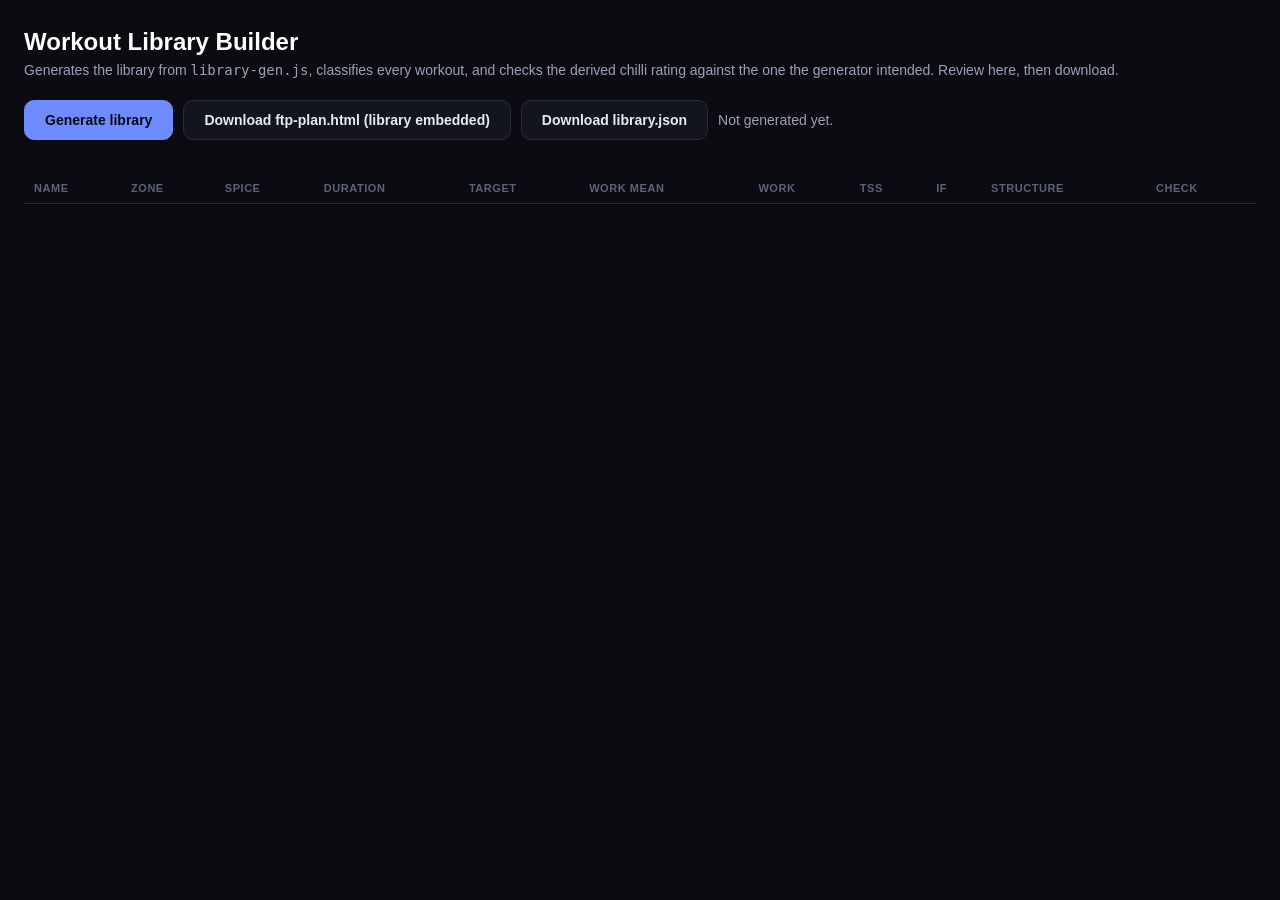
<file: library-builder.html>
<!DOCTYPE html>
<html lang="en">
<head>
<meta charset="UTF-8">
<meta name="viewport" content="width=device-width, initial-scale=1.0">
<title>Workout Library Builder</title>
<style>
  :root{
    --bg:#0A0C11; --bg-elev:#12151D; --bg-card:#161A24; --border:#252B3A; --border-soft:#1D2230;
    --text:#E8EAF2; --text-dim:#9BA1B8; --text-faint:#5C6278; --accent:#6E8BFF; --ok:#5FE39A; --warn:#F2B84A;
    --mono: ui-monospace, "Cascadia Mono", Consolas, monospace;
    --sans: -apple-system, "Segoe UI", Arial, sans-serif;
    --c-recovery:#454C60; --c-endurance:#5B8DEF; --c-tempo:#49B4B0; --c-sweetspot:#E8B24D;
    --c-threshold:#F2764A; --c-vo2:#C77DFF; --c-anaerobic:#FF5D75;
  }
  *{box-sizing:border-box;}
  body{margin:0;background:var(--bg);color:var(--text);font-family:var(--sans);padding:28px 24px 80px;}
  h1{font-size:24px;margin:0 0 6px;color:#fff;}
  .sub{color:var(--text-dim);font-size:14px;margin:0 0 22px;}
  .bar{display:flex;gap:10px;flex-wrap:wrap;align-items:center;margin-bottom:22px;}
  button{
    font-family:inherit;font-size:14px;font-weight:650;padding:11px 20px;border-radius:10px;
    border:1px solid var(--border);background:var(--bg-elev);color:var(--text);cursor:pointer;
  }
  button.primary{background:var(--accent);border-color:var(--accent);color:#0A0C11;}
  button:hover{filter:brightness(1.1);}
  .stats{display:flex;gap:10px;flex-wrap:wrap;margin-bottom:20px;}
  .stat{background:var(--bg-card);border:1px solid var(--border);border-radius:10px;padding:11px 16px;font-size:13px;}
  .stat b{font-family:var(--mono);color:#fff;font-size:16px;display:block;margin-top:3px;}
  .warnbox{
    background:rgba(242,184,74,0.08);border:1px solid rgba(242,184,74,0.32);border-radius:10px;
    padding:12px 15px;font-size:13px;color:var(--warn);margin-bottom:20px;
  }
  .okbox{
    background:rgba(95,227,154,0.08);border:1px solid rgba(95,227,154,0.32);border-radius:10px;
    padding:12px 15px;font-size:13px;color:var(--ok);margin-bottom:20px;
  }
  table{width:100%;border-collapse:collapse;font-size:13px;}
  th{
    text-align:left;color:var(--text-faint);font-size:11px;text-transform:uppercase;letter-spacing:0.05em;
    padding:0 10px 9px;border-bottom:1px solid var(--border);position:sticky;top:0;background:var(--bg);
  }
  td{padding:9px 10px;border-bottom:1px solid var(--border-soft);vertical-align:middle;}
  tr:hover td{background:var(--bg-elev);}
  .wname{font-weight:700;color:#fff;font-size:14.5px;}
  .wshort{color:var(--text-dim);font-size:12.5px;margin-top:2px;}
  .zpill{
    display:inline-block;font-size:11px;font-weight:700;padding:3px 9px;border-radius:20px;
    font-family:var(--mono);letter-spacing:0.02em;
  }
  .num{font-family:var(--mono);color:var(--text);}
  .chillies{display:flex;gap:2px;align-items:center;}
  .chilli{width:17px;height:17px;flex:none;}
  .mismatch{color:var(--warn);font-family:var(--mono);font-size:12px;}
</style>
</head>
<body>

<h1>Workout Library Builder</h1>
<p class="sub">Generates the library from <span style="font-family:var(--mono)">library-gen.js</span>, classifies every
workout, and checks the derived chilli rating against the one the generator intended. Review here, then download.</p>

<div class="bar">
  <button class="primary" id="genBtn">Generate library</button>
  <button id="dlAppBtn">Download ftp-plan.html (library embedded)</button>
  <button id="dlBtn">Download library.json</button>
  <span class="sub" style="margin:0" id="status">Not generated yet.</span>
</div>

<div class="stats" id="stats"></div>
<div id="check"></div>
<table id="tbl"><thead><tr>
  <th>Name</th><th>Zone</th><th>Spice</th><th>Duration</th><th>Target</th>
  <th>Work&nbsp;mean</th><th>Work</th><th>TSS</th><th>IF</th><th>Structure</th><th>Check</th>
</tr></thead><tbody id="rows"></tbody></table>

<script src="library-gen.js"></script>
<script>
(function(){
  "use strict";
  var lib = null;

  // Chilli glyph. Inline SVG rather than emoji so it can be greyed out for
  // unfilled levels and coloured to match the heat.
  // Broad at the stem, tapering to a point. An earlier version used two
  // curves of constant width, which renders as a crescent, not a chilli.
  function chilliSvg(colour, stem){
    return '<svg class="chilli" viewBox="0 0 24 24" fill="none" aria-hidden="true">' +
      '<path d="M11.4 6.4C10.7 4.5 11.8 2.6 13.9 2.4" stroke="' + (stem || '#5FE39A') +
        '" stroke-width="1.9" stroke-linecap="round"/>' +
      '<path d="M11.2 6C15.8 4.6 19.6 7.2 20.2 11.6C20.9 16.8 15.6 21.6 9 22.6' +
        'C7.6 22.8 7 21.3 8.1 20.6C11.4 18.4 12.8 14.8 12.4 11C12.2 8.8 12 7 11.2 6Z" ' +
        'fill="' + colour + '"/></svg>';
  }
  var HEAT = ['#8FD14F','#D7D14F','#F2B84A','#F2764A','#FF3B30'];

  function chillies(n){
    var out = '<span class="chillies" title="' + n + ' of 5">';
    for(var i = 1; i <= 5; i++){
      out += i <= n ? chilliSvg(HEAT[n-1]) : chilliSvg('#5C6278', '#5C6278');
    }
    return out + '</span>';
  }

  function zonePill(z, label){
    return '<span class="zpill" style="background:var(--c-' + z + ');color:#0A0C11">' + label + '</span>';
  }

  function render(){
    var Z = LibraryGen.ZONES;
    document.getElementById('status').textContent = lib.count + ' workouts generated.';

    var byZone = {}, byDur = {};
    lib.workouts.forEach(function(w){
      byZone[w.zone] = (byZone[w.zone] || 0) + 1;
      byDur[w.durationMin] = (byDur[w.durationMin] || 0) + 1;
    });
    var stats = [['Workouts', lib.count]];
    Object.keys(byZone).forEach(function(z){ stats.push([Z[z].label, byZone[z]]); });
    document.getElementById('stats').innerHTML = stats.map(function(s){
      return '<div class="stat">' + s[0] + '<b>' + s[1] + '</b></div>';
    }).join('');

    var short = lib.nameShortfall || {};
    var shortKeys = Object.keys(short);
    var shortHtml = shortKeys.length
      ? '<div class="warnbox"><b>Name pool exhausted</b> — ' +
        shortKeys.map(function(z){ return short[z] + ' ' + z + ' workout(s)'; }).join(', ') +
        ' were dropped because there were no names left. Recipes are processed in order, so the ones added most recently are starved first. Add more entries to NAMES in library-gen.js.</div>'
      : '';

    var sd = lib.snapDropped || [];
    var snapHtml = sd.length
      ? '<div class="warnbox"><b>' + sd.length + ' dropped at duration snap</b> — the structure overshot its slot by more than the cool-down could absorb. ' +
        'First few: ' + sd.slice(0,8).map(function(d){ return d.zone + ' s' + d.spice + ' ' + d.duration + 'min ' + d.structure + (d.over ? ' (+' + d.over + 'min)' : ''); }).join('; ') +
        '. Usually a recipe’s budget maths not counting its own recoveries.</div>'
      : '';

    var m = lib.mismatches;
    document.getElementById('check').innerHTML = shortHtml + snapHtml + (m.length === 0
      ? '<div class="okbox">Cross-check passed: the classifier independently derived the intended chilli rating for all ' +
        lib.count + ' workouts.</div>'
      : '<div class="warnbox"><b>' + m.length + ' of ' + lib.count +
        ' disagree</b> between intended and derived spice — first 12: ' +
        m.slice(0,12).map(function(x){ return x.name + ' (' + x.zone + ' ' + x.pct + '%: meant ' +
          x.intended + ', got ' + x.derived + ')'; }).join('; ') + '</div>');

    document.getElementById('rows').innerHTML = lib.workouts.map(function(w){
      var tiz = Object.keys(w.timeInZone).map(function(k){ return k.slice(0,4) + ' ' + w.timeInZone[k]; }).join(', ');
      return '<tr>' +
        '<td><div class="wname">' + w.name + '</div><div class="wshort">' + w.short + '</div></td>' +
        '<td>' + zonePill(w.zone, Z[w.zone].label) + '</td>' +
        '<td>' + chillies(w.spice) + '</td>' +
        '<td class="num">' + w.durationMin + ' min</td>' +
        '<td class="num">' + w.targetPct + '%</td>' +
        '<td class="num">' + w.workMeanPct + '%</td>' +
        '<td class="num">' + w.workMin + ' min</td>' +
        '<td class="num">' + w.tss + '</td>' +
        '<td class="num">' + w.if.toFixed(2) + '</td>' +
        '<td class="wshort">' + w.structure + '</td>' +
        '<td>' + (w.derivedSpice === w.spice ? '<span style="color:var(--ok)">ok</span>'
                : '<span class="mismatch">got ' + w.derivedSpice + '</span>') + '</td>' +
      '</tr>';
    }).join('');
  }

  document.getElementById('genBtn').addEventListener('click', function(){
    lib = LibraryGen.generate();
    window.__lib = lib;
    render();
  });

  function download(text, filename, mime){
    var blob = new Blob([text], {type:mime});
    var url = URL.createObjectURL(blob);
    var a = document.createElement('a');
    a.href = url; a.download = filename;
    document.body.appendChild(a); a.click(); document.body.removeChild(a);
    setTimeout(function(){ URL.revokeObjectURL(url); }, 1000);
  }

  document.getElementById('dlBtn').addEventListener('click', function(){
    if(!lib){ alert('Generate first.'); return; }
    download(JSON.stringify(lib, null, 1), 'library.json', 'application/json');
  });

  // Rewrites the <script id="libraryData"> block inside ftp-plan.html and hands
  // back a complete app file, so regenerating stays one click rather than a
  // copy-paste into a 400 KB document.
  document.getElementById('dlAppBtn').addEventListener('click', async function(){
    if(!lib){ alert('Generate first.'); return; }
    var status = document.getElementById('status');
    try{
      // The app is ftp-plan.html in the local folder and index.html in the
      // GitHub Pages copy; take whichever is beside this file.
      var appName = 'ftp-plan.html';
      var res = await fetch(appName, {cache:'no-store'});
      if(!res.ok){ appName = 'index.html'; res = await fetch(appName, {cache:'no-store'}); }
      if(!res.ok) throw new Error('HTTP ' + res.status);
      var html = await res.text();

      var open = '<script id="libraryData" type="application/json">';
      var i = html.indexOf(open);
      if(i < 0) throw new Error('libraryData block not found in ftp-plan.html');
      var j = html.indexOf('<\/script>', i);
      if(j < 0) throw new Error('unterminated libraryData block');

      // Escape < so the JSON can never terminate the script element early.
      var json = JSON.stringify(lib).replace(/</g, '\\u003c');
      var out = html.slice(0, i + open.length) + json + html.slice(j);

      download(out, appName, 'text/html');
      status.textContent = 'Built ' + appName + ' with ' + lib.count + ' workouts embedded (' +
        Math.round(out.length / 1024) + ' KB). Save it over the existing file.';
    }catch(e){
      status.textContent = 'Could not build the app file: ' + e.message +
        ' — open this page through start.bat (http://localhost:8777) or the hosted site, not as a local file.';
    }
  });
})();
</script>
</body>
</html>
</file>
